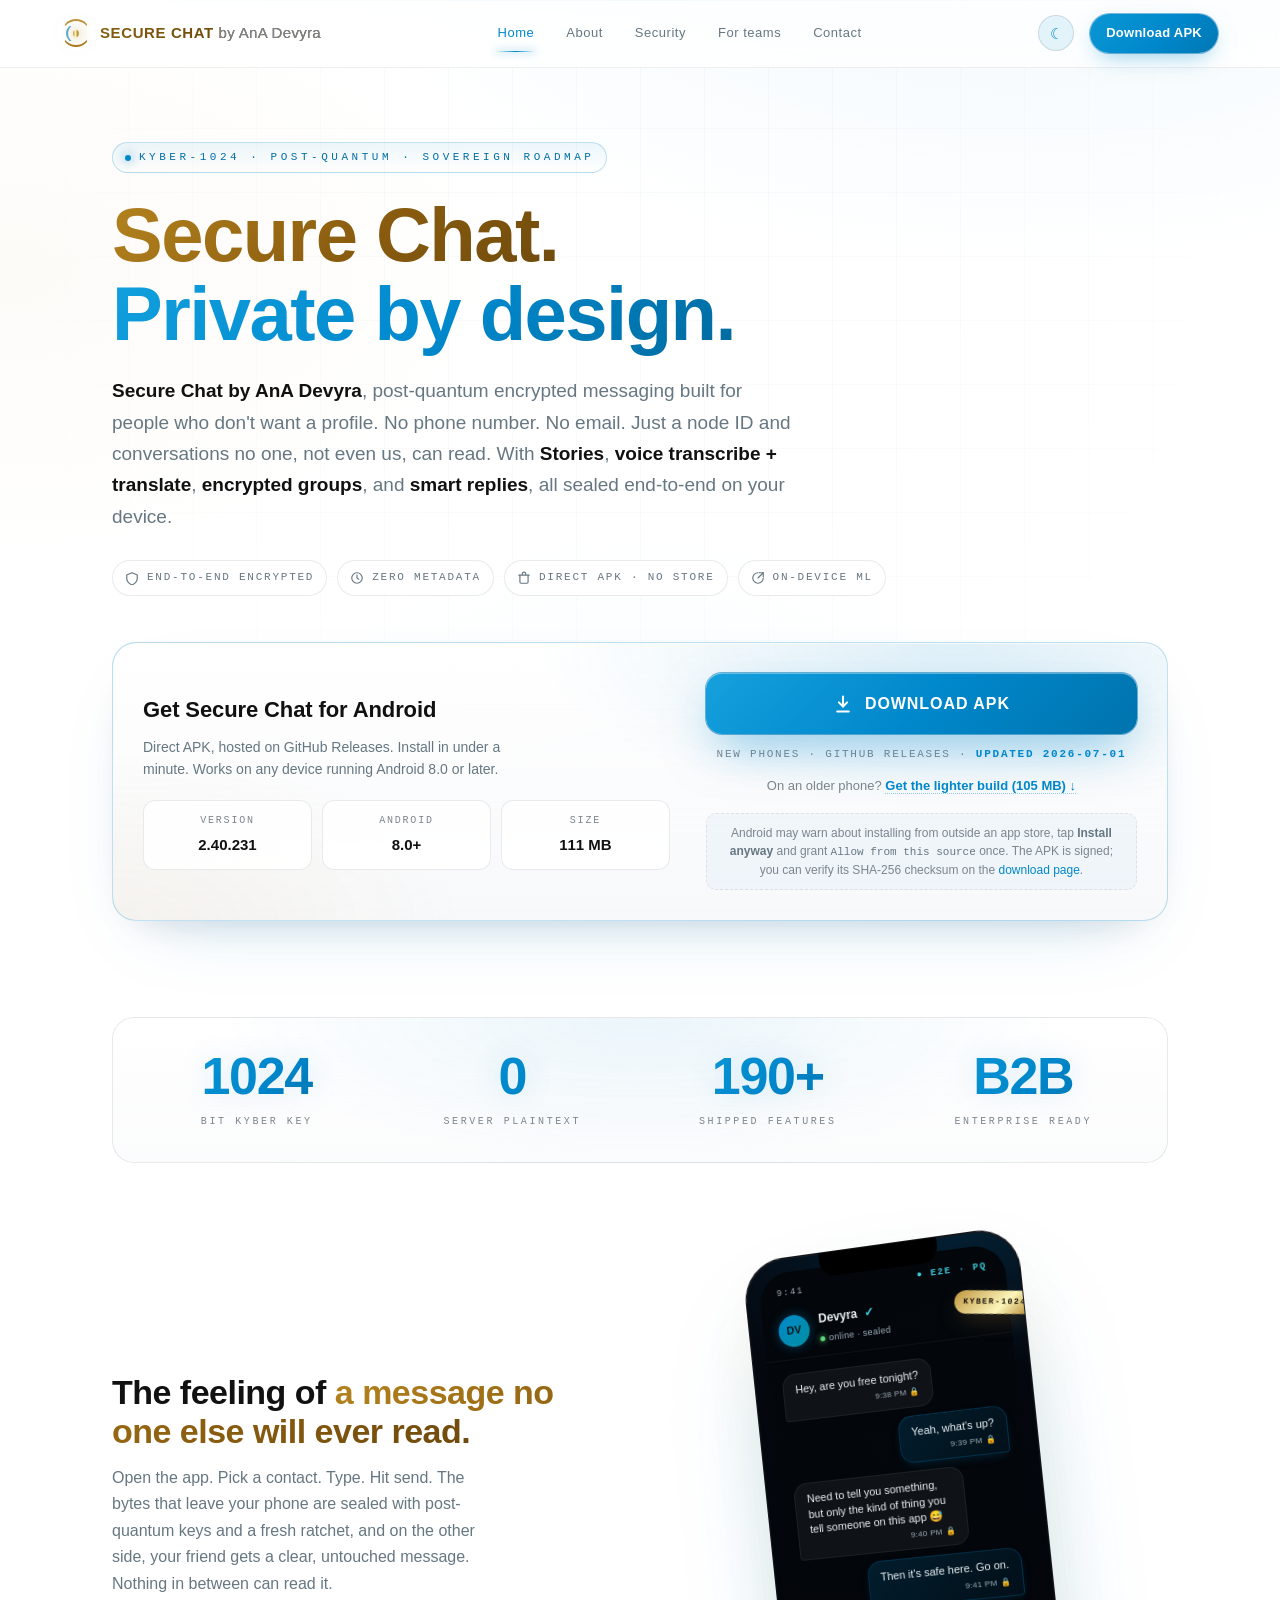
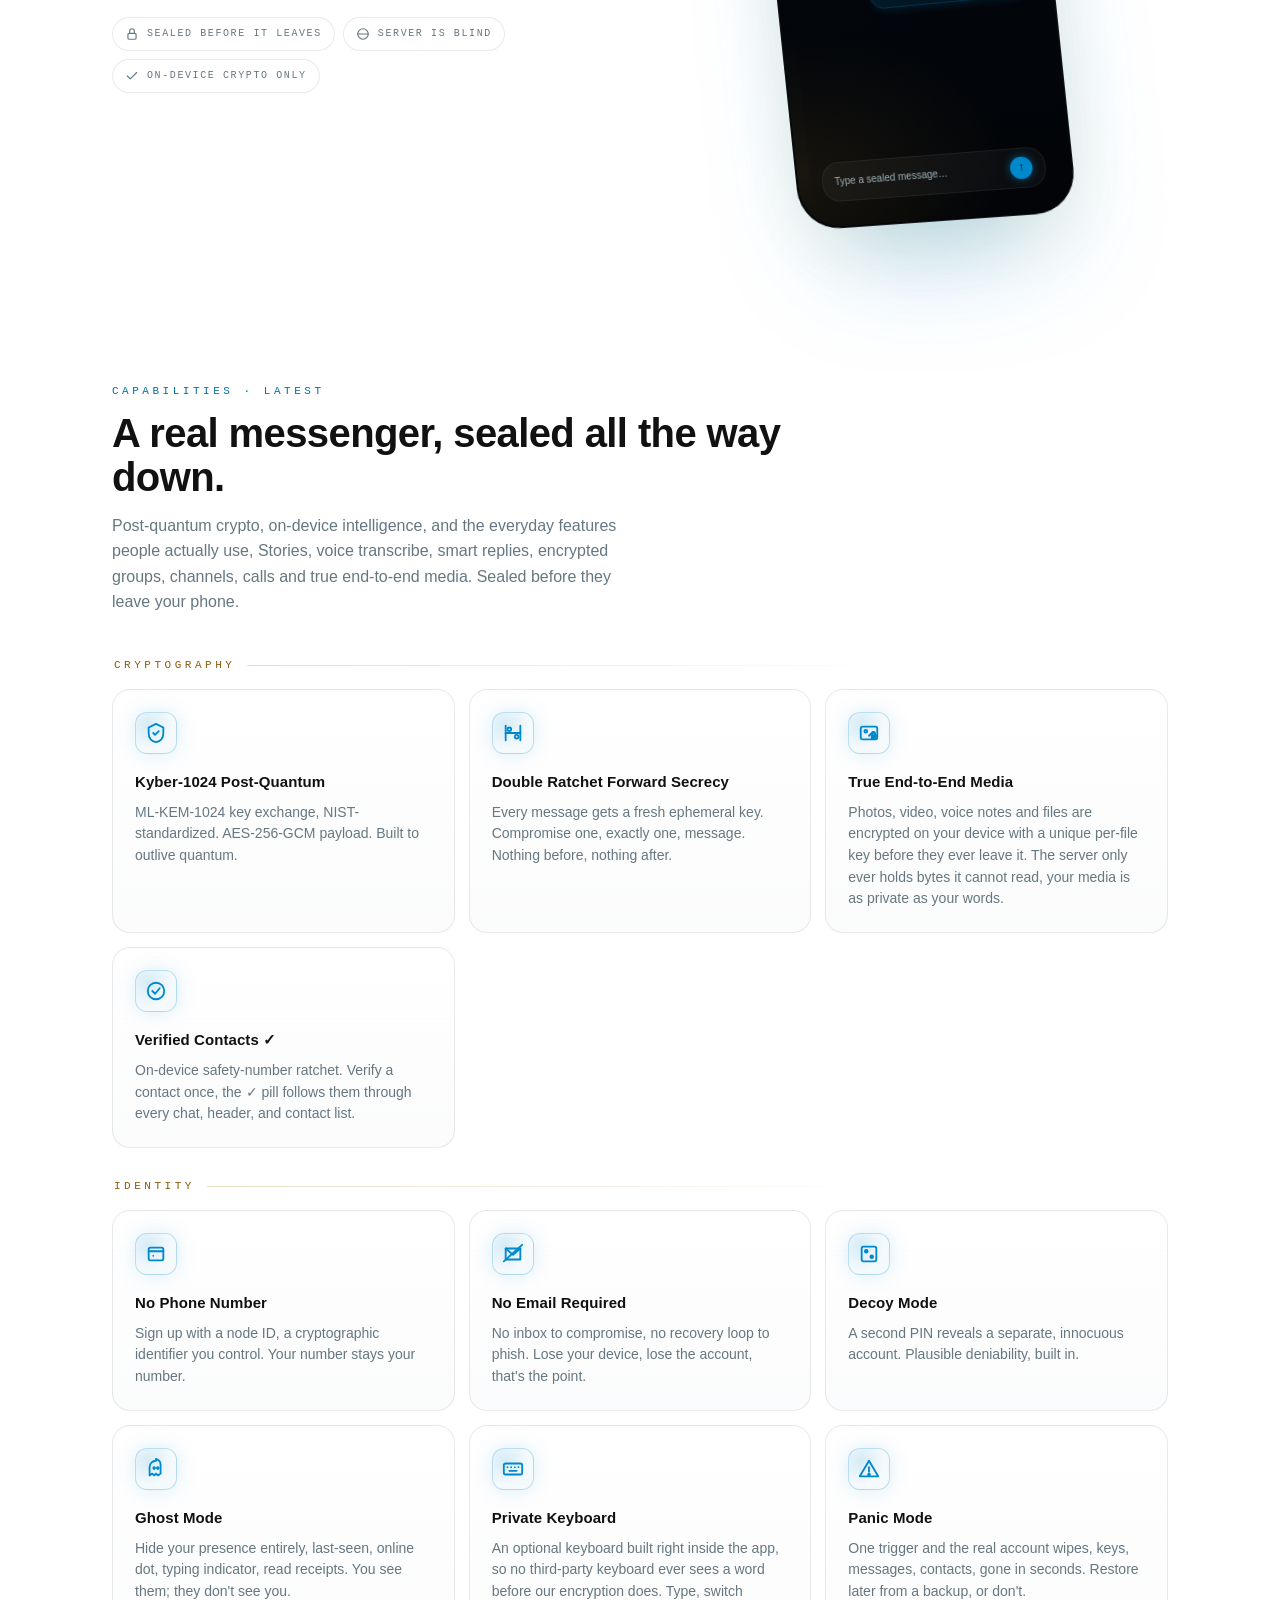
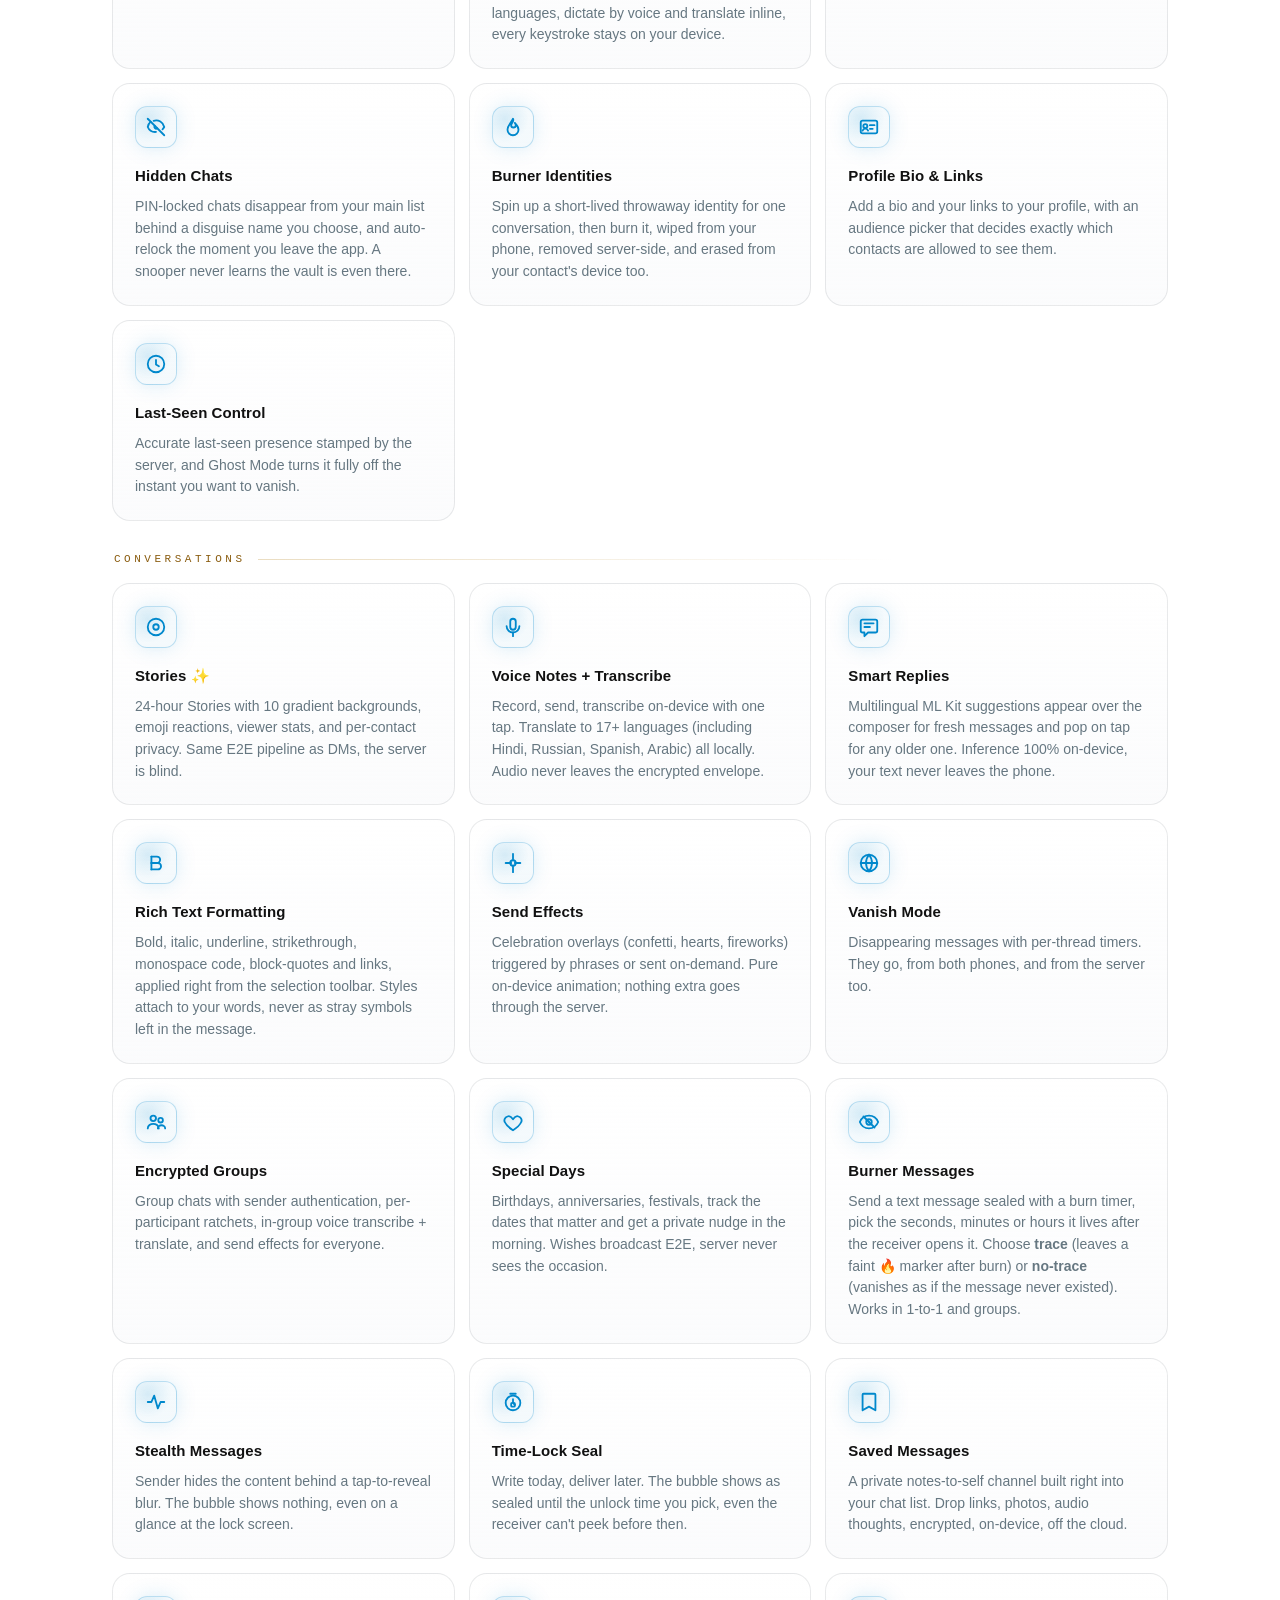
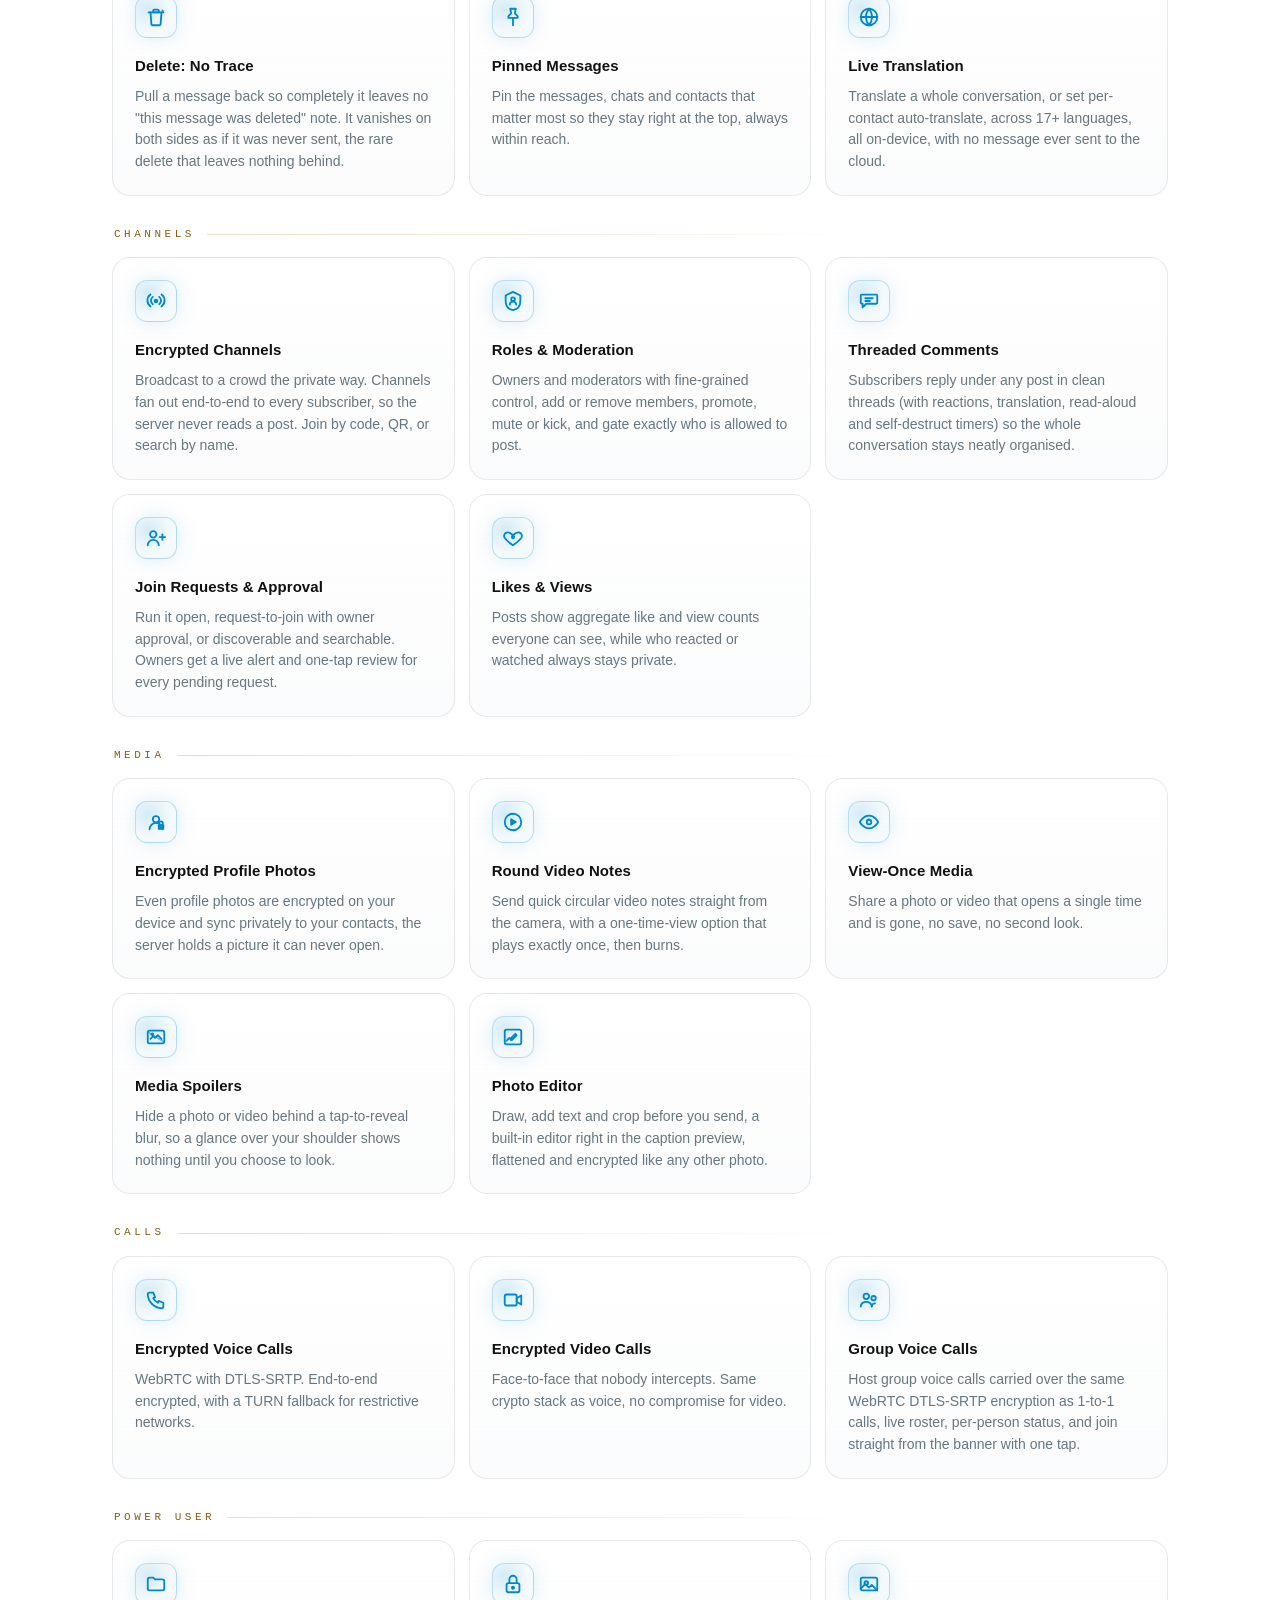
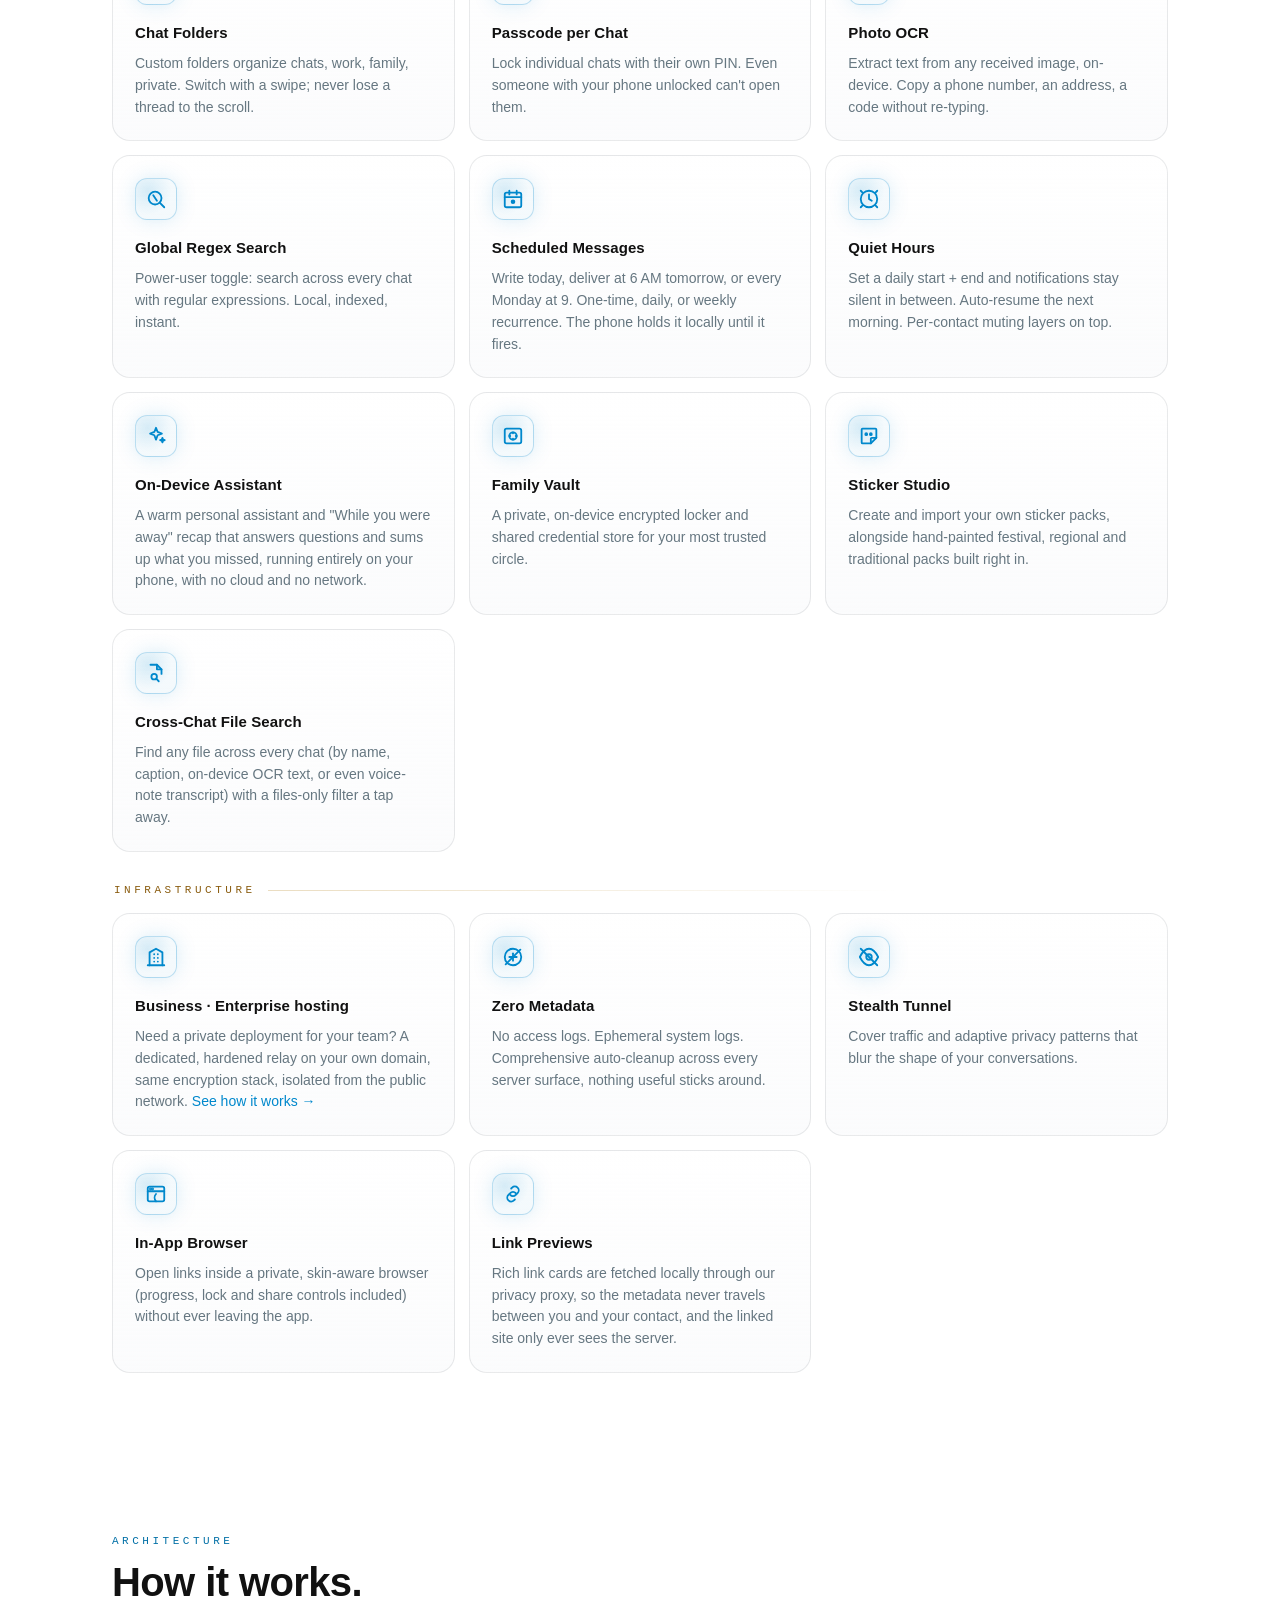
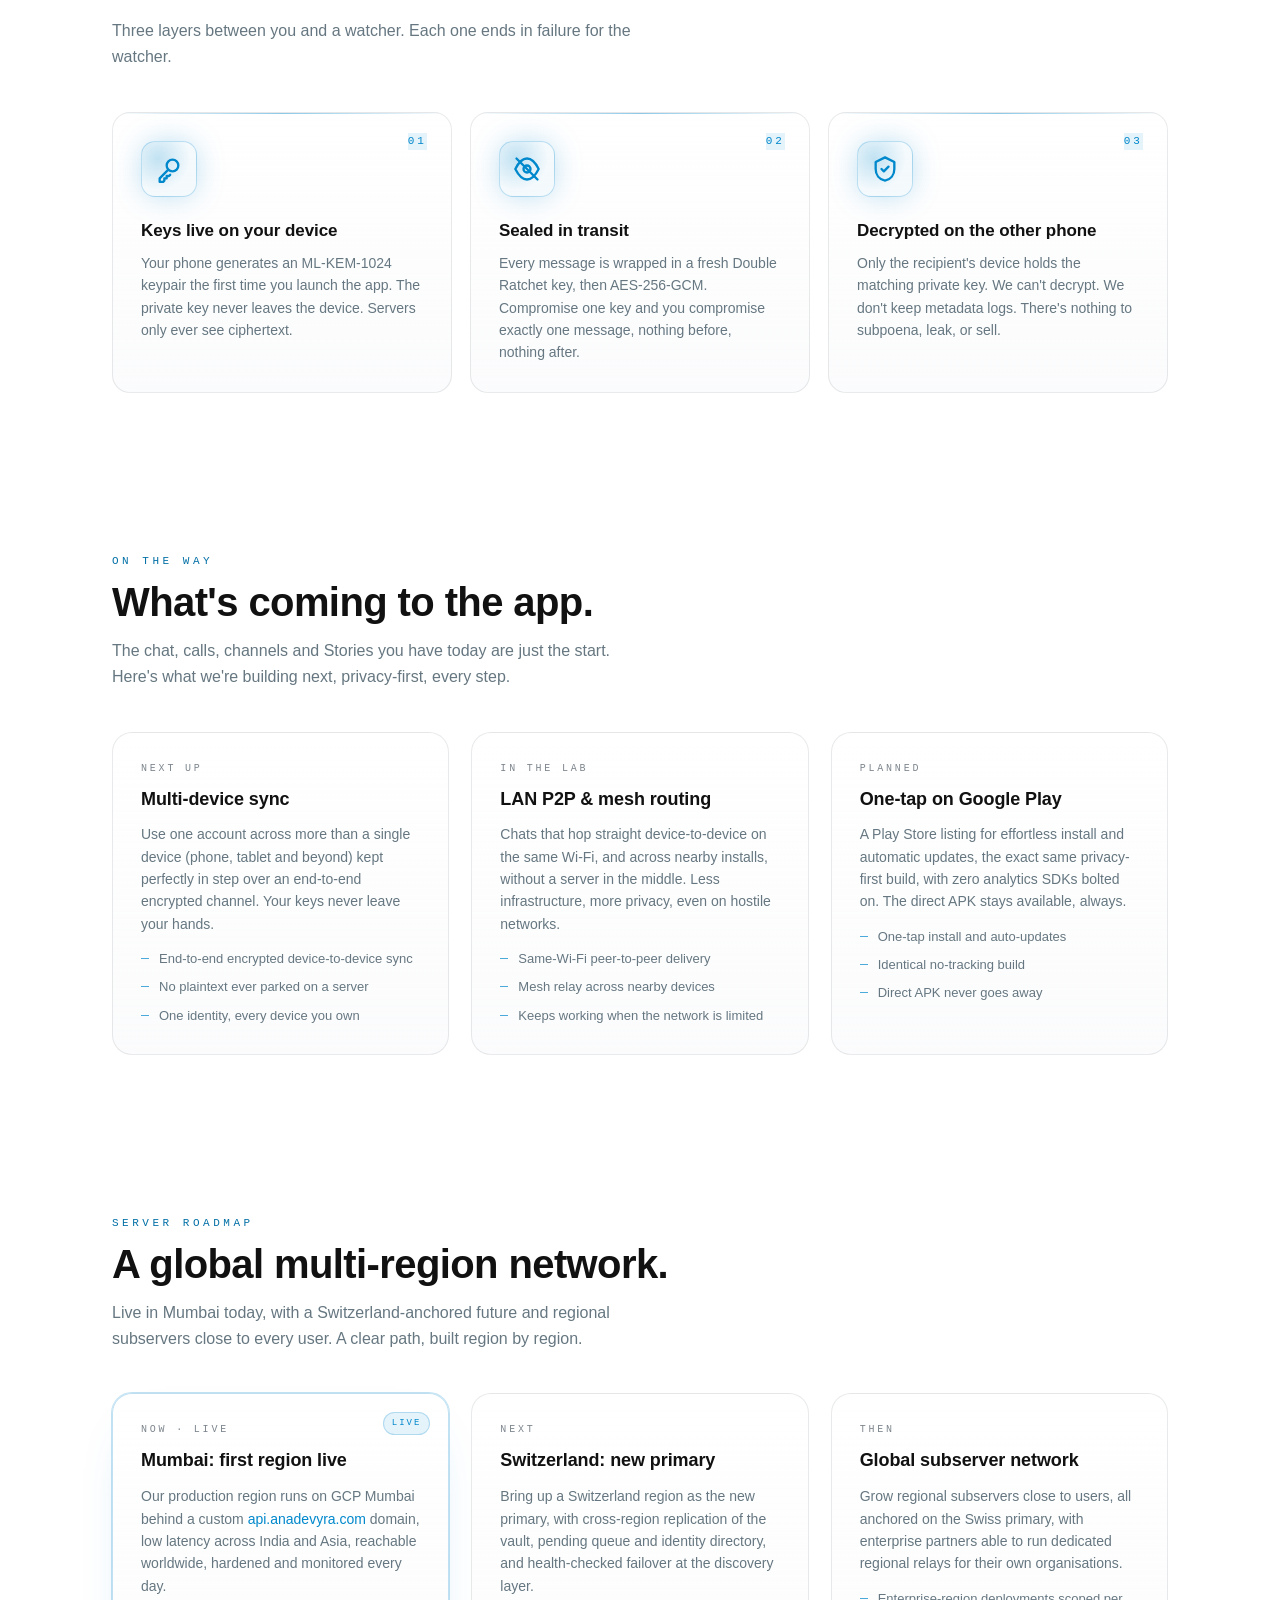
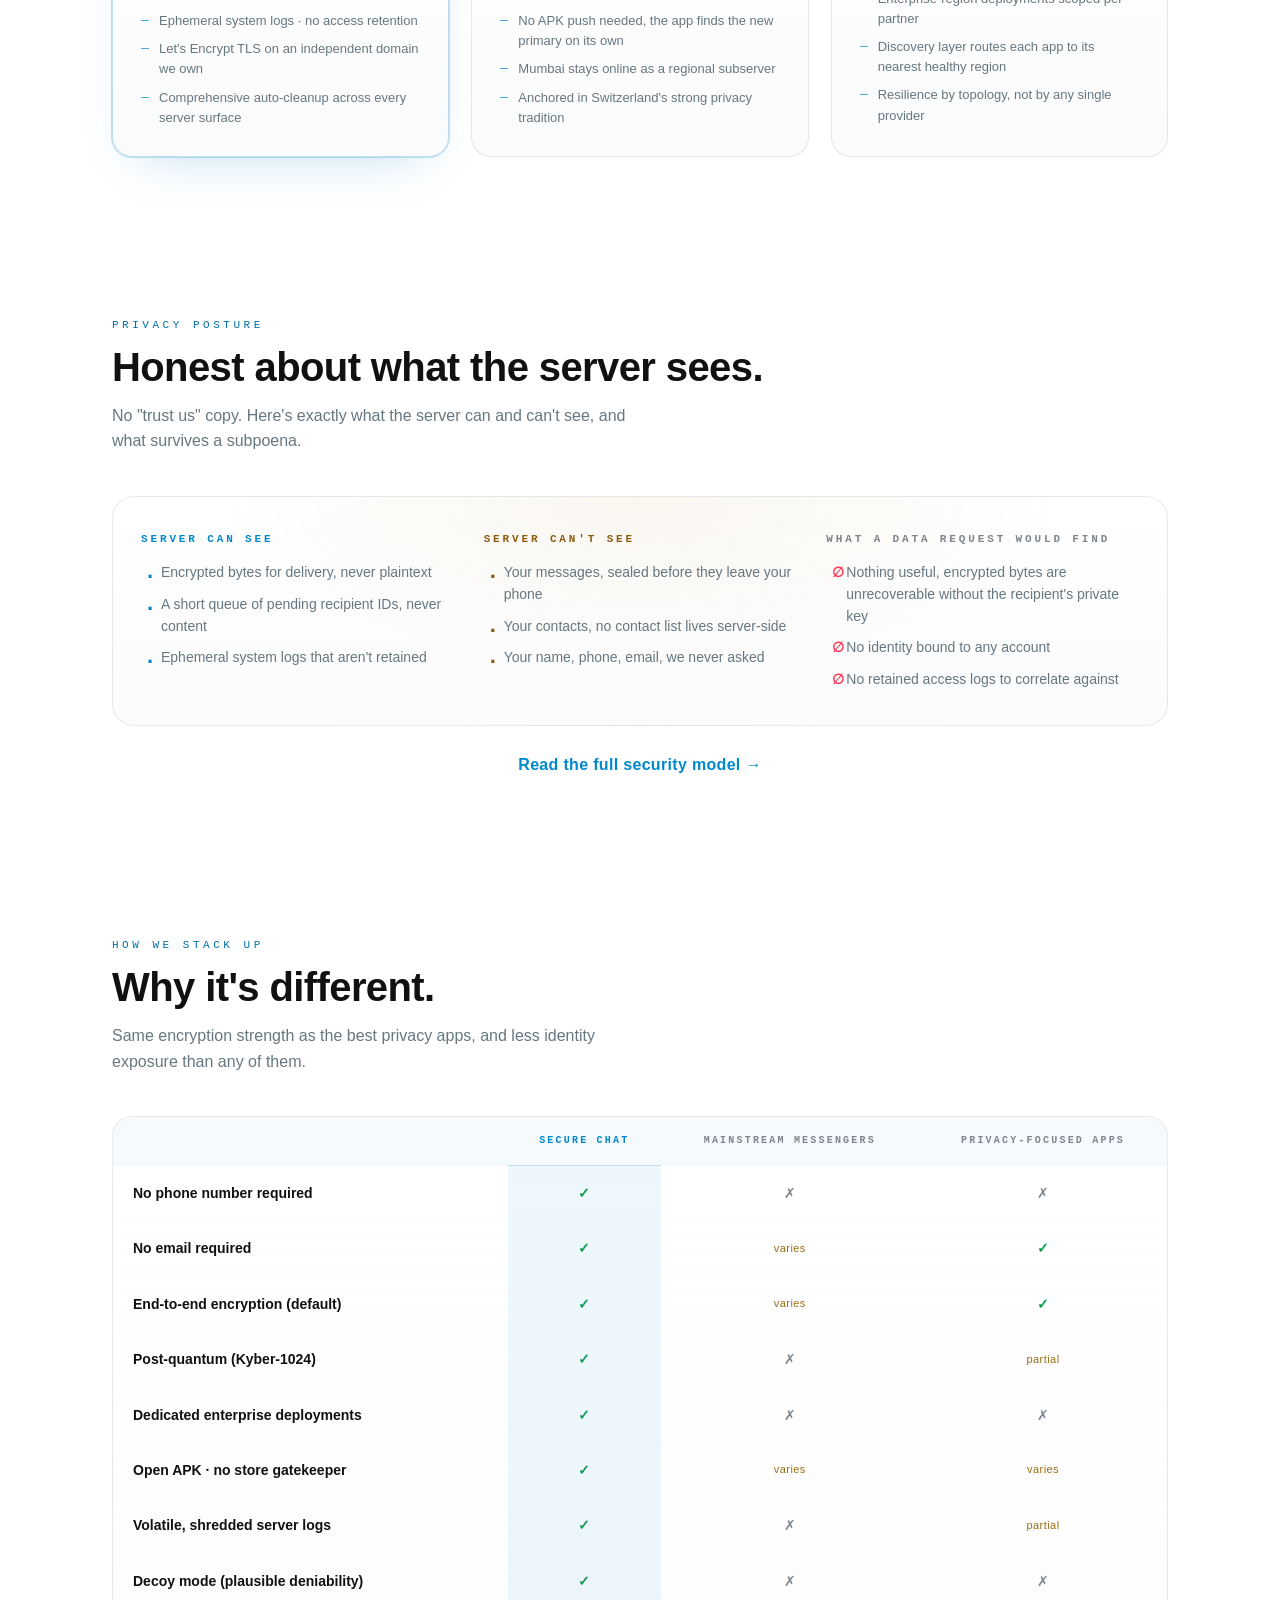
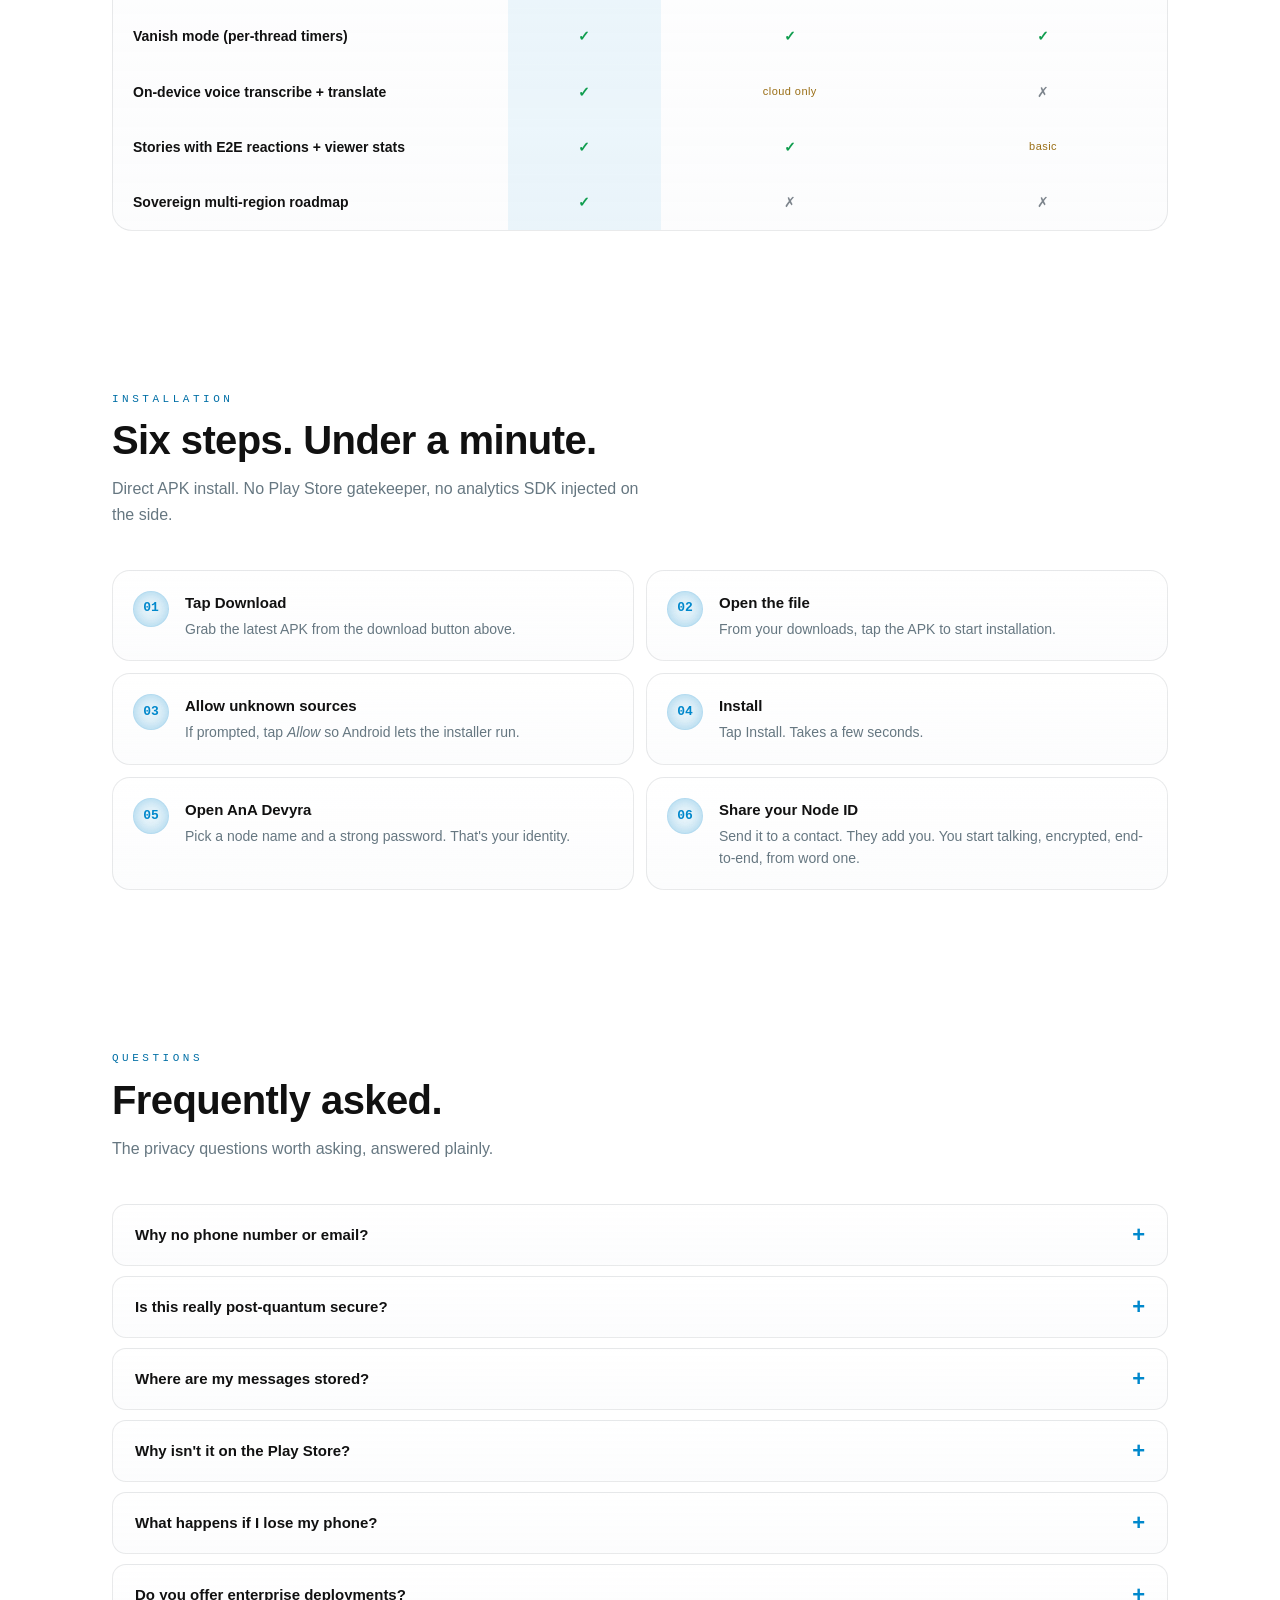
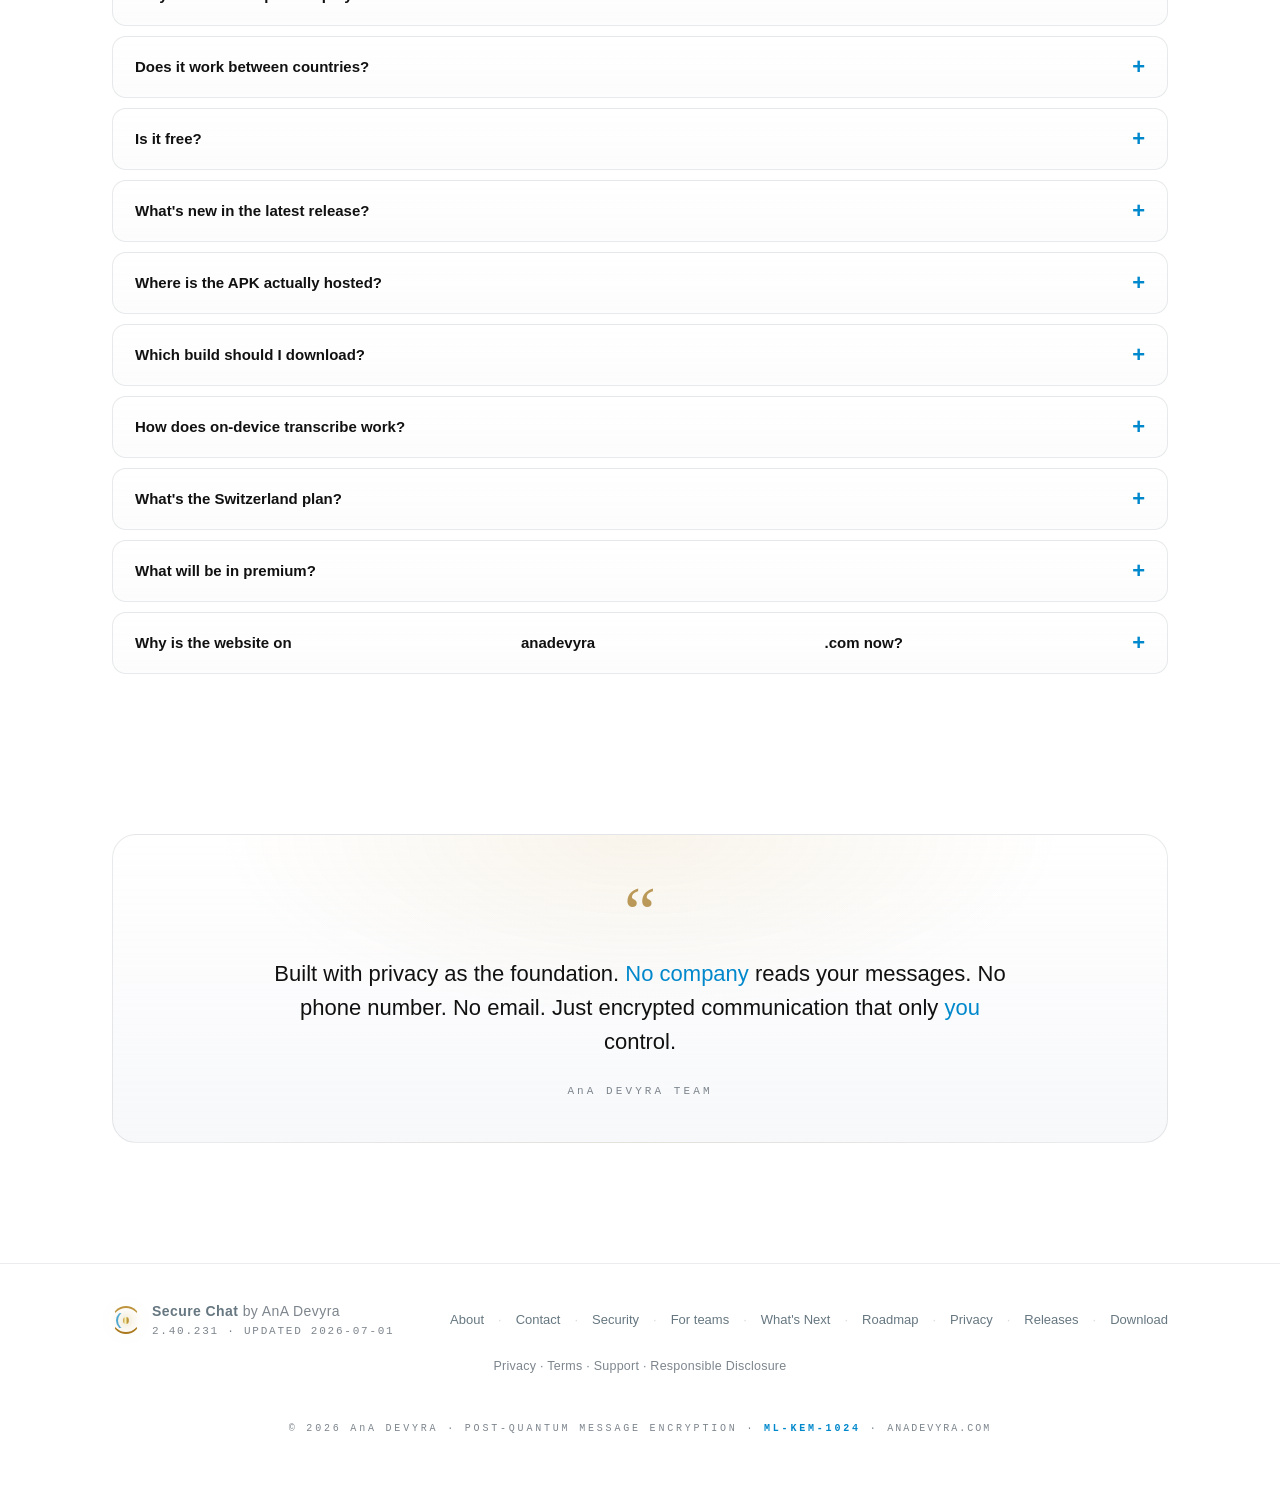
<file: index.html>
<!doctype html>
<html lang="en">
<head>
<meta charset="utf-8">
<meta name="viewport" content="width=device-width,initial-scale=1,viewport-fit=cover">
<meta name="theme-color" content="#FFFFFF">
<meta http-equiv="cache-control" content="no-cache, must-revalidate">
<meta http-equiv="pragma" content="no-cache">
<script>(()=>{try{var t=localStorage.getItem('theme');var dark=(t==='cyber');if(!dark)document.documentElement.setAttribute('data-theme','clarity');var m=document.querySelector('meta[name=theme-color]');if(m)m.setAttribute('content',dark?'#010204':'#FFFFFF');}catch(e){}})();</script>
<meta name="description" content="Secure Chat by AnA Devyra, post-quantum encrypted messaging. Encrypted groups, channels, calls, Stories, voice transcribe, smart replies, and true end-to-end media. No phone, no email. Dedicated enterprise deployments on request.">
<meta property="og:title" content="Secure Chat by AnA Devyra: Post-Quantum Encrypted Messaging">
<meta property="og:description" content="Post-quantum encrypted messaging (ML-KEM-1024). Encrypted groups, channels, Stories, voice transcribe, end-to-end media, and WebRTC-secured calls. No phone. No email. Sovereign Swiss roadmap.">
<meta property="og:type" content="website">
<meta property="og:url" content="https://anadevyra.com">
<meta property="og:image" content="https://anadevyra.com/og-image.png">
<meta property="og:image:width" content="1200">
<meta property="og:image:height" content="630">
<meta property="og:image:alt" content="Secure Chat by AnA Devyra: Post-Quantum Encrypted Messaging">
<meta name="twitter:card" content="summary_large_image">
<meta name="twitter:title" content="Secure Chat by AnA Devyra">
<meta name="twitter:description" content="Post-quantum encrypted messaging. No phone. No email. Just privacy.">
<meta name="twitter:image" content="https://anadevyra.com/og-image.png">
<link rel="canonical" href="https://anadevyra.com/">
<title>Secure Chat by AnA Devyra: Post-Quantum Encrypted Messaging</title>
<link rel="icon" type="image/svg+xml" href="data:image/svg+xml;utf8,<svg xmlns='http://www.w3.org/2000/svg' viewBox='0 0 64 64'><circle cx='32' cy='32' r='28' fill='%23010204'/><path d='M32 6 a26 26 0 0 1 0 52' fill='none' stroke='%23BF953F' stroke-width='4' stroke-linecap='round'/><path d='M32 58 a26 26 0 0 1 0 -52' fill='none' stroke='%23AA771C' stroke-width='4' stroke-linecap='round' opacity='.7'/><path d='M14 32 a18 18 0 0 1 18 -18' fill='none' stroke='%2300f2ff' stroke-width='3' stroke-linecap='round'/><path d='M50 32 a14 14 0 0 1 -14 14' fill='none' stroke='white' stroke-width='2.5' stroke-linecap='round'/><circle cx='32' cy='32' r='7' fill='%23FCF6BA'/><circle cx='32' cy='32' r='7' fill='url(%23gold-grad)'/><defs><radialGradient id='gold-grad' cx='40%25' cy='40%25'><stop offset='0' stop-color='%23FCF6BA'/><stop offset='1' stop-color='%23AA771C'/></radialGradient></defs></svg>">
<link rel="stylesheet" href="/assets/style.css?v=240179d">
</head>
<body>

<div class="bg-layer"></div>
<div class="grid-layer"></div>
<div class="scan-line"></div>

<!-- ─── shared animated aura-ring brand logo symbol ─── -->
<svg width="0" height="0" style="position:absolute" aria-hidden="true">
  <defs>
    <linearGradient id="gC" x1="0" y1="0" x2="0" y2="1">
      <stop offset="0" stop-color="#a8fbff"/>
      <stop offset="1" stop-color="#0290a0"/>
    </linearGradient>
    <linearGradient id="gG" x1="0" y1="0" x2="0" y2="1">
      <stop offset="0" stop-color="#FCF6BA"/>
      <stop offset="1" stop-color="#AA771C"/>
    </linearGradient>
    <radialGradient id="gGlow" cx="50%" cy="50%" r="50%">
      <stop offset="0" stop-color="#00f2ff" stop-opacity=".35"/>
      <stop offset="1" stop-color="#00f2ff" stop-opacity="0"/>
    </radialGradient>
  </defs>
  <symbol id="aura-logo" viewBox="0 0 200 200">
    <!-- central radial glow -->
    <circle cx="100" cy="100" r="80" fill="url(#gGlow)"/>
    <!-- aura rings (animated pulse, staggered) -->
    <circle class="aura-ring"     cx="100" cy="100" r="90" fill="none" stroke="#00f2ff" stroke-width="1" opacity=".35"/>
    <circle class="aura-ring aura-r2" cx="100" cy="100" r="78" fill="none" stroke="#00f2ff" stroke-width="1.2" opacity=".5"/>
    <circle class="aura-ring aura-r3" cx="100" cy="100" r="66" fill="none" stroke="#BF953F" stroke-width="1.2" opacity=".55"/>
    <circle class="aura-ring aura-r4" cx="100" cy="100" r="56" fill="none" stroke="#a8fbff" stroke-width="1.4" opacity=".7"/>
    <!-- HUD tick marks (slowly rotating) -->
    <g class="aura-ticks" stroke="#00f2ff" stroke-width="1.4" stroke-linecap="round">
      <line x1="100" y1="6"  x2="100" y2="14"/>
      <line x1="100" y1="186" x2="100" y2="194"/>
      <line x1="6"   y1="100" x2="14"  y2="100"/>
      <line x1="186" y1="100" x2="194" y2="100"/>
      <line x1="32"  y1="32"  x2="38"  y2="38" opacity=".7"/>
      <line x1="168" y1="32"  x2="162" y2="38" opacity=".7"/>
      <line x1="32"  y1="168" x2="38"  y2="162" opacity=".7"/>
      <line x1="168" y1="168" x2="162" y2="162" opacity=".7"/>
    </g>
    <!-- lock body -->
    <rect x="62" y="95" width="76" height="60" rx="8" fill="url(#gC)" stroke="#a8fbff" stroke-width="1.5"/>
    <!-- lock body highlight -->
    <rect x="65" y="98" width="70" height="6" rx="3" fill="#a8fbff" opacity=".5"/>
    <!-- shackle (gold U) -->
    <path d="M75 95 V80 a25 25 0 0 1 50 0 V95"
          fill="none" stroke="url(#gG)" stroke-width="7" stroke-linecap="round"/>
    <path d="M75 95 V80 a25 25 0 0 1 50 0 V95"
          fill="none" stroke="#FCF6BA" stroke-width="1.5" stroke-linecap="round" opacity=".7"/>
    <!-- keyhole -->
    <circle cx="100" cy="120" r="4.5" fill="#020a12"/>
    <rect x="98" y="122" width="4" height="10" rx="2" fill="#020a12"/>
    <circle class="aura-spark" cx="100" cy="120" r="2" fill="#FCF6BA"/>
  </symbol>
</svg>

<!-- ─── NAV ─── -->
<nav class="nav">
  <div class="nav-inner">
    <a href="/" class="brand">
      <div class="brand-lock aura-orb" aria-hidden="true"><div class="ring r1"></div><div class="ring r2"></div><div class="ring r3"></div><div class="core"></div></div>
      <span class="brand-name">SECURE CHAT <span class="brand-sub">by <span class="bn">AnA</span> Devyra</span></span>
    </a>
    <div class="nav-links">
      <a href="/" class="nav-link active">Home</a>
      <a href="/about/" class="nav-link">About</a>
      <a href="/security/" class="nav-link">Security</a>
      <a href="/business/" class="nav-link">For teams</a>
      <a href="/contact/" class="nav-link">Contact</a>
    </div>
    <button id="theme-toggle" class="theme-toggle" aria-label="Toggle theme" title="Toggle theme">☀</button>
    <a href="/download/" id="nav-cta" class="nav-cta">Download APK</a>
  </div>
</nav>

<!-- ─── HERO ─── -->
<header class="hero">
  <div class="wrap">
    <span class="eyebrow"><span class="dot"></span>Kyber-1024 · Post-Quantum · Sovereign Roadmap</span>
    <h1 class="h1">
      <span class="h1-gold">Secure Chat.</span><br>
      <span class="h1-cyan">Private by design.</span>
    </h1>
    <p class="lede">
      <strong>Secure Chat by <span class="bn">AnA</span> Devyra</strong>, post-quantum encrypted
      messaging built for people who don't want a profile. No phone number. No email. Just a node
      ID and conversations no one, not even us, can read. With <strong>Stories</strong>,
      <strong>voice transcribe + translate</strong>, <strong>encrypted groups</strong>, and
      <strong>smart replies</strong>, all sealed end-to-end on your device.
    </p>

    <div class="meta-row">
      <span class="chip">
        <svg viewBox="0 0 24 24" fill="none" stroke="currentColor" stroke-width="2" stroke-linecap="round" stroke-linejoin="round"><path d="M12 3l9 4v6c0 5-3.5 8.5-9 11C6.5 21.5 3 18 3 13V7l9-4z"/></svg>
        End-to-end encrypted
      </span>
      <span class="chip">
        <svg viewBox="0 0 24 24" fill="none" stroke="currentColor" stroke-width="2" stroke-linecap="round" stroke-linejoin="round"><circle cx="12" cy="12" r="9"/><path d="M12 7v5l3 2"/></svg>
        Zero metadata
      </span>
      <span class="chip">
        <svg viewBox="0 0 24 24" fill="none" stroke="currentColor" stroke-width="2" stroke-linecap="round" stroke-linejoin="round"><path d="M3 7h18M5 7v12a2 2 0 0 0 2 2h10a2 2 0 0 0 2-2V7M9 7V5a3 3 0 0 1 6 0v2"/></svg>
        Direct APK · no store
      </span>
      <span class="chip">
        <svg viewBox="0 0 24 24" fill="none" stroke="currentColor" stroke-width="2" stroke-linecap="round" stroke-linejoin="round"><path d="M21 12a9 9 0 1 1-9-9"/><path d="M21 3l-9 9"/><path d="M14 3h7v7"/></svg>
        On-device ML
      </span>
    </div>

    <!-- ─── DOWNLOAD CARD ─── -->
    <div class="download" id="download">
      <div class="download-grid">
        <div>
          <div class="dl-title">Get Secure Chat for Android</div>
          <p class="dl-sub">
            Direct APK, hosted on GitHub Releases. Install in under a minute. Works on any device
            running Android 8.0 or later.
          </p>
          <div class="dl-stats">
            <div class="stat"><div class="stat-k">Version</div><div class="stat-v" id="stat-version">2.40.231</div></div>
            <div class="stat"><div class="stat-k">Android</div><div class="stat-v" id="stat-android">8.0+</div></div>
            <div class="stat"><div class="stat-k">Size</div><div class="stat-v" id="stat-size">111 MB</div></div>
          </div>
        </div>
        <div class="dl-cta-wrap">
          <a class="dl-cta" id="dl-cta" href="https://github.com/anadevyra/anadevyra.github.io/releases/latest/download/aura-arm64-v8a-release.apk" rel="noopener">
            <svg viewBox="0 0 24 24" fill="none" stroke="currentColor" stroke-width="2.4" stroke-linecap="round" stroke-linejoin="round" aria-hidden="true"><path d="M12 3v12"/><path d="M7 10l5 5 5-5"/><path d="M5 21h14"/></svg>
            Download APK
          </a>
          <div class="dl-meta">New phones · GitHub Releases · <b id="dl-updated">Updated 2026-06-30</b></div>
          <div class="dl-alt">On an older phone? <a id="dl-alt-link" href="https://github.com/anadevyra/anadevyra.github.io/releases/latest/download/aura-armeabi-v7a-release.apk" rel="noopener">Get the lighter build (<span id="dl-alt-size">105</span> MB) ↓</a></div>
          <div class="dl-note">Android may warn about installing from outside an app store, tap <b>Install anyway</b> and grant <em>Allow from this source</em> once. The APK is signed; you can verify its SHA-256 checksum on the <a href="/download/" style="color:var(--cyan);text-decoration:none">download page</a>.</div>
        </div>
      </div>
    </div>
  </div>
</header>

<!-- ─── STATS BAND ─── -->
<section class="stats-section">
  <div class="wrap">
    <div class="stats-band reveal">
      <div class="stat-big">
        <div class="stat-big-v">1024</div>
        <div class="stat-big-k">Bit Kyber Key</div>
      </div>
      <div class="stat-big">
        <div class="stat-big-v">0</div>
        <div class="stat-big-k">Server Plaintext</div>
      </div>
      <div class="stat-big">
        <div class="stat-big-v">190+</div>
        <div class="stat-big-k">Shipped Features</div>
      </div>
      <div class="stat-big">
        <div class="stat-big-v gold">B2B</div>
        <div class="stat-big-k">Enterprise Ready</div>
      </div>
    </div>
  </div>
</section>

<!-- ─── PHONE MOCKUP ─── -->
<section class="mockup-section">
  <div class="wrap">
    <div class="mockup-grid">
      <div class="mockup-copy reveal">
        <h3>The feeling of <span class="glow">a message no one else will ever read.</span></h3>
        <p>Open the app. Pick a contact. Type. Hit send. The bytes that leave your phone are
          sealed with post-quantum keys and a fresh ratchet, and on the other side, your friend
          gets a clear, untouched message. Nothing in between can read it.</p>
        <div class="mockup-chips">
          <span class="chip">
            <svg viewBox="0 0 24 24" fill="none" stroke="currentColor" stroke-width="2" stroke-linecap="round" stroke-linejoin="round"><rect x="5" y="11" width="14" height="10" rx="2"/><path d="M8 11V7a4 4 0 0 1 8 0v4"/></svg>
            Sealed before it leaves
          </span>
          <span class="chip">
            <svg viewBox="0 0 24 24" fill="none" stroke="currentColor" stroke-width="2" stroke-linecap="round" stroke-linejoin="round"><circle cx="12" cy="12" r="9"/><path d="M3 12h18"/></svg>
            Server is blind
          </span>
          <span class="chip">
            <svg viewBox="0 0 24 24" fill="none" stroke="currentColor" stroke-width="2" stroke-linecap="round" stroke-linejoin="round"><polyline points="20 6 9 17 4 12"/></svg>
            On-device crypto only
          </span>
        </div>
      </div>
      <div class="phone-wrap reveal">
        <div class="phone" aria-hidden="true">
          <div class="seal-pq">KYBER-1024</div>
          <div class="phone-screen">
            <div class="phone-statusbar">
              <span>9:41</span>
              <span><b>● E2E · PQ</b></span>
            </div>
            <div class="phone-header">
              <div class="phone-avatar">DV</div>
              <div class="phone-meta">
                <div class="phone-name">Devyra <span class="vcheck">✓</span></div>
                <div class="phone-status"><span class="dot"></span>online · sealed</div>
              </div>
            </div>
            <div class="phone-feed">
              <div class="bubble in">Hey, are you free tonight?<span class="time">9:38 PM<span class="lock">🔒</span></span></div>
              <div class="bubble out">Yeah, what's up?<span class="time">9:39 PM<span class="lock">🔒</span></span></div>
              <div class="bubble in">Need to tell you something, but only the kind of thing you tell someone on this app 😅<span class="time">9:40 PM<span class="lock">🔒</span></span></div>
              <div class="bubble out">Then it's safe here. Go on.<span class="time">9:41 PM<span class="lock">🔒</span></span></div>
            </div>
            <div class="phone-composer">
              <div class="phone-composer-text">Type a sealed message…</div>
              <div class="phone-composer-send">↑</div>
            </div>
          </div>
        </div>
      </div>
    </div>
  </div>
</section>

<!-- ─── FEATURES ─── -->
<section id="features">
  <div class="wrap">
    <div class="section-head reveal">
      <div class="section-eyebrow">Capabilities · Latest</div>
      <h2 class="section-title">A real messenger, sealed all the way down.</h2>
      <p class="section-sub">Post-quantum crypto, on-device intelligence, and the everyday features
        people actually use, Stories, voice transcribe, smart replies, encrypted groups, channels,
        calls and true end-to-end media. Sealed before they leave your phone.</p>
    </div>

    <div class="cluster-label reveal">Cryptography</div>
    <div class="features">
      <div class="feat reveal">
        <div class="feat-icon"><svg viewBox="0 0 24 24" fill="none" stroke="currentColor" stroke-width="2" stroke-linecap="round" stroke-linejoin="round"><path d="M12 2l8 4v6c0 5-3 9-8 10-5-1-8-5-8-10V6l8-4z"/><path d="M9 12l2 2 4-4"/></svg></div>
        <div class="feat-title">Kyber-1024 Post-Quantum</div>
        <div class="feat-desc">ML-KEM-1024 key exchange, NIST-standardized. AES-256-GCM payload. Built to outlive quantum.</div>
      </div>
      <div class="feat reveal">
        <div class="feat-icon"><svg viewBox="0 0 24 24" fill="none" stroke="currentColor" stroke-width="2" stroke-linecap="round" stroke-linejoin="round"><path d="M4 4v16"/><path d="M20 4v16"/><path d="M4 12h16"/><circle cx="8" cy="8" r="2"/><circle cx="16" cy="16" r="2"/></svg></div>
        <div class="feat-title">Double Ratchet Forward Secrecy</div>
        <div class="feat-desc">Every message gets a fresh ephemeral key. Compromise one, exactly one, message. Nothing before, nothing after.</div>
      </div>
      <div class="feat reveal">
        <div class="feat-icon"><svg viewBox="0 0 24 24" fill="none" stroke="currentColor" stroke-width="2" stroke-linecap="round" stroke-linejoin="round"><rect x="3" y="5" width="18" height="14" rx="2"/><circle cx="8.5" cy="10" r="1.5"/><path d="M21 16l-5-5-4 4"/><rect x="14" y="13.5" width="6" height="5" rx="1" fill="currentColor" stroke="none"/><path d="M15.4 13.5v-1a1.6 1.6 0 0 1 3.2 0v1"/></svg></div>
        <div class="feat-title">True End-to-End Media</div>
        <div class="feat-desc">Photos, video, voice notes and files are encrypted on your device with a unique per-file key before they ever leave it. The server only ever holds bytes it cannot read, your media is as private as your words.</div>
      </div>
      <div class="feat reveal">
        <div class="feat-icon"><svg viewBox="0 0 24 24" fill="none" stroke="currentColor" stroke-width="2" stroke-linecap="round" stroke-linejoin="round"><circle cx="12" cy="12" r="9"/><path d="M8 12l3 3 5-6"/></svg></div>
        <div class="feat-title">Verified Contacts ✓</div>
        <div class="feat-desc">On-device safety-number ratchet. Verify a contact once, the ✓ pill follows them through every chat, header, and contact list.</div>
      </div>
    </div>

    <div class="cluster-label reveal">Identity</div>
    <div class="features">
      <div class="feat reveal">
        <div class="feat-icon"><svg viewBox="0 0 24 24" fill="none" stroke="currentColor" stroke-width="2" stroke-linecap="round" stroke-linejoin="round"><rect x="4" y="5" width="16" height="14" rx="2"/><line x1="4" y1="9" x2="20" y2="9"/><line x1="9" y1="14" x2="9" y2="14"/></svg></div>
        <div class="feat-title">No Phone Number</div>
        <div class="feat-desc">Sign up with a node ID, a cryptographic identifier you control. Your number stays your number.</div>
      </div>
      <div class="feat reveal">
        <div class="feat-icon"><svg viewBox="0 0 24 24" fill="none" stroke="currentColor" stroke-width="2" stroke-linecap="round" stroke-linejoin="round"><path d="M4 6h16v12H4z"/><path d="M4 6l8 7 8-7"/><line x1="2" y1="20" x2="22" y2="2"/></svg></div>
        <div class="feat-title">No Email Required</div>
        <div class="feat-desc">No inbox to compromise, no recovery loop to phish. Lose your device, lose the account, that's the point.</div>
      </div>
      <div class="feat reveal">
        <div class="feat-icon"><svg viewBox="0 0 24 24" fill="none" stroke="currentColor" stroke-width="2" stroke-linecap="round" stroke-linejoin="round"><rect x="4" y="4" width="16" height="16" rx="2"/><circle cx="9" cy="9" r="1.5" fill="currentColor"/><circle cx="15" cy="15" r="1.5" fill="currentColor"/></svg></div>
        <div class="feat-title">Decoy Mode</div>
        <div class="feat-desc">A second PIN reveals a separate, innocuous account. Plausible deniability, built in.</div>
      </div>
      <div class="feat reveal">
        <div class="feat-icon"><svg viewBox="0 0 24 24" fill="none" stroke="currentColor" stroke-width="2" stroke-linecap="round" stroke-linejoin="round"><path d="M12 3a7 7 0 0 0-7 7v9l3-2 2 2 2-2 2 2 3-2v-9a7 7 0 0 0-5-7z"/><circle cx="10" cy="11" r="1" fill="currentColor"/><circle cx="14" cy="11" r="1" fill="currentColor"/></svg></div>
        <div class="feat-title">Ghost Mode</div>
        <div class="feat-desc">Hide your presence entirely, last-seen, online dot, typing indicator, read receipts. You see them; they don't see you.</div>
      </div>
      <div class="feat reveal">
        <div class="feat-icon"><svg viewBox="0 0 24 24" fill="none" stroke="currentColor" stroke-width="2" stroke-linecap="round" stroke-linejoin="round"><rect x="2" y="6" width="20" height="12" rx="2"/><line x1="6" y1="10" x2="6" y2="10"/><line x1="10" y1="10" x2="10" y2="10"/><line x1="14" y1="10" x2="14" y2="10"/><line x1="18" y1="10" x2="18" y2="10"/><line x1="8" y1="14" x2="16" y2="14"/></svg></div>
        <div class="feat-title">Private Keyboard</div>
        <div class="feat-desc">An optional keyboard built right inside the app, so no third-party keyboard ever sees a word before our encryption does. Type, switch languages, dictate by voice and translate inline, every keystroke stays on your device.</div>
      </div>
      <div class="feat reveal">
        <div class="feat-icon"><svg viewBox="0 0 24 24" fill="none" stroke="currentColor" stroke-width="2" stroke-linecap="round" stroke-linejoin="round"><path d="M12 3l10 17H2L12 3z"/><line x1="12" y1="10" x2="12" y2="15"/><circle cx="12" cy="18" r="1" fill="currentColor"/></svg></div>
        <div class="feat-title">Panic Mode</div>
        <div class="feat-desc">One trigger and the real account wipes, keys, messages, contacts, gone in seconds. Restore later from a backup, or don't.</div>
      </div>
      <div class="feat reveal">
        <div class="feat-icon"><svg viewBox="0 0 24 24" fill="none" stroke="currentColor" stroke-width="2" stroke-linecap="round" stroke-linejoin="round"><path d="M3 3l18 18"/><path d="M10.6 10.6a2 2 0 0 0 2.8 2.8"/><path d="M9.4 5.2A9 9 0 0 1 21 12a10 10 0 0 1-1.9 2.5"/><path d="M6.2 6.2A10 10 0 0 0 3 12a9 9 0 0 0 9 5.4"/></svg></div>
        <div class="feat-title">Hidden Chats</div>
        <div class="feat-desc">PIN-locked chats disappear from your main list behind a disguise name you choose, and auto-relock the moment you leave the app. A snooper never learns the vault is even there.</div>
      </div>
      <div class="feat reveal">
        <div class="feat-icon"><svg viewBox="0 0 24 24" fill="none" stroke="currentColor" stroke-width="2" stroke-linecap="round" stroke-linejoin="round"><path d="M12 3c1.5 3-2 4.5-2 7a2.5 2.5 0 0 0 5 0c0-1-.4-1.8-1-2.4C16.5 10 18 12.3 18 15a6 6 0 0 1-12 0c0-4.5 3.5-6.5 6-12z"/></svg></div>
        <div class="feat-title">Burner Identities</div>
        <div class="feat-desc">Spin up a short-lived throwaway identity for one conversation, then burn it, wiped from your phone, removed server-side, and erased from your contact's device too.</div>
      </div>
      <div class="feat reveal">
        <div class="feat-icon"><svg viewBox="0 0 24 24" fill="none" stroke="currentColor" stroke-width="2" stroke-linecap="round" stroke-linejoin="round"><rect x="3" y="5" width="18" height="14" rx="2"/><circle cx="8" cy="11" r="2.2"/><path d="M13 10h5"/><path d="M13 14h3"/><path d="M5 16c.6-1.6 1.8-2.2 3-2.2s2.4.6 3 2.2"/></svg></div>
        <div class="feat-title">Profile Bio &amp; Links</div>
        <div class="feat-desc">Add a bio and your links to your profile, with an audience picker that decides exactly which contacts are allowed to see them.</div>
      </div>
      <div class="feat reveal">
        <div class="feat-icon"><svg viewBox="0 0 24 24" fill="none" stroke="currentColor" stroke-width="2" stroke-linecap="round" stroke-linejoin="round"><circle cx="12" cy="12" r="9"/><path d="M12 7.5v5l3.2 2"/></svg></div>
        <div class="feat-title">Last-Seen Control</div>
        <div class="feat-desc">Accurate last-seen presence stamped by the server, and Ghost Mode turns it fully off the instant you want to vanish.</div>
      </div>
    </div>

    <div class="cluster-label reveal">Conversations</div>
    <div class="features">
      <div class="feat reveal">
        <div class="feat-icon"><svg viewBox="0 0 24 24" fill="none" stroke="currentColor" stroke-width="2" stroke-linecap="round" stroke-linejoin="round"><circle cx="12" cy="12" r="9"/><circle cx="12" cy="12" r="3"/></svg></div>
        <div class="feat-title">Stories ✨</div>
        <div class="feat-desc">24-hour Stories with 10 gradient backgrounds, emoji reactions, viewer stats, and per-contact privacy. Same E2E pipeline as DMs, the server is blind.</div>
      </div>
      <div class="feat reveal">
        <div class="feat-icon"><svg viewBox="0 0 24 24" fill="none" stroke="currentColor" stroke-width="2" stroke-linecap="round" stroke-linejoin="round"><rect x="9" y="3" width="6" height="12" rx="3"/><path d="M5 11a7 7 0 0 0 14 0"/><line x1="12" y1="18" x2="12" y2="22"/></svg></div>
        <div class="feat-title">Voice Notes + Transcribe</div>
        <div class="feat-desc">Record, send, transcribe on-device with one tap. Translate to 17+ languages (including Hindi, Russian, Spanish, Arabic) all locally. Audio never leaves the encrypted envelope.</div>
      </div>
      <div class="feat reveal">
        <div class="feat-icon"><svg viewBox="0 0 24 24" fill="none" stroke="currentColor" stroke-width="2" stroke-linecap="round" stroke-linejoin="round"><path d="M7 8h10"/><path d="M7 12h6"/><path d="M5 4h14a2 2 0 0 1 2 2v10a2 2 0 0 1-2 2h-8l-4 4v-4H5a2 2 0 0 1-2-2V6a2 2 0 0 1 2-2z"/></svg></div>
        <div class="feat-title">Smart Replies</div>
        <div class="feat-desc">Multilingual ML Kit suggestions appear over the composer for fresh messages and pop on tap for any older one. Inference 100% on-device, your text never leaves the phone.</div>
      </div>
      <div class="feat reveal">
        <div class="feat-icon"><svg viewBox="0 0 24 24" fill="none" stroke="currentColor" stroke-width="2" stroke-linecap="round" stroke-linejoin="round"><path d="M7 5v14"/><path d="M7 5h6a3.5 3.5 0 0 1 0 7H7"/><path d="M7 12h7a3.5 3.5 0 0 1 0 7H7"/></svg></div>
        <div class="feat-title">Rich Text Formatting</div>
        <div class="feat-desc">Bold, italic, underline, strikethrough, monospace code, block-quotes and links, applied right from the selection toolbar. Styles attach to your words, never as stray symbols left in the message.</div>
      </div>
      <div class="feat reveal">
        <div class="feat-icon"><svg viewBox="0 0 24 24" fill="none" stroke="currentColor" stroke-width="2" stroke-linecap="round" stroke-linejoin="round"><path d="M12 2v6"/><path d="M12 16v6"/><path d="M4 12h6"/><path d="M14 12h6"/><circle cx="12" cy="12" r="3"/></svg></div>
        <div class="feat-title">Send Effects</div>
        <div class="feat-desc">Celebration overlays (confetti, hearts, fireworks) triggered by phrases or sent on-demand. Pure on-device animation; nothing extra goes through the server.</div>
      </div>
      <div class="feat reveal">
        <div class="feat-icon"><svg viewBox="0 0 24 24" fill="none" stroke="currentColor" stroke-width="2" stroke-linecap="round" stroke-linejoin="round"><circle cx="12" cy="12" r="9"/><path d="M3 12h18"/><path d="M12 3a14 14 0 0 1 0 18"/><path d="M12 3a14 14 0 0 0 0 18"/></svg></div>
        <div class="feat-title">Vanish Mode</div>
        <div class="feat-desc">Disappearing messages with per-thread timers. They go, from both phones, and from the server too.</div>
      </div>
      <div class="feat reveal">
        <div class="feat-icon"><svg viewBox="0 0 24 24" fill="none" stroke="currentColor" stroke-width="2" stroke-linecap="round" stroke-linejoin="round"><circle cx="9" cy="8" r="3"/><circle cx="17" cy="10" r="2.5"/><path d="M3 19c0-3 3-5 6-5s6 2 6 5"/><path d="M14 19c0-2 2-3.5 4-3.5s4 1.5 4 3.5"/></svg></div>
        <div class="feat-title">Encrypted Groups</div>
        <div class="feat-desc">Group chats with sender authentication, per-participant ratchets, in-group voice transcribe + translate, and send effects for everyone.</div>
      </div>
      <div class="feat reveal">
        <div class="feat-icon"><svg viewBox="0 0 24 24" fill="none" stroke="currentColor" stroke-width="2" stroke-linecap="round" stroke-linejoin="round"><path d="M12 21s-7-4.5-9-9c-1-2 0-5 3-6 2-1 4 0 6 3 2-3 4-4 6-3 3 1 4 4 3 6-2 4.5-9 9-9 9z"/></svg></div>
        <div class="feat-title">Special Days</div>
        <div class="feat-desc">Birthdays, anniversaries, festivals, track the dates that matter and get a private nudge in the morning. Wishes broadcast E2E, server never sees the occasion.</div>
      </div>
      <div class="feat reveal">
        <div class="feat-icon"><svg viewBox="0 0 24 24" fill="none" stroke="currentColor" stroke-width="2" stroke-linecap="round" stroke-linejoin="round"><path d="M2 12c2-5 6-7 10-7s8 2 10 7c-2 5-6 7-10 7s-8-2-10-7z"/><circle cx="12" cy="12" r="3"/><line x1="12" y1="12" x2="12" y2="12.01"/><line x1="6" y1="6" x2="18" y2="18"/></svg></div>
        <div class="feat-title">Burner Messages</div>
        <div class="feat-desc">Send a text message sealed with a burn timer, pick the seconds, minutes or hours it lives after the receiver opens it. Choose <strong>trace</strong> (leaves a faint 🔥 marker after burn) or <strong>no-trace</strong> (vanishes as if the message never existed). Works in 1-to-1 and groups.</div>
      </div>
      <div class="feat reveal">
        <div class="feat-icon"><svg viewBox="0 0 24 24" fill="none" stroke="currentColor" stroke-width="2" stroke-linecap="round" stroke-linejoin="round"><path d="M3 12h4l3-7 4 14 3-7h4"/></svg></div>
        <div class="feat-title">Stealth Messages</div>
        <div class="feat-desc">Sender hides the content behind a tap-to-reveal blur. The bubble shows nothing, even on a glance at the lock screen.</div>
      </div>
      <div class="feat reveal">
        <div class="feat-icon"><svg viewBox="0 0 24 24" fill="none" stroke="currentColor" stroke-width="2" stroke-linecap="round" stroke-linejoin="round"><circle cx="12" cy="13" r="8"/><path d="M12 9v4l2 2"/><path d="M9 3h6"/><rect x="10" y="13" width="4" height="4" rx="1"/></svg></div>
        <div class="feat-title">Time-Lock Seal</div>
        <div class="feat-desc">Write today, deliver later. The bubble shows as sealed until the unlock time you pick, even the receiver can't peek before then.</div>
      </div>
      <div class="feat reveal">
        <div class="feat-icon"><svg viewBox="0 0 24 24" fill="none" stroke="currentColor" stroke-width="2" stroke-linecap="round" stroke-linejoin="round"><path d="M6 3h12a1 1 0 0 1 1 1v17l-7-4-7 4V4a1 1 0 0 1 1-1z"/></svg></div>
        <div class="feat-title">Saved Messages</div>
        <div class="feat-desc">A private notes-to-self channel built right into your chat list. Drop links, photos, audio thoughts, encrypted, on-device, off the cloud.</div>
      </div>
      <div class="feat reveal">
        <div class="feat-icon"><svg viewBox="0 0 24 24" fill="none" stroke="currentColor" stroke-width="2" stroke-linecap="round" stroke-linejoin="round"><path d="M4 7h16"/><path d="M10 4h4a1 1 0 0 1 1 1v2H9V5a1 1 0 0 1 1-1z"/><path d="M6 7l1 13a1 1 0 0 0 1 1h8a1 1 0 0 0 1-1l1-13"/><path d="M19.4 3.2l.6 1.6 1.6.6-1.6.6-.6 1.6-.6-1.6-1.6-.6 1.6-.6z" fill="currentColor" stroke="none"/></svg></div>
        <div class="feat-title">Delete: No Trace</div>
        <div class="feat-desc">Pull a message back so completely it leaves no "this message was deleted" note. It vanishes on both sides as if it was never sent, the rare delete that leaves nothing behind.</div>
      </div>
      <div class="feat reveal">
        <div class="feat-icon"><svg viewBox="0 0 24 24" fill="none" stroke="currentColor" stroke-width="2" stroke-linecap="round" stroke-linejoin="round"><path d="M9 3h6l-1 5 3 3v2H7v-2l3-3-1-5z"/><path d="M12 13v8"/></svg></div>
        <div class="feat-title">Pinned Messages</div>
        <div class="feat-desc">Pin the messages, chats and contacts that matter most so they stay right at the top, always within reach.</div>
      </div>
      <div class="feat reveal">
        <div class="feat-icon"><svg viewBox="0 0 24 24" fill="none" stroke="currentColor" stroke-width="2" stroke-linecap="round" stroke-linejoin="round"><circle cx="12" cy="12" r="9"/><path d="M3 12h18"/><path d="M12 3a14 14 0 0 1 0 18"/><path d="M12 3a14 14 0 0 0 0 18"/></svg></div>
        <div class="feat-title">Live Translation</div>
        <div class="feat-desc">Translate a whole conversation, or set per-contact auto-translate, across 17+ languages, all on-device, with no message ever sent to the cloud.</div>
      </div>
    </div>

    <div class="cluster-label reveal">Channels</div>
    <div class="features">
      <div class="feat reveal">
        <div class="feat-icon"><svg viewBox="0 0 24 24" fill="none" stroke="currentColor" stroke-width="2" stroke-linecap="round" stroke-linejoin="round"><path d="M12 11v2"/><path d="M8.5 7.5a5 5 0 0 0 0 8"/><path d="M15.5 7.5a5 5 0 0 1 0 8"/><path d="M6 5a8 8 0 0 0 0 13"/><path d="M18 5a8 8 0 0 1 0 13"/><circle cx="12" cy="12" r="1.5" fill="currentColor"/></svg></div>
        <div class="feat-title">Encrypted Channels</div>
        <div class="feat-desc">Broadcast to a crowd the private way. Channels fan out end-to-end to every subscriber, so the server never reads a post. Join by code, QR, or search by name.</div>
      </div>
      <div class="feat reveal">
        <div class="feat-icon"><svg viewBox="0 0 24 24" fill="none" stroke="currentColor" stroke-width="2" stroke-linecap="round" stroke-linejoin="round"><path d="M12 2l8 4v6c0 5-3 9-8 10-5-1-8-5-8-10V6l8-4z"/><circle cx="12" cy="10" r="2"/><path d="M8.5 16a3.5 3.5 0 0 1 7 0"/></svg></div>
        <div class="feat-title">Roles &amp; Moderation</div>
        <div class="feat-desc">Owners and moderators with fine-grained control, add or remove members, promote, mute or kick, and gate exactly who is allowed to post.</div>
      </div>
      <div class="feat reveal">
        <div class="feat-icon"><svg viewBox="0 0 24 24" fill="none" stroke="currentColor" stroke-width="2" stroke-linecap="round" stroke-linejoin="round"><path d="M4 5h16a1 1 0 0 1 1 1v8a1 1 0 0 1-1 1H9l-4 4v-4H4a1 1 0 0 1-1-1V6a1 1 0 0 1 1-1z"/><path d="M8 9h8"/><path d="M8 12h5"/></svg></div>
        <div class="feat-title">Threaded Comments</div>
        <div class="feat-desc">Subscribers reply under any post in clean threads (with reactions, translation, read-aloud and self-destruct timers) so the whole conversation stays neatly organised.</div>
      </div>
      <div class="feat reveal">
        <div class="feat-icon"><svg viewBox="0 0 24 24" fill="none" stroke="currentColor" stroke-width="2" stroke-linecap="round" stroke-linejoin="round"><circle cx="9" cy="8" r="3.5"/><path d="M3 20c0-3.3 2.7-6 6-6s6 2.7 6 6"/><path d="M16 11h6"/><path d="M19 8v6"/></svg></div>
        <div class="feat-title">Join Requests &amp; Approval</div>
        <div class="feat-desc">Run it open, request-to-join with owner approval, or discoverable and searchable. Owners get a live alert and one-tap review for every pending request.</div>
      </div>
      <div class="feat reveal">
        <div class="feat-icon"><svg viewBox="0 0 24 24" fill="none" stroke="currentColor" stroke-width="2" stroke-linecap="round" stroke-linejoin="round"><path d="M12 20s-6-4-9-8c-1.5-2.2-.5-5.3 2.3-6C7 5.4 9 6 12 9c3-3 5-3.6 6.7-3 2.8.7 3.8 3.8 2.3 6-3 4-9 8-9 8z"/><circle cx="12" cy="11" r="1.3" fill="currentColor"/></svg></div>
        <div class="feat-title">Likes &amp; Views</div>
        <div class="feat-desc">Posts show aggregate like and view counts everyone can see, while who reacted or watched always stays private.</div>
      </div>
    </div>

    <div class="cluster-label reveal">Media</div>
    <div class="features">
      <div class="feat reveal">
        <div class="feat-icon"><svg viewBox="0 0 24 24" fill="none" stroke="currentColor" stroke-width="2" stroke-linecap="round" stroke-linejoin="round"><circle cx="12" cy="9" r="3.5"/><path d="M5 20c0-3.9 3.1-7 7-7s7 3.1 7 7"/><rect x="14" y="14.5" width="7" height="6" rx="1" fill="currentColor" stroke="none"/><path d="M15.6 14.5v-1.2a1.9 1.9 0 0 1 3.8 0v1.2"/></svg></div>
        <div class="feat-title">Encrypted Profile Photos</div>
        <div class="feat-desc">Even profile photos are encrypted on your device and sync privately to your contacts, the server holds a picture it can never open.</div>
      </div>
      <div class="feat reveal">
        <div class="feat-icon"><svg viewBox="0 0 24 24" fill="none" stroke="currentColor" stroke-width="2" stroke-linecap="round" stroke-linejoin="round"><circle cx="12" cy="12" r="9"/><path d="M10 9l5 3-5 3z" fill="currentColor"/></svg></div>
        <div class="feat-title">Round Video Notes</div>
        <div class="feat-desc">Send quick circular video notes straight from the camera, with a one-time-view option that plays exactly once, then burns.</div>
      </div>
      <div class="feat reveal">
        <div class="feat-icon"><svg viewBox="0 0 24 24" fill="none" stroke="currentColor" stroke-width="2" stroke-linecap="round" stroke-linejoin="round"><path d="M2 12s3.5-7 10-7 10 7 10 7-3.5 7-10 7S2 12 2 12z"/><circle cx="12" cy="12" r="2.5"/><path d="M12 9.5v0" stroke-width="2.5"/></svg></div>
        <div class="feat-title">View-Once Media</div>
        <div class="feat-desc">Share a photo or video that opens a single time and is gone, no save, no second look.</div>
      </div>
      <div class="feat reveal">
        <div class="feat-icon"><svg viewBox="0 0 24 24" fill="none" stroke="currentColor" stroke-width="2" stroke-linecap="round" stroke-linejoin="round"><rect x="3" y="5" width="18" height="14" rx="2"/><path d="M6 14l3-3 2 2 3-3 4 4"/><circle cx="8" cy="9" r="1" fill="currentColor"/><path d="M4 7l16 10" opacity="0.5"/></svg></div>
        <div class="feat-title">Media Spoilers</div>
        <div class="feat-desc">Hide a photo or video behind a tap-to-reveal blur, so a glance over your shoulder shows nothing until you choose to look.</div>
      </div>
      <div class="feat reveal">
        <div class="feat-icon"><svg viewBox="0 0 24 24" fill="none" stroke="currentColor" stroke-width="2" stroke-linecap="round" stroke-linejoin="round"><rect x="3" y="4" width="18" height="16" rx="2"/><path d="M14.5 8.5l1.5 1.5-5 5H9.5v-1.5z"/><path d="M5 16l3-3 2 2"/></svg></div>
        <div class="feat-title">Photo Editor</div>
        <div class="feat-desc">Draw, add text and crop before you send, a built-in editor right in the caption preview, flattened and encrypted like any other photo.</div>
      </div>
    </div>

    <div class="cluster-label reveal">Calls</div>
    <div class="features">
      <div class="feat reveal">
        <div class="feat-icon"><svg viewBox="0 0 24 24" fill="none" stroke="currentColor" stroke-width="2" stroke-linecap="round" stroke-linejoin="round"><path d="M5 4h4l2 5-2 1a11 11 0 0 0 5 5l1-2 5 2v4a2 2 0 0 1-2 2A16 16 0 0 1 3 6a2 2 0 0 1 2-2z"/></svg></div>
        <div class="feat-title">Encrypted Voice Calls</div>
        <div class="feat-desc">WebRTC with DTLS-SRTP. End-to-end encrypted, with a TURN fallback for restrictive networks.</div>
      </div>
      <div class="feat reveal">
        <div class="feat-icon"><svg viewBox="0 0 24 24" fill="none" stroke="currentColor" stroke-width="2" stroke-linecap="round" stroke-linejoin="round"><rect x="3" y="6" width="13" height="12" rx="2"/><path d="M16 10l5-3v10l-5-3z"/></svg></div>
        <div class="feat-title">Encrypted Video Calls</div>
        <div class="feat-desc">Face-to-face that nobody intercepts. Same crypto stack as voice, no compromise for video.</div>
      </div>
      <div class="feat reveal">
        <div class="feat-icon"><svg viewBox="0 0 24 24" fill="none" stroke="currentColor" stroke-width="2" stroke-linecap="round" stroke-linejoin="round"><circle cx="9" cy="8" r="3"/><circle cx="17" cy="10" r="2.4"/><path d="M3 19c0-3 3-5 6-5s6 2 6 5"/><path d="M15 19c0-2 1.8-3.4 3.6-3.4"/></svg></div>
        <div class="feat-title">Group Voice Calls</div>
        <div class="feat-desc">Host group voice calls carried over the same WebRTC DTLS-SRTP encryption as 1-to-1 calls, live roster, per-person status, and join straight from the banner with one tap.</div>
      </div>
    </div>

    <div class="cluster-label reveal">Power user</div>
    <div class="features">
      <div class="feat reveal">
        <div class="feat-icon"><svg viewBox="0 0 24 24" fill="none" stroke="currentColor" stroke-width="2" stroke-linecap="round" stroke-linejoin="round"><path d="M3 7a2 2 0 0 1 2-2h4l2 2h8a2 2 0 0 1 2 2v8a2 2 0 0 1-2 2H5a2 2 0 0 1-2-2z"/></svg></div>
        <div class="feat-title">Chat Folders</div>
        <div class="feat-desc">Custom folders organize chats, work, family, private. Switch with a swipe; never lose a thread to the scroll.</div>
      </div>
      <div class="feat reveal">
        <div class="feat-icon"><svg viewBox="0 0 24 24" fill="none" stroke="currentColor" stroke-width="2" stroke-linecap="round" stroke-linejoin="round"><rect x="5" y="11" width="14" height="10" rx="2"/><path d="M8 11V7a4 4 0 0 1 8 0v4"/><circle cx="12" cy="16" r="1.2" fill="currentColor"/></svg></div>
        <div class="feat-title">Passcode per Chat</div>
        <div class="feat-desc">Lock individual chats with their own PIN. Even someone with your phone unlocked can't open them.</div>
      </div>
      <div class="feat reveal">
        <div class="feat-icon"><svg viewBox="0 0 24 24" fill="none" stroke="currentColor" stroke-width="2" stroke-linecap="round" stroke-linejoin="round"><rect x="3" y="5" width="18" height="14" rx="2"/><circle cx="9" cy="11" r="2"/><path d="M3 17l5-5 4 4 3-3 6 6"/></svg></div>
        <div class="feat-title">Photo OCR</div>
        <div class="feat-desc">Extract text from any received image, on-device. Copy a phone number, an address, a code without re-typing.</div>
      </div>
      <div class="feat reveal">
        <div class="feat-icon"><svg viewBox="0 0 24 24" fill="none" stroke="currentColor" stroke-width="2" stroke-linecap="round" stroke-linejoin="round"><circle cx="11" cy="11" r="7"/><path d="M21 21l-5-5"/><path d="M9 8l4 6"/></svg></div>
        <div class="feat-title">Global Regex Search</div>
        <div class="feat-desc">Power-user toggle: search across every chat with regular expressions. Local, indexed, instant.</div>
      </div>
      <div class="feat reveal">
        <div class="feat-icon"><svg viewBox="0 0 24 24" fill="none" stroke="currentColor" stroke-width="2" stroke-linecap="round" stroke-linejoin="round"><rect x="3" y="5" width="18" height="16" rx="2"/><line x1="3" y1="10" x2="21" y2="10"/><line x1="8" y1="3" x2="8" y2="7"/><line x1="16" y1="3" x2="16" y2="7"/><circle cx="12" cy="15" r="1.5" fill="currentColor"/></svg></div>
        <div class="feat-title">Scheduled Messages</div>
        <div class="feat-desc">Write today, deliver at 6 AM tomorrow, or every Monday at 9. One-time, daily, or weekly recurrence. The phone holds it locally until it fires.</div>
      </div>
      <div class="feat reveal">
        <div class="feat-icon"><svg viewBox="0 0 24 24" fill="none" stroke="currentColor" stroke-width="2" stroke-linecap="round" stroke-linejoin="round"><circle cx="12" cy="12" r="9"/><path d="M12 7v5l3 2"/><path d="M19 5l2-2M5 5L3 3M19 19l2 2M5 19l-2 2"/></svg></div>
        <div class="feat-title">Quiet Hours</div>
        <div class="feat-desc">Set a daily start + end and notifications stay silent in between. Auto-resume the next morning. Per-contact muting layers on top.</div>
      </div>
      <div class="feat reveal">
        <div class="feat-icon"><svg viewBox="0 0 24 24" fill="none" stroke="currentColor" stroke-width="2" stroke-linecap="round" stroke-linejoin="round"><path d="M12 3l1.8 4.6L18.4 9.4 13.8 11.2 12 16l-1.8-4.8L5.6 9.4l4.6-1.8z"/><path d="M19 14l.7 1.8 1.8.7-1.8.7-.7 1.8-.7-1.8-1.8-.7 1.8-.7z"/></svg></div>
        <div class="feat-title">On-Device Assistant</div>
        <div class="feat-desc">A warm personal assistant and "While you were away" recap that answers questions and sums up what you missed, running entirely on your phone, with no cloud and no network.</div>
      </div>
      <div class="feat reveal">
        <div class="feat-icon"><svg viewBox="0 0 24 24" fill="none" stroke="currentColor" stroke-width="2" stroke-linecap="round" stroke-linejoin="round"><rect x="3" y="4" width="18" height="16" rx="2"/><circle cx="12" cy="12" r="4"/><path d="M12 8v1M12 15v1M8 12h1M15 12h1"/></svg></div>
        <div class="feat-title">Family Vault</div>
        <div class="feat-desc">A private, on-device encrypted locker and shared credential store for your most trusted circle.</div>
      </div>
      <div class="feat reveal">
        <div class="feat-icon"><svg viewBox="0 0 24 24" fill="none" stroke="currentColor" stroke-width="2" stroke-linecap="round" stroke-linejoin="round"><path d="M4 5a1 1 0 0 1 1-1h14a1 1 0 0 1 1 1v9l-6 6H5a1 1 0 0 1-1-1z"/><path d="M14 20v-5a1 1 0 0 1 1-1h5"/><circle cx="9" cy="10" r="1" fill="currentColor"/><circle cx="14" cy="10" r="1" fill="currentColor"/></svg></div>
        <div class="feat-title">Sticker Studio</div>
        <div class="feat-desc">Create and import your own sticker packs, alongside hand-painted festival, regional and traditional packs built right in.</div>
      </div>
      <div class="feat reveal">
        <div class="feat-icon"><svg viewBox="0 0 24 24" fill="none" stroke="currentColor" stroke-width="2" stroke-linecap="round" stroke-linejoin="round"><path d="M6 3h7l5 5v5"/><path d="M13 3v5h5"/><circle cx="10" cy="16" r="3"/><path d="M12.2 18.2L15 21"/></svg></div>
        <div class="feat-title">Cross-Chat File Search</div>
        <div class="feat-desc">Find any file across every chat (by name, caption, on-device OCR text, or even voice-note transcript) with a files-only filter a tap away.</div>
      </div>
    </div>

    <div class="cluster-label reveal">Infrastructure</div>
    <div class="features">
      <div class="feat reveal">
        <div class="feat-icon"><svg viewBox="0 0 24 24" fill="none" stroke="currentColor" stroke-width="2" stroke-linecap="round" stroke-linejoin="round"><path d="M3 21h18"/><path d="M5 21V7l7-4 7 4v14"/><path d="M10 9h.01M14 9h.01M10 13h.01M14 13h.01M10 17h.01M14 17h.01"/></svg></div>
        <div class="feat-title">Business · Enterprise hosting</div>
        <div class="feat-desc">Need a private deployment for your team? A dedicated, hardened relay on your own domain, same encryption stack, isolated from the public network. <a href="/business/" style="color:var(--cyan);text-decoration:none">See how it works →</a></div>
      </div>
      <div class="feat reveal">
        <div class="feat-icon"><svg viewBox="0 0 24 24" fill="none" stroke="currentColor" stroke-width="2" stroke-linecap="round" stroke-linejoin="round"><circle cx="12" cy="12" r="9"/><path d="M8 12h8"/><path d="M12 8v8"/><line x1="4" y1="20" x2="20" y2="4"/></svg></div>
        <div class="feat-title">Zero Metadata</div>
        <div class="feat-desc">No access logs. Ephemeral system logs. Comprehensive auto-cleanup across every server surface, nothing useful sticks around.</div>
      </div>
      <div class="feat reveal">
        <div class="feat-icon"><svg viewBox="0 0 24 24" fill="none" stroke="currentColor" stroke-width="2" stroke-linecap="round" stroke-linejoin="round"><path d="M2 12c3-6 7-9 10-9s7 3 10 9c-3 6-7 9-10 9s-7-3-10-9z"/><circle cx="12" cy="12" r="3"/><line x1="3" y1="3" x2="21" y2="21"/></svg></div>
        <div class="feat-title">Stealth Tunnel</div>
        <div class="feat-desc">Cover traffic and adaptive privacy patterns that blur the shape of your conversations.</div>
      </div>
      <div class="feat reveal">
        <div class="feat-icon"><svg viewBox="0 0 24 24" fill="none" stroke="currentColor" stroke-width="2" stroke-linecap="round" stroke-linejoin="round"><rect x="3" y="4" width="18" height="16" rx="2"/><path d="M3 9h18"/><circle cx="6" cy="6.5" r="0.6" fill="currentColor"/><circle cx="8.2" cy="6.5" r="0.6" fill="currentColor"/><path d="M12 12a6 6 0 0 0 0 8"/></svg></div>
        <div class="feat-title">In-App Browser</div>
        <div class="feat-desc">Open links inside a private, skin-aware browser (progress, lock and share controls included) without ever leaving the app.</div>
      </div>
      <div class="feat reveal">
        <div class="feat-icon"><svg viewBox="0 0 24 24" fill="none" stroke="currentColor" stroke-width="2" stroke-linecap="round" stroke-linejoin="round"><path d="M9 13a4 4 0 0 0 6 0l2-2a4 4 0 0 0-6-6l-1 1"/><path d="M15 11a4 4 0 0 0-6 0l-2 2a4 4 0 0 0 6 6l1-1"/></svg></div>
        <div class="feat-title">Link Previews</div>
        <div class="feat-desc">Rich link cards are fetched locally through our privacy proxy, so the metadata never travels between you and your contact, and the linked site only ever sees the server.</div>
      </div>
    </div>
  </div>
</section>

<!-- ─── HOW IT WORKS ─── -->
<section id="how">
  <div class="wrap">
    <div class="section-head reveal">
      <div class="section-eyebrow">Architecture</div>
      <h2 class="section-title">How it works.</h2>
      <p class="section-sub">Three layers between you and a watcher. Each one ends in failure for the watcher.</p>
    </div>
    <div class="how-grid">
      <div class="how-card reveal">
        <div class="how-num">01</div>
        <div class="how-icon">
          <svg viewBox="0 0 24 24" fill="none" stroke="currentColor" stroke-width="2" stroke-linecap="round" stroke-linejoin="round"><circle cx="15" cy="9" r="5"/><path d="M11 13l-7 7v3h3l1-1v-2h2v-2h2l1-1"/></svg>
        </div>
        <div class="how-title">Keys live on your device</div>
        <div class="how-desc">Your phone generates an ML-KEM-1024 keypair the first time you launch the app. The private key never leaves the device. Servers only ever see ciphertext.</div>
      </div>
      <div class="how-card reveal">
        <div class="how-num">02</div>
        <div class="how-icon">
          <svg viewBox="0 0 24 24" fill="none" stroke="currentColor" stroke-width="2" stroke-linecap="round" stroke-linejoin="round"><path d="M2 12c3-6 7-9 10-9s7 3 10 9c-3 6-7 9-10 9s-7-3-10-9z"/><circle cx="12" cy="12" r="3"/><line x1="3" y1="3" x2="21" y2="21"/></svg>
        </div>
        <div class="how-title">Sealed in transit</div>
        <div class="how-desc">Every message is wrapped in a fresh Double Ratchet key, then AES-256-GCM. Compromise one key and you compromise exactly one message, nothing before, nothing after.</div>
      </div>
      <div class="how-card reveal">
        <div class="how-num">03</div>
        <div class="how-icon">
          <svg viewBox="0 0 24 24" fill="none" stroke="currentColor" stroke-width="2" stroke-linecap="round" stroke-linejoin="round"><path d="M12 2l8 4v6c0 5-3 9-8 10-5-1-8-5-8-10V6l8-4z"/><path d="M9 12l2 2 4-4"/></svg>
        </div>
        <div class="how-title">Decrypted on the other phone</div>
        <div class="how-desc">Only the recipient's device holds the matching private key. We can't decrypt. We don't keep metadata logs. There's nothing to subpoena, leak, or sell.</div>
      </div>
    </div>
  </div>
</section>

<!-- ─── APP ROADMAP ─── -->
<section id="app-roadmap">
  <div class="wrap">
    <div class="section-head reveal">
      <div class="section-eyebrow">On the way</div>
      <h2 class="section-title">What's coming to the app.</h2>
      <p class="section-sub">The chat, calls, channels and Stories you have today are just the start. Here's what we're building next, privacy-first, every step.</p>
    </div>
    <div class="roadmap-grid">
      <div class="road-card reveal">
        <div class="road-when">Next up</div>
        <div class="road-title">Multi-device sync</div>
        <div class="road-desc">Use one account across more than a single device (phone, tablet and beyond) kept perfectly in step over an end-to-end encrypted channel. Your keys never leave your hands.</div>
        <ul class="road-list">
          <li>End-to-end encrypted device-to-device sync</li>
          <li>No plaintext ever parked on a server</li>
          <li>One identity, every device you own</li>
        </ul>
      </div>
      <div class="road-card reveal">
        <div class="road-when">In the lab</div>
        <div class="road-title">LAN P2P &amp; mesh routing</div>
        <div class="road-desc">Chats that hop straight device-to-device on the same Wi-Fi, and across nearby installs, without a server in the middle. Less infrastructure, more privacy, even on hostile networks.</div>
        <ul class="road-list">
          <li>Same-Wi-Fi peer-to-peer delivery</li>
          <li>Mesh relay across nearby devices</li>
          <li>Keeps working when the network is limited</li>
        </ul>
      </div>
      <div class="road-card reveal">
        <div class="road-when">Planned</div>
        <div class="road-title">One-tap on Google Play</div>
        <div class="road-desc">A Play Store listing for effortless install and automatic updates, the exact same privacy-first build, with zero analytics SDKs bolted on. The direct APK stays available, always.</div>
        <ul class="road-list">
          <li>One-tap install and auto-updates</li>
          <li>Identical no-tracking build</li>
          <li>Direct APK never goes away</li>
        </ul>
      </div>
    </div>
  </div>
</section>

<!-- ─── ROADMAP ─── -->
<section id="roadmap">
  <div class="wrap">
    <div class="section-head reveal">
      <div class="section-eyebrow">Server roadmap</div>
      <h2 class="section-title">A global multi-region network.</h2>
      <p class="section-sub">Live in Mumbai today, with a Switzerland-anchored future and regional subservers close to every user. A clear path, built region by region.</p>
    </div>
    <div class="roadmap-grid">
      <div class="road-card now reveal">
        <div class="road-when">Now · live</div>
        <div class="road-title">Mumbai: first region live</div>
        <div class="road-desc">Our production region runs on GCP Mumbai behind a custom <span style="color:var(--cyan)">api.anadevyra.com</span> domain, low latency across India and Asia, reachable worldwide, hardened and monitored every day.</div>
        <ul class="road-list">
          <li>Ephemeral system logs · no access retention</li>
          <li>Let's Encrypt TLS on an independent domain we own</li>
          <li>Comprehensive auto-cleanup across every server surface</li>
        </ul>
      </div>
      <div class="road-card reveal">
        <div class="road-when">Next</div>
        <div class="road-title">Switzerland: new primary</div>
        <div class="road-desc">Bring up a Switzerland region as the new primary, with cross-region replication of the vault, pending queue and identity directory, and health-checked failover at the discovery layer.</div>
        <ul class="road-list">
          <li>No APK push needed, the app finds the new primary on its own</li>
          <li>Mumbai stays online as a regional subserver</li>
          <li>Anchored in Switzerland's strong privacy tradition</li>
        </ul>
      </div>
      <div class="road-card reveal">
        <div class="road-when">Then</div>
        <div class="road-title">Global subserver network</div>
        <div class="road-desc">Grow regional subservers close to users, all anchored on the Swiss primary, with enterprise partners able to run dedicated regional relays for their own organisations.</div>
        <ul class="road-list">
          <li>Enterprise-region deployments scoped per partner</li>
          <li>Discovery layer routes each app to its nearest healthy region</li>
          <li>Resilience by topology, not by any single provider</li>
        </ul>
      </div>
    </div>
  </div>
</section>

<!-- ─── PRIVACY POSTURE ─── -->
<section id="posture">
  <div class="wrap">
    <div class="section-head reveal">
      <div class="section-eyebrow">Privacy posture</div>
      <h2 class="section-title">Honest about what the server sees.</h2>
      <p class="section-sub">No "trust us" copy. Here's exactly what the server can and can't see, and what survives a subpoena.</p>
    </div>
    <div class="posture reveal">
      <div class="posture-grid">
        <div class="posture-col">
          <h4><b>Server can see</b></h4>
          <ul>
            <li>Encrypted bytes for delivery, never plaintext</li>
            <li>A short queue of pending recipient IDs, never content</li>
            <li>Ephemeral system logs that aren't retained</li>
          </ul>
        </div>
        <div class="posture-col no">
          <h4><b class="gold">Server can't see</b></h4>
          <ul>
            <li>Your messages, sealed before they leave your phone</li>
            <li>Your contacts, no contact list lives server-side</li>
            <li>Your name, phone, email, we never asked</li>
          </ul>
        </div>
        <div class="posture-col zero">
          <h4>What a data request would find</h4>
          <ul>
            <li>Nothing useful, encrypted bytes are unrecoverable without the recipient's private key</li>
            <li>No identity bound to any account</li>
            <li>No retained access logs to correlate against</li>
          </ul>
        </div>
      </div>
    </div>
    <p style="text-align:center;margin-top:26px" class="reveal">
      <a href="/security/" style="color:var(--cyan);font-weight:600;text-decoration:none;letter-spacing:.02em">Read the full security model →</a>
    </p>
  </div>
</section>

<!-- ─── COMPARISON ─── -->
<section id="compare">
  <div class="wrap">
    <div class="section-head reveal">
      <div class="section-eyebrow">how we stack up</div>
      <h2 class="section-title">Why it's different.</h2>
      <p class="section-sub">Same encryption strength as the best privacy apps, and less identity exposure than any of them.</p>
    </div>
    <div class="compare-wrap reveal">
      <div class="compare-scroll">
        <table class="compare-table">
          <thead>
            <tr>
              <th></th>
              <th class="us-h">Secure Chat</th>
              <th>Mainstream messengers</th>
              <th>Privacy-focused apps</th>
            </tr>
          </thead>
          <tbody>
            <tr><td>No phone number required</td><td class="us yes">✓</td><td class="no">✗</td><td class="no">✗</td></tr>
            <tr><td>No email required</td><td class="us yes">✓</td><td class="partial">varies</td><td class="yes">✓</td></tr>
            <tr><td>End-to-end encryption (default)</td><td class="us yes">✓</td><td class="partial">varies</td><td class="yes">✓</td></tr>
            <tr><td>Post-quantum (Kyber-1024)</td><td class="us yes">✓</td><td class="no">✗</td><td class="partial">partial</td></tr>
            <tr><td>Dedicated enterprise deployments</td><td class="us yes">✓</td><td class="no">✗</td><td class="no">✗</td></tr>
            <tr><td>Open APK · no store gatekeeper</td><td class="us yes">✓</td><td class="partial">varies</td><td class="partial">varies</td></tr>
            <tr><td>Volatile, shredded server logs</td><td class="us yes">✓</td><td class="no">✗</td><td class="partial">partial</td></tr>
            <tr><td>Decoy mode (plausible deniability)</td><td class="us yes">✓</td><td class="no">✗</td><td class="no">✗</td></tr>
            <tr><td>Vanish mode (per-thread timers)</td><td class="us yes">✓</td><td class="yes">✓</td><td class="yes">✓</td></tr>
            <tr><td>On-device voice transcribe + translate</td><td class="us yes">✓</td><td class="partial">cloud only</td><td class="no">✗</td></tr>
            <tr><td>Stories with E2E reactions + viewer stats</td><td class="us yes">✓</td><td class="yes">✓</td><td class="partial">basic</td></tr>
            <tr><td>Sovereign multi-region roadmap</td><td class="us yes">✓</td><td class="no">✗</td><td class="no">✗</td></tr>
          </tbody>
        </table>
      </div>
    </div>
  </div>
</section>

<!-- ─── INSTALL STEPS ─── -->
<section id="install">
  <div class="wrap">
    <div class="section-head reveal">
      <div class="section-eyebrow">Installation</div>
      <h2 class="section-title">Six steps. Under a minute.</h2>
      <p class="section-sub">Direct APK install. No Play Store gatekeeper, no analytics SDK injected on the side.</p>
    </div>

    <div class="steps">
      <div class="step reveal"><div class="step-n">01</div><div class="step-body"><strong>Tap Download</strong><p>Grab the latest APK from the download button above.</p></div></div>
      <div class="step reveal"><div class="step-n">02</div><div class="step-body"><strong>Open the file</strong><p>From your downloads, tap the APK to start installation.</p></div></div>
      <div class="step reveal"><div class="step-n">03</div><div class="step-body"><strong>Allow unknown sources</strong><p>If prompted, tap <em>Allow</em> so Android lets the installer run.</p></div></div>
      <div class="step reveal"><div class="step-n">04</div><div class="step-body"><strong>Install</strong><p>Tap Install. Takes a few seconds.</p></div></div>
      <div class="step reveal"><div class="step-n">05</div><div class="step-body"><strong>Open AnA Devyra</strong><p>Pick a node name and a strong password. That's your identity.</p></div></div>
      <div class="step reveal"><div class="step-n">06</div><div class="step-body"><strong>Share your Node ID</strong><p>Send it to a contact. They add you. You start talking, encrypted, end-to-end, from word one.</p></div></div>
    </div>
  </div>
</section>

<!-- ─── FAQ ─── -->
<section id="faq">
  <div class="wrap">
    <div class="section-head reveal">
      <div class="section-eyebrow">Questions</div>
      <h2 class="section-title">Frequently asked.</h2>
      <p class="section-sub">The privacy questions worth asking, answered plainly.</p>
    </div>
    <div class="faq-list">
      <details class="faq-item reveal">
        <summary class="faq-q">Why no phone number or email?</summary>
        <div class="faq-a">A phone number or email is the easiest way to bind a real-world identity to a chat history. We skip it entirely. Your account is a cryptographic <strong>node ID</strong> you control, and rotate if you ever need to.</div>
      </details>
      <details class="faq-item reveal">
        <summary class="faq-q">Is this really post-quantum secure?</summary>
        <div class="faq-a">Yes. We use <strong>ML-KEM-1024</strong> (Kyber-1024), the NIST-standardized post-quantum KEM, for key exchange. Combined with a Double Ratchet and AES-256-GCM, conversations stay private even against a future cryptographically-relevant quantum computer.</div>
      </details>
      <details class="faq-item reveal">
        <summary class="faq-q">Where are my messages stored?</summary>
        <div class="faq-a">On your phone. The server briefly relays ciphertext for online delivery and queues encrypted bytes for offline recipients, <strong>never plaintext, never indexed</strong>. Server logs are volatile and shredded.</div>
      </details>
      <details class="faq-item reveal">
        <summary class="faq-q">Why isn't it on the Play Store?</summary>
        <div class="faq-a">Stores add gatekeepers, identity binding to a Google account, and analytics injection requirements. A direct APK keeps the install pure, source you trust, signature you can verify, no profile attached.</div>
      </details>
      <details class="faq-item reveal">
        <summary class="faq-q">What happens if I lose my phone?</summary>
        <div class="faq-a">Your account effectively dies with it, which is the point. No recovery loop means no recovery vector for an attacker. Use the in-app <strong>session export</strong> to back up encrypted state to storage you control.</div>
      </details>
      <details class="faq-item reveal">
        <summary class="faq-q">Do you offer enterprise deployments?</summary>
        <div class="faq-a">Yes, for teams, businesses, and organisations that need a dedicated relay under their own control. We deploy a hardened instance pointed at your domain, with the same E2E crypto stack and your operations team holding the keys. The full picture, honest limits included, is on the <a href="/business/" style="color:var(--cyan)">for-teams page</a>.</div>
      </details>
      <details class="faq-item reveal">
        <summary class="faq-q">Does it work between countries?</summary>
        <div class="faq-a">Yes. The default server lives in Mumbai with TURN relays for restrictive networks. Messages cross borders just like web traffic, and they stay encrypted the whole way.</div>
      </details>
      <details class="faq-item reveal">
        <summary class="faq-q">Is it free?</summary>
        <div class="faq-a">Encrypted chat, voice, video, and groups: free forever. A premium tier is coming with optional LAN P2P, mesh routing, and multi-device sync, features that offload work from servers rather than add cost.</div>
      </details>
      <details class="faq-item reveal">
        <summary class="faq-q">What's new in the latest release?</summary>
        <div class="faq-a">A lot. <strong>Stories</strong> with 10 gradient backgrounds, reactions, viewer stats and 24h auto-vanish. <strong>Voice notes + on-device transcribe + translate</strong> to 17+ languages, works inside groups too. <strong>Smart Replies</strong> via on-device ML Kit, multilingual, on tap. <strong>Send effects</strong> for celebration moments. <strong>Verified contact pills</strong>. <strong>Chat folders</strong>, <strong>multi-select</strong>, <strong>passcode-per-chat</strong>, <strong>photo OCR</strong>, and a <strong>sovereign domain</strong>. That's why you're on <span style="color:var(--cyan)">anadevyra.com</span> reading this.</div>
      </details>
      <details class="faq-item reveal">
        <summary class="faq-q">Where is the APK actually hosted?</summary>
        <div class="faq-a"><strong>GitHub Releases.</strong> Free, fast, immutable per release tag, with a published SHA you can verify. The site's download button just resolves to <code style="font-family:var(--mono);font-size:12px;color:var(--cyan)">github.com/anadevyra/anadevyra.github.io/releases</code>. We don't use Google Drive anymore, it added warnings and friction for nothing.</div>
      </details>
      <details class="faq-item reveal">
        <summary class="faq-q">Which build should I download?</summary>
        <div class="faq-a">The main <strong>Download</strong> button gives you the build for <strong>newer phones</strong> (64-bit, virtually every phone from the last several years). If you're on an <strong>older phone</strong>, use the <em>lighter build</em> link under the button, it's a smaller, 32-bit version for legacy devices. Both are the same app, same version; pick the lighter one only if the main build won't install.</div>
      </details>
      <details class="faq-item reveal">
        <summary class="faq-q">How does on-device transcribe work?</summary>
        <div class="faq-a">Your phone uses <strong>Google ML Kit speech recognition</strong> with the model running locally. Voice notes stay inside their AES-256-GCM envelope until transcribe is invoked; the transcript is produced on-device and never sent anywhere. Translation uses ML Kit's offline language packs the same way. The server never sees audio or text, just sealed bytes for delivery.</div>
      </details>
      <details class="faq-item reveal">
        <summary class="faq-q">What's the Switzerland plan?</summary>
        <div class="faq-a">Next: bring up a <strong>Switzerland region</strong> as the new primary with cross-region replication. Auto-failover at the discovery layer means every installed app migrates without an APK push. After that: extend with regional subservers close to users worldwide, anchored on the Swiss primary, with strong privacy framework alignment. Enterprise partners can host dedicated regional relays for their organisations.</div>
      </details>
      <details class="faq-item reveal">
        <summary class="faq-q">What will be in premium?</summary>
        <div class="faq-a">The plan: optional <strong>LAN P2P routing</strong> (chats hop device-to-device on the same WiFi without touching a server), <strong>mesh routing</strong> across nearby installs, and <strong>multi-device sync</strong> over an end-to-end encrypted channel. Features that <em>offload work</em>, not gatekeepers in front of basics.</div>
      </details>
      <details class="faq-item reveal">
        <summary class="faq-q">Why is the website on <span class="bn">anadevyra</span>.com now?</summary>
        <div class="faq-a">Sovereign DNS. <strong>anadevyra.com</strong> is owned outright with a 12-month term we renew ourselves, no platform can take it from us. The chat backend lives at <code style="font-family:var(--mono);font-size:12px;color:var(--cyan)">api.anadevyra.com</code> on the same domain, so brand and infrastructure stay aligned across the roadmap.</div>
      </details>
    </div>
  </div>
</section>

<!-- ─── ABOUT ─── -->
<section id="about">
  <div class="wrap">
    <div class="about-card reveal">
      <div class="quote-mark">“</div>
      <p class="about-body">
        Built with privacy as the foundation. <em>No company</em> reads your messages.
        No phone number. No email. Just encrypted communication that only <em>you</em> control.
      </p>
      <div class="about-sig"><span class="bn">AnA</span> Devyra Team</div>
    </div>
  </div>
</section>

<!-- ─── FOOTER ─── -->
<footer>
  <div class="wrap">
    <div class="foot-inner">
      <div class="foot-l">
        <div class="brand-lock aura-orb" aria-hidden="true"><div class="ring r1"></div><div class="ring r2"></div><div class="ring r3"></div><div class="core"></div></div>
        <div>
          <div class="foot-name">Secure Chat <span style="color:var(--text-faint);font-weight:400;">by <span class="bn">AnA</span> Devyra</span></div>
          <div class="foot-meta">2.40.231 · Updated 2026-07-01</div>
        </div>
      </div>
      <div class="foot-r">
        <a href="/about/">About</a>
        <span style="opacity:.3">·</span>
        <a href="/contact/">Contact</a>
        <span style="opacity:.3">·</span>
        <a href="/security/">Security</a>
        <span style="opacity:.3">·</span>
        <a href="/business/">For teams</a>
        <span style="opacity:.3">·</span>
        <a href="#app-roadmap">What's Next</a>
        <span style="opacity:.3">·</span>
        <a href="#roadmap">Roadmap</a>
        <span style="opacity:.3">·</span>
        <a href="#posture">Privacy</a>
        <span style="opacity:.3">·</span>
        <a href="https://github.com/anadevyra/anadevyra.github.io/releases" rel="noopener">Releases</a>
        <span style="opacity:.3">·</span>
        <a href="#download">Download</a>
      </div>
    </div>
    <div class="foot-legal" style="text-align:center;margin-top:16px;font-size:12.5px;color:var(--text-faint);letter-spacing:.02em">
      <a href="/privacy/" style="color:inherit;text-decoration:none">Privacy</a> · <a href="/terms/" style="color:inherit;text-decoration:none">Terms</a> · <a href="/support/" style="color:inherit;text-decoration:none">Support</a> · <a href="/responsible-disclosure/" style="color:inherit;text-decoration:none">Responsible Disclosure</a>
    </div>
    <div class="seal">© 2026 <span class="bn">AnA</span> Devyra · Post-quantum message encryption · <b>ML-KEM-1024</b> · <a href="https://anadevyra.com" style="color:inherit;text-decoration:none;letter-spacing:.2em">anadevyra.com</a></div>
  </div>
</footer>

<button id="to-top" class="to-top" aria-label="Back to top">↑</button>

<script>
  // release metadata, fetched on every load so any edit to release.json
  // (or visitor opens the page after a Drive "Manage versions" upload) is reflected immediately.
  // Cache-busted with timestamp so GH Pages CDN never serves stale.
  fetch('release.json?t='+Date.now(),{cache:'no-store'})
    .then(r=>r.ok?r.json():null)
    .then(d=>{
      if(!d) return;
      const $=id=>document.getElementById(id);
      if(d.version)      $('stat-version').textContent = d.version;
      if(d.android_min)  $('stat-android').textContent = d.android_min;
      if(d.size_mb)      $('stat-size').textContent = d.size_mb + ' MB';
      const primary = (d.arm64 && d.arm64.url) || d.download_url;
      if(primary){
        $('dl-cta').href = primary;
      }
      if(d.arm64 && d.arm64.size_mb) $('stat-size').textContent = d.arm64.size_mb + ' MB';
      if(d.v7a){
        const alt = $('dl-alt-link'); if(alt && d.v7a.url) alt.href = d.v7a.url;
        const as = $('dl-alt-size'); if(as && d.v7a.size_mb) as.textContent = d.v7a.size_mb;
      }
      if(d.updated){
        $('dl-updated').textContent = 'Updated ' + d.updated;
        const fm = document.querySelector('.foot-meta');
        if(fm) fm.textContent = (d.version || '2.40.231') + ' · Updated ' + d.updated;
      }
    })
    .catch(()=>{});

  // scroll-reveal, eager trigger (200px below viewport) so elements fade in
  // before they enter the visible area, not after
  const io=new IntersectionObserver((ents)=>{
    ents.forEach(e=>{if(e.isIntersecting){e.target.classList.add('on');io.unobserve(e.target);}});
  },{threshold:0,rootMargin:"0px 0px 200px 0px"});
  document.querySelectorAll('.reveal').forEach(el=>io.observe(el));

  // gentle parallax on hero grid (rAF-throttled, no jank)
  let ticking=false;
  const grid=document.querySelector('.grid-layer');
  const tt=document.getElementById('to-top');
  window.addEventListener('scroll',()=>{
    if(ticking) return;
    ticking=true;
    requestAnimationFrame(()=>{
      const y=Math.min(window.scrollY,800);
      if(grid) grid.style.transform=`translate3d(0,${-y*0.08}px,0)`;
      if(tt) tt.classList.toggle('on',window.scrollY>400);
      ticking=false;
    });
  },{passive:true});
  if(tt) tt.addEventListener('click',()=>window.scrollTo({top:0,behavior:'smooth'}));

  // theme toggle
  const themeBtn=document.getElementById('theme-toggle');
  function syncThemeIcon(){
    const isClarity=document.documentElement.getAttribute('data-theme')==='clarity';
    if(themeBtn) themeBtn.textContent=isClarity?'☾':'☀';
  }
  syncThemeIcon();
  if(themeBtn) themeBtn.addEventListener('click',()=>{
    const root=document.documentElement;
    const next=root.getAttribute('data-theme')==='clarity'?'cyber':'clarity';
    if(next==='clarity') root.setAttribute('data-theme','clarity');
    else root.removeAttribute('data-theme');
    try{localStorage.setItem('theme',next);}catch(e){}
    const m=document.querySelector('meta[name=theme-color]');
    if(m) m.setAttribute('content',next==='clarity'?'#FFFFFF':'#010204');
    syncThemeIcon();
  });
</script>
</body>
</html>
</file>
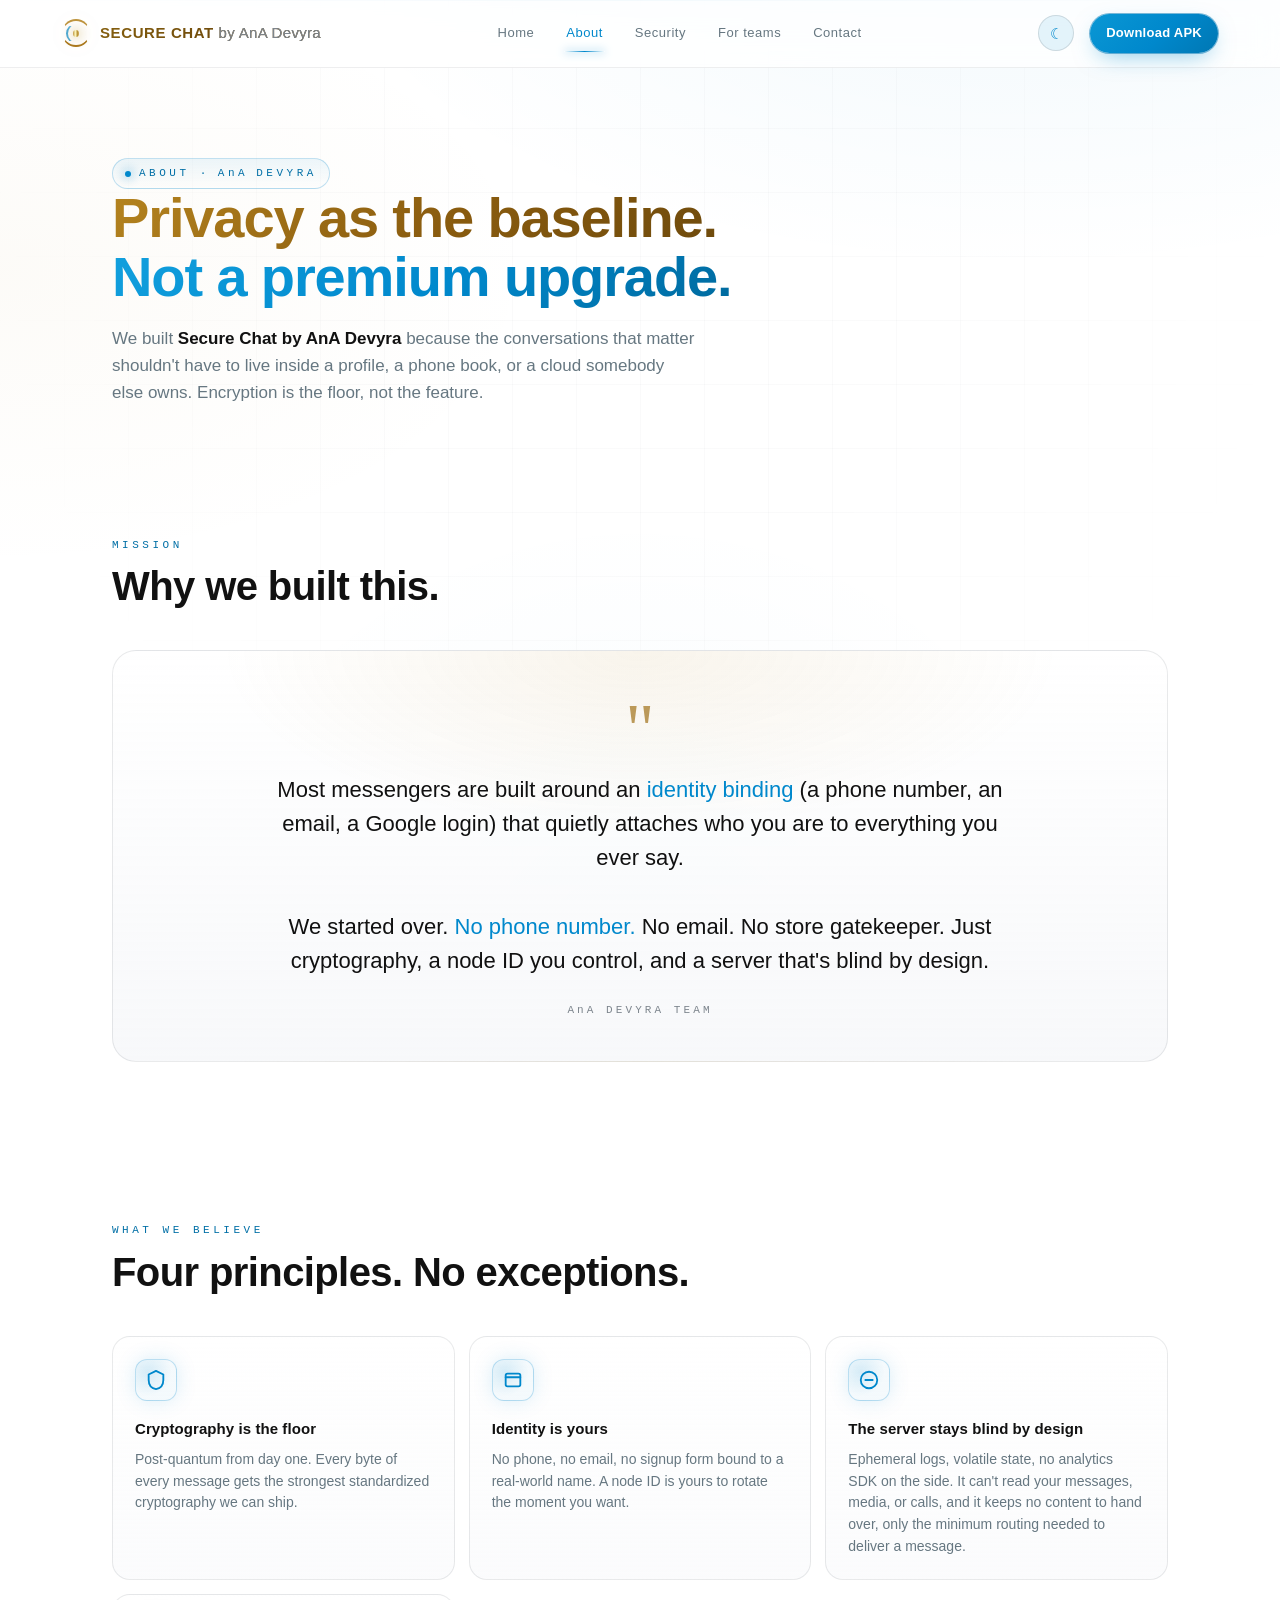
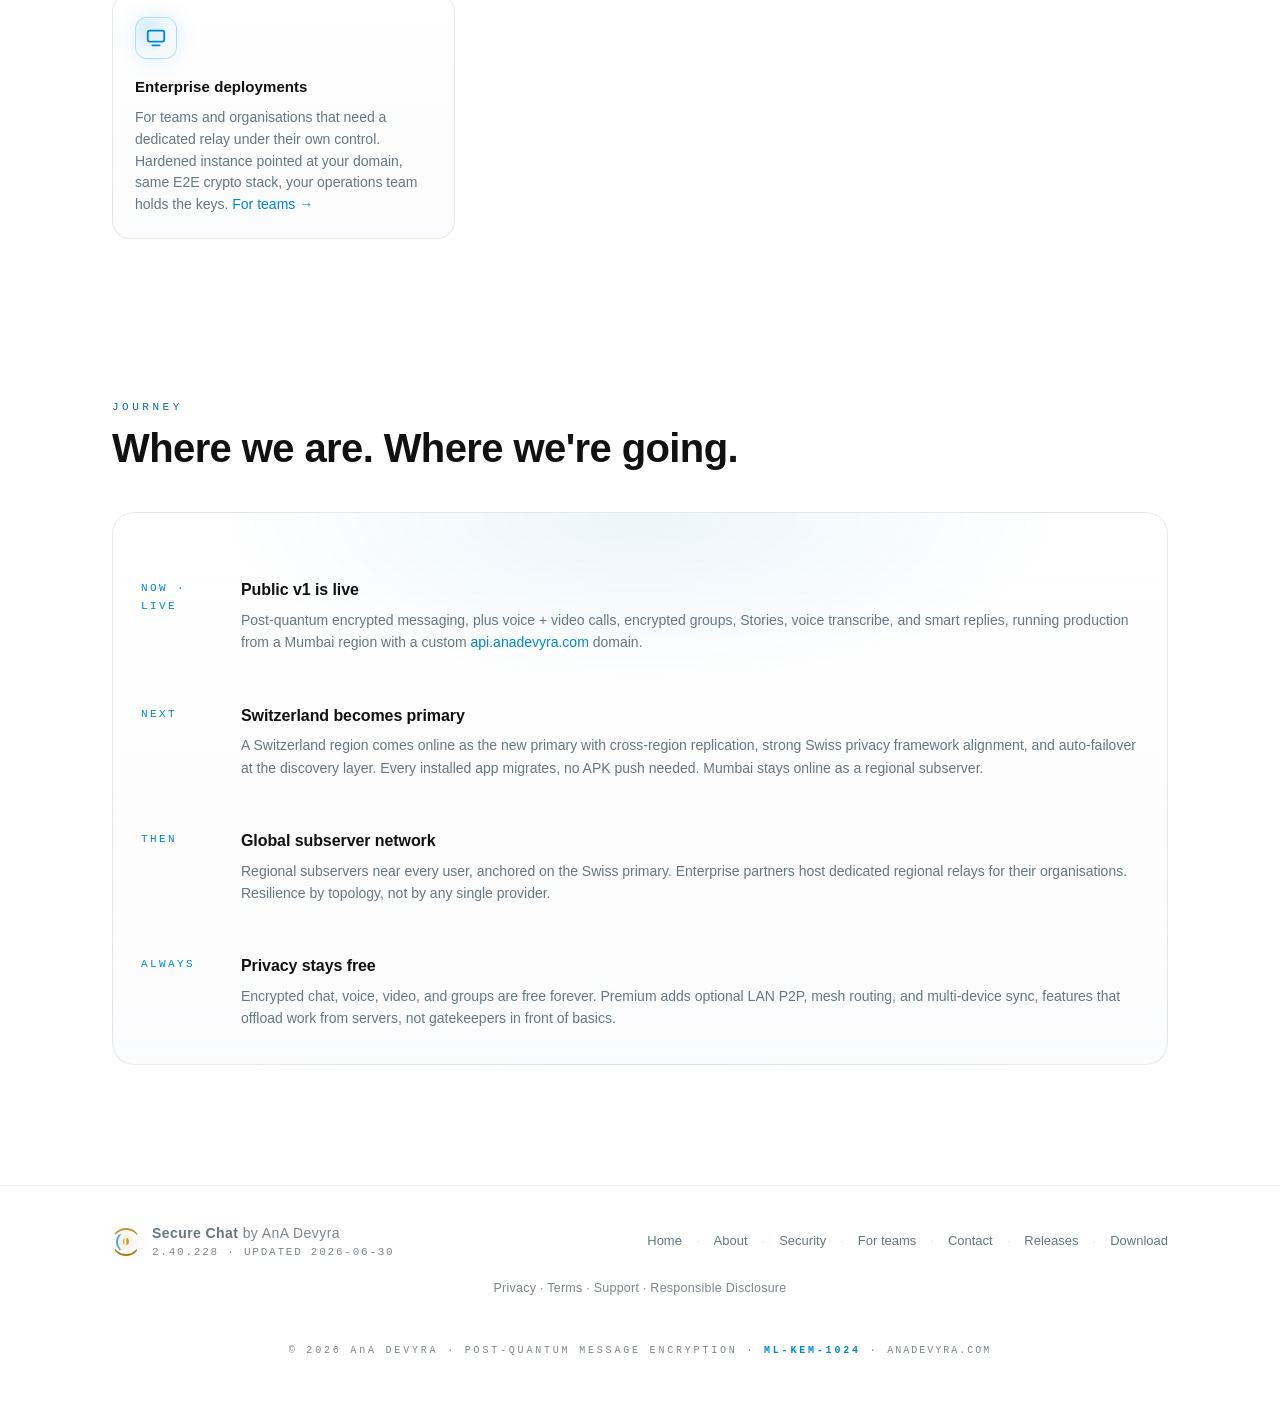
<file: about/index.html>
<!doctype html>
<html lang="en">
<head>
<meta charset="utf-8">
<meta name="viewport" content="width=device-width,initial-scale=1,viewport-fit=cover">
<meta name="theme-color" content="#FFFFFF">
<meta http-equiv="cache-control" content="no-cache, must-revalidate">
<script>(()=>{try{var t=localStorage.getItem('theme');var dark=(t==='cyber');if(!dark)document.documentElement.setAttribute('data-theme','clarity');var m=document.querySelector('meta[name=theme-color]');if(m)m.setAttribute('content',dark?'#010204':'#FFFFFF');}catch(e){}})();</script>
<meta name="description" content="About Secure Chat by AnA Devyra, why we built it, what we believe, where we're going.">
<meta property="og:title" content="About | Secure Chat by AnA Devyra">
<meta property="og:description" content="Privacy as the baseline, not a premium upgrade. Built by AnA Devyra, India.">
<meta property="og:type" content="website">
<meta property="og:url" content="https://anadevyra.com/about/">
<meta property="og:image" content="https://anadevyra.com/og-image.png">
<meta name="twitter:card" content="summary_large_image">
<meta name="twitter:title" content="About | Secure Chat by AnA Devyra">
<meta name="twitter:description" content="Privacy as the baseline. The story behind Secure Chat.">
<meta name="twitter:image" content="https://anadevyra.com/og-image.png">
<link rel="canonical" href="https://anadevyra.com/about/">
<title>About | Secure Chat by AnA Devyra</title>
<link rel="icon" type="image/svg+xml" href="data:image/svg+xml;utf8,<svg xmlns='http://www.w3.org/2000/svg' viewBox='0 0 64 64'><circle cx='32' cy='32' r='28' fill='%23010204'/><path d='M32 6 a26 26 0 0 1 0 52' fill='none' stroke='%23BF953F' stroke-width='4' stroke-linecap='round'/><path d='M32 58 a26 26 0 0 1 0 -52' fill='none' stroke='%23AA771C' stroke-width='4' stroke-linecap='round' opacity='.7'/><path d='M14 32 a18 18 0 0 1 18 -18' fill='none' stroke='%2300f2ff' stroke-width='3' stroke-linecap='round'/><path d='M50 32 a14 14 0 0 1 -14 14' fill='none' stroke='white' stroke-width='2.5' stroke-linecap='round'/><circle cx='32' cy='32' r='7' fill='%23FCF6BA'/></svg>">
<link rel="stylesheet" href="/assets/style.css">
</head>
<body>

<div class="bg-layer"></div>
<div class="grid-layer"></div>
<div class="scan-line"></div>

<!-- ─── NAV ─── -->
<nav class="nav">
  <div class="nav-inner">
    <a href="/" class="brand">
      <div class="brand-lock aura-orb" aria-hidden="true"><div class="ring r1"></div><div class="ring r2"></div><div class="ring r3"></div><div class="core"></div></div>
      <span class="brand-name">SECURE CHAT <span class="brand-sub">by <span class="bn">AnA</span> Devyra</span></span>
    </a>
    <div class="nav-links">
      <a href="/" class="nav-link">Home</a>
      <a href="/about/" class="nav-link active">About</a>
      <a href="/security/" class="nav-link">Security</a>
      <a href="/business/" class="nav-link">For teams</a>
      <a href="/contact/" class="nav-link">Contact</a>
    </div>
    <button id="theme-toggle" class="theme-toggle" aria-label="Toggle theme" title="Toggle theme">☀</button>
    <a href="/download/" id="nav-cta" class="nav-cta">Download APK</a>
  </div>
</nav>

<!-- ─── PAGE HERO ─── -->
<header class="page-hero">
  <div class="wrap">
    <span class="eyebrow"><span class="dot"></span>About · <span class="bn">AnA</span> Devyra</span>
    <h1>
      <span class="h1-gold">Privacy as the baseline.</span><br>
      <span class="h1-cyan">Not a premium upgrade.</span>
    </h1>
    <p class="lede">
      We built <strong>Secure Chat by <span class="bn">AnA</span> Devyra</strong> because the
      conversations that matter shouldn't have to live inside a profile, a phone book, or a
      cloud somebody else owns. Encryption is the floor, not the feature.
    </p>
  </div>
</header>

<!-- ─── MISSION ─── -->
<section>
  <div class="wrap">
    <div class="section-head reveal">
      <div class="section-eyebrow">Mission</div>
      <h2 class="section-title">Why we built this.</h2>
    </div>
    <div class="about-card reveal">
      <div class="quote-mark">"</div>
      <p class="about-body">
        Most messengers are built around an <em>identity binding</em> (a phone number, an
        email, a Google login) that quietly attaches who you are to everything you ever say.
        <br><br>
        We started over. <em>No phone number.</em> No email. No store gatekeeper. Just
        cryptography, a node ID you control, and a server that's blind by design.
      </p>
      <div class="about-sig"><span class="bn">AnA</span> Devyra Team</div>
    </div>
  </div>
</section>

<!-- ─── VALUES ─── -->
<section>
  <div class="wrap">
    <div class="section-head reveal">
      <div class="section-eyebrow">What we believe</div>
      <h2 class="section-title">Four principles. No exceptions.</h2>
    </div>
    <div class="features">
      <div class="feat reveal">
        <div class="feat-icon"><svg viewBox="0 0 24 24" fill="none" stroke="currentColor" stroke-width="2" stroke-linecap="round" stroke-linejoin="round"><path d="M12 2l8 4v6c0 5-3 9-8 10-5-1-8-5-8-10V6l8-4z"/></svg></div>
        <div class="feat-title">Cryptography is the floor</div>
        <div class="feat-desc">Post-quantum from day one. Every byte of every message gets the strongest standardized cryptography we can ship.</div>
      </div>
      <div class="feat reveal">
        <div class="feat-icon"><svg viewBox="0 0 24 24" fill="none" stroke="currentColor" stroke-width="2" stroke-linecap="round" stroke-linejoin="round"><rect x="4" y="5" width="16" height="14" rx="2"/><line x1="4" y1="9" x2="20" y2="9"/></svg></div>
        <div class="feat-title">Identity is yours</div>
        <div class="feat-desc">No phone, no email, no signup form bound to a real-world name. A node ID is yours to rotate the moment you want.</div>
      </div>
      <div class="feat reveal">
        <div class="feat-icon"><svg viewBox="0 0 24 24" fill="none" stroke="currentColor" stroke-width="2" stroke-linecap="round" stroke-linejoin="round"><circle cx="12" cy="12" r="9"/><path d="M8 12h8"/></svg></div>
        <div class="feat-title">The server stays blind by design</div>
        <div class="feat-desc">Ephemeral logs, volatile state, no analytics SDK on the side. It can't read your messages, media, or calls, and it keeps no content to hand over, only the minimum routing needed to deliver a message.</div>
      </div>
      <div class="feat reveal">
        <div class="feat-icon"><svg viewBox="0 0 24 24" fill="none" stroke="currentColor" stroke-width="2" stroke-linecap="round" stroke-linejoin="round"><rect x="3" y="4" width="18" height="12" rx="2"/><line x1="8" y1="20" x2="16" y2="20"/></svg></div>
        <div class="feat-title">Enterprise deployments</div>
        <div class="feat-desc">For teams and organisations that need a dedicated relay under their own control. Hardened instance pointed at your domain, same E2E crypto stack, your operations team holds the keys. <a href="/business/" style="color:var(--cyan);text-decoration:none">For teams →</a></div>
      </div>
    </div>
  </div>
</section>

<!-- ─── JOURNEY ─── -->
<section>
  <div class="wrap">
    <div class="section-head reveal">
      <div class="section-eyebrow">Journey</div>
      <h2 class="section-title">Where we are. Where we're going.</h2>
    </div>
    <div class="inner-card reveal">
      <div class="timeline">
        <div class="timeline-item">
          <div class="timeline-when">Now · live</div>
          <div class="timeline-body">
            <h4>Public v1 is live</h4>
            <p>Post-quantum encrypted messaging, plus voice + video calls, encrypted groups, Stories, voice transcribe, and smart replies, running production from a Mumbai region with a custom <span style="color:var(--cyan)">api.anadevyra.com</span> domain.</p>
          </div>
        </div>
        <div class="timeline-item">
          <div class="timeline-when">Next</div>
          <div class="timeline-body">
            <h4>Switzerland becomes primary</h4>
            <p>A Switzerland region comes online as the new primary with cross-region replication, strong Swiss privacy framework alignment, and auto-failover at the discovery layer. Every installed app migrates, no APK push needed. Mumbai stays online as a regional subserver.</p>
          </div>
        </div>
        <div class="timeline-item">
          <div class="timeline-when">Then</div>
          <div class="timeline-body">
            <h4>Global subserver network</h4>
            <p>Regional subservers near every user, anchored on the Swiss primary. Enterprise partners host dedicated regional relays for their organisations. Resilience by topology, not by any single provider.</p>
          </div>
        </div>
        <div class="timeline-item">
          <div class="timeline-when">Always</div>
          <div class="timeline-body">
            <h4>Privacy stays free</h4>
            <p>Encrypted chat, voice, video, and groups are free forever. Premium adds optional LAN P2P, mesh routing, and multi-device sync, features that offload work from servers, not gatekeepers in front of basics.</p>
          </div>
        </div>
      </div>
    </div>
  </div>
</section>

<!-- ─── FOOTER ─── -->
<footer>
  <div class="wrap">
    <div class="foot-inner">
      <div class="foot-l">
        <div class="brand-lock aura-orb" aria-hidden="true"><div class="ring r1"></div><div class="ring r2"></div><div class="ring r3"></div><div class="core"></div></div>
        <div>
          <div class="foot-name">Secure Chat <span style="color:var(--text-faint);font-weight:400;">by <span class="bn">AnA</span> Devyra</span></div>
          <div class="foot-meta">2.40.228 · Updated 2026-06-30</div>
        </div>
      </div>
      <div class="foot-r">
        <a href="/">Home</a>
        <span style="opacity:.3">·</span>
        <a href="/about/">About</a>
        <span style="opacity:.3">·</span>
        <a href="/security/">Security</a>
        <span style="opacity:.3">·</span>
        <a href="/business/">For teams</a>
        <span style="opacity:.3">·</span>
        <a href="/contact/">Contact</a>
        <span style="opacity:.3">·</span>
        <a href="https://github.com/anadevyra/anadevyra.github.io/releases" rel="noopener">Releases</a>
        <span style="opacity:.3">·</span>
        <a href="/#download">Download</a>
      </div>
    </div>
    <div class="foot-legal" style="text-align:center;margin-top:16px;font-size:12.5px;color:var(--text-faint);letter-spacing:.02em">
      <a href="/privacy/" style="color:inherit;text-decoration:none">Privacy</a> · <a href="/terms/" style="color:inherit;text-decoration:none">Terms</a> · <a href="/support/" style="color:inherit;text-decoration:none">Support</a> · <a href="/responsible-disclosure/" style="color:inherit;text-decoration:none">Responsible Disclosure</a>
    </div>
    <div class="seal">© 2026 <span class="bn">AnA</span> Devyra · Post-quantum message encryption · <b>ML-KEM-1024</b> · <a href="https://anadevyra.com" style="color:inherit;text-decoration:none;letter-spacing:.2em">anadevyra.com</a></div>
  </div>
</footer>

<button id="to-top" class="to-top" aria-label="Back to top">↑</button>

<script>
  const io=new IntersectionObserver((ents)=>{
    ents.forEach(e=>{if(e.isIntersecting){e.target.classList.add('on');io.unobserve(e.target);}});
  },{threshold:0,rootMargin:"0px 0px 200px 0px"});
  document.querySelectorAll('.reveal').forEach(el=>io.observe(el));
  const tt=document.getElementById('to-top');
  window.addEventListener('scroll',()=>{if(tt) tt.classList.toggle('on',window.scrollY>400)},{passive:true});
  if(tt) tt.addEventListener('click',()=>window.scrollTo({top:0,behavior:'smooth'}));

  const themeBtn=document.getElementById('theme-toggle');
  function syncThemeIcon(){
    const isClarity=document.documentElement.getAttribute('data-theme')==='clarity';
    if(themeBtn) themeBtn.textContent=isClarity?'☾':'☀';
  }
  syncThemeIcon();
  if(themeBtn) themeBtn.addEventListener('click',()=>{
    const root=document.documentElement;
    const next=root.getAttribute('data-theme')==='clarity'?'cyber':'clarity';
    if(next==='clarity') root.setAttribute('data-theme','clarity');
    else root.removeAttribute('data-theme');
    try{localStorage.setItem('theme',next);}catch(e){}var mtc=document.querySelector('meta[name=theme-color]');if(mtc)mtc.setAttribute('content',next==='clarity'?'#FFFFFF':'#010204');
    syncThemeIcon();
  });
</script>
</body>
</html>
</file>
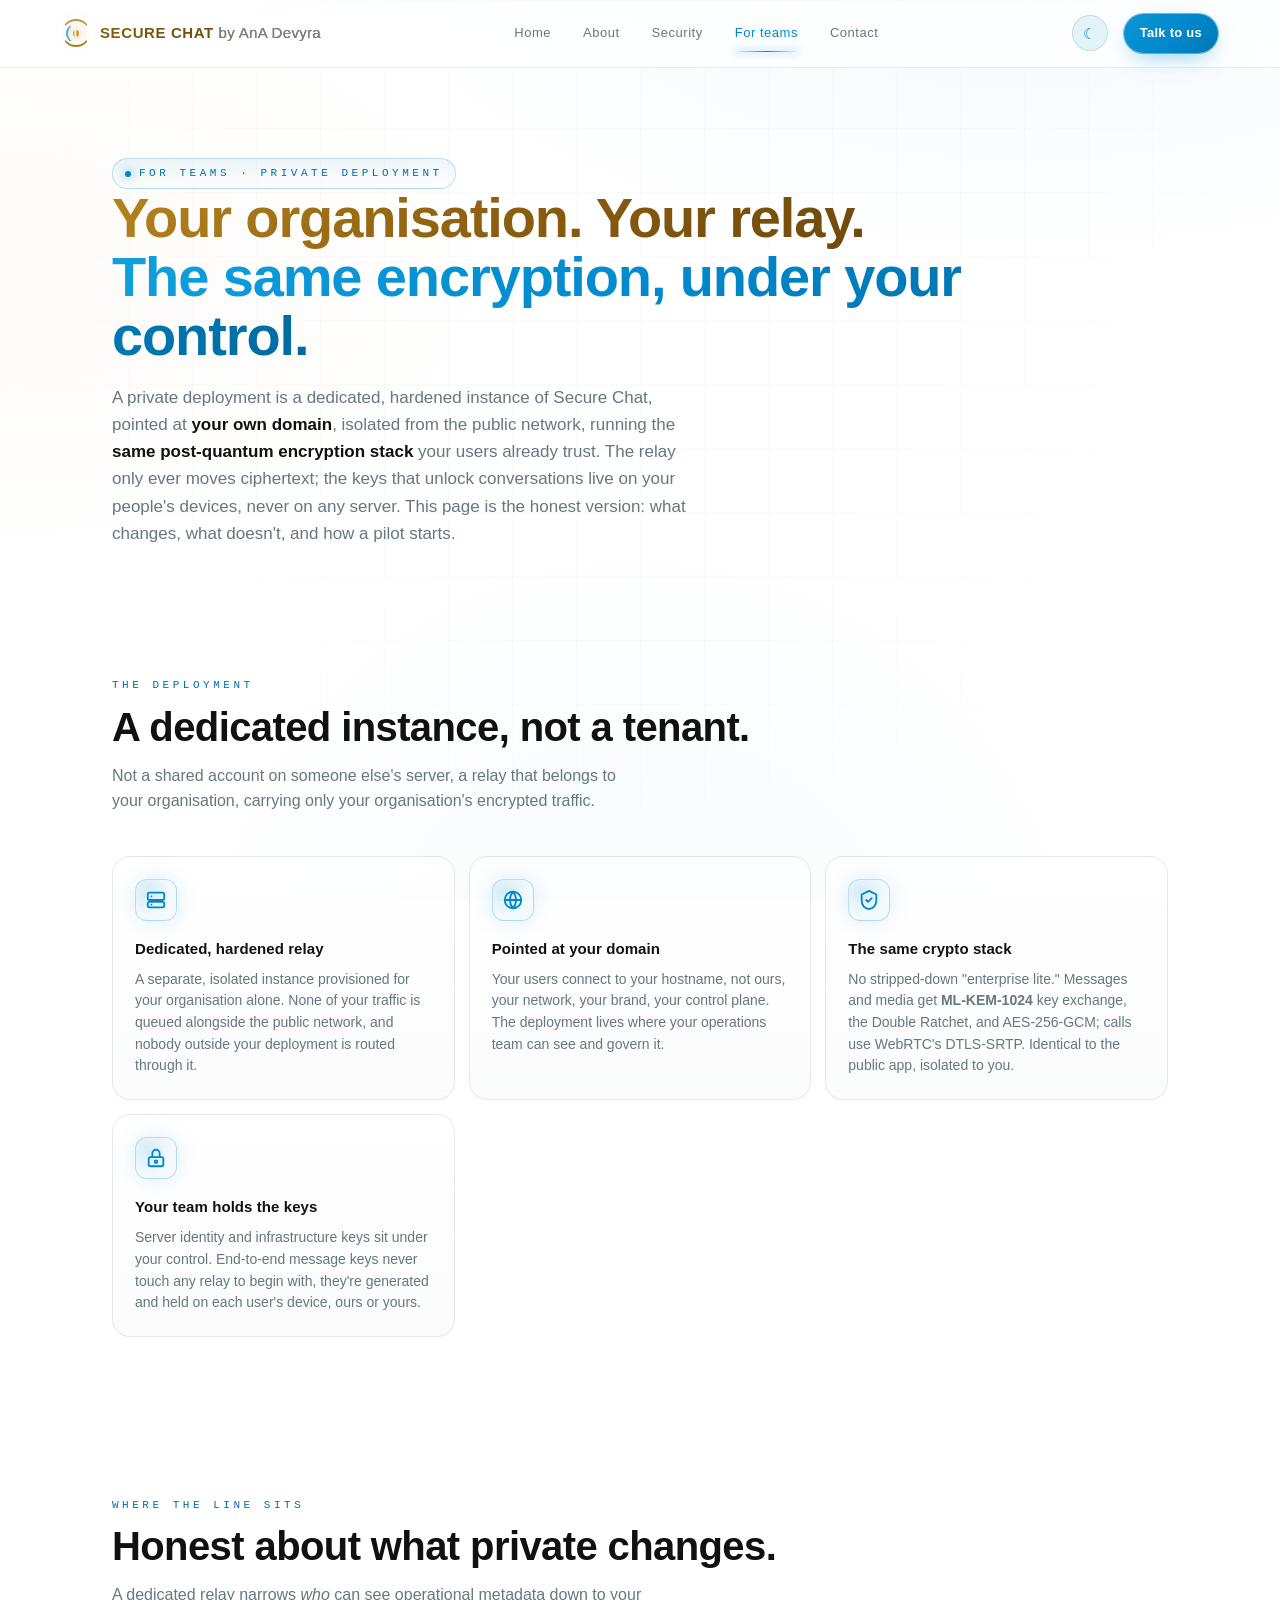
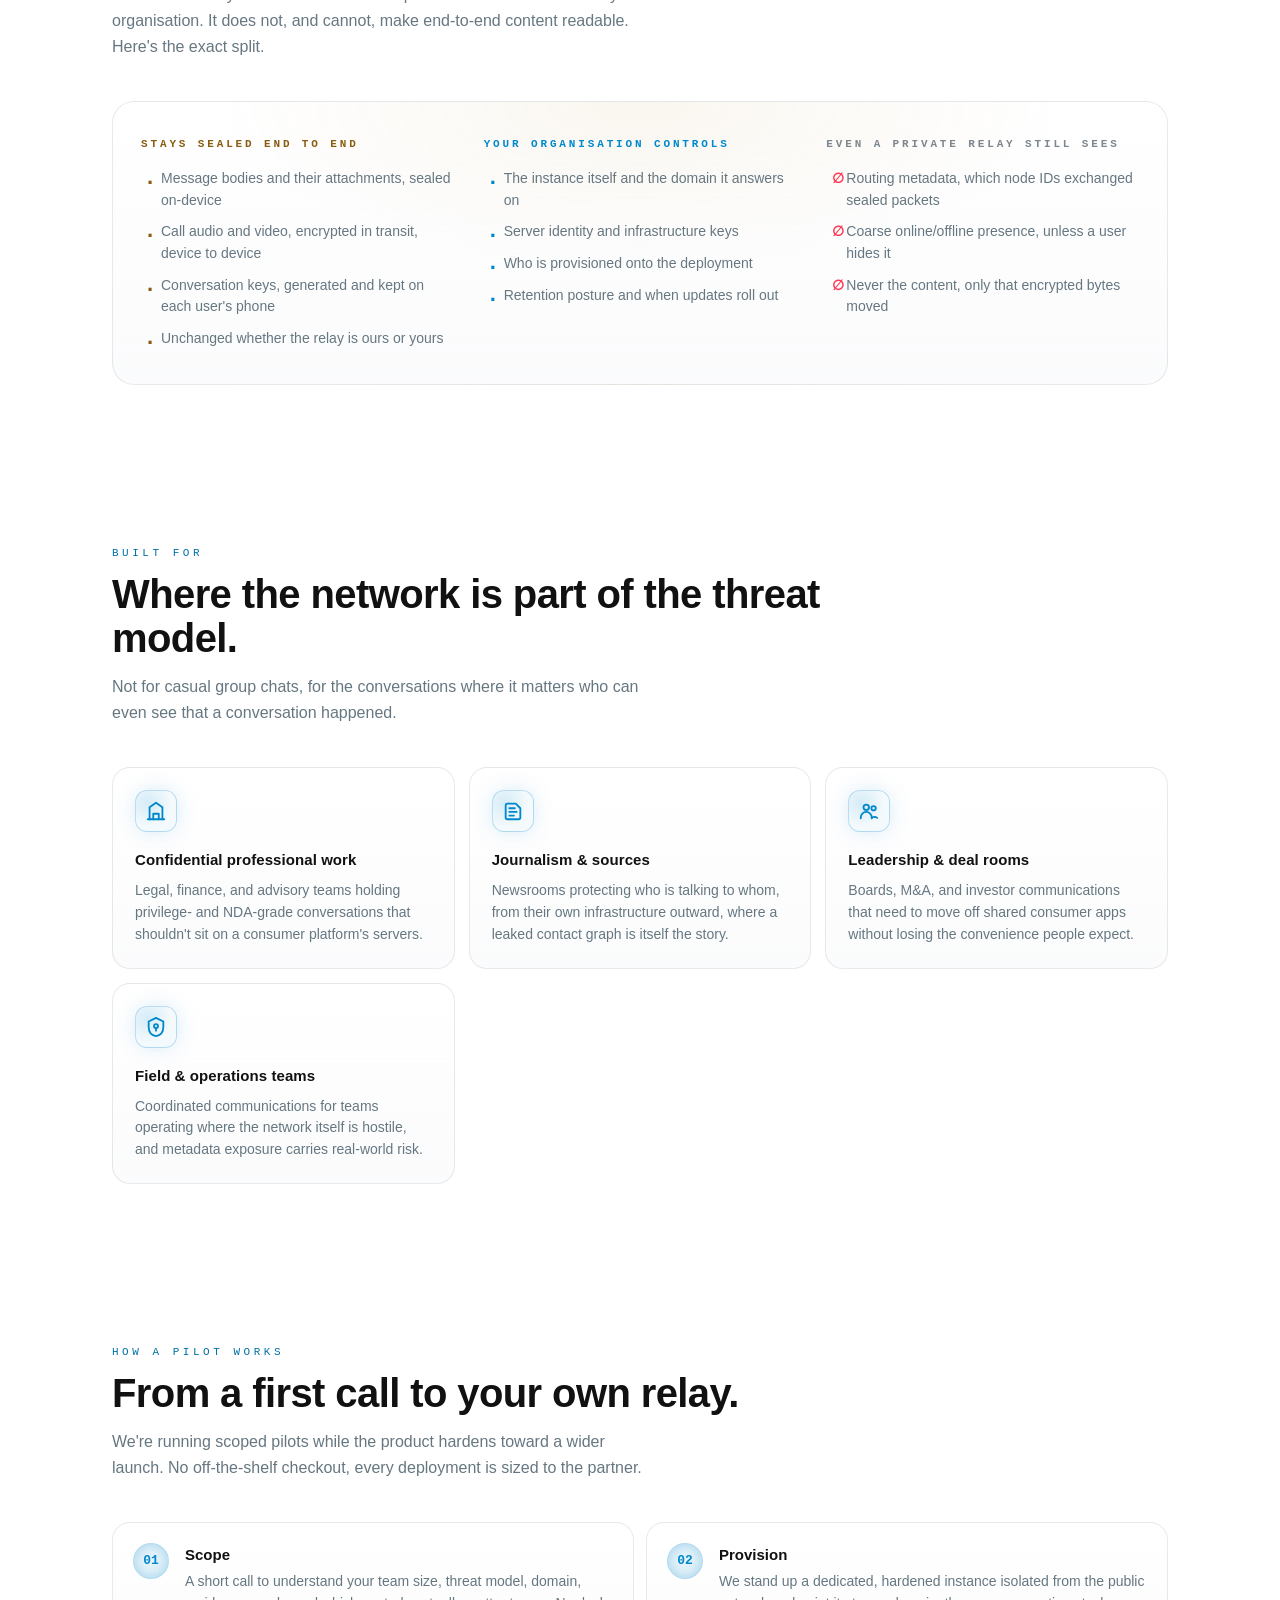
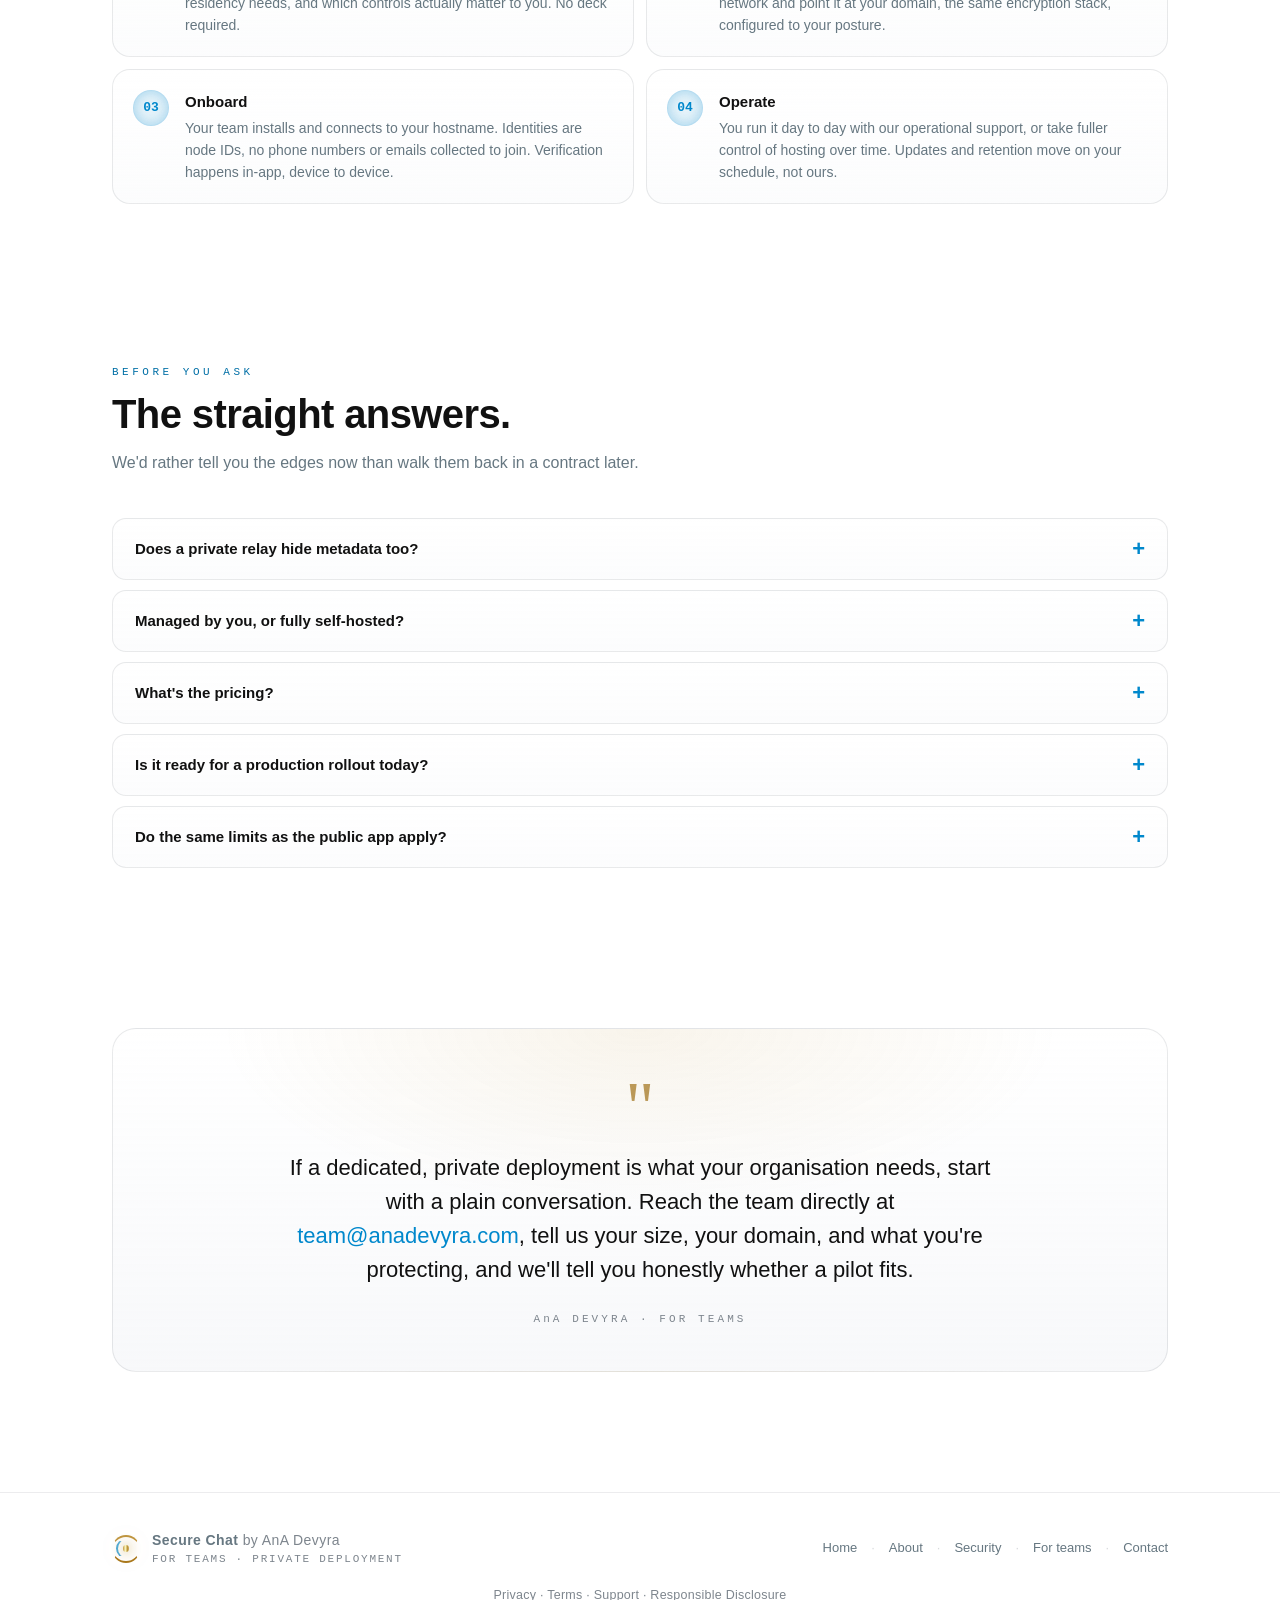
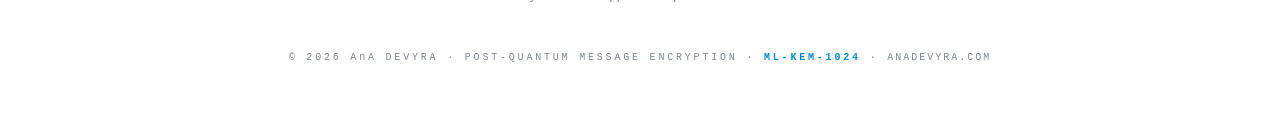
<file: business/index.html>
<!doctype html>
<html lang="en">
<head>
<meta charset="utf-8">
<meta name="viewport" content="width=device-width,initial-scale=1,viewport-fit=cover">
<meta name="theme-color" content="#FFFFFF">
<meta http-equiv="cache-control" content="no-cache, must-revalidate">
<script>(()=>{try{var t=localStorage.getItem('theme');var dark=(t==='cyber');if(!dark)document.documentElement.setAttribute('data-theme','clarity');var m=document.querySelector('meta[name=theme-color]');if(m)m.setAttribute('content',dark?'#010204':'#FFFFFF');}catch(e){}})();</script>
<meta name="description" content="A private deployment of Secure Chat by AnA Devyra for your organisation, a dedicated, hardened relay pointed at your own domain, the same post-quantum encryption stack, isolated from the public network, with your team in control.">
<meta property="og:title" content="For teams | Secure Chat by AnA Devyra">
<meta property="og:description" content="A dedicated, hardened relay under your control. Same post-quantum encryption stack, your domain, your keys, isolated from the public network. Pilots open now.">
<meta property="og:type" content="website">
<meta property="og:url" content="https://anadevyra.com/business/">
<meta property="og:image" content="https://anadevyra.com/og-image.png">
<meta name="twitter:card" content="summary_large_image">
<meta name="twitter:title" content="For teams | Secure Chat by AnA Devyra">
<meta name="twitter:description" content="Private, dedicated deployments for organisations, same encryption, under your control.">
<meta name="twitter:image" content="https://anadevyra.com/og-image.png">
<link rel="canonical" href="https://anadevyra.com/business/">
<title>For teams | Secure Chat by AnA Devyra</title>
<link rel="icon" type="image/svg+xml" href="data:image/svg+xml;utf8,<svg xmlns='http://www.w3.org/2000/svg' viewBox='0 0 64 64'><circle cx='32' cy='32' r='28' fill='%23010204'/><path d='M32 6 a26 26 0 0 1 0 52' fill='none' stroke='%23BF953F' stroke-width='4' stroke-linecap='round'/><path d='M32 58 a26 26 0 0 1 0 -52' fill='none' stroke='%23AA771C' stroke-width='4' stroke-linecap='round' opacity='.7'/><path d='M14 32 a18 18 0 0 1 18 -18' fill='none' stroke='%2300f2ff' stroke-width='3' stroke-linecap='round'/><path d='M50 32 a14 14 0 0 1 -14 14' fill='none' stroke='white' stroke-width='2.5' stroke-linecap='round'/><circle cx='32' cy='32' r='7' fill='%23FCF6BA'/></svg>">
<link rel="stylesheet" href="/assets/style.css">
</head>
<body>

<div class="bg-layer"></div>
<div class="grid-layer"></div>
<div class="scan-line"></div>

<!-- ─── NAV ─── -->
<nav class="nav">
  <div class="nav-inner">
    <a href="/" class="brand">
      <div class="brand-lock aura-orb" aria-hidden="true"><div class="ring r1"></div><div class="ring r2"></div><div class="ring r3"></div><div class="core"></div></div>
      <span class="brand-name">SECURE CHAT <span class="brand-sub">by <span class="bn">AnA</span> Devyra</span></span>
    </a>
    <div class="nav-links">
      <a href="/" class="nav-link">Home</a>
      <a href="/about/" class="nav-link">About</a>
      <a href="/security/" class="nav-link">Security</a>
      <a href="/business/" class="nav-link active">For teams</a>
      <a href="/contact/" class="nav-link">Contact</a>
    </div>
    <button id="theme-toggle" class="theme-toggle" aria-label="Toggle theme" title="Toggle theme">☀</button>
    <a href="mailto:team@anadevyra.com" id="nav-cta" class="nav-cta" rel="noopener">Talk to us</a>
  </div>
</nav>

<!-- ─── PAGE HERO ─── -->
<header class="page-hero">
  <div class="wrap">
    <span class="eyebrow"><span class="dot"></span>For teams · Private deployment</span>
    <h1>
      <span class="h1-gold">Your organisation. Your relay.</span><br>
      <span class="h1-cyan">The same encryption, under your control.</span>
    </h1>
    <p class="lede">
      A private deployment is a dedicated, hardened instance of Secure Chat, pointed at
      <strong>your own domain</strong>, isolated from the public network, running the
      <strong>same post-quantum encryption stack</strong> your users already trust. The relay only
      ever moves ciphertext; the keys that unlock conversations live on your people's devices, never
      on any server. This page is the honest version: what changes, what doesn't, and how a pilot starts.
    </p>
  </div>
</header>

<!-- ─── WHAT IT IS ─── -->
<section id="model">
  <div class="wrap">
    <div class="section-head reveal">
      <div class="section-eyebrow">The deployment</div>
      <h2 class="section-title">A dedicated instance, not a tenant.</h2>
      <p class="section-sub">Not a shared account on someone else's server, a relay that belongs to your organisation, carrying only your organisation's encrypted traffic.</p>
    </div>
    <div class="features">
      <div class="feat reveal">
        <div class="feat-icon"><svg viewBox="0 0 24 24" fill="none" stroke="currentColor" stroke-width="2" stroke-linecap="round" stroke-linejoin="round"><rect x="3" y="4" width="18" height="8" rx="2"/><rect x="3" y="14" width="18" height="6" rx="2"/><path d="M7 8h.01M7 17h.01"/></svg></div>
        <div class="feat-title">Dedicated, hardened relay</div>
        <div class="feat-desc">A separate, isolated instance provisioned for your organisation alone. None of your traffic is queued alongside the public network, and nobody outside your deployment is routed through it.</div>
      </div>
      <div class="feat reveal">
        <div class="feat-icon"><svg viewBox="0 0 24 24" fill="none" stroke="currentColor" stroke-width="2" stroke-linecap="round" stroke-linejoin="round"><circle cx="12" cy="12" r="9"/><path d="M3 12h18"/><path d="M12 3a14 14 0 0 1 0 18 14 14 0 0 1 0-18z"/></svg></div>
        <div class="feat-title">Pointed at your domain</div>
        <div class="feat-desc">Your users connect to your hostname, not ours, your network, your brand, your control plane. The deployment lives where your operations team can see and govern it.</div>
      </div>
      <div class="feat reveal">
        <div class="feat-icon"><svg viewBox="0 0 24 24" fill="none" stroke="currentColor" stroke-width="2" stroke-linecap="round" stroke-linejoin="round"><path d="M12 2l8 4v6c0 5-3 9-8 10-5-1-8-5-8-10V6l8-4z"/><path d="M9 12l2 2 4-4"/></svg></div>
        <div class="feat-title">The same crypto stack</div>
        <div class="feat-desc">No stripped-down "enterprise lite." Messages and media get <strong>ML-KEM-1024</strong> key exchange, the Double Ratchet, and AES-256-GCM; calls use WebRTC's DTLS-SRTP. Identical to the public app, isolated to you.</div>
      </div>
      <div class="feat reveal">
        <div class="feat-icon"><svg viewBox="0 0 24 24" fill="none" stroke="currentColor" stroke-width="2" stroke-linecap="round" stroke-linejoin="round"><rect x="4" y="11" width="16" height="10" rx="2"/><path d="M8 11V7a4 4 0 0 1 8 0v4"/><circle cx="12" cy="16" r="1.4"/></svg></div>
        <div class="feat-title">Your team holds the keys</div>
        <div class="feat-desc">Server identity and infrastructure keys sit under your control. End-to-end message keys never touch any relay to begin with, they're generated and held on each user's device, ours or yours.</div>
      </div>
    </div>
  </div>
</section>

<!-- ─── CONTROL / POSTURE ─── -->
<section id="control">
  <div class="wrap">
    <div class="section-head reveal">
      <div class="section-eyebrow">Where the line sits</div>
      <h2 class="section-title">Honest about what private changes.</h2>
      <p class="section-sub">A dedicated relay narrows <em>who</em> can see operational metadata down to your organisation. It does not, and cannot, make end-to-end content readable. Here's the exact split.</p>
    </div>
    <div class="posture reveal">
      <div class="posture-grid">
        <div class="posture-col no">
          <h4><b class="gold">Stays sealed end to end</b></h4>
          <ul>
            <li>Message bodies and their attachments, sealed on-device</li>
            <li>Call audio and video, encrypted in transit, device to device</li>
            <li>Conversation keys, generated and kept on each user's phone</li>
            <li>Unchanged whether the relay is ours or yours</li>
          </ul>
        </div>
        <div class="posture-col">
          <h4><b>Your organisation controls</b></h4>
          <ul>
            <li>The instance itself and the domain it answers on</li>
            <li>Server identity and infrastructure keys</li>
            <li>Who is provisioned onto the deployment</li>
            <li>Retention posture and when updates roll out</li>
          </ul>
        </div>
        <div class="posture-col zero">
          <h4>Even a private relay still sees</h4>
          <ul>
            <li>Routing metadata, which node IDs exchanged sealed packets</li>
            <li>Coarse online/offline presence, unless a user hides it</li>
            <li>Never the content, only that encrypted bytes moved</li>
          </ul>
        </div>
      </div>
    </div>
  </div>
</section>

<!-- ─── BUILT FOR ─── -->
<section id="fit">
  <div class="wrap">
    <div class="section-head reveal">
      <div class="section-eyebrow">Built for</div>
      <h2 class="section-title">Where the network is part of the threat model.</h2>
      <p class="section-sub">Not for casual group chats, for the conversations where it matters who can even see that a conversation happened.</p>
    </div>
    <div class="features">
      <div class="feat reveal">
        <div class="feat-icon"><svg viewBox="0 0 24 24" fill="none" stroke="currentColor" stroke-width="2" stroke-linecap="round" stroke-linejoin="round"><path d="M3 21h18"/><path d="M5 21V8l7-5 7 5v13"/><path d="M9 21v-6h6v6"/></svg></div>
        <div class="feat-title">Confidential professional work</div>
        <div class="feat-desc">Legal, finance, and advisory teams holding privilege- and NDA-grade conversations that shouldn't sit on a consumer platform's servers.</div>
      </div>
      <div class="feat reveal">
        <div class="feat-icon"><svg viewBox="0 0 24 24" fill="none" stroke="currentColor" stroke-width="2" stroke-linecap="round" stroke-linejoin="round"><path d="M4 19V6a2 2 0 0 1 2-2h9l5 5v10a2 2 0 0 1-2 2H6a2 2 0 0 1-2-2z"/><path d="M8 9h6M8 13h8M8 17h5"/></svg></div>
        <div class="feat-title">Journalism &amp; sources</div>
        <div class="feat-desc">Newsrooms protecting who is talking to whom, from their own infrastructure outward, where a leaked contact graph is itself the story.</div>
      </div>
      <div class="feat reveal">
        <div class="feat-icon"><svg viewBox="0 0 24 24" fill="none" stroke="currentColor" stroke-width="2" stroke-linecap="round" stroke-linejoin="round"><circle cx="9" cy="8" r="3"/><circle cx="17" cy="9" r="2.4"/><path d="M3 20v-1a6 6 0 0 1 12 0v1"/><path d="M15 20v-.5a5 5 0 0 1 6 0"/></svg></div>
        <div class="feat-title">Leadership &amp; deal rooms</div>
        <div class="feat-desc">Boards, M&amp;A, and investor communications that need to move off shared consumer apps without losing the convenience people expect.</div>
      </div>
      <div class="feat reveal">
        <div class="feat-icon"><svg viewBox="0 0 24 24" fill="none" stroke="currentColor" stroke-width="2" stroke-linecap="round" stroke-linejoin="round"><path d="M12 2l8 4v6c0 5-3 9-8 10-5-1-8-5-8-10V6l8-4z"/><circle cx="12" cy="11" r="2.2"/><path d="M12 13v3"/></svg></div>
        <div class="feat-title">Field &amp; operations teams</div>
        <div class="feat-desc">Coordinated communications for teams operating where the network itself is hostile, and metadata exposure carries real-world risk.</div>
      </div>
    </div>
  </div>
</section>

<!-- ─── HOW A PILOT WORKS ─── -->
<section id="pilot">
  <div class="wrap">
    <div class="section-head reveal">
      <div class="section-eyebrow">How a pilot works</div>
      <h2 class="section-title">From a first call to your own relay.</h2>
      <p class="section-sub">We're running scoped pilots while the product hardens toward a wider launch. No off-the-shelf checkout, every deployment is sized to the partner.</p>
    </div>
    <div class="steps">
      <div class="step reveal">
        <div class="step-n">01</div>
        <div class="step-body">
          <strong>Scope</strong>
          <p>A short call to understand your team size, threat model, domain, residency needs, and which controls actually matter to you. No deck required.</p>
        </div>
      </div>
      <div class="step reveal">
        <div class="step-n">02</div>
        <div class="step-body">
          <strong>Provision</strong>
          <p>We stand up a dedicated, hardened instance isolated from the public network and point it at your domain, the same encryption stack, configured to your posture.</p>
        </div>
      </div>
      <div class="step reveal">
        <div class="step-n">03</div>
        <div class="step-body">
          <strong>Onboard</strong>
          <p>Your team installs and connects to your hostname. Identities are node IDs, no phone numbers or emails collected to join. Verification happens in-app, device to device.</p>
        </div>
      </div>
      <div class="step reveal">
        <div class="step-n">04</div>
        <div class="step-body">
          <strong>Operate</strong>
          <p>You run it day to day with our operational support, or take fuller control of hosting over time. Updates and retention move on your schedule, not ours.</p>
        </div>
      </div>
    </div>
  </div>
</section>

<!-- ─── HONEST LIMITS ─── -->
<section id="limits">
  <div class="wrap">
    <div class="section-head reveal">
      <div class="section-eyebrow">Before you ask</div>
      <h2 class="section-title">The straight answers.</h2>
      <p class="section-sub">We'd rather tell you the edges now than walk them back in a contract later.</p>
    </div>
    <div class="faq-list">
      <details class="faq-item reveal">
        <summary class="faq-q">Does a private relay hide metadata too?</summary>
        <div class="faq-a">It changes <strong>who</strong> sees operational metadata, not whether it exists. Any relay that delivers a message must know which node ID to route it to. A dedicated deployment keeps that routing visibility inside your organisation instead of on a shared service, but content stays sealed end to end either way. Sender-anonymising delivery is on the roadmap, not shipped. The full, honest security model is on the <a href="/security/" style="color:var(--cyan);text-decoration:none">security page</a>.</div>
      </details>
      <details class="faq-item reveal">
        <summary class="faq-q">Managed by you, or fully self-hosted?</summary>
        <div class="faq-a">Both are on the table, and both run the identical encryption stack. We can operate a dedicated instance for you with ongoing support, or work toward your operations team hosting a dedicated relay for your organisation directly. We scope which model fits during the first call.</div>
      </details>
      <details class="faq-item reveal">
        <summary class="faq-q">What's the pricing?</summary>
        <div class="faq-a">There's no public price sheet yet, deployments are scoped per partner during the current beta. Tell us your size and needs and we'll be straight with you about what a pilot involves. No surprise lock-in, no consumer-grade ToS dropped on an enterprise.</div>
      </details>
      <details class="faq-item reveal">
        <summary class="faq-q">Is it ready for a production rollout today?</summary>
        <div class="faq-a">Secure Chat is in active security hardening ahead of a wider launch, and pilots run with that understood. We won't promise an SLA we can't yet stand behind. If you need a battle-tested platform this quarter, we'll say so; if you want to shape one early, that's exactly who pilots are for.</div>
      </details>
      <details class="faq-item reveal">
        <summary class="faq-q">Do the same limits as the public app apply?</summary>
        <div class="faq-a">Yes. Public broadcast channels are still public by design, signed voice notes verify the device rather than a courtroom, and losing a device still means there's no server-side recovery loop. A dedicated relay isolates your traffic, it doesn't rewrite the cryptography's honest edges, which are listed in full on the <a href="/security/" style="color:var(--cyan);text-decoration:none">security page</a>.</div>
      </details>
    </div>
  </div>
</section>

<!-- ─── CTA ─── -->
<section id="talk">
  <div class="wrap">
    <div class="about-card reveal">
      <div class="quote-mark">"</div>
      <p class="about-body">
        If a dedicated, private deployment is what your organisation needs, start with a plain
        conversation. Reach the team directly at
        <a href="mailto:team@anadevyra.com" style="color:var(--cyan);text-decoration:none">team@anadevyra.com</a>, 
        tell us your size, your domain, and what you're protecting, and we'll tell you honestly
        whether a pilot fits.
      </p>
      <div class="about-sig"><span class="bn">AnA</span> Devyra · For teams</div>
    </div>
  </div>
</section>

<!-- ─── FOOTER ─── -->
<footer>
  <div class="wrap">
    <div class="foot-inner">
      <div class="foot-l">
        <div class="brand-lock aura-orb" aria-hidden="true"><div class="ring r1"></div><div class="ring r2"></div><div class="ring r3"></div><div class="core"></div></div>
        <div>
          <div class="foot-name">Secure Chat <span style="color:var(--text-faint);font-weight:400;">by <span class="bn">AnA</span> Devyra</span></div>
          <div class="foot-meta">For teams · Private deployment</div>
        </div>
      </div>
      <div class="foot-r">
        <a href="/">Home</a>
        <span style="opacity:.3">·</span>
        <a href="/about/">About</a>
        <span style="opacity:.3">·</span>
        <a href="/security/">Security</a>
        <span style="opacity:.3">·</span>
        <a href="/business/">For teams</a>
        <span style="opacity:.3">·</span>
        <a href="/contact/">Contact</a>
      </div>
    </div>
    <div class="foot-legal" style="text-align:center;margin-top:16px;font-size:12.5px;color:var(--text-faint);letter-spacing:.02em">
      <a href="/privacy/" style="color:inherit;text-decoration:none">Privacy</a> · <a href="/terms/" style="color:inherit;text-decoration:none">Terms</a> · <a href="/support/" style="color:inherit;text-decoration:none">Support</a> · <a href="/responsible-disclosure/" style="color:inherit;text-decoration:none">Responsible Disclosure</a>
    </div>
    <div class="seal">© 2026 <span class="bn">AnA</span> Devyra · Post-quantum message encryption · <b>ML-KEM-1024</b> · <a href="https://anadevyra.com" style="color:inherit;text-decoration:none;letter-spacing:.2em">anadevyra.com</a></div>
  </div>
</footer>

<button id="to-top" class="to-top" aria-label="Back to top">↑</button>

<script>
  const io=new IntersectionObserver((ents)=>{
    ents.forEach(e=>{if(e.isIntersecting){e.target.classList.add('on');io.unobserve(e.target);}});
  },{threshold:0,rootMargin:"0px 0px 200px 0px"});
  document.querySelectorAll('.reveal').forEach(el=>io.observe(el));
  const tt=document.getElementById('to-top');
  window.addEventListener('scroll',()=>{if(tt) tt.classList.toggle('on',window.scrollY>400)},{passive:true});
  if(tt) tt.addEventListener('click',()=>window.scrollTo({top:0,behavior:'smooth'}));

  const themeBtn=document.getElementById('theme-toggle');
  function syncThemeIcon(){
    const isClarity=document.documentElement.getAttribute('data-theme')==='clarity';
    if(themeBtn) themeBtn.textContent=isClarity?'☾':'☀';
  }
  syncThemeIcon();
  if(themeBtn) themeBtn.addEventListener('click',()=>{
    const root=document.documentElement;
    const next=root.getAttribute('data-theme')==='clarity'?'cyber':'clarity';
    if(next==='clarity') root.setAttribute('data-theme','clarity');
    else root.removeAttribute('data-theme');
    try{localStorage.setItem('theme',next);}catch(e){}var mtc=document.querySelector('meta[name=theme-color]');if(mtc)mtc.setAttribute('content',next==='clarity'?'#FFFFFF':'#010204');
    syncThemeIcon();
  });
</script>
</body>
</html>
</file>
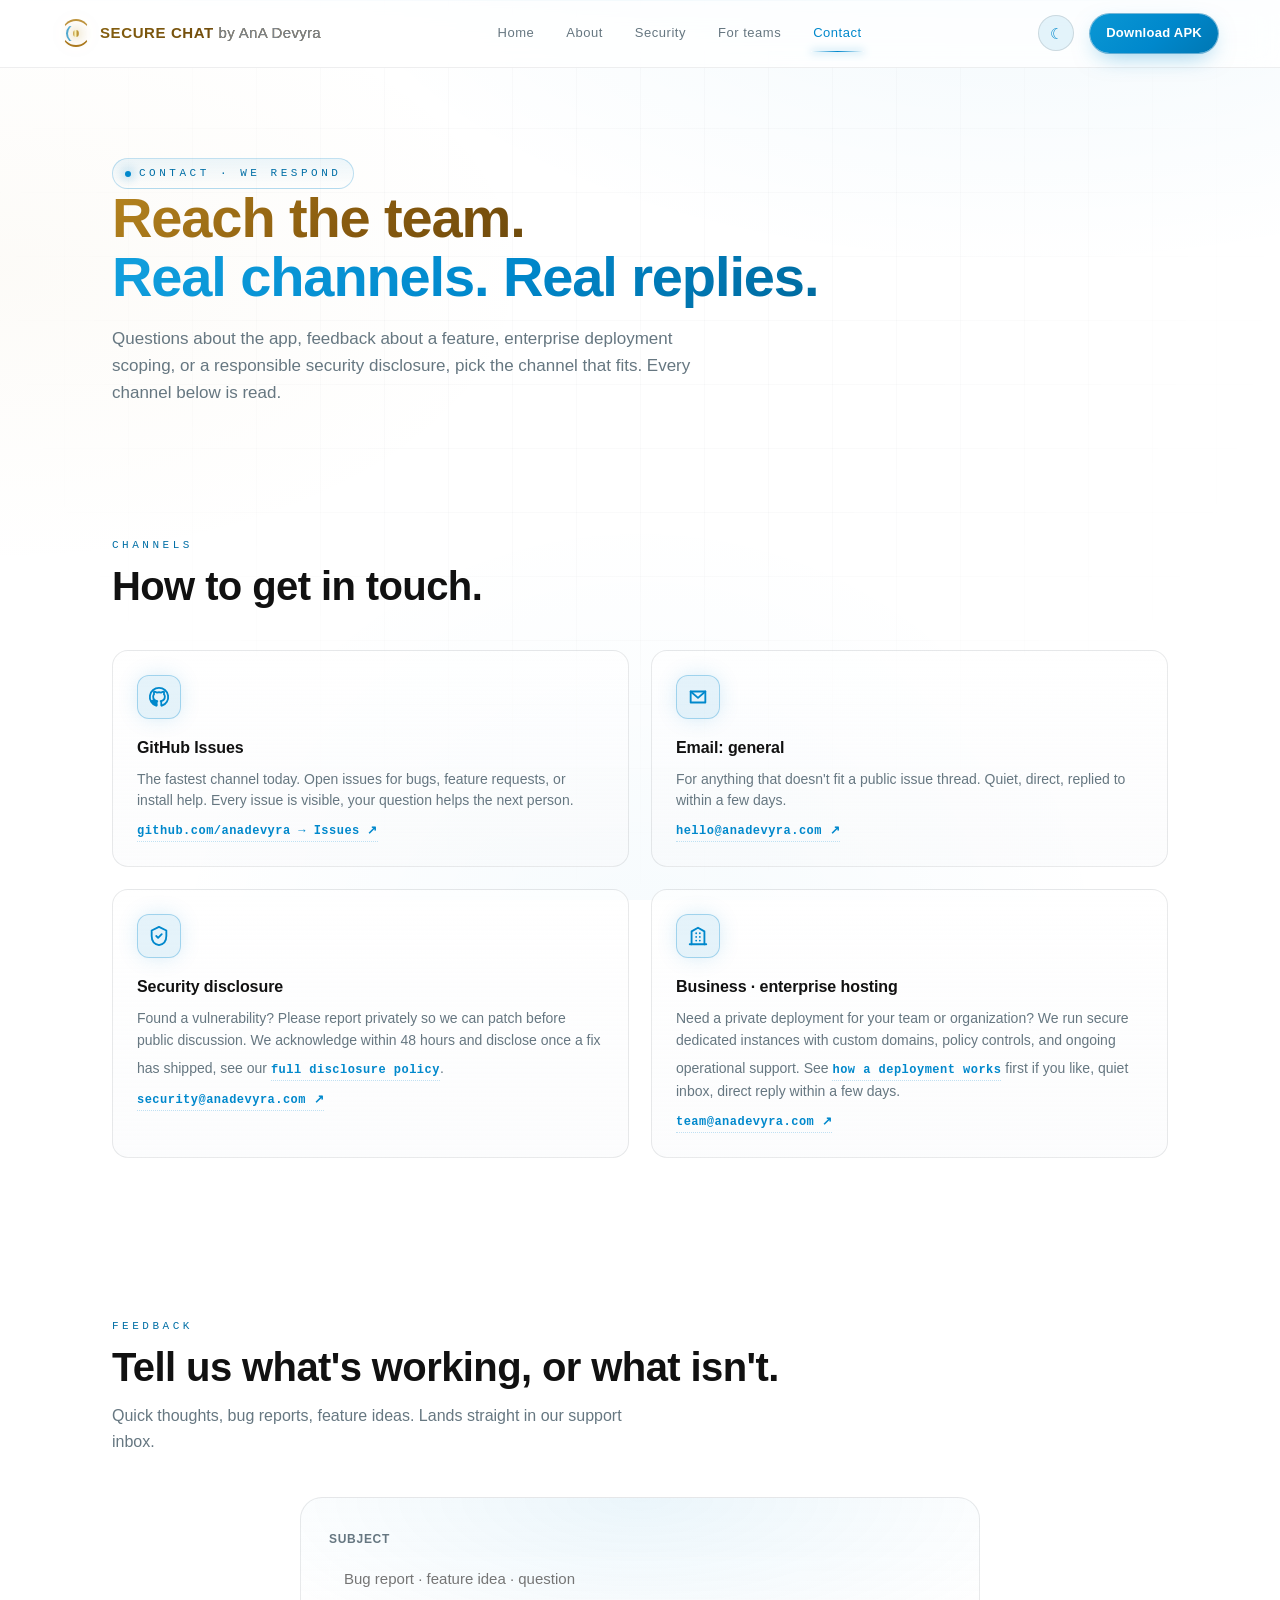
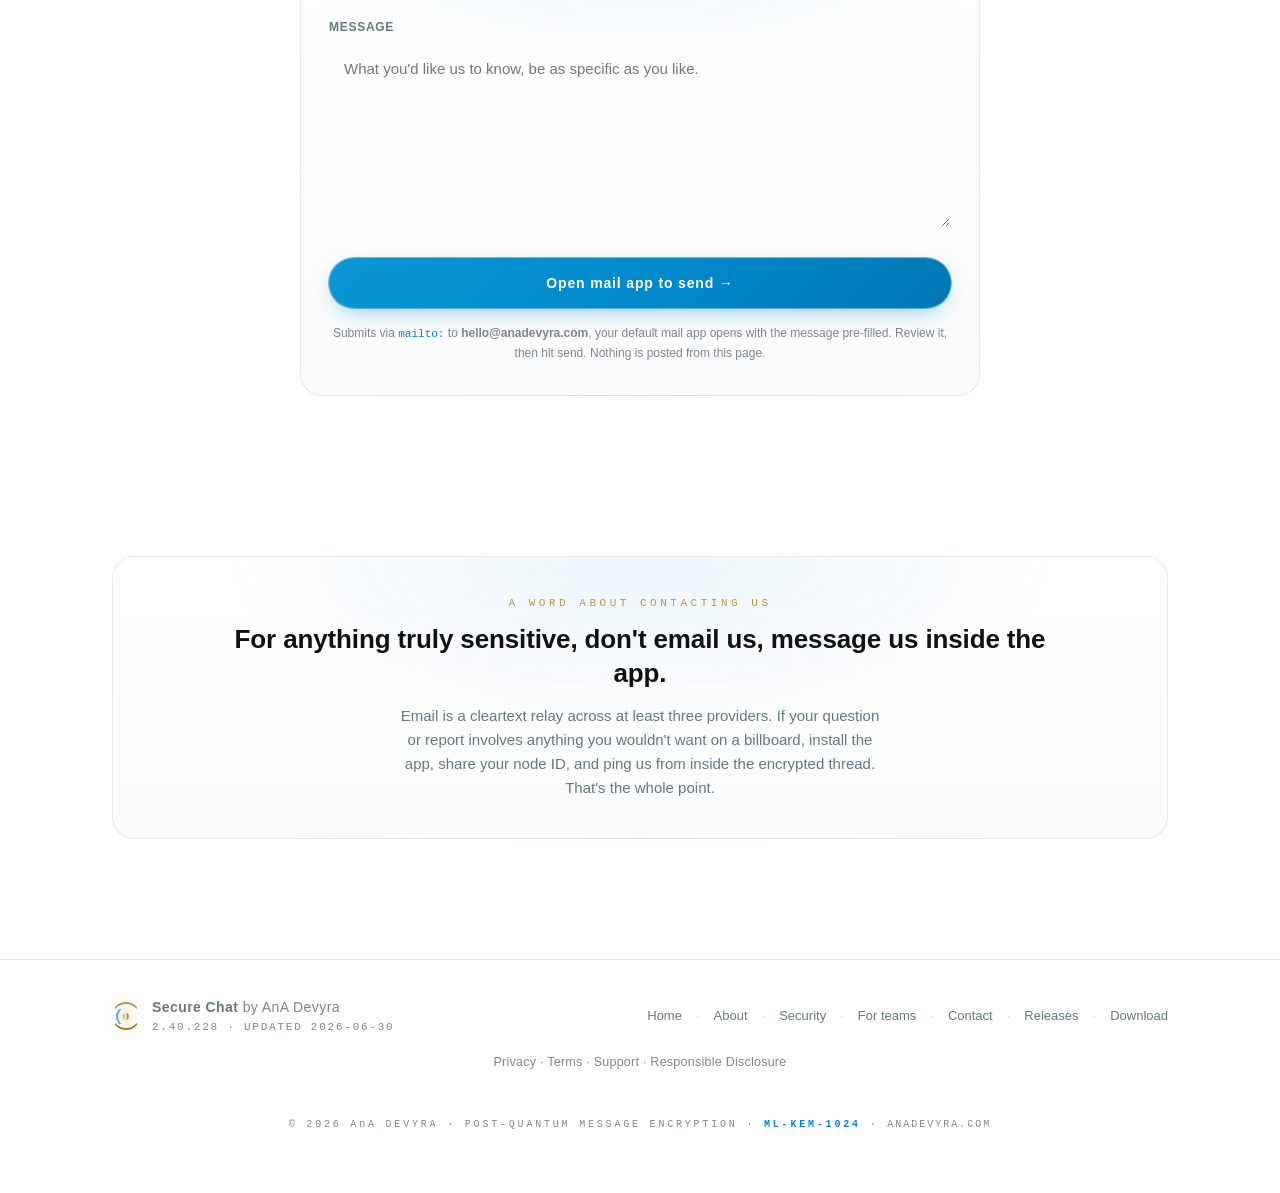
<file: contact/index.html>
<!doctype html>
<html lang="en">
<head>
<meta charset="utf-8">
<meta name="viewport" content="width=device-width,initial-scale=1,viewport-fit=cover">
<meta name="theme-color" content="#FFFFFF">
<meta http-equiv="cache-control" content="no-cache, must-revalidate">
<script>(()=>{try{var t=localStorage.getItem('theme');var dark=(t==='cyber');if(!dark)document.documentElement.setAttribute('data-theme','clarity');var m=document.querySelector('meta[name=theme-color]');if(m)m.setAttribute('content',dark?'#010204':'#FFFFFF');}catch(e){}})();</script>
<meta name="description" content="Contact Secure Chat by AnA Devyra, questions, feedback, security disclosures, enterprise deployment inquiries.">
<meta property="og:title" content="Contact | Secure Chat by AnA Devyra">
<meta property="og:description" content="Reach the team. Open channels for questions, feedback, and security disclosures.">
<meta property="og:type" content="website">
<meta property="og:url" content="https://anadevyra.com/contact/">
<meta property="og:image" content="https://anadevyra.com/og-image.png">
<meta name="twitter:card" content="summary_large_image">
<meta name="twitter:title" content="Contact | Secure Chat by AnA Devyra">
<meta name="twitter:description" content="Reach the team for questions, feedback, and disclosures.">
<meta name="twitter:image" content="https://anadevyra.com/og-image.png">
<link rel="canonical" href="https://anadevyra.com/contact/">
<title>Contact | Secure Chat by AnA Devyra</title>
<link rel="icon" type="image/svg+xml" href="data:image/svg+xml;utf8,<svg xmlns='http://www.w3.org/2000/svg' viewBox='0 0 64 64'><circle cx='32' cy='32' r='28' fill='%23010204'/><path d='M32 6 a26 26 0 0 1 0 52' fill='none' stroke='%23BF953F' stroke-width='4' stroke-linecap='round'/><path d='M32 58 a26 26 0 0 1 0 -52' fill='none' stroke='%23AA771C' stroke-width='4' stroke-linecap='round' opacity='.7'/><path d='M14 32 a18 18 0 0 1 18 -18' fill='none' stroke='%2300f2ff' stroke-width='3' stroke-linecap='round'/><path d='M50 32 a14 14 0 0 1 -14 14' fill='none' stroke='white' stroke-width='2.5' stroke-linecap='round'/><circle cx='32' cy='32' r='7' fill='%23FCF6BA'/></svg>">
<link rel="stylesheet" href="/assets/style.css">
</head>
<body>

<div class="bg-layer"></div>
<div class="grid-layer"></div>
<div class="scan-line"></div>

<!-- ─── NAV ─── -->
<nav class="nav">
  <div class="nav-inner">
    <a href="/" class="brand">
      <div class="brand-lock aura-orb" aria-hidden="true"><div class="ring r1"></div><div class="ring r2"></div><div class="ring r3"></div><div class="core"></div></div>
      <span class="brand-name">SECURE CHAT <span class="brand-sub">by <span class="bn">AnA</span> Devyra</span></span>
    </a>
    <div class="nav-links">
      <a href="/" class="nav-link">Home</a>
      <a href="/about/" class="nav-link">About</a>
      <a href="/security/" class="nav-link">Security</a>
      <a href="/business/" class="nav-link">For teams</a>
      <a href="/contact/" class="nav-link active">Contact</a>
    </div>
    <button id="theme-toggle" class="theme-toggle" aria-label="Toggle theme" title="Toggle theme">☀</button>
    <a href="/download/" id="nav-cta" class="nav-cta">Download APK</a>
  </div>
</nav>

<!-- ─── PAGE HERO ─── -->
<header class="page-hero">
  <div class="wrap">
    <span class="eyebrow"><span class="dot"></span>Contact · We respond</span>
    <h1>
      <span class="h1-gold">Reach the team.</span><br>
      <span class="h1-cyan">Real channels. Real replies.</span>
    </h1>
    <p class="lede">
      Questions about the app, feedback about a feature, enterprise deployment scoping, or a
      responsible security disclosure, pick the channel that fits. Every channel below is read.
    </p>
  </div>
</header>

<!-- ─── CHANNELS ─── -->
<section>
  <div class="wrap">
    <div class="section-head reveal">
      <div class="section-eyebrow">Channels</div>
      <h2 class="section-title">How to get in touch.</h2>
    </div>
    <div class="inner-grid">
      <div class="channel reveal">
        <div class="channel-icon"><svg viewBox="0 0 24 24" fill="none" stroke="currentColor" stroke-width="2" stroke-linecap="round" stroke-linejoin="round"><path d="M12 2a10 10 0 0 0-3.16 19.49c.5.09.68-.22.68-.48v-1.7c-2.78.61-3.37-1.34-3.37-1.34-.45-1.16-1.11-1.47-1.11-1.47-.91-.62.07-.61.07-.61 1 .07 1.53 1.04 1.53 1.04.89 1.53 2.34 1.09 2.91.83.09-.65.35-1.09.63-1.34-2.22-.25-4.56-1.11-4.56-4.94 0-1.09.39-1.98 1.03-2.68-.1-.26-.45-1.27.1-2.64 0 0 .84-.27 2.75 1.02a9.56 9.56 0 0 1 5 0c1.91-1.29 2.75-1.02 2.75-1.02.55 1.37.2 2.38.1 2.64.64.7 1.03 1.59 1.03 2.68 0 3.84-2.34 4.69-4.57 4.94.36.31.68.92.68 1.85v2.74c0 .27.18.58.69.48A10 10 0 0 0 12 2z"/></svg></div>
        <h3>GitHub Issues</h3>
        <p>The fastest channel today. Open issues for bugs, feature requests, or install help.
          Every issue is visible, your question helps the next person.</p>
        <a href="https://github.com/anadevyra/anadevyra.github.io/issues" rel="noopener">github.com/anadevyra → Issues ↗</a>
      </div>

      <div class="channel reveal">
        <div class="channel-icon"><svg viewBox="0 0 24 24" fill="none" stroke="currentColor" stroke-width="2" stroke-linecap="round" stroke-linejoin="round"><path d="M4 6h16v12H4z"/><path d="M4 6l8 7 8-7"/></svg></div>
        <h3>Email: general</h3>
        <p>For anything that doesn't fit a public issue thread. Quiet, direct, replied to within
          a few days.</p>
        <a href="mailto:hello@anadevyra.com">hello@anadevyra.com ↗</a>
      </div>

      <div class="channel reveal">
        <div class="channel-icon"><svg viewBox="0 0 24 24" fill="none" stroke="currentColor" stroke-width="2" stroke-linecap="round" stroke-linejoin="round"><path d="M12 2l8 4v6c0 5-3 9-8 10-5-1-8-5-8-10V6l8-4z"/><path d="M9 12l2 2 4-4"/></svg></div>
        <h3>Security disclosure</h3>
        <p>Found a vulnerability? Please report privately so we can patch before public discussion.
          We acknowledge within 48 hours and disclose once a fix has shipped, see our
          <a href="/responsible-disclosure/" style="color:var(--cyan);text-decoration:none">full disclosure policy</a>.</p>
        <a href="mailto:security@anadevyra.com">security@anadevyra.com ↗</a>
      </div>

      <div class="channel reveal">
        <div class="channel-icon"><svg viewBox="0 0 24 24" fill="none" stroke="currentColor" stroke-width="2" stroke-linecap="round" stroke-linejoin="round"><path d="M3 21h18"/><path d="M5 21V7l7-4 7 4v14"/><path d="M10 9h.01M14 9h.01M10 13h.01M14 13h.01M10 17h.01M14 17h.01"/></svg></div>
        <h3>Business · enterprise hosting</h3>
        <p>Need a private deployment for your team or organization? We run secure dedicated
          instances with custom domains, policy controls, and ongoing operational support.
          See <a href="/business/">how a deployment works</a> first if you like, quiet inbox, direct reply within a few days.</p>
        <a href="mailto:team@anadevyra.com">team@anadevyra.com ↗</a>
      </div>
    </div>
  </div>
</section>

<!-- ─── FEEDBACK FORM ─── -->
<section id="feedback">
  <div class="wrap">
    <div class="section-head reveal">
      <div class="section-eyebrow">Feedback</div>
      <h2 class="section-title">Tell us what's working, or what isn't.</h2>
      <p class="section-sub">Quick thoughts, bug reports, feature ideas. Lands straight in our support inbox.</p>
    </div>
    <div class="inner-card reveal" style="max-width:680px;margin-inline:auto;padding:32px 28px;">
      <form id="feedback-form" onsubmit="return submitFeedback(event)">
        <label for="fb-subject" style="display:block;font-size:12px;letter-spacing:.06em;color:var(--text-dim);margin-bottom:8px;text-transform:uppercase;font-weight:600">Subject</label>
        <input id="fb-subject" type="text" required maxlength="120" autocomplete="off" placeholder="Bug report · feature idea · question"
          style="width:100%;padding:12px 14px;background:rgba(255,255,255,0.04);border:1px solid rgba(255,255,255,0.14);border-radius:10px;color:var(--text);font-size:15px;font-family:inherit;margin-bottom:18px;outline:none;box-sizing:border-box">

        <label for="fb-message" style="display:block;font-size:12px;letter-spacing:.06em;color:var(--text-dim);margin-bottom:8px;text-transform:uppercase;font-weight:600">Message</label>
        <textarea id="fb-message" required maxlength="4000" rows="7" placeholder="What you'd like us to know, be as specific as you like."
          style="width:100%;padding:12px 14px;background:rgba(255,255,255,0.04);border:1px solid rgba(255,255,255,0.14);border-radius:10px;color:var(--text);font-size:15px;font-family:inherit;resize:vertical;margin-bottom:22px;outline:none;box-sizing:border-box;line-height:1.5"></textarea>

        <button type="submit" class="nav-cta" style="width:100%;padding:14px;font-size:14px;letter-spacing:.06em;border:none;cursor:pointer;text-align:center;display:block">Open mail app to send →</button>
        <p style="margin-top:16px;font-size:12px;color:var(--text-faint);text-align:center;line-height:1.6">
          Submits via <code style="font-family:var(--mono);color:var(--cyan);font-size:11px">mailto:</code> to <strong>hello@anadevyra.com</strong>, your default mail app opens with the message pre-filled. Review it, then hit send. Nothing is posted from this page.
        </p>
      </form>
    </div>
  </div>
</section>

<!-- ─── PRIVACY NOTE ─── -->
<section>
  <div class="wrap">
    <div class="inner-card reveal" style="text-align:center;padding:38px 28px;">
      <div class="section-eyebrow" style="color:var(--gold-1)">A word about contacting us</div>
      <h3 style="margin-top:10px;font-size:clamp(20px,2.6vw,26px);font-weight:700;letter-spacing:-.005em;line-height:1.3;max-width:60ch;margin-inline:auto">
        For anything truly sensitive, don't email us, message us inside the app.
      </h3>
      <p style="margin-top:14px;color:var(--text-dim);font-size:15px;line-height:1.6;max-width:58ch;margin-inline:auto">
        Email is a cleartext relay across at least three providers. If your question or report
        involves anything you wouldn't want on a billboard, install the app, share your node ID,
        and ping us from inside the encrypted thread. That's the whole point.
      </p>
    </div>
  </div>
</section>

<!-- ─── FOOTER ─── -->
<footer>
  <div class="wrap">
    <div class="foot-inner">
      <div class="foot-l">
        <div class="brand-lock aura-orb" aria-hidden="true"><div class="ring r1"></div><div class="ring r2"></div><div class="ring r3"></div><div class="core"></div></div>
        <div>
          <div class="foot-name">Secure Chat <span style="color:var(--text-faint);font-weight:400;">by <span class="bn">AnA</span> Devyra</span></div>
          <div class="foot-meta">2.40.228 · Updated 2026-06-30</div>
        </div>
      </div>
      <div class="foot-r">
        <a href="/">Home</a>
        <span style="opacity:.3">·</span>
        <a href="/about/">About</a>
        <span style="opacity:.3">·</span>
        <a href="/security/">Security</a>
        <span style="opacity:.3">·</span>
        <a href="/business/">For teams</a>
        <span style="opacity:.3">·</span>
        <a href="/contact/">Contact</a>
        <span style="opacity:.3">·</span>
        <a href="https://github.com/anadevyra/anadevyra.github.io/releases" rel="noopener">Releases</a>
        <span style="opacity:.3">·</span>
        <a href="/#download">Download</a>
      </div>
    </div>
    <div class="foot-legal" style="text-align:center;margin-top:16px;font-size:12.5px;color:var(--text-faint);letter-spacing:.02em">
      <a href="/privacy/" style="color:inherit;text-decoration:none">Privacy</a> · <a href="/terms/" style="color:inherit;text-decoration:none">Terms</a> · <a href="/support/" style="color:inherit;text-decoration:none">Support</a> · <a href="/responsible-disclosure/" style="color:inherit;text-decoration:none">Responsible Disclosure</a>
    </div>
    <div class="seal">© 2026 <span class="bn">AnA</span> Devyra · Post-quantum message encryption · <b>ML-KEM-1024</b> · <a href="https://anadevyra.com" style="color:inherit;text-decoration:none;letter-spacing:.2em">anadevyra.com</a></div>
  </div>
</footer>

<button id="to-top" class="to-top" aria-label="Back to top">↑</button>

<script>
  const io=new IntersectionObserver((ents)=>{
    ents.forEach(e=>{if(e.isIntersecting){e.target.classList.add('on');io.unobserve(e.target);}});
  },{threshold:0,rootMargin:"0px 0px 200px 0px"});
  document.querySelectorAll('.reveal').forEach(el=>io.observe(el));

  window.submitFeedback = function(ev){
    ev.preventDefault();
    var subj = (document.getElementById('fb-subject').value || '').trim();
    var msg  = (document.getElementById('fb-message').value || '').trim();
    if(!subj || !msg) return false;
    var body = msg + '\n\nSent from https://anadevyra.com/contact/';
    var href = 'mailto:hello@anadevyra.com?subject=' + encodeURIComponent('[Feedback] ' + subj) + '&body=' + encodeURIComponent(body);
    window.location.href = href;
    return false;
  };
  const tt=document.getElementById('to-top');
  window.addEventListener('scroll',()=>{if(tt) tt.classList.toggle('on',window.scrollY>400)},{passive:true});
  if(tt) tt.addEventListener('click',()=>window.scrollTo({top:0,behavior:'smooth'}));

  const themeBtn=document.getElementById('theme-toggle');
  function syncThemeIcon(){
    const isClarity=document.documentElement.getAttribute('data-theme')==='clarity';
    if(themeBtn) themeBtn.textContent=isClarity?'☾':'☀';
  }
  syncThemeIcon();
  if(themeBtn) themeBtn.addEventListener('click',()=>{
    const root=document.documentElement;
    const next=root.getAttribute('data-theme')==='clarity'?'cyber':'clarity';
    if(next==='clarity') root.setAttribute('data-theme','clarity');
    else root.removeAttribute('data-theme');
    try{localStorage.setItem('theme',next);}catch(e){}var mtc=document.querySelector('meta[name=theme-color]');if(mtc)mtc.setAttribute('content',next==='clarity'?'#FFFFFF':'#010204');
    syncThemeIcon();
  });
</script>
</body>
</html>
</file>
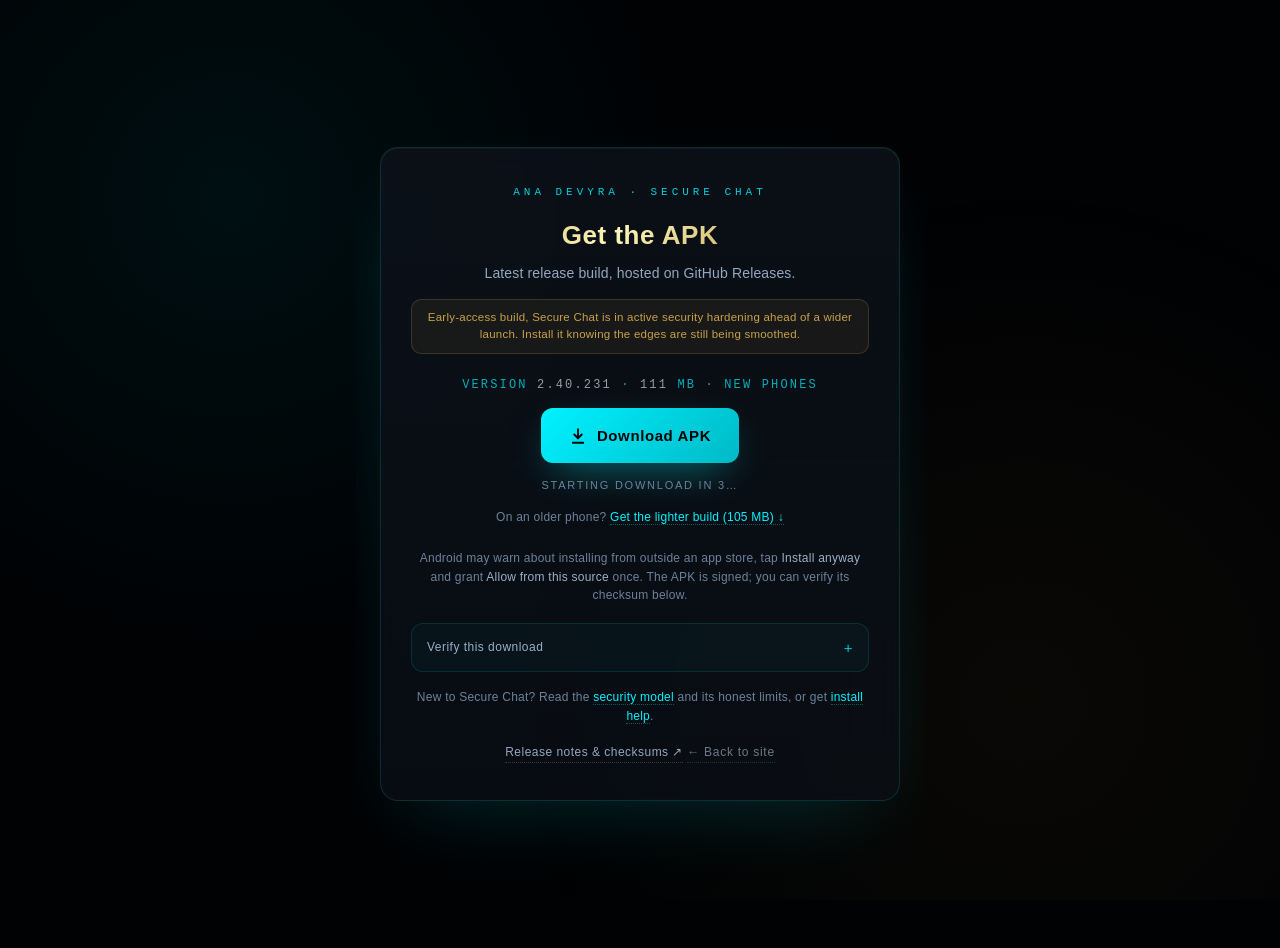
<file: download/index.html>
<!doctype html>
<html lang="en">
<head>
<meta charset="utf-8">
<meta name="viewport" content="width=device-width,initial-scale=1,viewport-fit=cover">
<title>Download · Secure Chat by AnA Devyra</title>
<meta name="description" content="Download the latest Secure Chat APK.">
<meta name="robots" content="noindex">
<link rel="icon" type="image/png" href="/og-image.png">
<style>
  *,*:before,*:after{box-sizing:border-box}
  html,body{margin:0;padding:0;background:#010204;color:#e6f1ff;
    font-family:-apple-system,BlinkMacSystemFont,"Segoe UI",Roboto,Oxygen,Ubuntu,Cantarell,sans-serif;
    min-height:100vh;display:flex;flex-direction:column;align-items:center;justify-content:center;
    overflow-x:hidden;line-height:1.55;padding:24px}
  body:before{content:"";position:fixed;inset:0;background:
    radial-gradient(circle at 18% 22%, rgba(0,242,255,.06) 0, transparent 38%),
    radial-gradient(circle at 80% 78%, rgba(191,149,63,.05) 0, transparent 42%);
    pointer-events:none;z-index:0}
  .card{position:relative;z-index:1;max-width:520px;width:100%;
    background:linear-gradient(180deg,rgba(12,18,26,.85),rgba(12,18,26,.65));
    border:1px solid rgba(0,242,255,.14);border-radius:18px;padding:36px 30px;
    backdrop-filter:blur(12px);-webkit-backdrop-filter:blur(12px);
    box-shadow:0 30px 80px -30px rgba(0,242,255,.18),inset 0 1px 0 rgba(255,255,255,.04);
    text-align:center}
  .brand{font-family:"SFMono-Regular",Menlo,Consolas,"Liberation Mono",monospace;
    font-size:11px;letter-spacing:.36em;color:#00f2ff;text-transform:uppercase;
    margin-bottom:14px;opacity:.85}
  h1{margin:0 0 8px;font-size:26px;font-weight:600;letter-spacing:.02em;
    background:linear-gradient(135deg,#BF953F 0%,#FCF6BA 45%,#AA771C 100%);
    -webkit-background-clip:text;-webkit-text-fill-color:transparent;background-clip:text}
  .sub{margin:0 0 28px;font-size:14px;color:#94a8c0;letter-spacing:.01em}
  .ver{font-family:"SFMono-Regular",Menlo,Consolas,monospace;font-size:12px;
    letter-spacing:.18em;color:#00f2ff;text-transform:uppercase;margin-bottom:6px;opacity:.7}
  .ver span{color:#e6f1ff;opacity:.9}
  .btn{display:inline-flex;align-items:center;justify-content:center;gap:10px;
    margin-top:8px;padding:16px 28px;border-radius:12px;
    background:linear-gradient(135deg,#00f2ff 0%,#00b9c7 100%);
    color:#010204;font-weight:600;font-size:15px;letter-spacing:.04em;
    text-decoration:none;border:0;cursor:pointer;
    box-shadow:0 14px 40px -14px rgba(0,242,255,.55);transition:transform .12s ease,box-shadow .2s ease}
  .btn:hover{transform:translateY(-1px);box-shadow:0 18px 48px -14px rgba(0,242,255,.7)}
  .btn:active{transform:translateY(0)}
  .btn svg{width:18px;height:18px}
  .hint{margin-top:22px;font-size:12px;color:#6c829c;letter-spacing:.02em}
  .hint em{color:#9ab0c8;font-style:normal}
  .back{display:inline-block;margin-top:18px;font-size:12px;
    color:#94a8c0;text-decoration:none;letter-spacing:.06em;opacity:.7;
    border-bottom:1px dotted rgba(148,168,192,.3)}
  .back:hover{opacity:1;color:#00f2ff}
  .countdown{display:block;margin-top:14px;font-size:11px;color:#6c829c;
    letter-spacing:.16em;text-transform:uppercase;min-height:14px}
  .altdl{margin-top:14px;font-size:12px;color:#6c829c;letter-spacing:.02em}
  .altdl a{color:#00f2ff;text-decoration:none;border-bottom:1px dotted rgba(0,242,255,.35)}
  .altdl a:hover{border-bottom-color:#00f2ff}
  .notice{margin:-14px 0 22px;font-size:11.5px;line-height:1.5;color:#c9a14a;
    letter-spacing:.02em;background:rgba(191,149,63,.08);border:1px solid rgba(191,149,63,.22);
    border-radius:10px;padding:9px 13px}
  .verify{margin-top:18px;text-align:left;border:1px solid rgba(0,242,255,.12);
    border-radius:12px;background:rgba(0,242,255,.03);overflow:hidden}
  .verify>summary{list-style:none;cursor:pointer;padding:12px 15px;font-size:12px;
    letter-spacing:.04em;color:#9ab0c8;display:flex;align-items:center;justify-content:space-between}
  .verify>summary::-webkit-details-marker{display:none}
  .verify>summary::after{content:"+";color:#00f2ff;font-size:15px;opacity:.8}
  .verify[open]>summary::after{content:"–"}
  .verify>summary:hover{color:#e6f1ff}
  .vbody{padding:2px 15px 16px;font-size:11.5px;color:#7e93ab;line-height:1.6}
  .hashrow{margin:10px 0}
  .hl{display:block;font-size:10px;letter-spacing:.14em;text-transform:uppercase;
    color:#6c829c;margin-bottom:4px}
  .vbody code,.vhow code{font-family:"SFMono-Regular",Menlo,Consolas,monospace;
    font-size:10.5px;color:#bfe9ee;word-break:break-all}
  .hashrow code{display:block;background:rgba(0,0,0,.35);border:1px solid rgba(0,242,255,.1);
    border-radius:7px;padding:8px 10px;color:#bfe9ee}
  .vhow{margin-top:14px;color:#6c829c}
  .vhow code{color:#9ab0c8}
  .rel{display:inline-block;margin-top:16px;font-size:12px;color:#94a8c0;
    text-decoration:none;letter-spacing:.04em;border-bottom:1px dotted rgba(148,168,192,.3)}
  .rel:hover{color:#00f2ff;border-bottom-color:#00f2ff}
</style>
</head>
<body>
  <div class="card">
    <div class="brand">AnA Devyra · Secure Chat</div>
    <h1>Get the APK</h1>
    <p class="sub">Latest release build, hosted on GitHub Releases.</p>
    <div class="notice">Early-access build, Secure Chat is in active security hardening ahead of a wider launch. Install it knowing the edges are still being smoothed.</div>
    <div class="ver">VERSION <span id="ver">2.40.231</span> · <span id="size">111</span> MB · NEW PHONES</div>
    <a class="btn" id="dl" href="https://github.com/anadevyra/anadevyra.github.io/releases/latest/download/aura-arm64-v8a-release.apk" rel="noopener">
      <svg viewBox="0 0 24 24" fill="none" stroke="currentColor" stroke-width="2.4" stroke-linecap="round" stroke-linejoin="round" aria-hidden="true"><path d="M12 3v12"/><path d="M7 10l5 5 5-5"/><path d="M5 21h14"/></svg>
      Download APK
    </a>
    <div class="countdown" id="cd">Starting download…</div>
    <div class="altdl">On an older phone? <a id="altlink" href="https://github.com/anadevyra/anadevyra.github.io/releases/latest/download/aura-armeabi-v7a-release.apk" rel="noopener">Get the lighter build (<span id="altsize">105</span> MB) ↓</a></div>
    <div class="hint">Android may warn about installing from outside an app store, tap <em>Install anyway</em> and grant <em>Allow from this source</em> once. The APK is signed; you can verify its checksum below.</div>

    <details class="verify">
      <summary>Verify this download</summary>
      <div class="vbody">
        After downloading, confirm the file's SHA-256 fingerprint matches the value here. If it doesn't match exactly, delete it and download again, don't install it.
        <div class="hashrow">
          <span class="hl">New phones · arm64-v8a</span>
          <code id="sha-arm64">loading…</code>
        </div>
        <div class="hashrow">
          <span class="hl">Older phones · armeabi-v7a</span>
          <code id="sha-v7a">loading…</code>
        </div>
        <p class="vhow">On a computer: <code>certutil -hashfile aura-arm64-v8a-release.apk SHA256</code> (Windows) or <code>sha256sum</code> (Mac/Linux). On a phone, any file-checksum app works.</p>
      </div>
    </details>

    <div class="hint" style="margin-top:16px">New to Secure Chat? Read the <a style="color:#00f2ff;text-decoration:none;border-bottom:1px dotted rgba(0,242,255,.35)" href="/security/">security model</a> and its honest limits, or get <a style="color:#00f2ff;text-decoration:none;border-bottom:1px dotted rgba(0,242,255,.35)" href="/support/">install help</a>.</div>
    <a class="rel" id="rel" href="https://github.com/anadevyra/anadevyra.github.io/releases/latest" rel="noopener">Release notes &amp; checksums ↗</a>
    <a class="back" href="/">← Back to site</a>
  </div>
<script>
  // Pull the latest release info from release.json so this page stays in sync
  // with the home page (no duplicate URL hardcoded as the source of truth).
  fetch('/release.json?t='+Date.now(),{cache:'no-store'})
    .then(r=>r.ok?r.json():null)
    .then(d=>{
      if(!d) return;
      if(d.version)      document.getElementById('ver').textContent = d.version;
      const primary = (d.arm64 && d.arm64.url) || d.download_url;
      const primarySize = (d.arm64 && d.arm64.size_mb) || d.size_mb;
      if(primarySize)    document.getElementById('size').textContent = primarySize;
      if(primary)        document.getElementById('dl').href = primary;
      if(d.v7a){
        const al = document.getElementById('altlink'); if(al && d.v7a.url) al.href = d.v7a.url;
        const az = document.getElementById('altsize'); if(az && d.v7a.size_mb) az.textContent = d.v7a.size_mb;
      }
      const sa = document.getElementById('sha-arm64');
      if(sa) sa.textContent = (d.arm64 && d.arm64.sha256) ? d.arm64.sha256 : 'see release notes';
      const sv = document.getElementById('sha-v7a');
      if(sv) sv.textContent = (d.v7a && d.v7a.sha256) ? d.v7a.sha256 : 'see release notes';
      const rl = document.getElementById('rel');
      if(rl && d.release_notes_url) rl.href = d.release_notes_url;
    })
    .catch(()=>{
      const sa = document.getElementById('sha-arm64'); if(sa) sa.textContent = 'see release notes';
      const sv = document.getElementById('sha-v7a'); if(sv) sv.textContent = 'see release notes';
    });

  // Auto-trigger download after a brief delay so the user sees what's happening,
  // but never blocks them from tapping the button manually first.
  let n = 3;
  const cd = document.getElementById('cd');
  const tick = () => {
    if(n <= 0){
      cd.textContent = 'Opening download…';
      const btn = document.getElementById('dl');
      // Use location.href so the browser handles the navigation in-tab.
      window.location.href = btn.href;
      return;
    }
    cd.textContent = 'Starting download in ' + n + '…';
    n--;
    setTimeout(tick, 1000);
  };
  setTimeout(tick, 600);
</script>
</body>
</html>
</file>
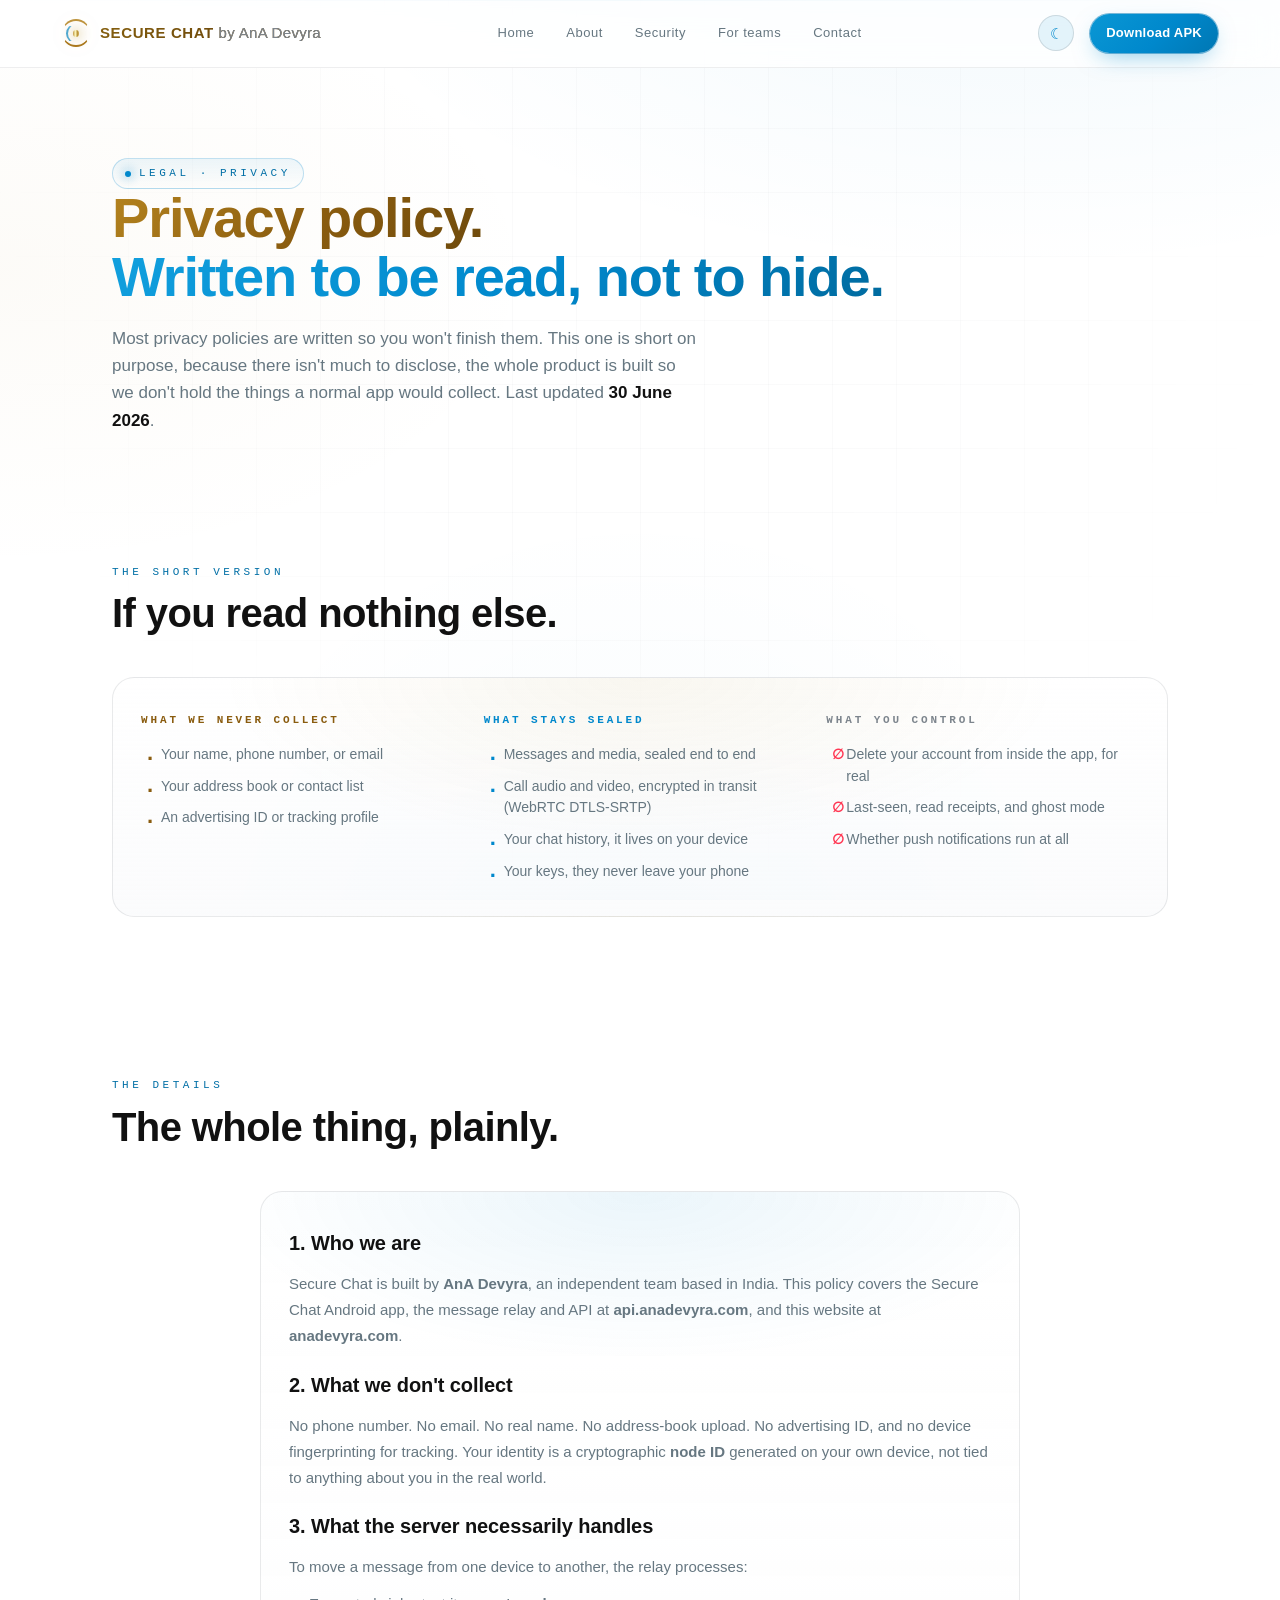
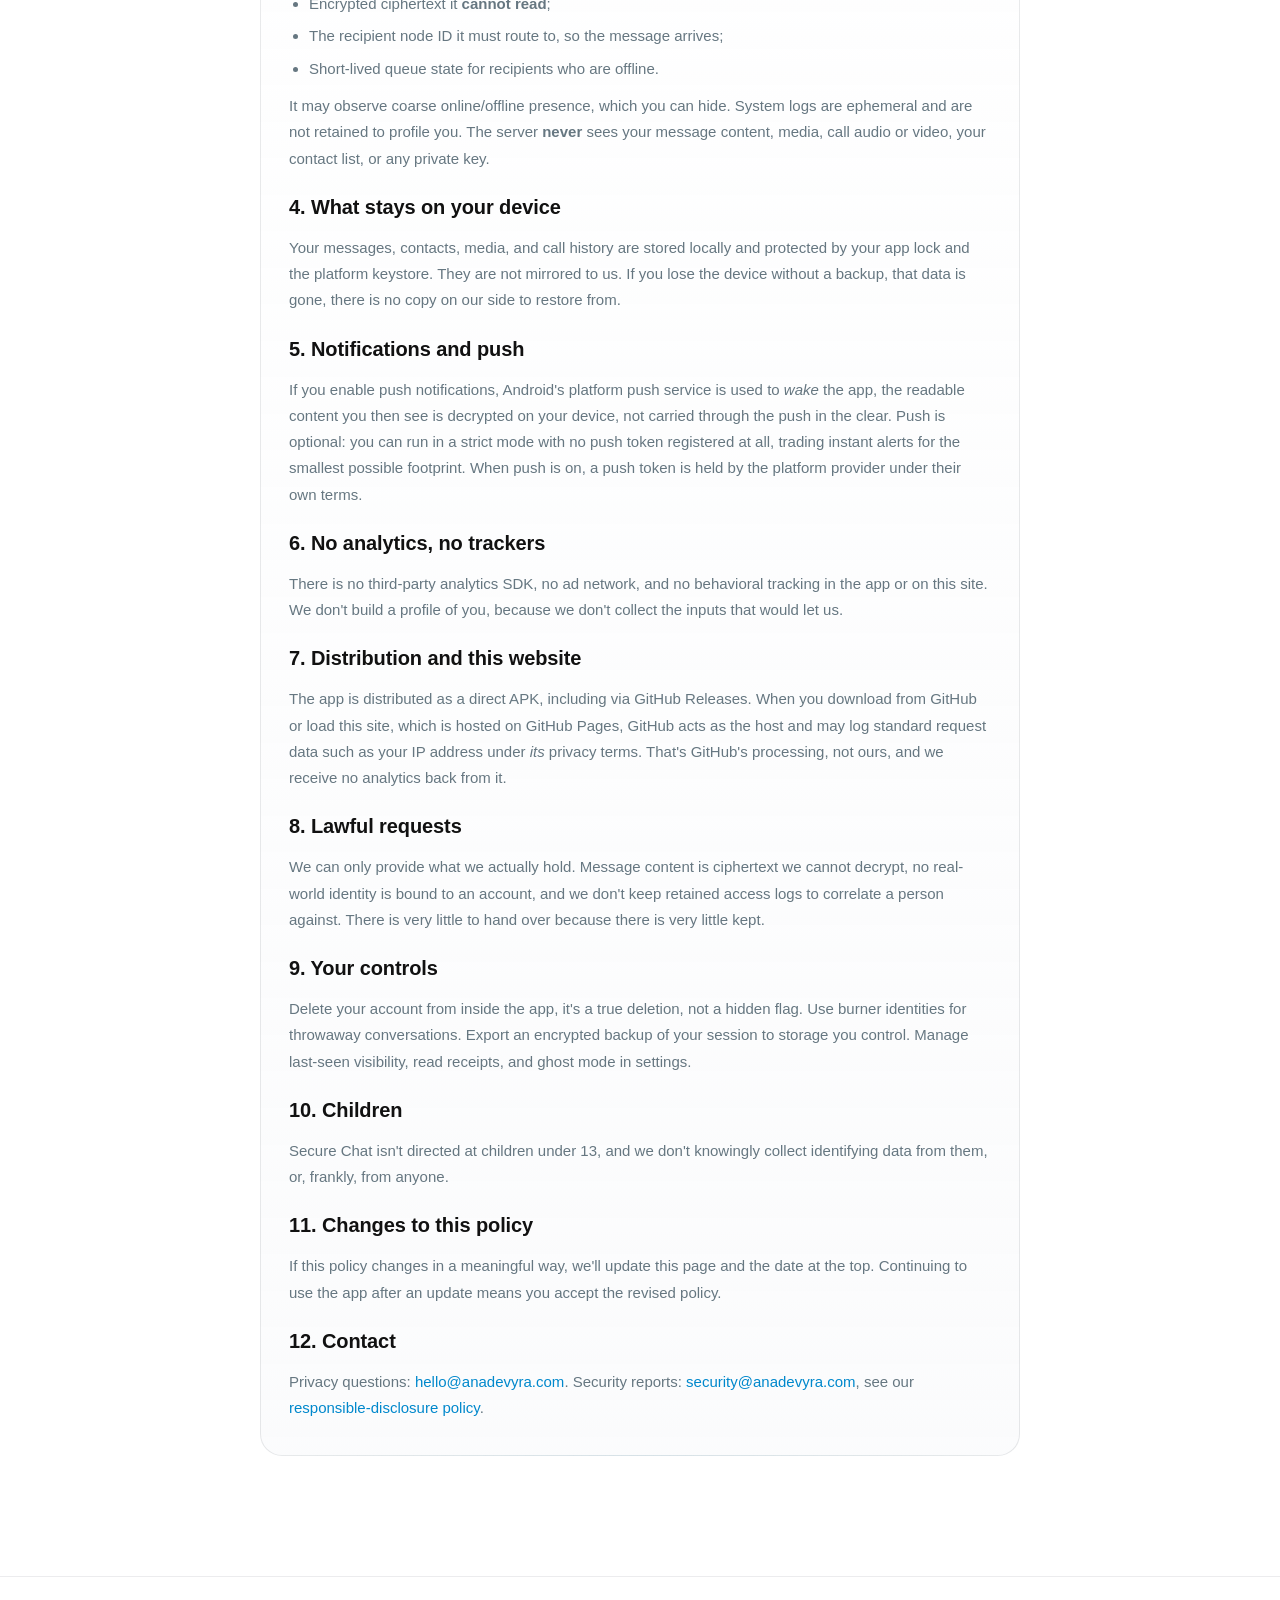
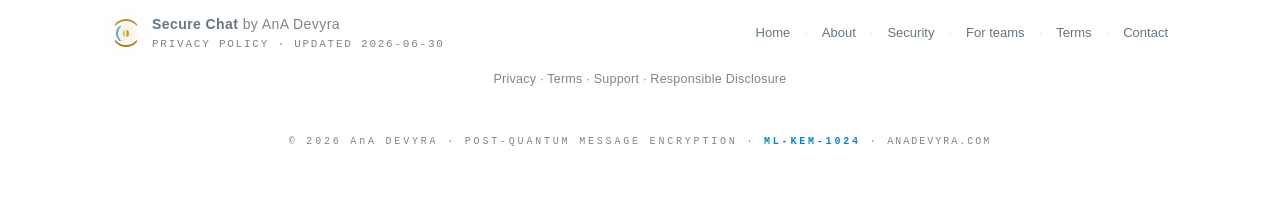
<file: privacy/index.html>
<!doctype html>
<html lang="en">
<head>
<meta charset="utf-8">
<meta name="viewport" content="width=device-width,initial-scale=1,viewport-fit=cover">
<meta name="theme-color" content="#FFFFFF">
<meta http-equiv="cache-control" content="no-cache, must-revalidate">
<script>(()=>{try{var t=localStorage.getItem('theme');var dark=(t==='cyber');if(!dark)document.documentElement.setAttribute('data-theme','clarity');var m=document.querySelector('meta[name=theme-color]');if(m)m.setAttribute('content',dark?'#010204':'#FFFFFF');}catch(e){}})();</script>
<meta name="description" content="The Secure Chat by AnA Devyra privacy policy, written to be read. No phone, no email, no trackers. What the server handles, what stays on your device, and the controls you hold.">
<meta property="og:title" content="Privacy Policy | Secure Chat by AnA Devyra">
<meta property="og:description" content="No name, no phone, no email, no trackers. A plain-English account of exactly what we do and don't touch.">
<meta property="og:type" content="website">
<meta property="og:url" content="https://anadevyra.com/privacy/">
<meta property="og:image" content="https://anadevyra.com/og-image.png">
<meta name="twitter:card" content="summary_large_image">
<meta name="twitter:title" content="Privacy Policy | Secure Chat by AnA Devyra">
<meta name="twitter:description" content="Written to be read. No phone, no email, no trackers.">
<meta name="twitter:image" content="https://anadevyra.com/og-image.png">
<link rel="canonical" href="https://anadevyra.com/privacy/">
<title>Privacy Policy | Secure Chat by AnA Devyra</title>
<link rel="icon" type="image/svg+xml" href="data:image/svg+xml;utf8,<svg xmlns='http://www.w3.org/2000/svg' viewBox='0 0 64 64'><circle cx='32' cy='32' r='28' fill='%23010204'/><path d='M32 6 a26 26 0 0 1 0 52' fill='none' stroke='%23BF953F' stroke-width='4' stroke-linecap='round'/><path d='M32 58 a26 26 0 0 1 0 -52' fill='none' stroke='%23AA771C' stroke-width='4' stroke-linecap='round' opacity='.7'/><path d='M14 32 a18 18 0 0 1 18 -18' fill='none' stroke='%2300f2ff' stroke-width='3' stroke-linecap='round'/><path d='M50 32 a14 14 0 0 1 -14 14' fill='none' stroke='white' stroke-width='2.5' stroke-linecap='round'/><circle cx='32' cy='32' r='7' fill='%23FCF6BA'/></svg>">
<link rel="stylesheet" href="/assets/style.css">
</head>
<body>

<div class="bg-layer"></div>
<div class="grid-layer"></div>
<div class="scan-line"></div>

<!-- ─── NAV ─── -->
<nav class="nav">
  <div class="nav-inner">
    <a href="/" class="brand">
      <div class="brand-lock aura-orb" aria-hidden="true"><div class="ring r1"></div><div class="ring r2"></div><div class="ring r3"></div><div class="core"></div></div>
      <span class="brand-name">SECURE CHAT <span class="brand-sub">by <span class="bn">AnA</span> Devyra</span></span>
    </a>
    <div class="nav-links">
      <a href="/" class="nav-link">Home</a>
      <a href="/about/" class="nav-link">About</a>
      <a href="/security/" class="nav-link">Security</a>
      <a href="/business/" class="nav-link">For teams</a>
      <a href="/contact/" class="nav-link">Contact</a>
    </div>
    <button id="theme-toggle" class="theme-toggle" aria-label="Toggle theme" title="Toggle theme">☀</button>
    <a href="/download/" id="nav-cta" class="nav-cta">Download APK</a>
  </div>
</nav>

<!-- ─── PAGE HERO ─── -->
<header class="page-hero">
  <div class="wrap">
    <span class="eyebrow"><span class="dot"></span>Legal · Privacy</span>
    <h1>
      <span class="h1-gold">Privacy policy.</span><br>
      <span class="h1-cyan">Written to be read, not to hide.</span>
    </h1>
    <p class="lede">
      Most privacy policies are written so you won't finish them. This one is short on purpose,
      because there isn't much to disclose, the whole product is built so we don't hold the things
      a normal app would collect. Last updated <strong>30 June 2026</strong>.
    </p>
  </div>
</header>

<!-- ─── SHORT VERSION ─── -->
<section id="tldr">
  <div class="wrap">
    <div class="section-head reveal">
      <div class="section-eyebrow">The short version</div>
      <h2 class="section-title">If you read nothing else.</h2>
    </div>
    <div class="posture reveal">
      <div class="posture-grid">
        <div class="posture-col no">
          <h4><b class="gold">What we never collect</b></h4>
          <ul>
            <li>Your name, phone number, or email</li>
            <li>Your address book or contact list</li>
            <li>An advertising ID or tracking profile</li>
          </ul>
        </div>
        <div class="posture-col">
          <h4><b>What stays sealed</b></h4>
          <ul>
            <li>Messages and media, sealed end to end</li>
            <li>Call audio and video, encrypted in transit (WebRTC DTLS-SRTP)</li>
            <li>Your chat history, it lives on your device</li>
            <li>Your keys, they never leave your phone</li>
          </ul>
        </div>
        <div class="posture-col zero">
          <h4>What you control</h4>
          <ul>
            <li>Delete your account from inside the app, for real</li>
            <li>Last-seen, read receipts, and ghost mode</li>
            <li>Whether push notifications run at all</li>
          </ul>
        </div>
      </div>
    </div>
  </div>
</section>

<!-- ─── FULL POLICY ─── -->
<section id="policy">
  <div class="wrap">
    <div class="section-head reveal">
      <div class="section-eyebrow">The details</div>
      <h2 class="section-title">The whole thing, plainly.</h2>
    </div>
    <div class="inner-card reveal" style="max-width:760px;margin-inline:auto;text-align:left">
      <div style="color:var(--text-dim);font-size:15px;line-height:1.75">

        <h3 style="font-size:clamp(17px,2.3vw,20px);font-weight:700;color:var(--text);margin:0 0 10px;letter-spacing:-.005em">1. Who we are</h3>
        <p style="margin:0 0 18px">Secure Chat is built by <strong>AnA Devyra</strong>, an independent team based in India. This policy covers the Secure Chat Android app, the message relay and API at <strong>api.anadevyra.com</strong>, and this website at <strong>anadevyra.com</strong>.</p>

        <h3 style="font-size:clamp(17px,2.3vw,20px);font-weight:700;color:var(--text);margin:0 0 10px;letter-spacing:-.005em">2. What we don't collect</h3>
        <p style="margin:0 0 18px">No phone number. No email. No real name. No address-book upload. No advertising ID, and no device fingerprinting for tracking. Your identity is a cryptographic <strong>node ID</strong> generated on your own device, not tied to anything about you in the real world.</p>

        <h3 style="font-size:clamp(17px,2.3vw,20px);font-weight:700;color:var(--text);margin:0 0 10px;letter-spacing:-.005em">3. What the server necessarily handles</h3>
        <p style="margin:0 0 10px">To move a message from one device to another, the relay processes:</p>
        <ul style="margin:0 0 12px;padding-left:20px;line-height:1.7">
          <li style="margin-bottom:7px">Encrypted ciphertext it <strong>cannot read</strong>;</li>
          <li style="margin-bottom:7px">The recipient node ID it must route to, so the message arrives;</li>
          <li style="margin-bottom:7px">Short-lived queue state for recipients who are offline.</li>
        </ul>
        <p style="margin:0 0 18px">It may observe coarse online/offline presence, which you can hide. System logs are ephemeral and are not retained to profile you. The server <strong>never</strong> sees your message content, media, call audio or video, your contact list, or any private key.</p>

        <h3 style="font-size:clamp(17px,2.3vw,20px);font-weight:700;color:var(--text);margin:0 0 10px;letter-spacing:-.005em">4. What stays on your device</h3>
        <p style="margin:0 0 18px">Your messages, contacts, media, and call history are stored locally and protected by your app lock and the platform keystore. They are not mirrored to us. If you lose the device without a backup, that data is gone, there is no copy on our side to restore from.</p>

        <h3 style="font-size:clamp(17px,2.3vw,20px);font-weight:700;color:var(--text);margin:0 0 10px;letter-spacing:-.005em">5. Notifications and push</h3>
        <p style="margin:0 0 18px">If you enable push notifications, Android's platform push service is used to <em>wake</em> the app, the readable content you then see is decrypted on your device, not carried through the push in the clear. Push is optional: you can run in a strict mode with no push token registered at all, trading instant alerts for the smallest possible footprint. When push is on, a push token is held by the platform provider under their own terms.</p>

        <h3 style="font-size:clamp(17px,2.3vw,20px);font-weight:700;color:var(--text);margin:0 0 10px;letter-spacing:-.005em">6. No analytics, no trackers</h3>
        <p style="margin:0 0 18px">There is no third-party analytics SDK, no ad network, and no behavioral tracking in the app or on this site. We don't build a profile of you, because we don't collect the inputs that would let us.</p>

        <h3 style="font-size:clamp(17px,2.3vw,20px);font-weight:700;color:var(--text);margin:0 0 10px;letter-spacing:-.005em">7. Distribution and this website</h3>
        <p style="margin:0 0 18px">The app is distributed as a direct APK, including via GitHub Releases. When you download from GitHub or load this site, which is hosted on GitHub Pages, GitHub acts as the host and may log standard request data such as your IP address under <em>its</em> privacy terms. That's GitHub's processing, not ours, and we receive no analytics back from it.</p>

        <h3 style="font-size:clamp(17px,2.3vw,20px);font-weight:700;color:var(--text);margin:0 0 10px;letter-spacing:-.005em">8. Lawful requests</h3>
        <p style="margin:0 0 18px">We can only provide what we actually hold. Message content is ciphertext we cannot decrypt, no real-world identity is bound to an account, and we don't keep retained access logs to correlate a person against. There is very little to hand over because there is very little kept.</p>

        <h3 style="font-size:clamp(17px,2.3vw,20px);font-weight:700;color:var(--text);margin:0 0 10px;letter-spacing:-.005em">9. Your controls</h3>
        <p style="margin:0 0 18px">Delete your account from inside the app, it's a true deletion, not a hidden flag. Use burner identities for throwaway conversations. Export an encrypted backup of your session to storage you control. Manage last-seen visibility, read receipts, and ghost mode in settings.</p>

        <h3 style="font-size:clamp(17px,2.3vw,20px);font-weight:700;color:var(--text);margin:0 0 10px;letter-spacing:-.005em">10. Children</h3>
        <p style="margin:0 0 18px">Secure Chat isn't directed at children under 13, and we don't knowingly collect identifying data from them, or, frankly, from anyone.</p>

        <h3 style="font-size:clamp(17px,2.3vw,20px);font-weight:700;color:var(--text);margin:0 0 10px;letter-spacing:-.005em">11. Changes to this policy</h3>
        <p style="margin:0 0 18px">If this policy changes in a meaningful way, we'll update this page and the date at the top. Continuing to use the app after an update means you accept the revised policy.</p>

        <h3 style="font-size:clamp(17px,2.3vw,20px);font-weight:700;color:var(--text);margin:0 0 10px;letter-spacing:-.005em">12. Contact</h3>
        <p style="margin:0">Privacy questions: <a href="mailto:hello@anadevyra.com" style="color:var(--cyan);text-decoration:none">hello@anadevyra.com</a>. Security reports: <a href="mailto:security@anadevyra.com" style="color:var(--cyan);text-decoration:none">security@anadevyra.com</a>, see our <a href="/responsible-disclosure/" style="color:var(--cyan);text-decoration:none">responsible-disclosure policy</a>.</p>

      </div>
    </div>
  </div>
</section>

<!-- ─── FOOTER ─── -->
<footer>
  <div class="wrap">
    <div class="foot-inner">
      <div class="foot-l">
        <div class="brand-lock aura-orb" aria-hidden="true"><div class="ring r1"></div><div class="ring r2"></div><div class="ring r3"></div><div class="core"></div></div>
        <div>
          <div class="foot-name">Secure Chat <span style="color:var(--text-faint);font-weight:400;">by <span class="bn">AnA</span> Devyra</span></div>
          <div class="foot-meta">Privacy policy · Updated 2026-06-30</div>
        </div>
      </div>
      <div class="foot-r">
        <a href="/">Home</a>
        <span style="opacity:.3">·</span>
        <a href="/about/">About</a>
        <span style="opacity:.3">·</span>
        <a href="/security/">Security</a>
        <span style="opacity:.3">·</span>
        <a href="/business/">For teams</a>
        <span style="opacity:.3">·</span>
        <a href="/terms/">Terms</a>
        <span style="opacity:.3">·</span>
        <a href="/contact/">Contact</a>
      </div>
    </div>
    <div class="foot-legal" style="text-align:center;margin-top:16px;font-size:12.5px;color:var(--text-faint);letter-spacing:.02em">
      <a href="/privacy/" style="color:inherit;text-decoration:none">Privacy</a> · <a href="/terms/" style="color:inherit;text-decoration:none">Terms</a> · <a href="/support/" style="color:inherit;text-decoration:none">Support</a> · <a href="/responsible-disclosure/" style="color:inherit;text-decoration:none">Responsible Disclosure</a>
    </div>
    <div class="seal">© 2026 <span class="bn">AnA</span> Devyra · Post-quantum message encryption · <b>ML-KEM-1024</b> · <a href="https://anadevyra.com" style="color:inherit;text-decoration:none;letter-spacing:.2em">anadevyra.com</a></div>
  </div>
</footer>

<button id="to-top" class="to-top" aria-label="Back to top">↑</button>

<script>
  const io=new IntersectionObserver((ents)=>{
    ents.forEach(e=>{if(e.isIntersecting){e.target.classList.add('on');io.unobserve(e.target);}});
  },{threshold:0,rootMargin:"0px 0px 200px 0px"});
  document.querySelectorAll('.reveal').forEach(el=>io.observe(el));
  const tt=document.getElementById('to-top');
  window.addEventListener('scroll',()=>{if(tt) tt.classList.toggle('on',window.scrollY>400)},{passive:true});
  if(tt) tt.addEventListener('click',()=>window.scrollTo({top:0,behavior:'smooth'}));

  const themeBtn=document.getElementById('theme-toggle');
  function syncThemeIcon(){
    const isClarity=document.documentElement.getAttribute('data-theme')==='clarity';
    if(themeBtn) themeBtn.textContent=isClarity?'☾':'☀';
  }
  syncThemeIcon();
  if(themeBtn) themeBtn.addEventListener('click',()=>{
    const root=document.documentElement;
    const next=root.getAttribute('data-theme')==='clarity'?'cyber':'clarity';
    if(next==='clarity') root.setAttribute('data-theme','clarity');
    else root.removeAttribute('data-theme');
    try{localStorage.setItem('theme',next);}catch(e){}var mtc=document.querySelector('meta[name=theme-color]');if(mtc)mtc.setAttribute('content',next==='clarity'?'#FFFFFF':'#010204');
    syncThemeIcon();
  });
</script>
</body>
</html>
</file>
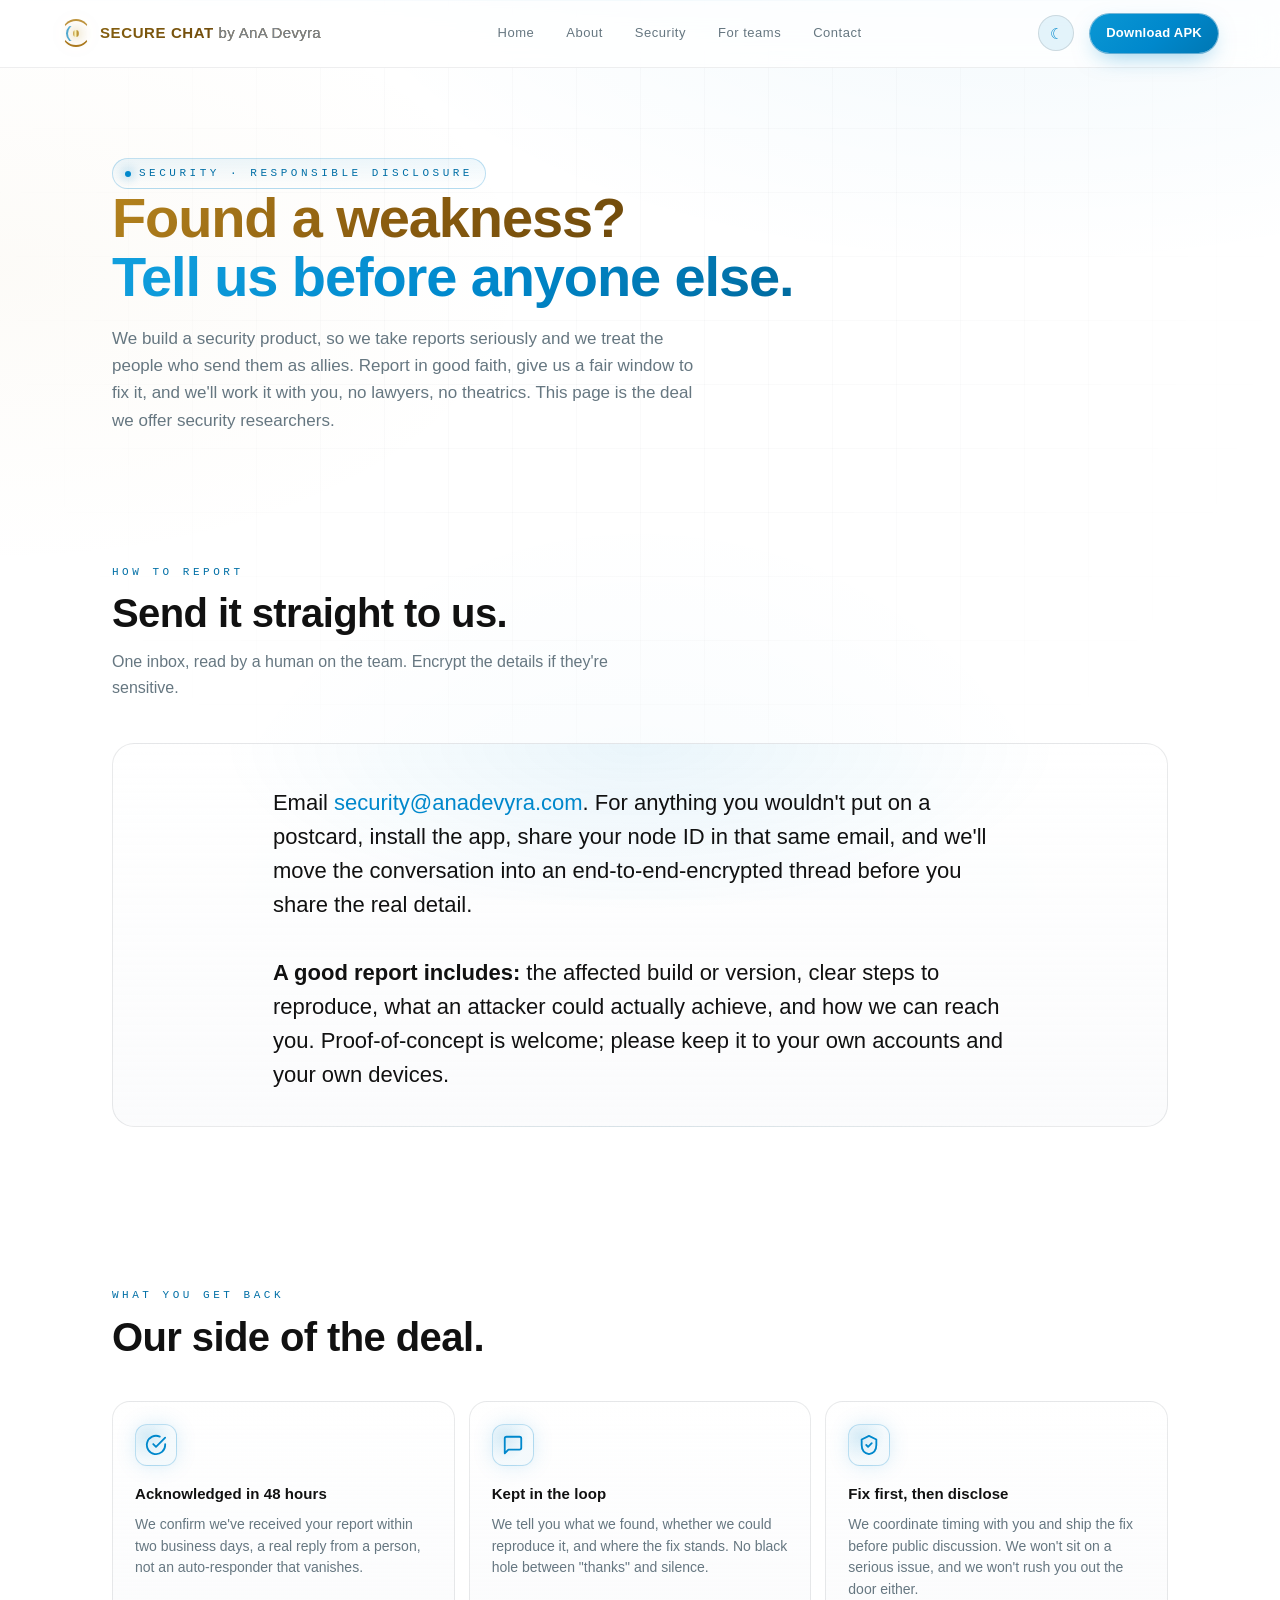
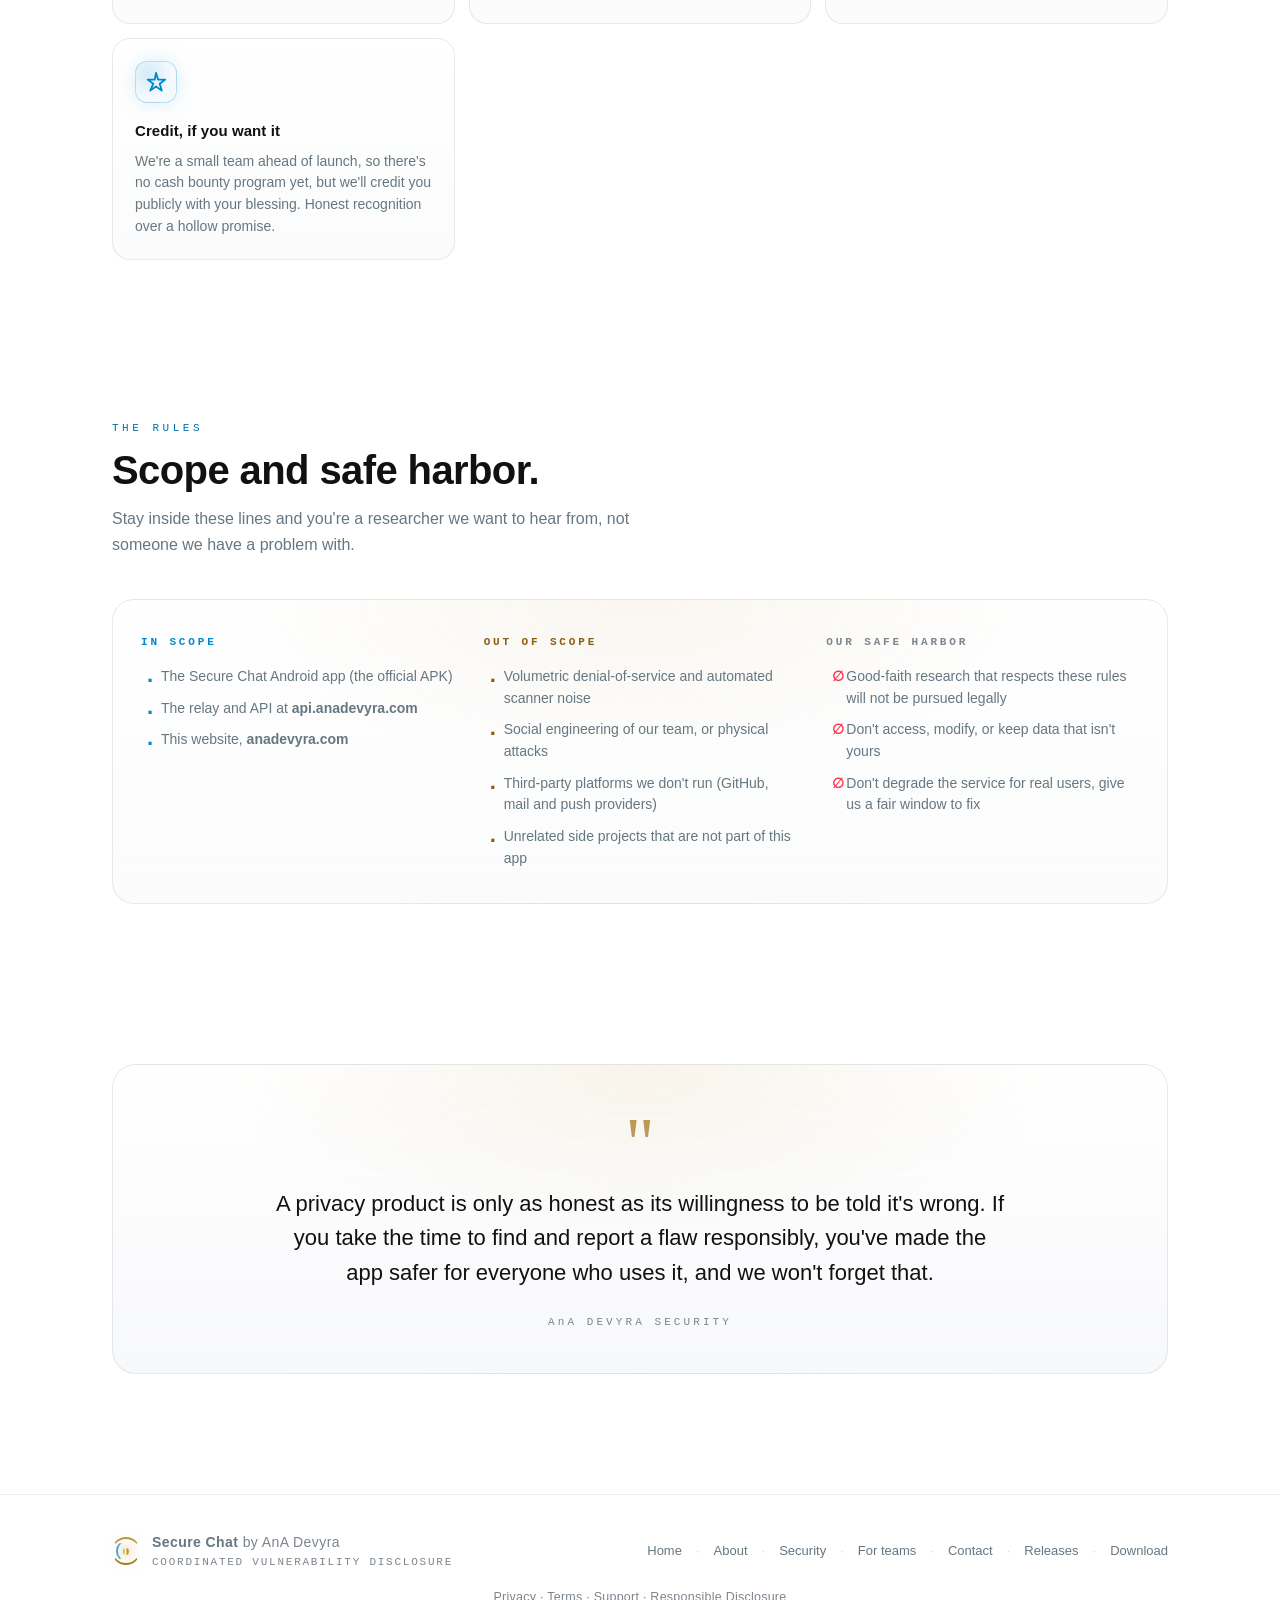
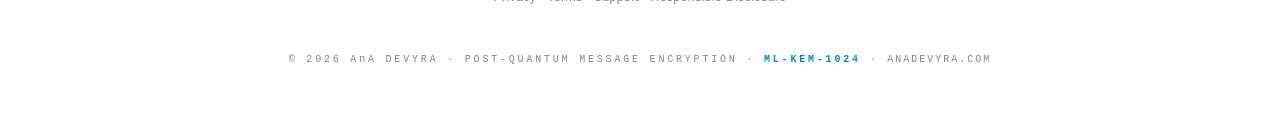
<file: responsible-disclosure/index.html>
<!doctype html>
<html lang="en">
<head>
<meta charset="utf-8">
<meta name="viewport" content="width=device-width,initial-scale=1,viewport-fit=cover">
<meta name="theme-color" content="#FFFFFF">
<meta http-equiv="cache-control" content="no-cache, must-revalidate">
<script>(()=>{try{var t=localStorage.getItem('theme');var dark=(t==='cyber');if(!dark)document.documentElement.setAttribute('data-theme','clarity');var m=document.querySelector('meta[name=theme-color]');if(m)m.setAttribute('content',dark?'#010204':'#FFFFFF');}catch(e){}})();</script>
<meta name="description" content="Report a security vulnerability in Secure Chat by AnA Devyra. Coordinated disclosure policy, scope, safe harbor for good-faith research, and how we respond.">
<meta property="og:title" content="Responsible Disclosure | Secure Chat by AnA Devyra">
<meta property="og:description" content="Found a weakness? Report it in good faith. Here's our scope, our safe-harbor commitment, and how we work a report with you.">
<meta property="og:type" content="website">
<meta property="og:url" content="https://anadevyra.com/responsible-disclosure/">
<meta property="og:image" content="https://anadevyra.com/og-image.png">
<meta name="twitter:card" content="summary_large_image">
<meta name="twitter:title" content="Responsible Disclosure | Secure Chat by AnA Devyra">
<meta name="twitter:description" content="Coordinated vulnerability disclosure. Scope, safe harbor, and how we respond.">
<meta name="twitter:image" content="https://anadevyra.com/og-image.png">
<link rel="canonical" href="https://anadevyra.com/responsible-disclosure/">
<title>Responsible Disclosure | Secure Chat by AnA Devyra</title>
<link rel="icon" type="image/svg+xml" href="data:image/svg+xml;utf8,<svg xmlns='http://www.w3.org/2000/svg' viewBox='0 0 64 64'><circle cx='32' cy='32' r='28' fill='%23010204'/><path d='M32 6 a26 26 0 0 1 0 52' fill='none' stroke='%23BF953F' stroke-width='4' stroke-linecap='round'/><path d='M32 58 a26 26 0 0 1 0 -52' fill='none' stroke='%23AA771C' stroke-width='4' stroke-linecap='round' opacity='.7'/><path d='M14 32 a18 18 0 0 1 18 -18' fill='none' stroke='%2300f2ff' stroke-width='3' stroke-linecap='round'/><path d='M50 32 a14 14 0 0 1 -14 14' fill='none' stroke='white' stroke-width='2.5' stroke-linecap='round'/><circle cx='32' cy='32' r='7' fill='%23FCF6BA'/></svg>">
<link rel="stylesheet" href="/assets/style.css">
</head>
<body>

<div class="bg-layer"></div>
<div class="grid-layer"></div>
<div class="scan-line"></div>

<!-- ─── NAV ─── -->
<nav class="nav">
  <div class="nav-inner">
    <a href="/" class="brand">
      <div class="brand-lock aura-orb" aria-hidden="true"><div class="ring r1"></div><div class="ring r2"></div><div class="ring r3"></div><div class="core"></div></div>
      <span class="brand-name">SECURE CHAT <span class="brand-sub">by <span class="bn">AnA</span> Devyra</span></span>
    </a>
    <div class="nav-links">
      <a href="/" class="nav-link">Home</a>
      <a href="/about/" class="nav-link">About</a>
      <a href="/security/" class="nav-link">Security</a>
      <a href="/business/" class="nav-link">For teams</a>
      <a href="/contact/" class="nav-link">Contact</a>
    </div>
    <button id="theme-toggle" class="theme-toggle" aria-label="Toggle theme" title="Toggle theme">☀</button>
    <a href="/download/" id="nav-cta" class="nav-cta">Download APK</a>
  </div>
</nav>

<!-- ─── PAGE HERO ─── -->
<header class="page-hero">
  <div class="wrap">
    <span class="eyebrow"><span class="dot"></span>Security · Responsible disclosure</span>
    <h1>
      <span class="h1-gold">Found a weakness?</span><br>
      <span class="h1-cyan">Tell us before anyone else.</span>
    </h1>
    <p class="lede">
      We build a security product, so we take reports seriously and we treat the people who send
      them as allies. Report in good faith, give us a fair window to fix it, and we'll work it
      with you, no lawyers, no theatrics. This page is the deal we offer security researchers.
    </p>
  </div>
</header>

<!-- ─── HOW TO REPORT ─── -->
<section id="report">
  <div class="wrap">
    <div class="section-head reveal">
      <div class="section-eyebrow">How to report</div>
      <h2 class="section-title">Send it straight to us.</h2>
      <p class="section-sub">One inbox, read by a human on the team. Encrypt the details if they're sensitive.</p>
    </div>
    <div class="inner-card reveal">
      <p class="about-body">
        Email <a href="mailto:security@anadevyra.com" style="color:var(--cyan);text-decoration:none">security@anadevyra.com</a>.
        For anything you wouldn't put on a postcard, install the app, share your node ID in that
        same email, and we'll move the conversation into an end-to-end-encrypted thread before you
        share the real detail.
        <br><br>
        <strong>A good report includes:</strong> the affected build or version, clear steps to
        reproduce, what an attacker could actually achieve, and how we can reach you. Proof-of-concept
        is welcome; please keep it to your own accounts and your own devices.
      </p>
    </div>
  </div>
</section>

<!-- ─── OUR COMMITMENT ─── -->
<section id="commitment">
  <div class="wrap">
    <div class="section-head reveal">
      <div class="section-eyebrow">What you get back</div>
      <h2 class="section-title">Our side of the deal.</h2>
    </div>
    <div class="features">
      <div class="feat reveal">
        <div class="feat-icon"><svg viewBox="0 0 24 24" fill="none" stroke="currentColor" stroke-width="2" stroke-linecap="round" stroke-linejoin="round"><path d="M22 11.08V12a10 10 0 1 1-5.93-9.14"/><path d="M22 4L12 14.01l-3-3"/></svg></div>
        <div class="feat-title">Acknowledged in 48 hours</div>
        <div class="feat-desc">We confirm we've received your report within two business days, a real reply from a person, not an auto-responder that vanishes.</div>
      </div>
      <div class="feat reveal">
        <div class="feat-icon"><svg viewBox="0 0 24 24" fill="none" stroke="currentColor" stroke-width="2" stroke-linecap="round" stroke-linejoin="round"><path d="M21 15a2 2 0 0 1-2 2H7l-4 4V5a2 2 0 0 1 2-2h14a2 2 0 0 1 2 2z"/></svg></div>
        <div class="feat-title">Kept in the loop</div>
        <div class="feat-desc">We tell you what we found, whether we could reproduce it, and where the fix stands. No black hole between "thanks" and silence.</div>
      </div>
      <div class="feat reveal">
        <div class="feat-icon"><svg viewBox="0 0 24 24" fill="none" stroke="currentColor" stroke-width="2" stroke-linecap="round" stroke-linejoin="round"><path d="M12 2l8 4v6c0 5-3 9-8 10-5-1-8-5-8-10V6l8-4z"/><path d="M9 12l2 2 4-4"/></svg></div>
        <div class="feat-title">Fix first, then disclose</div>
        <div class="feat-desc">We coordinate timing with you and ship the fix before public discussion. We won't sit on a serious issue, and we won't rush you out the door either.</div>
      </div>
      <div class="feat reveal">
        <div class="feat-icon"><svg viewBox="0 0 24 24" fill="none" stroke="currentColor" stroke-width="2" stroke-linecap="round" stroke-linejoin="round"><path d="M12 2l2.4 7.4H22l-6 4.6 2.3 7.4-6.3-4.6-6.3 4.6L9 14 3 9.4h7.6z"/></svg></div>
        <div class="feat-title">Credit, if you want it</div>
        <div class="feat-desc">We're a small team ahead of launch, so there's no cash bounty program yet, but we'll credit you publicly with your blessing. Honest recognition over a hollow promise.</div>
      </div>
    </div>
  </div>
</section>

<!-- ─── SCOPE / SAFE HARBOR ─── -->
<section id="scope">
  <div class="wrap">
    <div class="section-head reveal">
      <div class="section-eyebrow">The rules</div>
      <h2 class="section-title">Scope and safe harbor.</h2>
      <p class="section-sub">Stay inside these lines and you're a researcher we want to hear from, not someone we have a problem with.</p>
    </div>
    <div class="posture reveal">
      <div class="posture-grid">
        <div class="posture-col">
          <h4><b>In scope</b></h4>
          <ul>
            <li>The Secure Chat Android app (the official APK)</li>
            <li>The relay and API at <strong>api.anadevyra.com</strong></li>
            <li>This website, <strong>anadevyra.com</strong></li>
          </ul>
        </div>
        <div class="posture-col no">
          <h4><b class="gold">Out of scope</b></h4>
          <ul>
            <li>Volumetric denial-of-service and automated scanner noise</li>
            <li>Social engineering of our team, or physical attacks</li>
            <li>Third-party platforms we don't run (GitHub, mail and push providers)</li>
            <li>Unrelated side projects that are not part of this app</li>
          </ul>
        </div>
        <div class="posture-col zero">
          <h4>Our safe harbor</h4>
          <ul>
            <li>Good-faith research that respects these rules will not be pursued legally</li>
            <li>Don't access, modify, or keep data that isn't yours</li>
            <li>Don't degrade the service for real users, give us a fair window to fix</li>
          </ul>
        </div>
      </div>
    </div>
  </div>
</section>

<!-- ─── CLOSING NOTE ─── -->
<section id="thanks">
  <div class="wrap">
    <div class="about-card reveal">
      <div class="quote-mark">"</div>
      <p class="about-body">
        A privacy product is only as honest as its willingness to be told it's wrong. If you take
        the time to find and report a flaw responsibly, you've made the app safer for everyone who
        uses it, and we won't forget that.
      </p>
      <div class="about-sig"><span class="bn">AnA</span> Devyra Security</div>
    </div>
  </div>
</section>

<!-- ─── FOOTER ─── -->
<footer>
  <div class="wrap">
    <div class="foot-inner">
      <div class="foot-l">
        <div class="brand-lock aura-orb" aria-hidden="true"><div class="ring r1"></div><div class="ring r2"></div><div class="ring r3"></div><div class="core"></div></div>
        <div>
          <div class="foot-name">Secure Chat <span style="color:var(--text-faint);font-weight:400;">by <span class="bn">AnA</span> Devyra</span></div>
          <div class="foot-meta">Coordinated vulnerability disclosure</div>
        </div>
      </div>
      <div class="foot-r">
        <a href="/">Home</a>
        <span style="opacity:.3">·</span>
        <a href="/about/">About</a>
        <span style="opacity:.3">·</span>
        <a href="/security/">Security</a>
        <span style="opacity:.3">·</span>
        <a href="/business/">For teams</a>
        <span style="opacity:.3">·</span>
        <a href="/contact/">Contact</a>
        <span style="opacity:.3">·</span>
        <a href="https://github.com/anadevyra/anadevyra.github.io/releases" rel="noopener">Releases</a>
        <span style="opacity:.3">·</span>
        <a href="/#download">Download</a>
      </div>
    </div>
    <div class="foot-legal" style="text-align:center;margin-top:16px;font-size:12.5px;color:var(--text-faint);letter-spacing:.02em">
      <a href="/privacy/" style="color:inherit;text-decoration:none">Privacy</a> · <a href="/terms/" style="color:inherit;text-decoration:none">Terms</a> · <a href="/support/" style="color:inherit;text-decoration:none">Support</a> · <a href="/responsible-disclosure/" style="color:inherit;text-decoration:none">Responsible Disclosure</a>
    </div>
    <div class="seal">© 2026 <span class="bn">AnA</span> Devyra · Post-quantum message encryption · <b>ML-KEM-1024</b> · <a href="https://anadevyra.com" style="color:inherit;text-decoration:none;letter-spacing:.2em">anadevyra.com</a></div>
  </div>
</footer>

<button id="to-top" class="to-top" aria-label="Back to top">↑</button>

<script>
  const io=new IntersectionObserver((ents)=>{
    ents.forEach(e=>{if(e.isIntersecting){e.target.classList.add('on');io.unobserve(e.target);}});
  },{threshold:0,rootMargin:"0px 0px 200px 0px"});
  document.querySelectorAll('.reveal').forEach(el=>io.observe(el));
  const tt=document.getElementById('to-top');
  window.addEventListener('scroll',()=>{if(tt) tt.classList.toggle('on',window.scrollY>400)},{passive:true});
  if(tt) tt.addEventListener('click',()=>window.scrollTo({top:0,behavior:'smooth'}));

  const themeBtn=document.getElementById('theme-toggle');
  function syncThemeIcon(){
    const isClarity=document.documentElement.getAttribute('data-theme')==='clarity';
    if(themeBtn) themeBtn.textContent=isClarity?'☾':'☀';
  }
  syncThemeIcon();
  if(themeBtn) themeBtn.addEventListener('click',()=>{
    const root=document.documentElement;
    const next=root.getAttribute('data-theme')==='clarity'?'cyber':'clarity';
    if(next==='clarity') root.setAttribute('data-theme','clarity');
    else root.removeAttribute('data-theme');
    try{localStorage.setItem('theme',next);}catch(e){}var mtc=document.querySelector('meta[name=theme-color]');if(mtc)mtc.setAttribute('content',next==='clarity'?'#FFFFFF':'#010204');
    syncThemeIcon();
  });
</script>
</body>
</html>
</file>
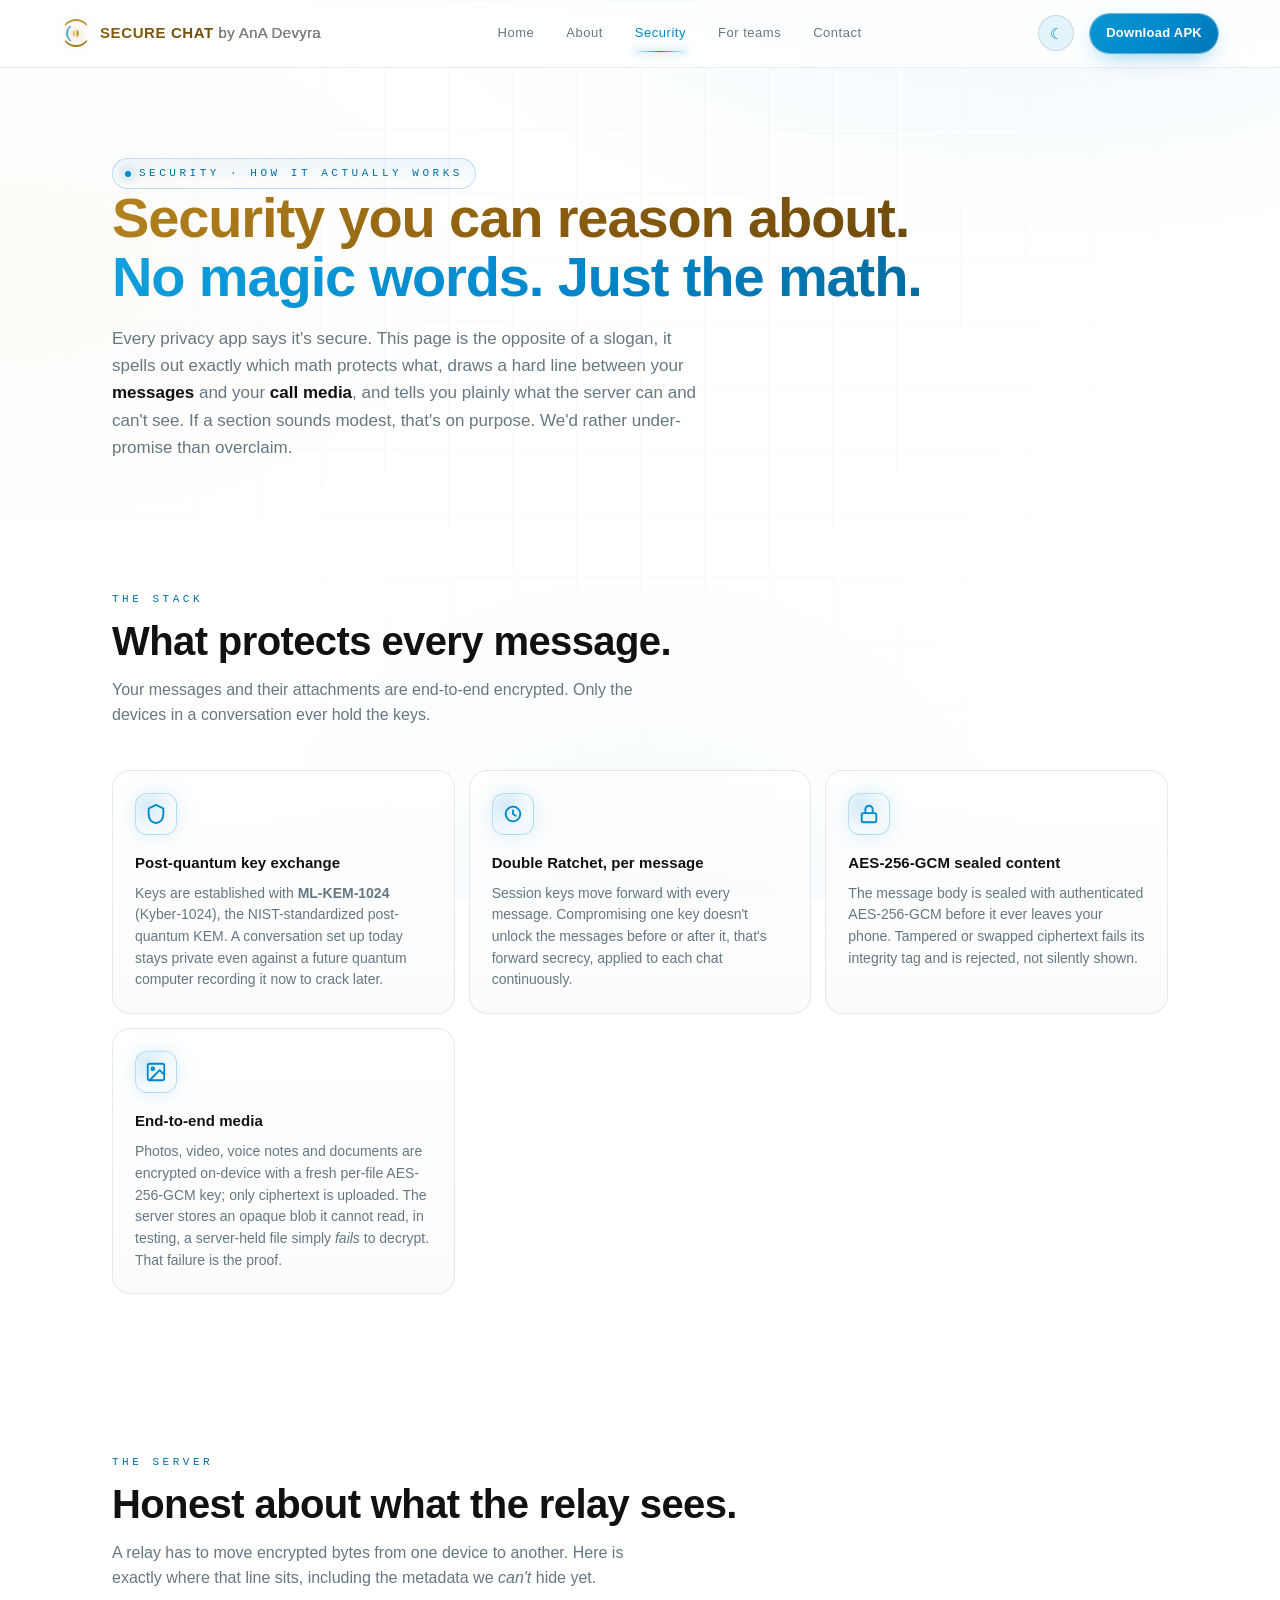
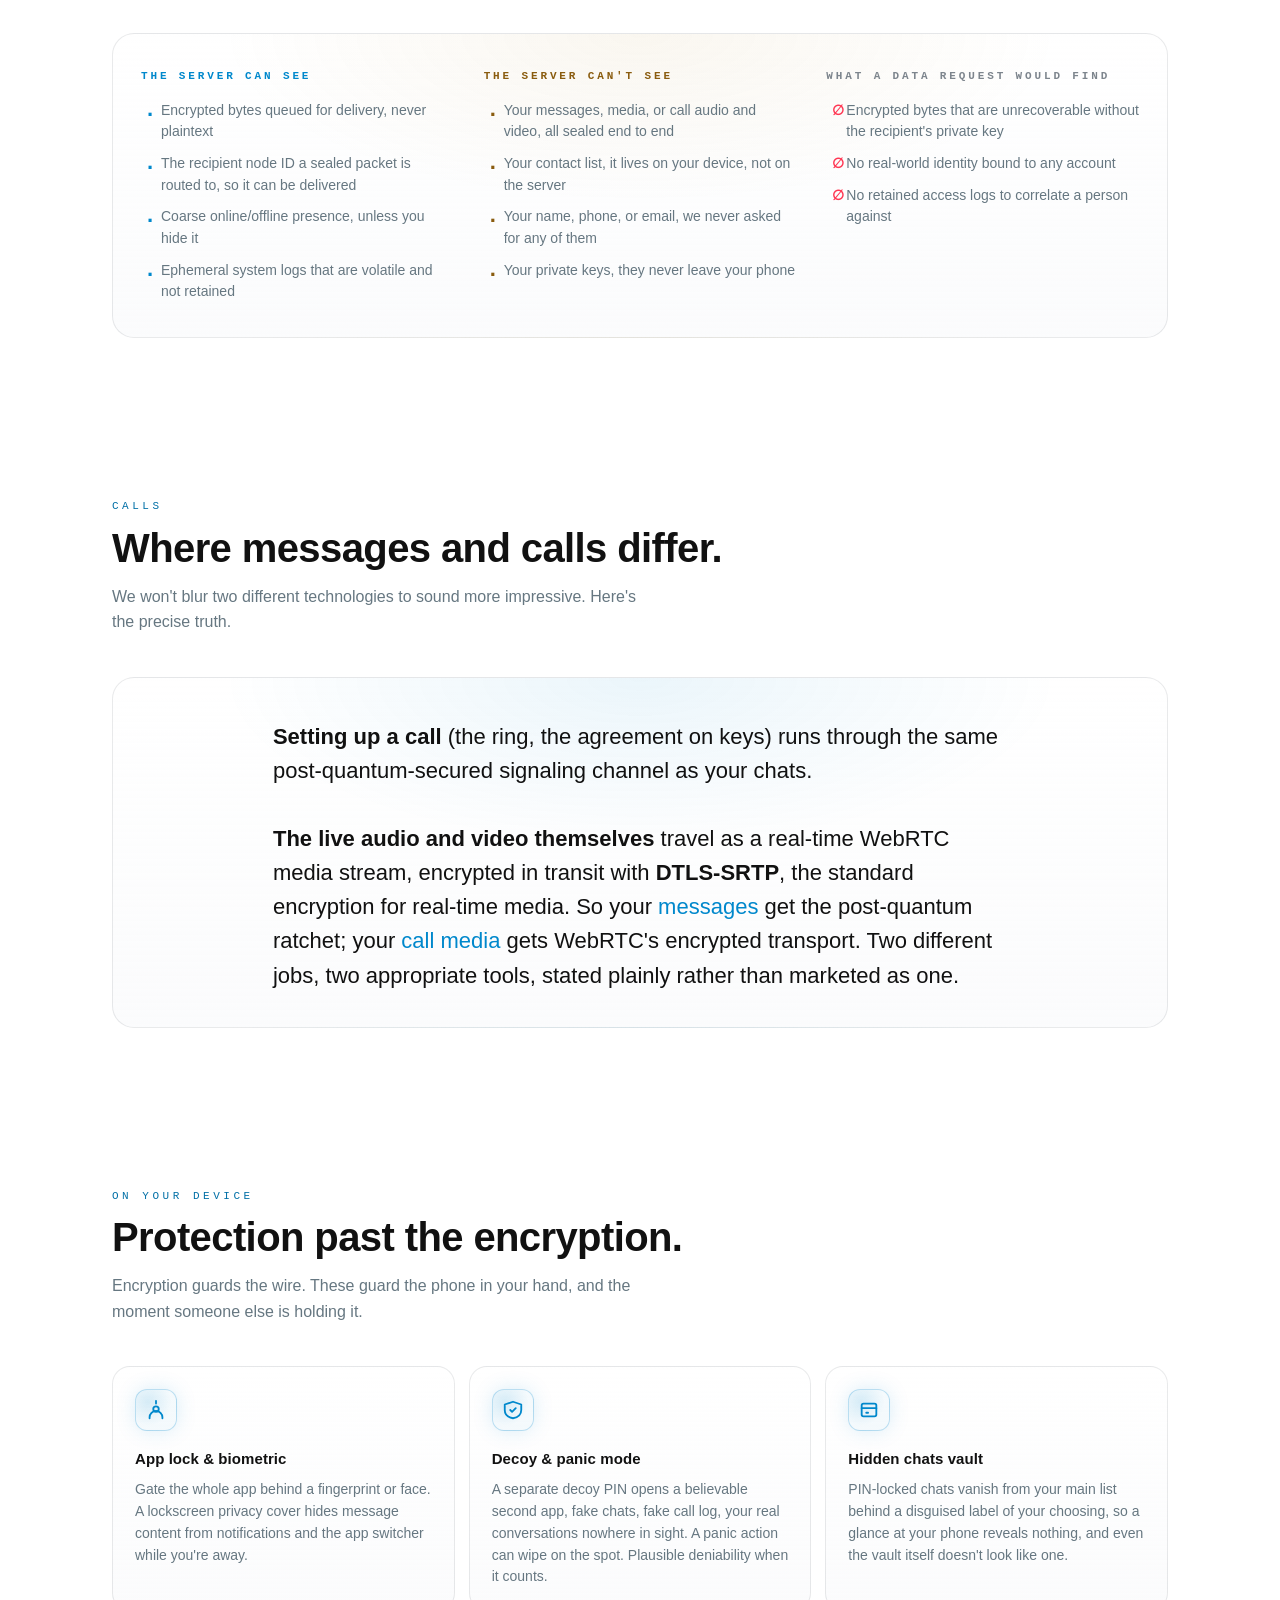
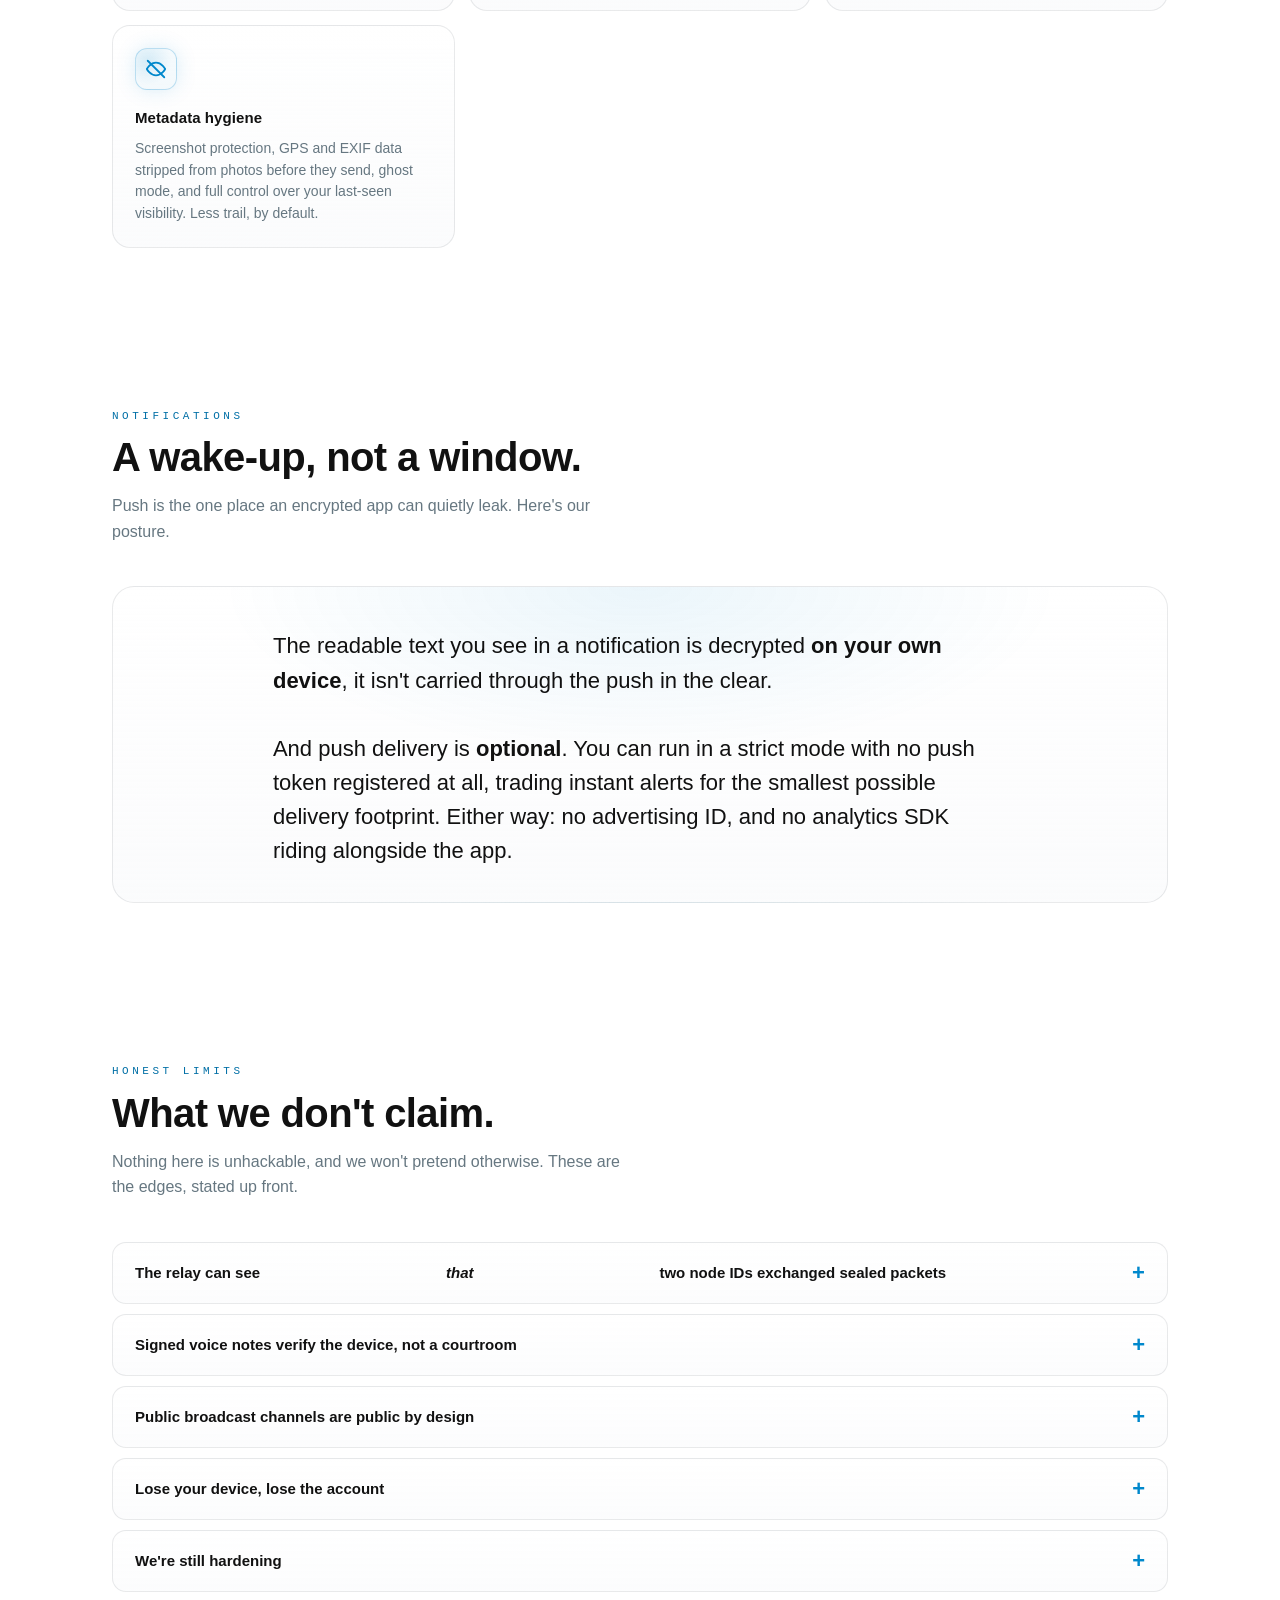
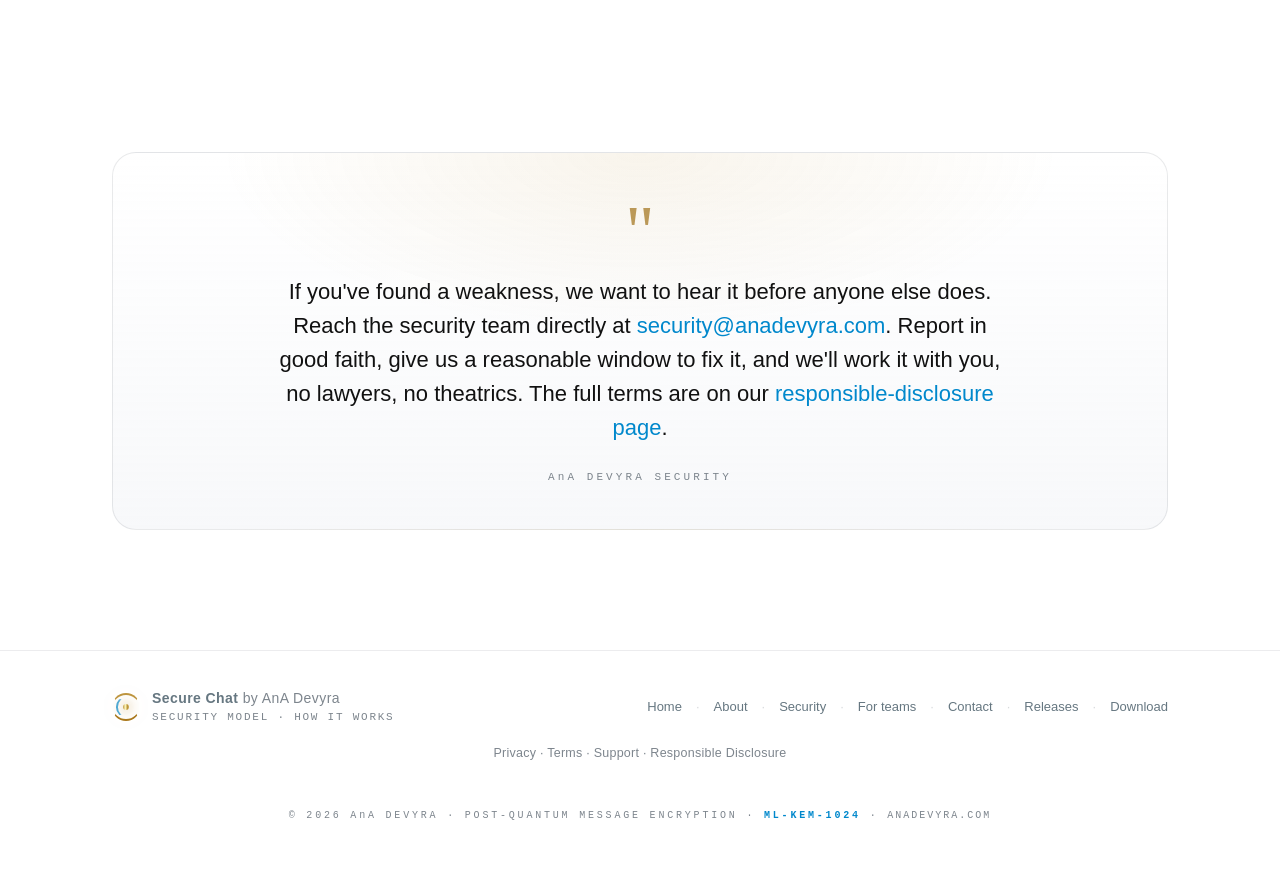
<file: security/index.html>
<!doctype html>
<html lang="en">
<head>
<meta charset="utf-8">
<meta name="viewport" content="width=device-width,initial-scale=1,viewport-fit=cover">
<meta name="theme-color" content="#FFFFFF">
<meta http-equiv="cache-control" content="no-cache, must-revalidate">
<script>(()=>{try{var t=localStorage.getItem('theme');var dark=(t==='cyber');if(!dark)document.documentElement.setAttribute('data-theme','clarity');var m=document.querySelector('meta[name=theme-color]');if(m)m.setAttribute('content',dark?'#010204':'#FFFFFF');}catch(e){}})();</script>
<meta name="description" content="How Secure Chat by AnA Devyra protects you: post-quantum encrypted messaging (ML-KEM-1024), Double Ratchet, AES-256-GCM, end-to-end media, WebRTC-secured calls, decoy mode, and an honest account of what the server can and can't see.">
<meta property="og:title" content="Security | Secure Chat by AnA Devyra">
<meta property="og:description" content="No magic words, just the math. Post-quantum encrypted messaging, WebRTC-secured calls, on-device protections, and an honest look at what a data request would actually find.">
<meta property="og:type" content="website">
<meta property="og:url" content="https://anadevyra.com/security/">
<meta property="og:image" content="https://anadevyra.com/og-image.png">
<meta name="twitter:card" content="summary_large_image">
<meta name="twitter:title" content="Security | Secure Chat by AnA Devyra">
<meta name="twitter:description" content="How the encryption actually works, and what we're honest about.">
<meta name="twitter:image" content="https://anadevyra.com/og-image.png">
<link rel="canonical" href="https://anadevyra.com/security/">
<title>Security | Secure Chat by AnA Devyra</title>
<link rel="icon" type="image/svg+xml" href="data:image/svg+xml;utf8,<svg xmlns='http://www.w3.org/2000/svg' viewBox='0 0 64 64'><circle cx='32' cy='32' r='28' fill='%23010204'/><path d='M32 6 a26 26 0 0 1 0 52' fill='none' stroke='%23BF953F' stroke-width='4' stroke-linecap='round'/><path d='M32 58 a26 26 0 0 1 0 -52' fill='none' stroke='%23AA771C' stroke-width='4' stroke-linecap='round' opacity='.7'/><path d='M14 32 a18 18 0 0 1 18 -18' fill='none' stroke='%2300f2ff' stroke-width='3' stroke-linecap='round'/><path d='M50 32 a14 14 0 0 1 -14 14' fill='none' stroke='white' stroke-width='2.5' stroke-linecap='round'/><circle cx='32' cy='32' r='7' fill='%23FCF6BA'/></svg>">
<link rel="stylesheet" href="/assets/style.css">
</head>
<body>

<div class="bg-layer"></div>
<div class="grid-layer"></div>
<div class="scan-line"></div>

<!-- ─── NAV ─── -->
<nav class="nav">
  <div class="nav-inner">
    <a href="/" class="brand">
      <div class="brand-lock aura-orb" aria-hidden="true"><div class="ring r1"></div><div class="ring r2"></div><div class="ring r3"></div><div class="core"></div></div>
      <span class="brand-name">SECURE CHAT <span class="brand-sub">by <span class="bn">AnA</span> Devyra</span></span>
    </a>
    <div class="nav-links">
      <a href="/" class="nav-link">Home</a>
      <a href="/about/" class="nav-link">About</a>
      <a href="/security/" class="nav-link active">Security</a>
      <a href="/business/" class="nav-link">For teams</a>
      <a href="/contact/" class="nav-link">Contact</a>
    </div>
    <button id="theme-toggle" class="theme-toggle" aria-label="Toggle theme" title="Toggle theme">☀</button>
    <a href="/download/" id="nav-cta" class="nav-cta">Download APK</a>
  </div>
</nav>

<!-- ─── PAGE HERO ─── -->
<header class="page-hero">
  <div class="wrap">
    <span class="eyebrow"><span class="dot"></span>Security · How it actually works</span>
    <h1>
      <span class="h1-gold">Security you can reason about.</span><br>
      <span class="h1-cyan">No magic words. Just the math.</span>
    </h1>
    <p class="lede">
      Every privacy app says it's secure. This page is the opposite of a slogan, it spells out
      exactly which math protects what, draws a hard line between your <strong>messages</strong> and
      your <strong>call media</strong>, and tells you plainly what the server can and can't see.
      If a section sounds modest, that's on purpose. We'd rather under-promise than overclaim.
    </p>
  </div>
</header>

<!-- ─── ENCRYPTION STACK ─── -->
<section id="encryption">
  <div class="wrap">
    <div class="section-head reveal">
      <div class="section-eyebrow">The stack</div>
      <h2 class="section-title">What protects every message.</h2>
      <p class="section-sub">Your messages and their attachments are end-to-end encrypted. Only the devices in a conversation ever hold the keys.</p>
    </div>
    <div class="features">
      <div class="feat reveal">
        <div class="feat-icon"><svg viewBox="0 0 24 24" fill="none" stroke="currentColor" stroke-width="2" stroke-linecap="round" stroke-linejoin="round"><path d="M12 2l8 4v6c0 5-3 9-8 10-5-1-8-5-8-10V6l8-4z"/></svg></div>
        <div class="feat-title">Post-quantum key exchange</div>
        <div class="feat-desc">Keys are established with <strong>ML-KEM-1024</strong> (Kyber-1024), the NIST-standardized post-quantum KEM. A conversation set up today stays private even against a future quantum computer recording it now to crack later.</div>
      </div>
      <div class="feat reveal">
        <div class="feat-icon"><svg viewBox="0 0 24 24" fill="none" stroke="currentColor" stroke-width="2" stroke-linecap="round" stroke-linejoin="round"><path d="M4 12a8 8 0 0 1 8-8 8 8 0 0 1 8 8"/><path d="M20 12a8 8 0 0 1-8 8 8 8 0 0 1-8-8"/><path d="M12 8v4l3 2"/></svg></div>
        <div class="feat-title">Double Ratchet, per message</div>
        <div class="feat-desc">Session keys move forward with every message. Compromising one key doesn't unlock the messages before or after it, that's forward secrecy, applied to each chat continuously.</div>
      </div>
      <div class="feat reveal">
        <div class="feat-icon"><svg viewBox="0 0 24 24" fill="none" stroke="currentColor" stroke-width="2" stroke-linecap="round" stroke-linejoin="round"><rect x="4" y="11" width="16" height="10" rx="2"/><path d="M8 11V7a4 4 0 0 1 8 0v4"/></svg></div>
        <div class="feat-title">AES-256-GCM sealed content</div>
        <div class="feat-desc">The message body is sealed with authenticated AES-256-GCM before it ever leaves your phone. Tampered or swapped ciphertext fails its integrity tag and is rejected, not silently shown.</div>
      </div>
      <div class="feat reveal">
        <div class="feat-icon"><svg viewBox="0 0 24 24" fill="none" stroke="currentColor" stroke-width="2" stroke-linecap="round" stroke-linejoin="round"><path d="M21 15l-5-5L5 21"/><rect x="3" y="3" width="18" height="18" rx="2"/><circle cx="8.5" cy="8.5" r="1.5"/></svg></div>
        <div class="feat-title">End-to-end media</div>
        <div class="feat-desc">Photos, video, voice notes and documents are encrypted on-device with a fresh per-file AES-256-GCM key; only ciphertext is uploaded. The server stores an opaque blob it cannot read, in testing, a server-held file simply <em>fails</em> to decrypt. That failure is the proof.</div>
      </div>
    </div>
  </div>
</section>

<!-- ─── SERVER POSTURE ─── -->
<section id="server">
  <div class="wrap">
    <div class="section-head reveal">
      <div class="section-eyebrow">The server</div>
      <h2 class="section-title">Honest about what the relay sees.</h2>
      <p class="section-sub">A relay has to move encrypted bytes from one device to another. Here is exactly where that line sits, including the metadata we <em>can't</em> hide yet.</p>
    </div>
    <div class="posture reveal">
      <div class="posture-grid">
        <div class="posture-col">
          <h4><b>The server can see</b></h4>
          <ul>
            <li>Encrypted bytes queued for delivery, never plaintext</li>
            <li>The recipient node ID a sealed packet is routed to, so it can be delivered</li>
            <li>Coarse online/offline presence, unless you hide it</li>
            <li>Ephemeral system logs that are volatile and not retained</li>
          </ul>
        </div>
        <div class="posture-col no">
          <h4><b class="gold">The server can't see</b></h4>
          <ul>
            <li>Your messages, media, or call audio and video, all sealed end to end</li>
            <li>Your contact list, it lives on your device, not on the server</li>
            <li>Your name, phone, or email, we never asked for any of them</li>
            <li>Your private keys, they never leave your phone</li>
          </ul>
        </div>
        <div class="posture-col zero">
          <h4>What a data request would find</h4>
          <ul>
            <li>Encrypted bytes that are unrecoverable without the recipient's private key</li>
            <li>No real-world identity bound to any account</li>
            <li>No retained access logs to correlate a person against</li>
          </ul>
        </div>
      </div>
    </div>
  </div>
</section>

<!-- ─── CALLS / WEBRTC ─── -->
<section id="calls">
  <div class="wrap">
    <div class="section-head reveal">
      <div class="section-eyebrow">Calls</div>
      <h2 class="section-title">Where messages and calls differ.</h2>
      <p class="section-sub">We won't blur two different technologies to sound more impressive. Here's the precise truth.</p>
    </div>
    <div class="inner-card reveal">
      <p class="about-body">
        <strong>Setting up a call</strong> (the ring, the agreement on keys) runs through the same
        post-quantum-secured signaling channel as your chats.
        <br><br>
        <strong>The live audio and video themselves</strong> travel as a real-time WebRTC media
        stream, encrypted in transit with <strong>DTLS-SRTP</strong>, the standard encryption
        for real-time media. So your <em>messages</em> get the post-quantum ratchet;
        your <em>call media</em> gets WebRTC's encrypted transport. Two different jobs, two
        appropriate tools, stated plainly rather than marketed as one.
      </p>
    </div>
  </div>
</section>

<!-- ─── ON-DEVICE PROTECTIONS ─── -->
<section id="device">
  <div class="wrap">
    <div class="section-head reveal">
      <div class="section-eyebrow">On your device</div>
      <h2 class="section-title">Protection past the encryption.</h2>
      <p class="section-sub">Encryption guards the wire. These guard the phone in your hand, and the moment someone else is holding it.</p>
    </div>
    <div class="features">
      <div class="feat reveal">
        <div class="feat-icon"><svg viewBox="0 0 24 24" fill="none" stroke="currentColor" stroke-width="2" stroke-linecap="round" stroke-linejoin="round"><circle cx="12" cy="11" r="3"/><path d="M5 21v-1a7 7 0 0 1 14 0v1"/><path d="M12 2v3"/></svg></div>
        <div class="feat-title">App lock &amp; biometric</div>
        <div class="feat-desc">Gate the whole app behind a fingerprint or face. A lockscreen privacy cover hides message content from notifications and the app switcher while you're away.</div>
      </div>
      <div class="feat reveal">
        <div class="feat-icon"><svg viewBox="0 0 24 24" fill="none" stroke="currentColor" stroke-width="2" stroke-linecap="round" stroke-linejoin="round"><path d="M9 12l2 2 4-4"/><path d="M21 12c0 5-3.5 8-9 9-5.5-1-9-4-9-9V6l9-3 9 3z"/></svg></div>
        <div class="feat-title">Decoy &amp; panic mode</div>
        <div class="feat-desc">A separate decoy PIN opens a believable second app, fake chats, fake call log, your real conversations nowhere in sight. A panic action can wipe on the spot. Plausible deniability when it counts.</div>
      </div>
      <div class="feat reveal">
        <div class="feat-icon"><svg viewBox="0 0 24 24" fill="none" stroke="currentColor" stroke-width="2" stroke-linecap="round" stroke-linejoin="round"><rect x="4" y="5" width="16" height="14" rx="2"/><path d="M4 10h16"/><path d="M9 15h2"/></svg></div>
        <div class="feat-title">Hidden chats vault</div>
        <div class="feat-desc">PIN-locked chats vanish from your main list behind a disguised label of your choosing, so a glance at your phone reveals nothing, and even the vault itself doesn't look like one.</div>
      </div>
      <div class="feat reveal">
        <div class="feat-icon"><svg viewBox="0 0 24 24" fill="none" stroke="currentColor" stroke-width="2" stroke-linecap="round" stroke-linejoin="round"><path d="M2 12s3.5-7 10-7 10 7 10 7-3.5 7-10 7-10-7-10-7z"/><line x1="3" y1="3" x2="21" y2="21"/></svg></div>
        <div class="feat-title">Metadata hygiene</div>
        <div class="feat-desc">Screenshot protection, GPS and EXIF data stripped from photos before they send, ghost mode, and full control over your last-seen visibility. Less trail, by default.</div>
      </div>
    </div>
  </div>
</section>

<!-- ─── NOTIFICATIONS ─── -->
<section id="notifications">
  <div class="wrap">
    <div class="section-head reveal">
      <div class="section-eyebrow">Notifications</div>
      <h2 class="section-title">A wake-up, not a window.</h2>
      <p class="section-sub">Push is the one place an encrypted app can quietly leak. Here's our posture.</p>
    </div>
    <div class="inner-card reveal">
      <p class="about-body">
        The readable text you see in a notification is decrypted <strong>on your own device</strong>, 
        it isn't carried through the push in the clear.
        <br><br>
        And push delivery is <strong>optional</strong>. You can run in a strict mode with no push
        token registered at all, trading instant alerts for the smallest possible delivery footprint.
        Either way: no advertising ID, and no analytics SDK riding alongside the app.
      </p>
    </div>
  </div>
</section>

<!-- ─── HONEST LIMITS ─── -->
<section id="limits">
  <div class="wrap">
    <div class="section-head reveal">
      <div class="section-eyebrow">Honest limits</div>
      <h2 class="section-title">What we don't claim.</h2>
      <p class="section-sub">Nothing here is unhackable, and we won't pretend otherwise. These are the edges, stated up front.</p>
    </div>
    <div class="faq-list">
      <details class="faq-item reveal">
        <summary class="faq-q">The relay can see <em>that</em> two node IDs exchanged sealed packets</summary>
        <div class="faq-a">To deliver a message, the server must know which node ID it's queued for. It never learns <strong>what</strong> was said, only that two IDs traded encrypted bytes. Sender-anonymizing delivery ("sealed sender") is on the roadmap, not shipped. Treat routing metadata as visible; treat content as not.</div>
      </details>
      <details class="faq-item reveal">
        <summary class="faq-q">Signed voice notes verify the device, not a courtroom</summary>
        <div class="faq-a">A 1-to-1 voice note carries a cryptographic seal so your contact's app can confirm it really came from their device and wasn't swapped or AI-faked. Group signing and court-grade non-repudiation are future work, the current seal is receiver-side verification, not legal proof.</div>
      </details>
      <details class="faq-item reveal">
        <summary class="faq-q">Public broadcast channels are public by design</summary>
        <div class="faq-a">Anything posted to an open, broadcast-style channel is readable by anyone who can see that channel, there's no single recipient to seal it to. The end-to-end-encrypted part is your private 1-to-1 chats, groups, and private channels.</div>
      </details>
      <details class="faq-item reveal">
        <summary class="faq-q">Lose your device, lose the account</summary>
        <div class="faq-a">There's no server-side recovery loop, by design, because a recovery loop is also an attacker's way in. Use the in-app encrypted session export to keep a backup in storage you control. No magic reset, no password-reset email, no back door.</div>
      </details>
      <details class="faq-item reveal">
        <summary class="faq-q">We're still hardening</summary>
        <div class="faq-a">Secure Chat is in active security hardening ahead of a wider launch. We add protections continuously and would rather tell you where the edges are than paper over them. Found something? The disclosure line below is real and read by a human.</div>
      </details>
    </div>
  </div>
</section>

<!-- ─── DISCLOSURE / CTA ─── -->
<section id="disclosure">
  <div class="wrap">
    <div class="about-card reveal">
      <div class="quote-mark">"</div>
      <p class="about-body">
        If you've found a weakness, we want to hear it before anyone else does. Reach the security
        team directly at <a href="mailto:security@anadevyra.com" style="color:var(--cyan);text-decoration:none">security@anadevyra.com</a>.
        Report in good faith, give us a reasonable window to fix it, and we'll work it with you, 
        no lawyers, no theatrics. The full terms are on our
        <a href="/responsible-disclosure/" style="color:var(--cyan);text-decoration:none">responsible-disclosure page</a>.
      </p>
      <div class="about-sig"><span class="bn">AnA</span> Devyra Security</div>
    </div>
  </div>
</section>

<!-- ─── FOOTER ─── -->
<footer>
  <div class="wrap">
    <div class="foot-inner">
      <div class="foot-l">
        <div class="brand-lock aura-orb" aria-hidden="true"><div class="ring r1"></div><div class="ring r2"></div><div class="ring r3"></div><div class="core"></div></div>
        <div>
          <div class="foot-name">Secure Chat <span style="color:var(--text-faint);font-weight:400;">by <span class="bn">AnA</span> Devyra</span></div>
          <div class="foot-meta">Security model · How it works</div>
        </div>
      </div>
      <div class="foot-r">
        <a href="/">Home</a>
        <span style="opacity:.3">·</span>
        <a href="/about/">About</a>
        <span style="opacity:.3">·</span>
        <a href="/security/">Security</a>
        <span style="opacity:.3">·</span>
        <a href="/business/">For teams</a>
        <span style="opacity:.3">·</span>
        <a href="/contact/">Contact</a>
        <span style="opacity:.3">·</span>
        <a href="https://github.com/anadevyra/anadevyra.github.io/releases" rel="noopener">Releases</a>
        <span style="opacity:.3">·</span>
        <a href="/#download">Download</a>
      </div>
    </div>
    <div class="foot-legal" style="text-align:center;margin-top:16px;font-size:12.5px;color:var(--text-faint);letter-spacing:.02em">
      <a href="/privacy/" style="color:inherit;text-decoration:none">Privacy</a> · <a href="/terms/" style="color:inherit;text-decoration:none">Terms</a> · <a href="/support/" style="color:inherit;text-decoration:none">Support</a> · <a href="/responsible-disclosure/" style="color:inherit;text-decoration:none">Responsible Disclosure</a>
    </div>
    <div class="seal">© 2026 <span class="bn">AnA</span> Devyra · Post-quantum message encryption · <b>ML-KEM-1024</b> · <a href="https://anadevyra.com" style="color:inherit;text-decoration:none;letter-spacing:.2em">anadevyra.com</a></div>
  </div>
</footer>

<button id="to-top" class="to-top" aria-label="Back to top">↑</button>

<script>
  const io=new IntersectionObserver((ents)=>{
    ents.forEach(e=>{if(e.isIntersecting){e.target.classList.add('on');io.unobserve(e.target);}});
  },{threshold:0,rootMargin:"0px 0px 200px 0px"});
  document.querySelectorAll('.reveal').forEach(el=>io.observe(el));
  const tt=document.getElementById('to-top');
  window.addEventListener('scroll',()=>{if(tt) tt.classList.toggle('on',window.scrollY>400)},{passive:true});
  if(tt) tt.addEventListener('click',()=>window.scrollTo({top:0,behavior:'smooth'}));

  const themeBtn=document.getElementById('theme-toggle');
  function syncThemeIcon(){
    const isClarity=document.documentElement.getAttribute('data-theme')==='clarity';
    if(themeBtn) themeBtn.textContent=isClarity?'☾':'☀';
  }
  syncThemeIcon();
  if(themeBtn) themeBtn.addEventListener('click',()=>{
    const root=document.documentElement;
    const next=root.getAttribute('data-theme')==='clarity'?'cyber':'clarity';
    if(next==='clarity') root.setAttribute('data-theme','clarity');
    else root.removeAttribute('data-theme');
    try{localStorage.setItem('theme',next);}catch(e){}var mtc=document.querySelector('meta[name=theme-color]');if(mtc)mtc.setAttribute('content',next==='clarity'?'#FFFFFF':'#010204');
    syncThemeIcon();
  });
</script>
</body>
</html>
</file>
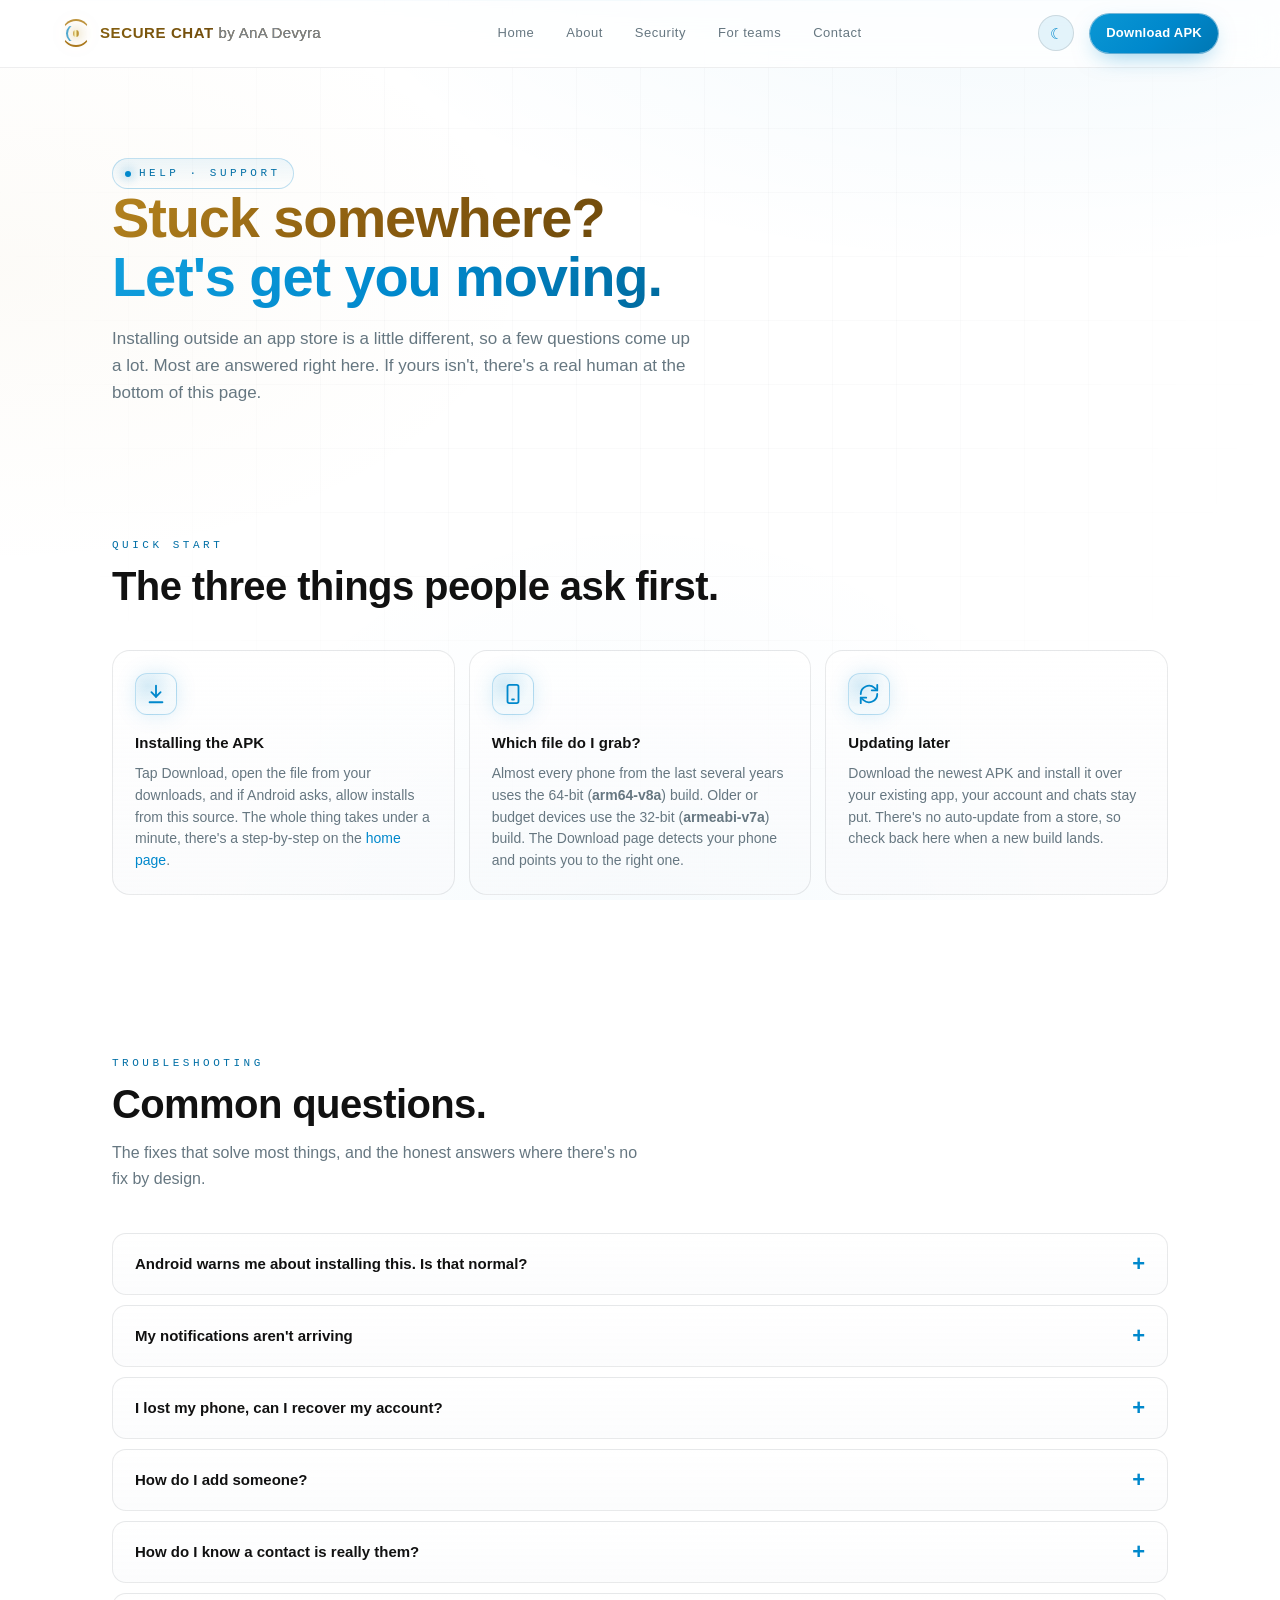
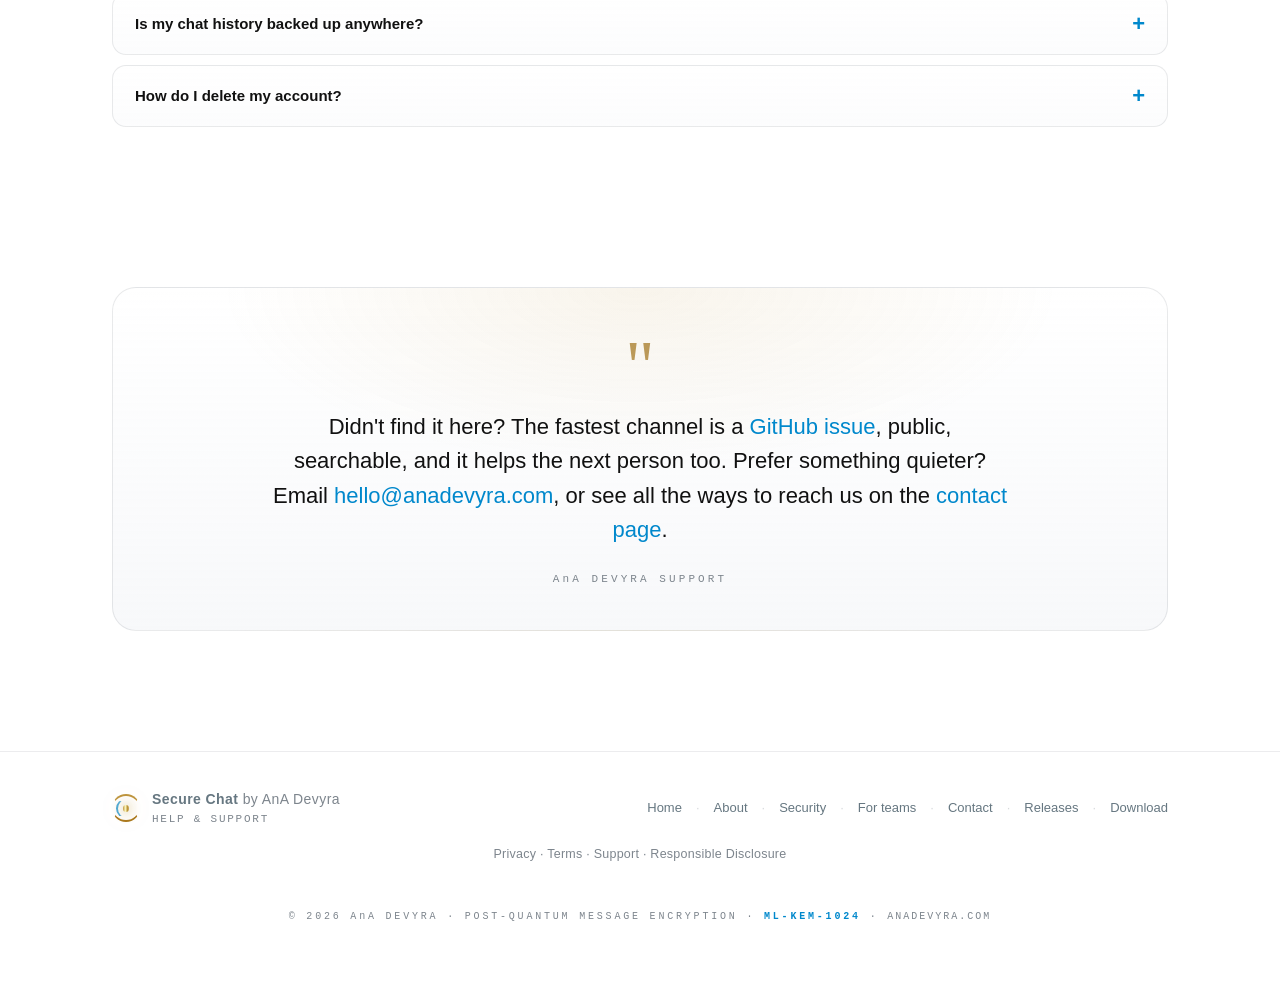
<file: support/index.html>
<!doctype html>
<html lang="en">
<head>
<meta charset="utf-8">
<meta name="viewport" content="width=device-width,initial-scale=1,viewport-fit=cover">
<meta name="theme-color" content="#FFFFFF">
<meta http-equiv="cache-control" content="no-cache, must-revalidate">
<script>(()=>{try{var t=localStorage.getItem('theme');var dark=(t==='cyber');if(!dark)document.documentElement.setAttribute('data-theme','clarity');var m=document.querySelector('meta[name=theme-color]');if(m)m.setAttribute('content',dark?'#010204':'#FFFFFF');}catch(e){}})();</script>
<meta name="description" content="Support for Secure Chat by AnA Devyra, install help, choosing the right APK, fixing notifications, backups, and how to reach a human when you're stuck.">
<meta property="og:title" content="Support | Secure Chat by AnA Devyra">
<meta property="og:description" content="Stuck? Install help, the right APK to grab, notification fixes, backups, and how to reach us.">
<meta property="og:type" content="website">
<meta property="og:url" content="https://anadevyra.com/support/">
<meta property="og:image" content="https://anadevyra.com/og-image.png">
<meta name="twitter:card" content="summary_large_image">
<meta name="twitter:title" content="Support | Secure Chat by AnA Devyra">
<meta name="twitter:description" content="Install help, fixes, and how to reach a human.">
<meta name="twitter:image" content="https://anadevyra.com/og-image.png">
<link rel="canonical" href="https://anadevyra.com/support/">
<title>Support | Secure Chat by AnA Devyra</title>
<link rel="icon" type="image/svg+xml" href="data:image/svg+xml;utf8,<svg xmlns='http://www.w3.org/2000/svg' viewBox='0 0 64 64'><circle cx='32' cy='32' r='28' fill='%23010204'/><path d='M32 6 a26 26 0 0 1 0 52' fill='none' stroke='%23BF953F' stroke-width='4' stroke-linecap='round'/><path d='M32 58 a26 26 0 0 1 0 -52' fill='none' stroke='%23AA771C' stroke-width='4' stroke-linecap='round' opacity='.7'/><path d='M14 32 a18 18 0 0 1 18 -18' fill='none' stroke='%2300f2ff' stroke-width='3' stroke-linecap='round'/><path d='M50 32 a14 14 0 0 1 -14 14' fill='none' stroke='white' stroke-width='2.5' stroke-linecap='round'/><circle cx='32' cy='32' r='7' fill='%23FCF6BA'/></svg>">
<link rel="stylesheet" href="/assets/style.css">
</head>
<body>

<div class="bg-layer"></div>
<div class="grid-layer"></div>
<div class="scan-line"></div>

<!-- ─── NAV ─── -->
<nav class="nav">
  <div class="nav-inner">
    <a href="/" class="brand">
      <div class="brand-lock aura-orb" aria-hidden="true"><div class="ring r1"></div><div class="ring r2"></div><div class="ring r3"></div><div class="core"></div></div>
      <span class="brand-name">SECURE CHAT <span class="brand-sub">by <span class="bn">AnA</span> Devyra</span></span>
    </a>
    <div class="nav-links">
      <a href="/" class="nav-link">Home</a>
      <a href="/about/" class="nav-link">About</a>
      <a href="/security/" class="nav-link">Security</a>
      <a href="/business/" class="nav-link">For teams</a>
      <a href="/contact/" class="nav-link">Contact</a>
    </div>
    <button id="theme-toggle" class="theme-toggle" aria-label="Toggle theme" title="Toggle theme">☀</button>
    <a href="/download/" id="nav-cta" class="nav-cta">Download APK</a>
  </div>
</nav>

<!-- ─── PAGE HERO ─── -->
<header class="page-hero">
  <div class="wrap">
    <span class="eyebrow"><span class="dot"></span>Help · Support</span>
    <h1>
      <span class="h1-gold">Stuck somewhere?</span><br>
      <span class="h1-cyan">Let's get you moving.</span>
    </h1>
    <p class="lede">
      Installing outside an app store is a little different, so a few questions come up a lot. Most
      are answered right here. If yours isn't, there's a real human at the bottom of this page.
    </p>
  </div>
</header>

<!-- ─── QUICK START ─── -->
<section id="start">
  <div class="wrap">
    <div class="section-head reveal">
      <div class="section-eyebrow">Quick start</div>
      <h2 class="section-title">The three things people ask first.</h2>
    </div>
    <div class="features">
      <div class="feat reveal">
        <div class="feat-icon"><svg viewBox="0 0 24 24" fill="none" stroke="currentColor" stroke-width="2" stroke-linecap="round" stroke-linejoin="round"><path d="M12 3v12"/><path d="M7 10l5 5 5-5"/><path d="M5 21h14"/></svg></div>
        <div class="feat-title">Installing the APK</div>
        <div class="feat-desc">Tap Download, open the file from your downloads, and if Android asks, allow installs from this source. The whole thing takes under a minute, there's a step-by-step on the <a href="/#install" style="color:var(--cyan);text-decoration:none">home page</a>.</div>
      </div>
      <div class="feat reveal">
        <div class="feat-icon"><svg viewBox="0 0 24 24" fill="none" stroke="currentColor" stroke-width="2" stroke-linecap="round" stroke-linejoin="round"><rect x="6" y="2" width="12" height="20" rx="2"/><line x1="11" y1="18" x2="13" y2="18"/></svg></div>
        <div class="feat-title">Which file do I grab?</div>
        <div class="feat-desc">Almost every phone from the last several years uses the 64-bit (<strong>arm64-v8a</strong>) build. Older or budget devices use the 32-bit (<strong>armeabi-v7a</strong>) build. The Download page detects your phone and points you to the right one.</div>
      </div>
      <div class="feat reveal">
        <div class="feat-icon"><svg viewBox="0 0 24 24" fill="none" stroke="currentColor" stroke-width="2" stroke-linecap="round" stroke-linejoin="round"><path d="M21 2v6h-6"/><path d="M3 12a9 9 0 0 1 15-6.7L21 8"/><path d="M3 22v-6h6"/><path d="M21 12a9 9 0 0 1-15 6.7L3 16"/></svg></div>
        <div class="feat-title">Updating later</div>
        <div class="feat-desc">Download the newest APK and install it over your existing app, your account and chats stay put. There's no auto-update from a store, so check back here when a new build lands.</div>
      </div>
    </div>
  </div>
</section>

<!-- ─── TROUBLESHOOTING ─── -->
<section id="faq">
  <div class="wrap">
    <div class="section-head reveal">
      <div class="section-eyebrow">Troubleshooting</div>
      <h2 class="section-title">Common questions.</h2>
      <p class="section-sub">The fixes that solve most things, and the honest answers where there's no fix by design.</p>
    </div>
    <div class="faq-list">
      <details class="faq-item reveal">
        <summary class="faq-q">Android warns me about installing this. Is that normal?</summary>
        <div class="faq-a">Yes. Android shows a caution for <em>any</em> app installed outside the Play Store, it's a generic warning, not a verdict on Secure Chat. You can verify the file's signature, and the install asks for nothing unusual. That direct-install path is exactly how we avoid store gatekeeping and identity binding.</div>
      </details>
      <details class="faq-item reveal">
        <summary class="faq-q">My notifications aren't arriving</summary>
        <div class="faq-a">Three things to check: (1) grant the app notification permission in Android settings; (2) turn <strong>off</strong> battery optimization for Secure Chat so the system doesn't sleep it; (3) if you chose a strict, no-push mode, notifications are intentionally off, re-enable push in the app's settings to get instant alerts back.</div>
      </details>
      <details class="faq-item reveal">
        <summary class="faq-q">I lost my phone, can I recover my account?</summary>
        <div class="faq-a">Only from a backup you made yourself. There's no server-side recovery loop, on purpose, a recovery loop would also be a way in for an attacker. If you exported an encrypted session backup, restore from that. If you didn't, the account effectively ends with the device. That's the cost of having no copy of your data on our side.</div>
      </details>
      <details class="faq-item reveal">
        <summary class="faq-q">How do I add someone?</summary>
        <div class="faq-a">Share your node ID with them (or scan a QR code in person), and they add it on their side. No phone numbers to exchange, no contact-list upload, just the ID you choose to give out.</div>
      </details>
      <details class="faq-item reveal">
        <summary class="faq-q">How do I know a contact is really them?</summary>
        <div class="faq-a">Mark a contact as verified once you've confirmed their identity, the verified pill is the real authenticity signal. A matching ID alone is a convenience; the verification step is what tells you the person on the other end is who you think.</div>
      </details>
      <details class="faq-item reveal">
        <summary class="faq-q">Is my chat history backed up anywhere?</summary>
        <div class="faq-a">Not on our servers, we keep no readable copy. Your history lives on your device. Use the in-app encrypted session export to keep a backup in storage you control, so a new phone can pick up where the old one left off.</div>
      </details>
      <details class="faq-item reveal">
        <summary class="faq-q">How do I delete my account?</summary>
        <div class="faq-a">From inside the app, it's a true deletion, not a hidden flag. Once done, there's nothing left on our side tied to that identity.</div>
      </details>
    </div>
  </div>
</section>

<!-- ─── STILL STUCK ─── -->
<section id="reach">
  <div class="wrap">
    <div class="about-card reveal">
      <div class="quote-mark">"</div>
      <p class="about-body">
        Didn't find it here? The fastest channel is a <a href="https://github.com/anadevyra/anadevyra.github.io/issues" rel="noopener" style="color:var(--cyan);text-decoration:none">GitHub issue</a>, 
        public, searchable, and it helps the next person too. Prefer something quieter? Email
        <a href="mailto:hello@anadevyra.com" style="color:var(--cyan);text-decoration:none">hello@anadevyra.com</a>,
        or see all the ways to reach us on the <a href="/contact/" style="color:var(--cyan);text-decoration:none">contact page</a>.
      </p>
      <div class="about-sig"><span class="bn">AnA</span> Devyra Support</div>
    </div>
  </div>
</section>

<!-- ─── FOOTER ─── -->
<footer>
  <div class="wrap">
    <div class="foot-inner">
      <div class="foot-l">
        <div class="brand-lock aura-orb" aria-hidden="true"><div class="ring r1"></div><div class="ring r2"></div><div class="ring r3"></div><div class="core"></div></div>
        <div>
          <div class="foot-name">Secure Chat <span style="color:var(--text-faint);font-weight:400;">by <span class="bn">AnA</span> Devyra</span></div>
          <div class="foot-meta">Help &amp; support</div>
        </div>
      </div>
      <div class="foot-r">
        <a href="/">Home</a>
        <span style="opacity:.3">·</span>
        <a href="/about/">About</a>
        <span style="opacity:.3">·</span>
        <a href="/security/">Security</a>
        <span style="opacity:.3">·</span>
        <a href="/business/">For teams</a>
        <span style="opacity:.3">·</span>
        <a href="/contact/">Contact</a>
        <span style="opacity:.3">·</span>
        <a href="https://github.com/anadevyra/anadevyra.github.io/releases" rel="noopener">Releases</a>
        <span style="opacity:.3">·</span>
        <a href="/#download">Download</a>
      </div>
    </div>
    <div class="foot-legal" style="text-align:center;margin-top:16px;font-size:12.5px;color:var(--text-faint);letter-spacing:.02em">
      <a href="/privacy/" style="color:inherit;text-decoration:none">Privacy</a> · <a href="/terms/" style="color:inherit;text-decoration:none">Terms</a> · <a href="/support/" style="color:inherit;text-decoration:none">Support</a> · <a href="/responsible-disclosure/" style="color:inherit;text-decoration:none">Responsible Disclosure</a>
    </div>
    <div class="seal">© 2026 <span class="bn">AnA</span> Devyra · Post-quantum message encryption · <b>ML-KEM-1024</b> · <a href="https://anadevyra.com" style="color:inherit;text-decoration:none;letter-spacing:.2em">anadevyra.com</a></div>
  </div>
</footer>

<button id="to-top" class="to-top" aria-label="Back to top">↑</button>

<script>
  const io=new IntersectionObserver((ents)=>{
    ents.forEach(e=>{if(e.isIntersecting){e.target.classList.add('on');io.unobserve(e.target);}});
  },{threshold:0,rootMargin:"0px 0px 200px 0px"});
  document.querySelectorAll('.reveal').forEach(el=>io.observe(el));
  const tt=document.getElementById('to-top');
  window.addEventListener('scroll',()=>{if(tt) tt.classList.toggle('on',window.scrollY>400)},{passive:true});
  if(tt) tt.addEventListener('click',()=>window.scrollTo({top:0,behavior:'smooth'}));

  const themeBtn=document.getElementById('theme-toggle');
  function syncThemeIcon(){
    const isClarity=document.documentElement.getAttribute('data-theme')==='clarity';
    if(themeBtn) themeBtn.textContent=isClarity?'☾':'☀';
  }
  syncThemeIcon();
  if(themeBtn) themeBtn.addEventListener('click',()=>{
    const root=document.documentElement;
    const next=root.getAttribute('data-theme')==='clarity'?'cyber':'clarity';
    if(next==='clarity') root.setAttribute('data-theme','clarity');
    else root.removeAttribute('data-theme');
    try{localStorage.setItem('theme',next);}catch(e){}var mtc=document.querySelector('meta[name=theme-color]');if(mtc)mtc.setAttribute('content',next==='clarity'?'#FFFFFF':'#010204');
    syncThemeIcon();
  });
</script>
</body>
</html>
</file>
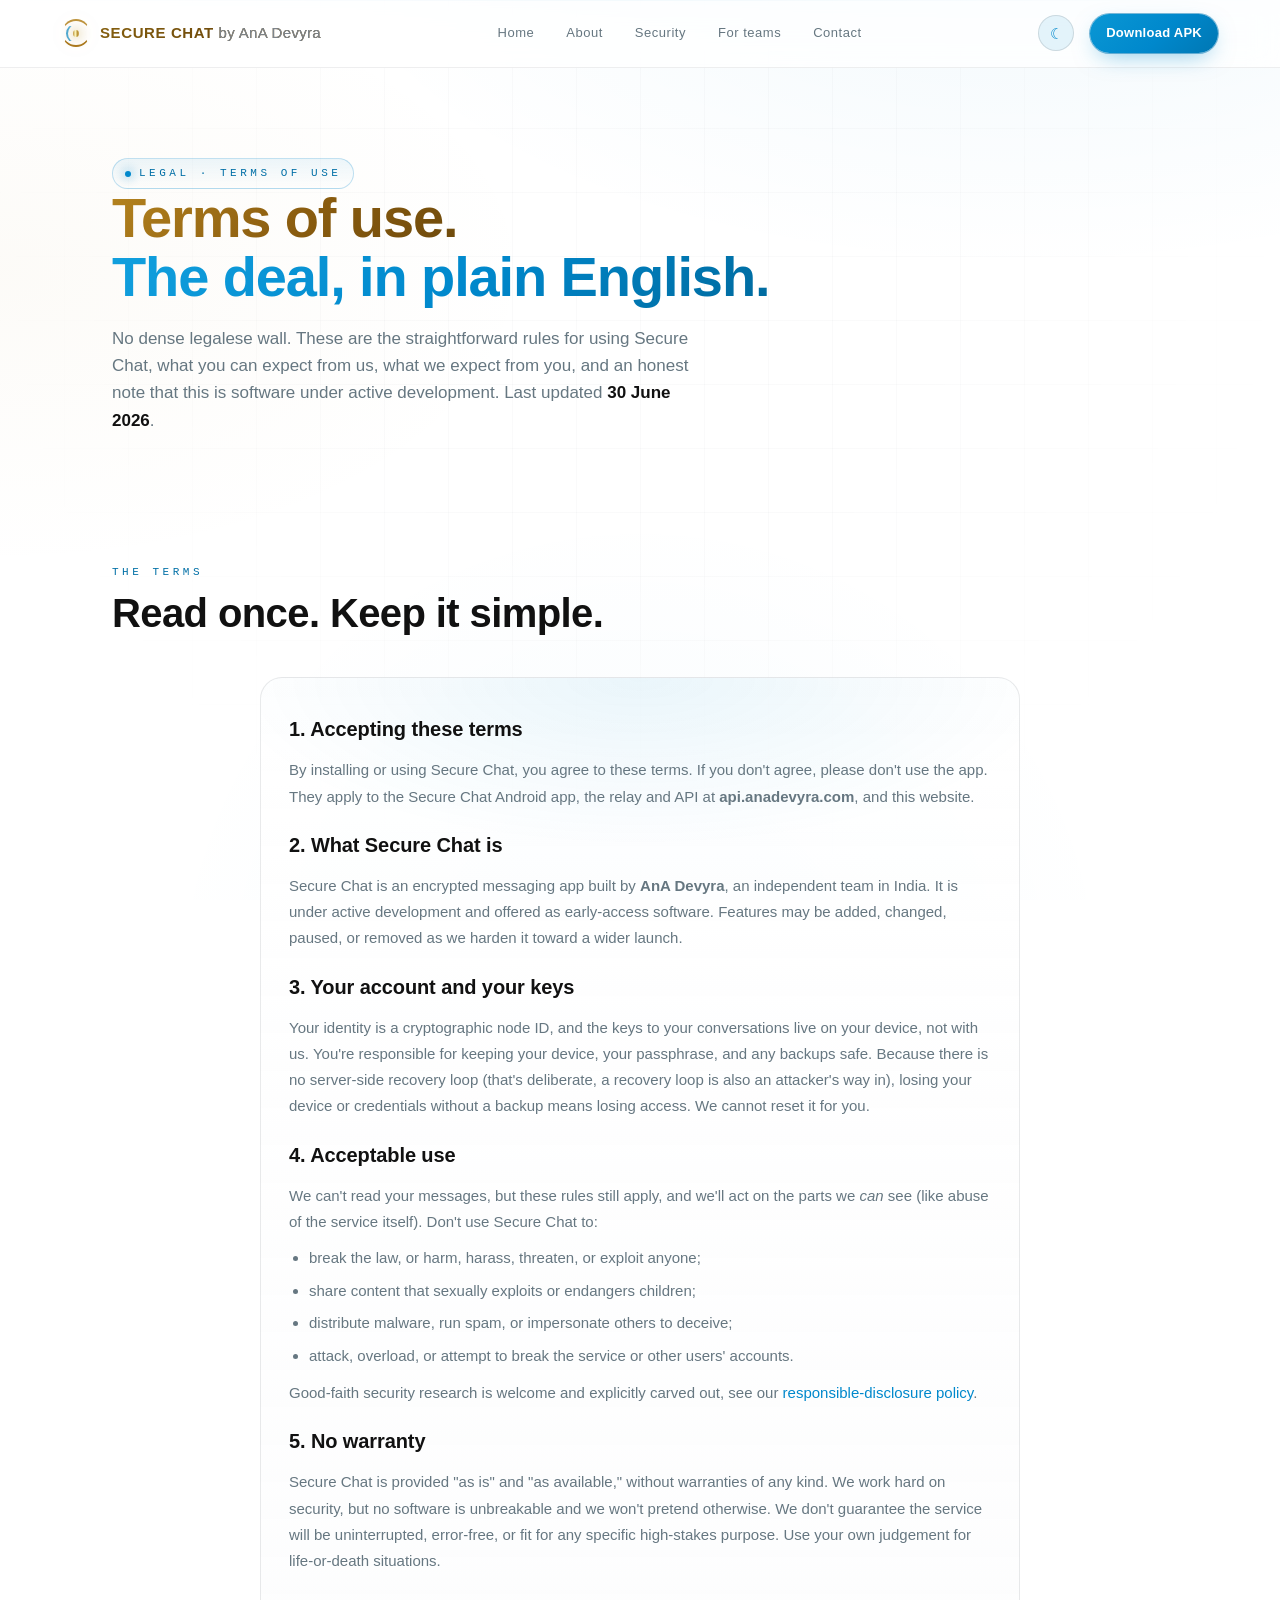
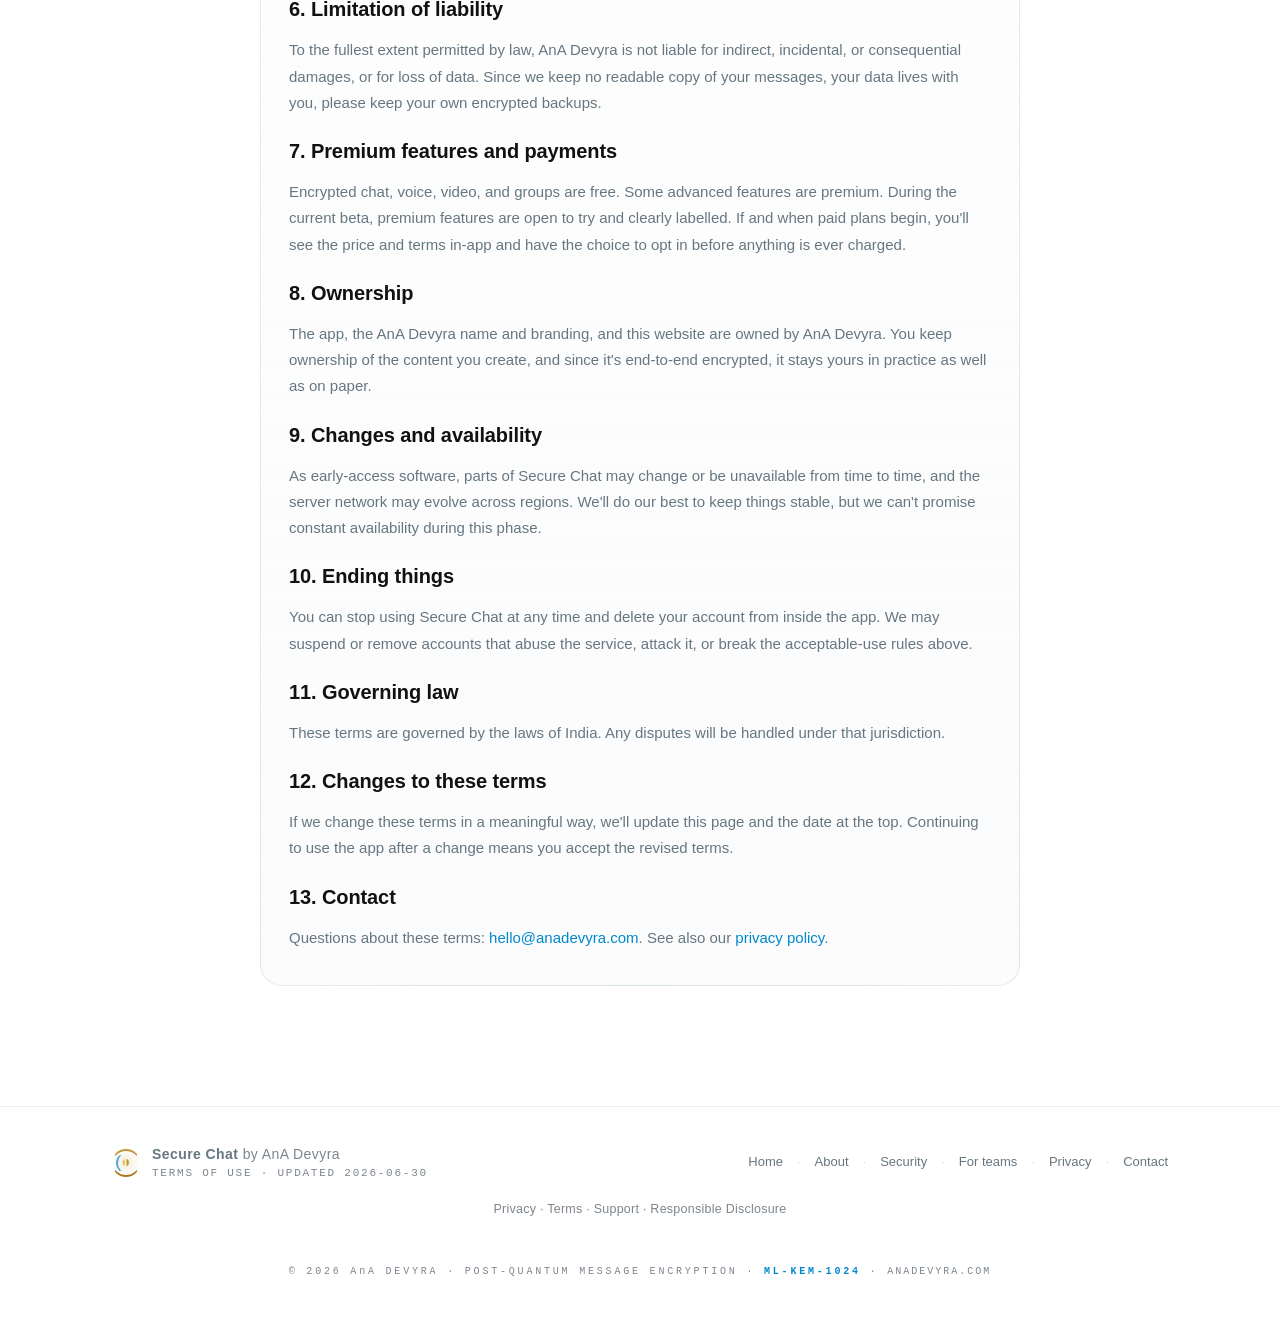
<file: terms/index.html>
<!doctype html>
<html lang="en">
<head>
<meta charset="utf-8">
<meta name="viewport" content="width=device-width,initial-scale=1,viewport-fit=cover">
<meta name="theme-color" content="#FFFFFF">
<meta http-equiv="cache-control" content="no-cache, must-revalidate">
<script>(()=>{try{var t=localStorage.getItem('theme');var dark=(t==='cyber');if(!dark)document.documentElement.setAttribute('data-theme','clarity');var m=document.querySelector('meta[name=theme-color]');if(m)m.setAttribute('content',dark?'#010204':'#FFFFFF');}catch(e){}})();</script>
<meta name="description" content="Terms of use for Secure Chat by AnA Devyra, plain-English rules for using the app: your account, acceptable use, early-access reality, and how things can change.">
<meta property="og:title" content="Terms of Use | Secure Chat by AnA Devyra">
<meta property="og:description" content="The deal for using Secure Chat, in plain English. Your account, acceptable use, and the honest limits of early-access software.">
<meta property="og:type" content="website">
<meta property="og:url" content="https://anadevyra.com/terms/">
<meta property="og:image" content="https://anadevyra.com/og-image.png">
<meta name="twitter:card" content="summary_large_image">
<meta name="twitter:title" content="Terms of Use | Secure Chat by AnA Devyra">
<meta name="twitter:description" content="The deal for using Secure Chat, in plain English.">
<meta name="twitter:image" content="https://anadevyra.com/og-image.png">
<link rel="canonical" href="https://anadevyra.com/terms/">
<title>Terms of Use | Secure Chat by AnA Devyra</title>
<link rel="icon" type="image/svg+xml" href="data:image/svg+xml;utf8,<svg xmlns='http://www.w3.org/2000/svg' viewBox='0 0 64 64'><circle cx='32' cy='32' r='28' fill='%23010204'/><path d='M32 6 a26 26 0 0 1 0 52' fill='none' stroke='%23BF953F' stroke-width='4' stroke-linecap='round'/><path d='M32 58 a26 26 0 0 1 0 -52' fill='none' stroke='%23AA771C' stroke-width='4' stroke-linecap='round' opacity='.7'/><path d='M14 32 a18 18 0 0 1 18 -18' fill='none' stroke='%2300f2ff' stroke-width='3' stroke-linecap='round'/><path d='M50 32 a14 14 0 0 1 -14 14' fill='none' stroke='white' stroke-width='2.5' stroke-linecap='round'/><circle cx='32' cy='32' r='7' fill='%23FCF6BA'/></svg>">
<link rel="stylesheet" href="/assets/style.css">
</head>
<body>

<div class="bg-layer"></div>
<div class="grid-layer"></div>
<div class="scan-line"></div>

<!-- ─── NAV ─── -->
<nav class="nav">
  <div class="nav-inner">
    <a href="/" class="brand">
      <div class="brand-lock aura-orb" aria-hidden="true"><div class="ring r1"></div><div class="ring r2"></div><div class="ring r3"></div><div class="core"></div></div>
      <span class="brand-name">SECURE CHAT <span class="brand-sub">by <span class="bn">AnA</span> Devyra</span></span>
    </a>
    <div class="nav-links">
      <a href="/" class="nav-link">Home</a>
      <a href="/about/" class="nav-link">About</a>
      <a href="/security/" class="nav-link">Security</a>
      <a href="/business/" class="nav-link">For teams</a>
      <a href="/contact/" class="nav-link">Contact</a>
    </div>
    <button id="theme-toggle" class="theme-toggle" aria-label="Toggle theme" title="Toggle theme">☀</button>
    <a href="/download/" id="nav-cta" class="nav-cta">Download APK</a>
  </div>
</nav>

<!-- ─── PAGE HERO ─── -->
<header class="page-hero">
  <div class="wrap">
    <span class="eyebrow"><span class="dot"></span>Legal · Terms of use</span>
    <h1>
      <span class="h1-gold">Terms of use.</span><br>
      <span class="h1-cyan">The deal, in plain English.</span>
    </h1>
    <p class="lede">
      No dense legalese wall. These are the straightforward rules for using Secure Chat, what you
      can expect from us, what we expect from you, and an honest note that this is software under
      active development. Last updated <strong>30 June 2026</strong>.
    </p>
  </div>
</header>

<!-- ─── TERMS BODY ─── -->
<section id="terms">
  <div class="wrap">
    <div class="section-head reveal">
      <div class="section-eyebrow">The terms</div>
      <h2 class="section-title">Read once. Keep it simple.</h2>
    </div>
    <div class="inner-card reveal" style="max-width:760px;margin-inline:auto;text-align:left">
      <div style="color:var(--text-dim);font-size:15px;line-height:1.75">

        <h3 style="font-size:clamp(17px,2.3vw,20px);font-weight:700;color:var(--text);margin:0 0 10px;letter-spacing:-.005em">1. Accepting these terms</h3>
        <p style="margin:0 0 18px">By installing or using Secure Chat, you agree to these terms. If you don't agree, please don't use the app. They apply to the Secure Chat Android app, the relay and API at <strong>api.anadevyra.com</strong>, and this website.</p>

        <h3 style="font-size:clamp(17px,2.3vw,20px);font-weight:700;color:var(--text);margin:0 0 10px;letter-spacing:-.005em">2. What Secure Chat is</h3>
        <p style="margin:0 0 18px">Secure Chat is an encrypted messaging app built by <strong>AnA Devyra</strong>, an independent team in India. It is under active development and offered as early-access software. Features may be added, changed, paused, or removed as we harden it toward a wider launch.</p>

        <h3 style="font-size:clamp(17px,2.3vw,20px);font-weight:700;color:var(--text);margin:0 0 10px;letter-spacing:-.005em">3. Your account and your keys</h3>
        <p style="margin:0 0 18px">Your identity is a cryptographic node ID, and the keys to your conversations live on your device, not with us. You're responsible for keeping your device, your passphrase, and any backups safe. Because there is no server-side recovery loop (that's deliberate, a recovery loop is also an attacker's way in), losing your device or credentials without a backup means losing access. We cannot reset it for you.</p>

        <h3 style="font-size:clamp(17px,2.3vw,20px);font-weight:700;color:var(--text);margin:0 0 10px;letter-spacing:-.005em">4. Acceptable use</h3>
        <p style="margin:0 0 10px">We can't read your messages, but these rules still apply, and we'll act on the parts we <em>can</em> see (like abuse of the service itself). Don't use Secure Chat to:</p>
        <ul style="margin:0 0 12px;padding-left:20px;line-height:1.7">
          <li style="margin-bottom:7px">break the law, or harm, harass, threaten, or exploit anyone;</li>
          <li style="margin-bottom:7px">share content that sexually exploits or endangers children;</li>
          <li style="margin-bottom:7px">distribute malware, run spam, or impersonate others to deceive;</li>
          <li style="margin-bottom:7px">attack, overload, or attempt to break the service or other users' accounts.</li>
        </ul>
        <p style="margin:0 0 18px">Good-faith security research is welcome and explicitly carved out, see our <a href="/responsible-disclosure/" style="color:var(--cyan);text-decoration:none">responsible-disclosure policy</a>.</p>

        <h3 style="font-size:clamp(17px,2.3vw,20px);font-weight:700;color:var(--text);margin:0 0 10px;letter-spacing:-.005em">5. No warranty</h3>
        <p style="margin:0 0 18px">Secure Chat is provided "as is" and "as available," without warranties of any kind. We work hard on security, but no software is unbreakable and we won't pretend otherwise. We don't guarantee the service will be uninterrupted, error-free, or fit for any specific high-stakes purpose. Use your own judgement for life-or-death situations.</p>

        <h3 style="font-size:clamp(17px,2.3vw,20px);font-weight:700;color:var(--text);margin:0 0 10px;letter-spacing:-.005em">6. Limitation of liability</h3>
        <p style="margin:0 0 18px">To the fullest extent permitted by law, AnA Devyra is not liable for indirect, incidental, or consequential damages, or for loss of data. Since we keep no readable copy of your messages, your data lives with you, please keep your own encrypted backups.</p>

        <h3 style="font-size:clamp(17px,2.3vw,20px);font-weight:700;color:var(--text);margin:0 0 10px;letter-spacing:-.005em">7. Premium features and payments</h3>
        <p style="margin:0 0 18px">Encrypted chat, voice, video, and groups are free. Some advanced features are premium. During the current beta, premium features are open to try and clearly labelled. If and when paid plans begin, you'll see the price and terms in-app and have the choice to opt in before anything is ever charged.</p>

        <h3 style="font-size:clamp(17px,2.3vw,20px);font-weight:700;color:var(--text);margin:0 0 10px;letter-spacing:-.005em">8. Ownership</h3>
        <p style="margin:0 0 18px">The app, the <span class="bn">AnA</span> Devyra name and branding, and this website are owned by AnA Devyra. You keep ownership of the content you create, and since it's end-to-end encrypted, it stays yours in practice as well as on paper.</p>

        <h3 style="font-size:clamp(17px,2.3vw,20px);font-weight:700;color:var(--text);margin:0 0 10px;letter-spacing:-.005em">9. Changes and availability</h3>
        <p style="margin:0 0 18px">As early-access software, parts of Secure Chat may change or be unavailable from time to time, and the server network may evolve across regions. We'll do our best to keep things stable, but we can't promise constant availability during this phase.</p>

        <h3 style="font-size:clamp(17px,2.3vw,20px);font-weight:700;color:var(--text);margin:0 0 10px;letter-spacing:-.005em">10. Ending things</h3>
        <p style="margin:0 0 18px">You can stop using Secure Chat at any time and delete your account from inside the app. We may suspend or remove accounts that abuse the service, attack it, or break the acceptable-use rules above.</p>

        <h3 style="font-size:clamp(17px,2.3vw,20px);font-weight:700;color:var(--text);margin:0 0 10px;letter-spacing:-.005em">11. Governing law</h3>
        <p style="margin:0 0 18px">These terms are governed by the laws of India. Any disputes will be handled under that jurisdiction.</p>

        <h3 style="font-size:clamp(17px,2.3vw,20px);font-weight:700;color:var(--text);margin:0 0 10px;letter-spacing:-.005em">12. Changes to these terms</h3>
        <p style="margin:0 0 18px">If we change these terms in a meaningful way, we'll update this page and the date at the top. Continuing to use the app after a change means you accept the revised terms.</p>

        <h3 style="font-size:clamp(17px,2.3vw,20px);font-weight:700;color:var(--text);margin:0 0 10px;letter-spacing:-.005em">13. Contact</h3>
        <p style="margin:0">Questions about these terms: <a href="mailto:hello@anadevyra.com" style="color:var(--cyan);text-decoration:none">hello@anadevyra.com</a>. See also our <a href="/privacy/" style="color:var(--cyan);text-decoration:none">privacy policy</a>.</p>

      </div>
    </div>
  </div>
</section>

<!-- ─── FOOTER ─── -->
<footer>
  <div class="wrap">
    <div class="foot-inner">
      <div class="foot-l">
        <div class="brand-lock aura-orb" aria-hidden="true"><div class="ring r1"></div><div class="ring r2"></div><div class="ring r3"></div><div class="core"></div></div>
        <div>
          <div class="foot-name">Secure Chat <span style="color:var(--text-faint);font-weight:400;">by <span class="bn">AnA</span> Devyra</span></div>
          <div class="foot-meta">Terms of use · Updated 2026-06-30</div>
        </div>
      </div>
      <div class="foot-r">
        <a href="/">Home</a>
        <span style="opacity:.3">·</span>
        <a href="/about/">About</a>
        <span style="opacity:.3">·</span>
        <a href="/security/">Security</a>
        <span style="opacity:.3">·</span>
        <a href="/business/">For teams</a>
        <span style="opacity:.3">·</span>
        <a href="/privacy/">Privacy</a>
        <span style="opacity:.3">·</span>
        <a href="/contact/">Contact</a>
      </div>
    </div>
    <div class="foot-legal" style="text-align:center;margin-top:16px;font-size:12.5px;color:var(--text-faint);letter-spacing:.02em">
      <a href="/privacy/" style="color:inherit;text-decoration:none">Privacy</a> · <a href="/terms/" style="color:inherit;text-decoration:none">Terms</a> · <a href="/support/" style="color:inherit;text-decoration:none">Support</a> · <a href="/responsible-disclosure/" style="color:inherit;text-decoration:none">Responsible Disclosure</a>
    </div>
    <div class="seal">© 2026 <span class="bn">AnA</span> Devyra · Post-quantum message encryption · <b>ML-KEM-1024</b> · <a href="https://anadevyra.com" style="color:inherit;text-decoration:none;letter-spacing:.2em">anadevyra.com</a></div>
  </div>
</footer>

<button id="to-top" class="to-top" aria-label="Back to top">↑</button>

<script>
  const io=new IntersectionObserver((ents)=>{
    ents.forEach(e=>{if(e.isIntersecting){e.target.classList.add('on');io.unobserve(e.target);}});
  },{threshold:0,rootMargin:"0px 0px 200px 0px"});
  document.querySelectorAll('.reveal').forEach(el=>io.observe(el));
  const tt=document.getElementById('to-top');
  window.addEventListener('scroll',()=>{if(tt) tt.classList.toggle('on',window.scrollY>400)},{passive:true});
  if(tt) tt.addEventListener('click',()=>window.scrollTo({top:0,behavior:'smooth'}));

  const themeBtn=document.getElementById('theme-toggle');
  function syncThemeIcon(){
    const isClarity=document.documentElement.getAttribute('data-theme')==='clarity';
    if(themeBtn) themeBtn.textContent=isClarity?'☾':'☀';
  }
  syncThemeIcon();
  if(themeBtn) themeBtn.addEventListener('click',()=>{
    const root=document.documentElement;
    const next=root.getAttribute('data-theme')==='clarity'?'cyber':'clarity';
    if(next==='clarity') root.setAttribute('data-theme','clarity');
    else root.removeAttribute('data-theme');
    try{localStorage.setItem('theme',next);}catch(e){}var mtc=document.querySelector('meta[name=theme-color]');if(mtc)mtc.setAttribute('content',next==='clarity'?'#FFFFFF':'#010204');
    syncThemeIcon();
  });
</script>
</body>
</html>
</file>
<file: assets/style.css>
/* ─── reset ─────────────────────────────────────── */
  *,*::before,*::after{box-sizing:border-box;margin:0;padding:0}
  html{scroll-behavior:smooth;-webkit-text-size-adjust:100%}
  body{
    font-family:-apple-system,BlinkMacSystemFont,"Segoe UI",Roboto,"Helvetica Neue",Arial,sans-serif;
    background:#010204;color:#e5f0f5;line-height:1.6;
    overflow-x:hidden;min-height:100vh;
    -webkit-font-smoothing:antialiased;text-rendering:optimizeLegibility;
  }
  img,svg{display:block;max-width:100%}
  a{color:inherit;text-decoration:none}
  button{font:inherit;cursor:pointer;border:0;background:transparent;color:inherit}

  /* ─── design tokens ─────────────────────────────── */
  :root{
    --bg:#010204;
    --bg-2:#05080d;
    --surface:rgba(var(--surf-a-rgb),.62);
    --surface-2:rgba(20,26,34,.72);
    --line:rgba(var(--accent-rgb),.14);
    --line-strong:rgba(var(--accent-rgb),.32);
    --text:#e5f0f5;
    --text-dim:#8a9aa3;
    --text-faint:#5b6770;
    --cyan:#00f2ff;
    --cyan-soft:rgba(var(--accent-rgb),.18);
    --accent-rgb:0,242,255;
    --surf-a-rgb:12,18,26;
    --surf-b-rgb:8,12,18;
    --gold-1:#BF953F;
    --gold-2:#FCF6BA;
    --gold-3:#AA771C;
    --danger:#ff3854;
    --mono:"SFMono-Regular",ui-monospace,"Cascadia Mono","JetBrains Mono",Consolas,"Liberation Mono",monospace;
    --radius:18px;
    --radius-s:10px;
    --shadow-glow:0 0 0 1px rgba(var(--accent-rgb),.18),0 18px 60px -20px rgba(var(--accent-rgb),.35);
    --shadow-card:0 1px 0 rgba(255,255,255,.04) inset,0 20px 50px -30px rgba(0,0,0,.9);
  }

  /* ─── background layer ──────────────────────────── */
  .bg-layer{
    position:fixed;inset:0;z-index:-2;pointer-events:none;
    background:
      radial-gradient(1200px 600px at 80% -10%,rgba(var(--accent-rgb),.10),transparent 60%),
      radial-gradient(900px 500px at 0% 30%,rgba(191,149,63,.07),transparent 60%),
      radial-gradient(800px 800px at 50% 110%,rgba(var(--accent-rgb),.06),transparent 60%),
      #010204;
  }
  .grid-layer{
    position:fixed;inset:0;z-index:-1;pointer-events:none;opacity:.45;
    background-image:
      linear-gradient(rgba(var(--accent-rgb),.06) 1px,transparent 1px),
      linear-gradient(90deg,rgba(var(--accent-rgb),.06) 1px,transparent 1px);
    background-size:64px 64px;
    mask-image:radial-gradient(ellipse at 50% 30%,#000 30%,transparent 75%);
    -webkit-mask-image:radial-gradient(ellipse at 50% 30%,#000 30%,transparent 75%);
  }
  .scan-line{
    position:fixed;left:0;right:0;height:1px;z-index:-1;pointer-events:none;
    background:linear-gradient(90deg,transparent,rgba(var(--accent-rgb),.55),transparent);
    box-shadow:0 0 18px rgba(var(--accent-rgb),.45);
    animation:scan 9s linear infinite;
  }
  @keyframes scan{
    0%{top:-2%}100%{top:102%}
  }

  /* ─── nav ───────────────────────────────────────── */
  .nav{
    position:sticky;top:0;z-index:50;
    backdrop-filter:saturate(160%) blur(14px);
    -webkit-backdrop-filter:saturate(160%) blur(14px);
    background:rgba(1,2,4,.55);
    border-bottom:1px solid rgba(255,255,255,.04);
  }
  .nav-inner{
    max-width:1200px;margin:0 auto;padding:14px 22px;
    display:flex;align-items:center;justify-content:space-between;gap:16px;
  }
  .brand{display:flex;align-items:center;gap:10px;font-weight:700;letter-spacing:.02em}
  .brand-lock{width:28px;height:28px;flex:0 0 auto}
  .brand-name{
    font-size:15px;
    background:linear-gradient(135deg,var(--gold-1),var(--gold-2) 45%,var(--gold-3) 70%,var(--gold-1));
    -webkit-background-clip:text;background-clip:text;color:transparent;
    letter-spacing:.04em;
  }
  .nav-cta{
    font-size:13px;font-weight:600;letter-spacing:.02em;
    padding:9px 16px;border-radius:999px;
    color:#01161b;background:var(--cyan);
    box-shadow:0 0 0 1px var(--cyan),0 8px 24px -8px rgba(var(--accent-rgb),.6);
    transition:transform .15s ease,box-shadow .2s ease;
  }
  .nav-cta:hover{transform:translateY(-1px);box-shadow:0 0 0 1px var(--cyan),0 12px 32px -8px rgba(var(--accent-rgb),.8)}

  /* ─── hero ──────────────────────────────────────── */
  .wrap{max-width:1100px;margin:0 auto;padding:0 22px}
  .hero{padding:74px 0 56px;position:relative}
  /* anchor offset so #download scroll doesn't land behind sticky nav */
  #download,#features,#how,#roadmap,#posture,#compare,#install,#faq,#about{scroll-margin-top:80px}
  .eyebrow{
    display:inline-flex;align-items:center;gap:8px;
    font-family:var(--mono);font-size:11px;letter-spacing:.32em;text-transform:uppercase;
    color:var(--cyan);opacity:.85;
    padding:6px 12px;border:1px solid var(--line-strong);border-radius:999px;
    background:linear-gradient(180deg,rgba(var(--accent-rgb),.07),rgba(var(--accent-rgb),0));
  }
  .eyebrow .dot{width:6px;height:6px;border-radius:50%;background:var(--cyan);box-shadow:0 0 12px var(--cyan);animation:pulse 1.6s ease-in-out infinite}
  @keyframes pulse{0%,100%{opacity:.6}50%{opacity:1}}

  .h1{
    margin-top:22px;font-size:clamp(40px,7vw,76px);line-height:1.04;letter-spacing:-.02em;font-weight:800;
  }
  .h1-gold{
    background:linear-gradient(135deg,var(--gold-1) 0%,var(--gold-2) 35%,var(--gold-3) 60%,var(--gold-1) 90%);
    -webkit-background-clip:text;background-clip:text;color:transparent;
  }
  .h1-cyan{
    background:linear-gradient(135deg,#a8fbff 0%,var(--cyan) 60%,#0290a0 100%);
    -webkit-background-clip:text;background-clip:text;color:transparent;
  }
  .lede{
    margin-top:22px;max-width:680px;
    font-size:clamp(16px,2.1vw,19px);color:var(--text-dim);line-height:1.65;
  }
  .lede strong{color:var(--text);font-weight:600}

  .meta-row{
    margin-top:28px;display:flex;flex-wrap:wrap;gap:10px;
  }
  .chip{
    display:inline-flex;align-items:center;gap:8px;
    font-family:var(--mono);font-size:11px;letter-spacing:.16em;text-transform:uppercase;
    color:var(--text-dim);padding:8px 12px;border-radius:999px;
    background:var(--surface);border:1px solid var(--line);
  }
  .chip svg{width:14px;height:14px;flex:0 0 auto}

  /* ─── download card ─────────────────────────────── */
  .download{
    margin-top:46px;
    padding:30px;border-radius:24px;
    background:
      radial-gradient(600px 240px at 80% 0%,rgba(var(--accent-rgb),.12),transparent 70%),
      radial-gradient(500px 240px at 0% 100%,rgba(191,149,63,.07),transparent 70%),
      linear-gradient(180deg,rgba(var(--surf-a-rgb),.78),rgba(var(--surf-b-rgb),.92));
    border:1px solid var(--line-strong);
    box-shadow:var(--shadow-card),0 30px 80px -40px rgba(var(--accent-rgb),.25);
    position:relative;overflow:hidden;
  }
  .download::before{
    content:"";position:absolute;inset:-1px;border-radius:24px;padding:1px;
    background:linear-gradient(135deg,rgba(var(--accent-rgb),.45),transparent 35%,transparent 65%,rgba(191,149,63,.35));
    -webkit-mask:linear-gradient(#000 0 0) content-box,linear-gradient(#000 0 0);
    -webkit-mask-composite:xor;mask-composite:exclude;
    pointer-events:none;
  }
  .download-grid{display:grid;grid-template-columns:1fr;gap:24px;align-items:center}
  @media(min-width:820px){.download-grid{grid-template-columns:1.1fr .9fr;gap:36px}}
  .dl-title{font-size:22px;font-weight:700;letter-spacing:-.005em}
  .dl-sub{margin-top:8px;color:var(--text-dim);font-size:14px;max-width:48ch}
  .dl-stats{
    margin-top:20px;display:grid;grid-template-columns:repeat(3,1fr);gap:10px;
  }
  .stat{
    padding:12px 10px;border-radius:12px;background:var(--surface);border:1px solid var(--line);
    text-align:center;
  }
  .stat-k{font-family:var(--mono);font-size:10px;letter-spacing:.18em;color:var(--text-faint);text-transform:uppercase}
  .stat-v{margin-top:4px;font-weight:700;font-size:15px;color:var(--text)}

  .dl-cta-wrap{display:flex;flex-direction:column;align-items:stretch;gap:12px}
  .dl-cta{
    position:relative;
    display:inline-flex;align-items:center;justify-content:center;gap:12px;
    padding:18px 22px;border-radius:16px;
    font-size:16px;font-weight:700;letter-spacing:.06em;
    color:#01161b;
    background:linear-gradient(135deg,#a8fbff,var(--cyan) 55%,#03b6c7);
    box-shadow:
      0 0 0 1px rgba(var(--accent-rgb),.6),
      0 18px 50px -10px rgba(var(--accent-rgb),.55),
      inset 0 1px 0 rgba(255,255,255,.55);
    transition:transform .15s ease,box-shadow .2s ease;
    overflow:hidden;
    text-transform:uppercase;
  }
  .dl-cta:hover{transform:translateY(-2px);box-shadow:0 0 0 1px rgba(var(--accent-rgb),.85),0 24px 60px -10px rgba(var(--accent-rgb),.7),inset 0 1px 0 rgba(255,255,255,.55)}
  .dl-cta:active{transform:translateY(0)}
  .dl-cta svg{width:20px;height:20px}
  .dl-cta::after{
    content:"";position:absolute;inset:0;border-radius:16px;
    background:linear-gradient(120deg,transparent 30%,rgba(255,255,255,.45) 50%,transparent 70%);
    transform:translateX(-120%);transition:transform .9s ease;
  }
  .dl-cta:hover::after{transform:translateX(120%)}

  .dl-meta{
    font-family:var(--mono);font-size:11px;letter-spacing:.16em;text-transform:uppercase;
    color:var(--text-faint);text-align:center;
  }
  .dl-meta b{color:var(--cyan);font-weight:600}
  .dl-alt{text-align:center;font-size:13px;line-height:1.5;color:var(--text-faint)}
  .dl-alt a{color:var(--cyan);font-weight:600;text-decoration:none;border-bottom:1px dotted rgba(var(--accent-rgb),.4)}
  .dl-alt a:hover{border-bottom-color:var(--cyan)}
  .dl-note{
    margin-top:6px;text-align:center;font-size:12px;line-height:1.5;color:var(--text-faint);
    padding:10px 12px;border-radius:10px;
    background:rgba(var(--accent-rgb),.04);border:1px dashed var(--line);
  }
  .dl-note b{color:var(--text-dim);font-weight:600}
  .dl-note em{color:var(--text-dim);font-style:normal;font-family:var(--mono);font-size:11px}

  /* ─── section frame ─────────────────────────────── */
  section{padding:80px 0;position:relative}
  .section-head{margin-bottom:42px;max-width:760px}
  .section-eyebrow{
    font-family:var(--mono);font-size:11px;letter-spacing:.32em;text-transform:uppercase;color:var(--cyan);opacity:.8;
  }
  .section-title{margin-top:10px;font-size:clamp(28px,4vw,40px);font-weight:800;letter-spacing:-.015em;line-height:1.1}
  .section-sub{margin-top:14px;color:var(--text-dim);font-size:16px;max-width:60ch}

  /* ─── features grid ─────────────────────────────── */
  .cluster-label{
    font-family:var(--mono);font-size:11px;letter-spacing:.32em;text-transform:uppercase;
    color:var(--gold-1);opacity:.82;
    margin:30px 0 14px;padding-left:2px;
    display:flex;align-items:center;gap:12px;
  }
  .cluster-label::after{
    content:"";flex:1;height:1px;
    background:linear-gradient(90deg,rgba(191,149,63,.32),transparent 70%);
  }
  .features:first-of-type + .cluster-label{margin-top:18px}
  .features{display:grid;grid-template-columns:1fr;gap:14px}
  @media(min-width:640px){.features{grid-template-columns:repeat(2,1fr)}}
  @media(min-width:980px){.features{grid-template-columns:repeat(3,1fr)}}

  /* ─── roadmap ───────────────────────────────── */
  .roadmap-grid{display:grid;grid-template-columns:1fr;gap:18px}
  @media(min-width:900px){.roadmap-grid{grid-template-columns:repeat(3,1fr);gap:22px}}
  .road-card{
    padding:28px;border-radius:20px;position:relative;overflow:hidden;
    background:linear-gradient(180deg,rgba(var(--surf-a-rgb),.72),rgba(var(--surf-b-rgb),.52));
    border:1px solid var(--line);
    transition:border-color .25s ease,transform .25s ease;
  }
  .road-card:hover{transform:translateY(-3px);border-color:var(--line-strong)}
  .road-card.now{border-color:var(--line-strong);box-shadow:0 0 0 1px var(--line-strong),0 22px 50px -28px rgba(var(--accent-rgb),.3)}
  .road-card.now::before{
    content:"LIVE";position:absolute;top:18px;right:18px;
    font-family:var(--mono);font-size:9px;letter-spacing:.22em;
    color:var(--cyan);padding:3px 8px;border-radius:999px;
    background:rgba(var(--accent-rgb),.10);border:1px solid var(--line-strong);
  }
  .road-when{
    font-family:var(--mono);font-size:10px;letter-spacing:.28em;
    text-transform:uppercase;color:var(--text-faint);
  }
  .road-title{margin-top:8px;font-size:18px;font-weight:700;letter-spacing:-.005em}
  .road-desc{margin-top:10px;color:var(--text-dim);font-size:14px;line-height:1.6}
  .road-list{margin-top:14px;display:flex;flex-direction:column;gap:8px}
  .road-list li{
    list-style:none;padding-left:18px;position:relative;
    font-size:13px;color:var(--text-dim);line-height:1.55;
  }
  .road-list li::before{
    content:"";position:absolute;left:0;top:9px;width:8px;height:1px;background:var(--cyan);opacity:.7;
  }

  /* ─── privacy posture ─────────────────────── */
  .posture{
    padding:34px 28px;border-radius:22px;
    background:
      radial-gradient(600px 240px at 50% 0%,rgba(191,149,63,.08),transparent 70%),
      linear-gradient(180deg,rgba(var(--surf-a-rgb),.72),rgba(var(--surf-b-rgb),.52));
    border:1px solid var(--line);
  }
  .posture-grid{display:grid;grid-template-columns:1fr;gap:22px}
  @media(min-width:820px){.posture-grid{grid-template-columns:repeat(3,1fr);gap:30px}}
  .posture-col h4{
    font-family:var(--mono);font-size:11px;letter-spacing:.26em;text-transform:uppercase;
    color:var(--text-faint);margin-bottom:14px;font-weight:600;
  }
  .posture-col h4 b{color:var(--cyan);font-weight:600}
  .posture-col h4 b.gold{color:var(--gold-1)}
  .posture-col ul{display:flex;flex-direction:column;gap:10px}
  .posture-col li{
    list-style:none;padding-left:20px;position:relative;
    font-size:14px;color:var(--text-dim);line-height:1.55;
  }
  .posture-col li::before{
    content:"·";position:absolute;left:6px;top:-2px;color:var(--cyan);font-size:22px;font-weight:700;
  }
  .posture-col.no li::before{color:var(--gold-1)}
  .posture-col.zero li::before{content:"∅";font-size:14px;top:0;color:var(--danger)}
  .feat{
    padding:22px;border-radius:var(--radius);
    background:linear-gradient(180deg,rgba(var(--surf-a-rgb),.7),rgba(var(--surf-b-rgb),.5));
    border:1px solid var(--line);
    transition:transform .25s ease,border-color .25s ease,box-shadow .3s ease;
    position:relative;overflow:hidden;
  }
  .feat:hover{transform:translateY(-4px);border-color:var(--line-strong);box-shadow:0 22px 50px -28px rgba(var(--accent-rgb),.3)}
  .feat-icon{
    width:42px;height:42px;border-radius:12px;
    display:grid;place-items:center;
    background:radial-gradient(circle at 30% 30%,rgba(var(--accent-rgb),.25),rgba(var(--accent-rgb),.05) 60%);
    border:1px solid var(--line-strong);
    color:var(--cyan);
    box-shadow:0 0 24px -6px rgba(var(--accent-rgb),.45);
  }
  .feat-icon svg{width:22px;height:22px}
  .feat-title{margin-top:16px;font-size:15px;font-weight:700;letter-spacing:.005em}
  .feat-desc{margin-top:8px;color:var(--text-dim);font-size:14px;line-height:1.55}

  /* ─── how to install ───────────────────────────── */
  .steps{display:grid;grid-template-columns:1fr;gap:12px}
  @media(min-width:760px){.steps{grid-template-columns:repeat(2,1fr)}}
  .step{
    display:flex;gap:16px;
    padding:20px;border-radius:var(--radius);
    background:linear-gradient(180deg,rgba(var(--surf-a-rgb),.6),rgba(var(--surf-b-rgb),.4));
    border:1px solid var(--line);
  }
  .step-n{
    flex:0 0 auto;width:36px;height:36px;border-radius:50%;
    display:grid;place-items:center;
    font-family:var(--mono);font-weight:700;font-size:13px;color:var(--cyan);
    background:rgba(var(--accent-rgb),.08);border:1px solid var(--line-strong);
    box-shadow:0 0 18px -4px rgba(var(--accent-rgb),.45) inset;
  }
  .step-body strong{display:block;font-weight:700;font-size:15px;margin-bottom:4px}
  .step-body p{color:var(--text-dim);font-size:14px;line-height:1.55}

  /* ─── about ─────────────────────────────────────── */
  .about-card{
    padding:42px 32px;border-radius:24px;
    background:
      radial-gradient(700px 300px at 50% 0%,rgba(191,149,63,.10),transparent 60%),
      linear-gradient(180deg,rgba(var(--surf-a-rgb),.78),rgba(var(--surf-b-rgb),.95));
    border:1px solid var(--line);position:relative;overflow:hidden;
    text-align:center;
  }
  .quote-mark{
    font-family:Georgia,serif;font-size:72px;line-height:1;
    background:linear-gradient(135deg,var(--gold-1),var(--gold-2));
    -webkit-background-clip:text;background-clip:text;color:transparent;
    opacity:.6;
  }
  .about-body{
    margin-top:8px;font-size:clamp(18px,2.4vw,22px);line-height:1.55;color:var(--text);font-weight:500;
    max-width:60ch;margin-inline:auto;
  }
  .about-body em{font-style:normal;color:var(--cyan)}
  .about-sig{
    margin-top:24px;font-family:var(--mono);letter-spacing:.28em;font-size:11px;text-transform:uppercase;color:var(--text-faint);
  }

  /* ─── footer ────────────────────────────────────── */
  footer{
    margin-top:40px;padding:36px 0 60px;
    border-top:1px solid rgba(255,255,255,.04);
    color:var(--text-faint);
  }
  .foot-inner{display:flex;flex-direction:column;gap:18px}
  @media(min-width:760px){.foot-inner{flex-direction:row;align-items:center;justify-content:space-between}}
  .foot-l{display:flex;align-items:center;gap:12px}
  .foot-l .brand-lock{width:28px;height:28px}
  .foot-name{font-weight:700;color:var(--text-dim);font-size:14px;letter-spacing:.03em}
  .foot-meta{font-family:var(--mono);font-size:11px;letter-spacing:.16em;text-transform:uppercase;color:var(--text-faint)}
  .foot-r{display:flex;flex-wrap:wrap;gap:14px;align-items:center;font-size:13px}
  .foot-r a{color:var(--text-dim);transition:color .15s}
  .foot-r a:hover{color:var(--cyan)}
  .seal{
    margin-top:24px;text-align:center;padding-top:20px;border-top:1px solid rgba(255,255,255,.03);
    font-family:var(--mono);font-size:10px;letter-spacing:.28em;text-transform:uppercase;color:var(--text-faint);
  }
  .seal b{color:var(--cyan);font-weight:600}

  /* ─── scroll-in animation (snappy, eager) ───────── */
  .reveal{opacity:0;transform:translateY(8px);transition:opacity .35s ease,transform .35s ease}
  .reveal.on{opacity:1;transform:none}

  /* ─── selection ─────────────────────────────────── */
  ::selection{background:rgba(var(--accent-rgb),.35);color:#fff}

  /* ─── preserve "AnA" casing inside uppercased elements ─── */
  .bn{text-transform:none}

  /* ─── orbital brand logo (triple-axis aura engine) ─── */
  .aura-orb{position:relative;flex:0 0 auto;display:inline-block;width:28px;height:28px}
  .aura-orb .ring{position:absolute;border-radius:50%;border:1.5px solid transparent;box-sizing:border-box}
  .aura-orb .r1{inset:0;border-top:2.5px solid #BF953F;border-bottom:2.5px solid #AA771C;animation:orb-spin 4s linear infinite}
  .aura-orb .r2{inset:15%;border-left:2px solid var(--cyan);opacity:.75;animation:orb-spin 8s linear infinite reverse}
  .aura-orb .r3{inset:30%;border-right:2px solid #fff;box-shadow:0 0 8px rgba(255,255,255,.3);animation:orb-spin 2s linear infinite}
  .aura-orb .core{
    position:absolute;inset:38%;border-radius:50%;
    background:linear-gradient(90deg,#BF953F,#FCF6BA,#B38728,#FBF5B7,#AA771C,#BF953F);
    background-size:200% auto;
    box-shadow:0 0 12px #BF953F, 0 0 24px rgba(191,149,63,.4);
    animation:orb-pulse 2s ease-in-out infinite, orb-flow 5s linear infinite;
  }
  @keyframes orb-spin{to{transform:rotate(360deg)}}
  @keyframes orb-pulse{0%,100%{transform:scale(1);filter:brightness(1.25)}50%{transform:scale(1.18);filter:brightness(1.7)}}
  @keyframes orb-flow{to{background-position:200% center}}
  /* hero centerpiece, larger orbital with extra orbital layers */
  .aura-orb.hero-orb{width:160px;height:160px;margin:0 auto 8px}
  .aura-orb.hero-orb .r1{border-width:4px}
  .aura-orb.hero-orb .r3{border-width:3px}
  @media(prefers-reduced-motion:reduce){
    .aura-orb .r1,.aura-orb .r2,.aura-orb .r3,.aura-orb .core{animation:none}
  }

  /* ─── stats band ────────────────────────────── */
  .stats-section{padding:40px 0 20px}
  .stats-band{
    display:grid;grid-template-columns:1fr 1fr;gap:14px;
    padding:32px 28px;border-radius:22px;
    background:
      radial-gradient(600px 200px at 50% 0%,rgba(var(--accent-rgb),.08),transparent 70%),
      linear-gradient(180deg,rgba(var(--surf-a-rgb),.65),rgba(var(--surf-b-rgb),.5));
    border:1px solid var(--line);
    position:relative;
  }
  @media(min-width:780px){.stats-band{grid-template-columns:repeat(4,1fr);gap:24px}}
  .stat-big{text-align:center;position:relative}
  @media(min-width:780px){.stat-big:not(:last-child)::after{content:"";position:absolute;right:-12px;top:20%;bottom:20%;width:1px;background:rgba(255,255,255,.06)}}
  .stat-big-v{
    font-size:clamp(34px,5vw,52px);font-weight:800;letter-spacing:-.025em;line-height:1;
    background:linear-gradient(135deg,#a8fbff 0%,var(--cyan) 50%,#0290a0 100%);
    -webkit-background-clip:text;background-clip:text;color:transparent;
    text-shadow:0 0 30px rgba(var(--accent-rgb),.2);
  }
  .stat-big-v.gold{
    background:linear-gradient(135deg,var(--gold-2) 0%,var(--gold-1) 60%,var(--gold-3) 100%);
    -webkit-background-clip:text;background-clip:text;
  }
  .stat-big-k{
    margin-top:12px;font-family:var(--mono);font-size:10px;letter-spacing:.26em;
    text-transform:uppercase;color:var(--text-faint);
  }

  /* ─── how it works ──────────────────────────── */
  .how-grid{display:grid;grid-template-columns:1fr;gap:16px}
  @media(min-width:820px){.how-grid{grid-template-columns:repeat(3,1fr);gap:18px}}
  .how-card{
    padding:28px;border-radius:18px;
    background:linear-gradient(180deg,rgba(var(--surf-a-rgb),.72),rgba(var(--surf-b-rgb),.52));
    border:1px solid var(--line);
    position:relative;overflow:hidden;
    transition:border-color .25s ease,transform .25s ease;
  }
  .how-card:hover{transform:translateY(-3px);border-color:var(--line-strong)}
  .how-card::before{
    content:"";position:absolute;top:0;left:0;right:0;height:1px;
    background:linear-gradient(90deg,transparent,var(--cyan),transparent);
    opacity:.45;
  }
  .how-num{
    position:absolute;top:20px;right:24px;
    font-family:var(--mono);font-size:11px;letter-spacing:.28em;color:var(--text-faint);
  }
  .how-icon{
    width:56px;height:56px;border-radius:14px;
    display:grid;place-items:center;
    background:radial-gradient(circle at 30% 30%,rgba(var(--accent-rgb),.24),rgba(var(--accent-rgb),.04) 60%);
    border:1px solid var(--line-strong);color:var(--cyan);
    box-shadow:0 0 32px -6px rgba(var(--accent-rgb),.4);
  }
  .how-icon svg{width:28px;height:28px}
  .how-title{margin-top:20px;font-size:17px;font-weight:700;letter-spacing:-.005em}
  .how-desc{margin-top:8px;color:var(--text-dim);font-size:14px;line-height:1.6}

  /* ─── compare table ────────────────────────── */
  .compare-wrap{
    border-radius:20px;border:1px solid var(--line);overflow:hidden;
    background:linear-gradient(180deg,rgba(var(--surf-a-rgb),.55),rgba(var(--surf-b-rgb),.4));
  }
  .compare-scroll{overflow-x:auto}
  .compare-table{width:100%;border-collapse:collapse;font-size:14px;min-width:560px}
  .compare-table th,.compare-table td{padding:16px 14px;text-align:center;border-bottom:1px solid rgba(255,255,255,.04)}
  .compare-table tr:last-child td{border-bottom:0}
  .compare-table th{
    font-family:var(--mono);font-size:10px;letter-spacing:.22em;text-transform:uppercase;
    color:var(--text-faint);background:rgba(var(--accent-rgb),.03);font-weight:600;
  }
  .compare-table th.us-h{
    color:var(--cyan);background:rgba(var(--accent-rgb),.10);
    border-bottom:1px solid var(--line-strong);
  }
  .compare-table td:first-child,.compare-table th:first-child{text-align:left;font-weight:600;color:var(--text);padding-left:20px}
  .compare-table .us{color:var(--cyan);font-weight:700;background:rgba(var(--accent-rgb),.06)}
  .compare-table .yes{color:#5cd97a;font-weight:700}
  .compare-table .no{color:var(--text-faint)}
  .compare-table .partial{color:#d1a85f;font-size:11px;letter-spacing:.04em}

  /* ─── faq ───────────────────────────────────── */
  .faq-list{display:flex;flex-direction:column;gap:10px}
  .faq-item{
    border:1px solid var(--line);border-radius:14px;overflow:hidden;
    background:linear-gradient(180deg,rgba(var(--surf-a-rgb),.6),rgba(var(--surf-b-rgb),.4));
    transition:border-color .2s,box-shadow .25s;
  }
  .faq-item[open]{border-color:var(--line-strong);box-shadow:0 12px 36px -20px rgba(var(--accent-rgb),.25)}
  .faq-q{
    padding:18px 22px;font-weight:600;font-size:15px;cursor:pointer;list-style:none;
    display:flex;align-items:center;justify-content:space-between;gap:16px;
  }
  .faq-q::-webkit-details-marker{display:none}
  .faq-q::after{
    content:"+";color:var(--cyan);font-size:22px;line-height:1;flex:0 0 auto;
    transition:transform .25s ease;
  }
  .faq-item[open] .faq-q::after{transform:rotate(45deg)}
  .faq-a{padding:0 22px 20px;color:var(--text-dim);font-size:14px;line-height:1.7}
  .faq-a strong{color:var(--text)}

  /* ─── reduced motion ───────────────────────────── */
  @media(prefers-reduced-motion:reduce){
    *,*::before,*::after{animation-duration:.001ms!important;animation-iteration-count:1!important;transition-duration:.001ms!important}
    .scan-line{display:none}
  }

  /* ─── multi-page nav links ───────────────────────── */
  .brand{text-decoration:none;cursor:pointer;transition:opacity .15s ease}
  .brand:hover{opacity:.85}
  .brand-sub{color:var(--text-faint);font-weight:500;letter-spacing:.02em}
  .nav-links{display:none;align-items:center;gap:28px;flex:1;justify-content:center}
  @media(min-width:760px){.nav-links{display:flex}}
  .nav-link{
    font-size:13px;font-weight:500;letter-spacing:.04em;
    color:var(--text-dim);position:relative;padding:6px 2px;
    transition:color .15s ease;
  }
  .nav-link:hover{color:var(--text)}
  .nav-link.active{color:var(--cyan)}
  .nav-link.active::after{
    content:"";position:absolute;left:0;right:0;bottom:-2px;height:1px;
    background:linear-gradient(90deg,transparent,var(--cyan),transparent);
    box-shadow:0 0 8px var(--cyan);
  }

  /* ─── phone mockup section ───────────────────────── */
  .mockup-section{padding:60px 0 80px;position:relative}
  .mockup-grid{display:grid;grid-template-columns:1fr;gap:36px;align-items:center}
  @media(min-width:900px){.mockup-grid{grid-template-columns:1fr 1.1fr;gap:60px}}
  .mockup-copy h3{
    font-size:clamp(24px,3.4vw,34px);font-weight:800;letter-spacing:-.015em;line-height:1.15;
  }
  .mockup-copy h3 .glow{
    background:linear-gradient(135deg,var(--gold-1) 0%,var(--gold-2) 45%,var(--gold-3) 80%);
    -webkit-background-clip:text;background-clip:text;color:transparent;
  }
  .mockup-copy p{margin-top:14px;color:var(--text-dim);font-size:16px;line-height:1.65;max-width:42ch}
  .mockup-chips{margin-top:20px;display:flex;flex-wrap:wrap;gap:8px}
  .mockup-chips .chip{font-size:10px}
  .phone-wrap{display:flex;justify-content:center;perspective:1200px}
  .phone{
    position:relative;width:280px;height:580px;border-radius:42px;
    background:linear-gradient(180deg,#0a0e14,#020608);
    border:1px solid rgba(255,255,255,.06);
    box-shadow:
      0 60px 120px -40px rgba(var(--accent-rgb),.35),
      0 30px 80px -20px rgba(191,149,63,.18),
      0 2px 0 rgba(255,255,255,.05) inset,
      0 -2px 0 rgba(0,0,0,.4) inset;
    transform:rotate(-6deg) rotateY(-8deg);
    transition:transform .6s cubic-bezier(.2,.8,.2,1);
    overflow:hidden;
  }
  .phone:hover{transform:rotate(-3deg) rotateY(-4deg) translateY(-6px)}
  .phone::before{
    content:"";position:absolute;top:0;left:50%;transform:translateX(-50%);
    width:120px;height:24px;background:#000;border-radius:0 0 16px 16px;z-index:5;
  }
  .phone::after{
    content:"";position:absolute;inset:1px;border-radius:41px;
    background:
      radial-gradient(400px 200px at 80% 0%,rgba(var(--accent-rgb),.18),transparent 70%),
      radial-gradient(300px 200px at 0% 90%,rgba(191,149,63,.12),transparent 70%),
      linear-gradient(180deg,#040810 0%,#020407 100%);
    z-index:1;
  }
  .phone-screen{
    position:absolute;inset:14px;border-radius:32px;overflow:hidden;z-index:2;
    background:linear-gradient(180deg,#03060a,#01030607);
    display:flex;flex-direction:column;
  }
  .phone-statusbar{
    padding:14px 18px 8px;display:flex;justify-content:space-between;align-items:center;
    font-family:var(--mono);font-size:9px;letter-spacing:.18em;color:var(--text-dim);
  }
  .phone-statusbar b{color:var(--cyan);font-weight:600}
  .phone-header{
    padding:6px 16px 10px;display:flex;align-items:center;gap:10px;
    border-bottom:1px solid rgba(255,255,255,.04);
  }
  .phone-avatar{
    width:32px;height:32px;border-radius:50%;
    background:linear-gradient(135deg,var(--cyan),#0290a0);
    display:grid;place-items:center;font-size:11px;font-weight:700;color:#01161b;
    box-shadow:0 0 12px rgba(var(--accent-rgb),.4);
  }
  .phone-meta{flex:1}
  .phone-name{font-size:12px;font-weight:600;color:var(--text)}
  .phone-name .vcheck{color:var(--cyan);margin-left:4px}
  .phone-status{font-size:9px;color:var(--text-faint);letter-spacing:.04em;margin-top:2px}
  .phone-status .dot{
    display:inline-block;width:5px;height:5px;border-radius:50%;
    background:#5cd97a;margin-right:4px;vertical-align:middle;
    box-shadow:0 0 6px #5cd97a;
  }
  .phone-feed{
    flex:1;padding:14px 14px 8px;overflow:hidden;
    display:flex;flex-direction:column;gap:8px;
  }
  .bubble{
    max-width:78%;padding:8px 12px;border-radius:14px;font-size:11px;line-height:1.4;
    word-wrap:break-word;animation:bubble-in .5s ease backwards;
  }
  .bubble.in{
    align-self:flex-start;background:rgba(255,255,255,.05);
    border:1px solid rgba(255,255,255,.06);color:var(--text);
    border-bottom-left-radius:4px;
  }
  .bubble.out{
    align-self:flex-end;
    background:linear-gradient(135deg,rgba(var(--accent-rgb),.18),rgba(var(--accent-rgb),.08));
    border:1px solid rgba(var(--accent-rgb),.22);color:var(--text);
    border-bottom-right-radius:4px;
    box-shadow:0 4px 12px -4px rgba(var(--accent-rgb),.25);
  }
  .bubble .time{
    display:block;margin-top:3px;font-size:8px;
    color:var(--text-faint);letter-spacing:.04em;
    text-align:right;
  }
  .bubble .lock{display:inline-block;margin-left:3px;color:var(--cyan)}
  @keyframes bubble-in{
    0%{opacity:0;transform:translateY(8px) scale(.96)}
    100%{opacity:1;transform:translateY(0) scale(1)}
  }
  .bubble:nth-child(1){animation-delay:.1s}
  .bubble:nth-child(2){animation-delay:.5s}
  .bubble:nth-child(3){animation-delay:1s}
  .bubble:nth-child(4){animation-delay:1.5s}
  .phone-composer{
    margin:0 12px 12px;padding:8px 12px;border-radius:18px;
    background:rgba(255,255,255,.04);border:1px solid rgba(255,255,255,.06);
    display:flex;align-items:center;gap:8px;
  }
  .phone-composer-text{
    flex:1;font-size:10px;color:var(--text-faint);
  }
  .phone-composer-send{
    width:22px;height:22px;border-radius:50%;
    background:var(--cyan);display:grid;place-items:center;
    color:#01161b;font-size:12px;font-weight:700;
    box-shadow:0 0 10px rgba(var(--accent-rgb),.55);
  }
  .seal-pq{
    position:absolute;top:60px;right:-12px;z-index:3;
    padding:5px 9px;border-radius:999px;
    background:linear-gradient(135deg,#BF953F,#FCF6BA 60%,#AA771C);
    color:#1a1208;font-family:var(--mono);font-size:8px;font-weight:700;letter-spacing:.18em;
    box-shadow:0 8px 22px -8px rgba(191,149,63,.6);
    transform:rotate(8deg);
  }

  /* ─── inner-page hero (used by /about, /contact, etc) ─── */
  .page-hero{padding:90px 0 50px}
  .page-hero h1{
    font-size:clamp(38px,5vw,56px);font-weight:800;letter-spacing:-.02em;line-height:1.05;
  }
  .page-hero h1 .h1-gold{
    background:linear-gradient(135deg,var(--gold-1) 0%,var(--gold-2) 45%,var(--gold-3) 80%);
    -webkit-background-clip:text;background-clip:text;color:transparent;
  }
  .page-hero h1 .h1-cyan{
    background:linear-gradient(135deg,#a8fbff,var(--cyan) 60%,#0290a0);
    -webkit-background-clip:text;background-clip:text;color:transparent;
  }
  .page-hero .lede{margin-top:18px;color:var(--text-dim);font-size:17px;line-height:1.6;max-width:62ch}
  .inner-card{
    padding:34px 28px;border-radius:22px;
    background:
      radial-gradient(600px 240px at 50% 0%,rgba(var(--accent-rgb),.08),transparent 70%),
      linear-gradient(180deg,rgba(var(--surf-a-rgb),.72),rgba(var(--surf-b-rgb),.52));
    border:1px solid var(--line);
  }
  .inner-grid{display:grid;grid-template-columns:1fr;gap:18px}
  @media(min-width:760px){.inner-grid{grid-template-columns:repeat(2,1fr);gap:22px}}
  .channel{
    padding:24px;border-radius:16px;
    background:linear-gradient(180deg,rgba(var(--surf-a-rgb),.62),rgba(var(--surf-b-rgb),.4));
    border:1px solid var(--line);
    transition:border-color .2s,transform .25s ease;
  }
  .channel:hover{border-color:var(--line-strong);transform:translateY(-3px)}
  .channel-icon{
    width:44px;height:44px;border-radius:12px;display:grid;place-items:center;
    background:radial-gradient(circle at 30% 30%,rgba(var(--accent-rgb),.24),rgba(var(--accent-rgb),.05) 60%);
    border:1px solid var(--line-strong);color:var(--cyan);
    box-shadow:0 0 24px -6px rgba(var(--accent-rgb),.4);
  }
  .channel-icon svg{width:22px;height:22px}
  .channel h3{margin-top:16px;font-size:16px;font-weight:700;letter-spacing:-.005em}
  .channel p{margin-top:8px;color:var(--text-dim);font-size:14px;line-height:1.55}
  .channel a{color:var(--cyan);font-weight:600;border-bottom:1px dotted var(--line-strong);display:inline-block;margin-top:10px;font-family:var(--mono);font-size:12px;letter-spacing:.04em}
  .channel a:hover{color:var(--text);border-bottom-color:var(--cyan)}
  .channel .pending{font-family:var(--mono);font-size:10px;letter-spacing:.18em;color:var(--gold-1);text-transform:uppercase;margin-top:8px;display:block}

  /* ─── about timeline ─── */
  .timeline{display:flex;flex-direction:column;gap:24px;margin-top:30px}
  .timeline-item{
    display:grid;grid-template-columns:80px 1fr;gap:20px;align-items:start;
    padding-bottom:24px;border-bottom:1px solid rgba(255,255,255,.04);
  }
  .timeline-item:last-child{border-bottom:0;padding-bottom:0}
  .timeline-when{
    font-family:var(--mono);font-size:11px;letter-spacing:.22em;
    text-transform:uppercase;color:var(--cyan);padding-top:3px;
  }
  .timeline-body h4{font-size:16px;font-weight:700;margin-bottom:6px;letter-spacing:-.005em}
  .timeline-body p{color:var(--text-dim);font-size:14px;line-height:1.6}

  /* ─── back-to-top FAB ─── */
  .to-top{
    position:fixed;right:16px;bottom:16px;z-index:60;
    width:46px;height:46px;border-radius:50%;
    display:flex;align-items:center;justify-content:center;
    background:rgba(var(--accent-rgb),.16);color:var(--cyan);
    border:1px solid var(--line-strong);
    backdrop-filter:saturate(160%) blur(10px);
    -webkit-backdrop-filter:saturate(160%) blur(10px);
    box-shadow:0 6px 18px -4px rgba(var(--accent-rgb),.4);
    font-size:20px;font-weight:700;line-height:1;
    opacity:0;transform:translateY(12px);pointer-events:none;
    transition:opacity .25s ease,transform .25s ease,background .2s ease;
  }
  .to-top.on{opacity:1;transform:translateY(0);pointer-events:auto}
  .to-top:hover{background:rgba(var(--accent-rgb),.28);transform:translateY(-2px)}
  .to-top:active{transform:translateY(0) scale(.96)}

  /* ─── mobile compaction (narrow viewports) ─── */
  @media(max-width:720px){
    section{padding:52px 0}
    .stats-section{padding:28px 0 16px}
    .mockup-section{padding:40px 0 56px}
    .wrap{padding:0 18px}
    .hero{padding:48px 0 36px}
    .page-hero{padding:42px 0 32px}
    .nav-inner{padding:12px 18px}
    .nav-cta{padding:8px 13px;font-size:12px}
    footer{padding:38px 0 28px}
    .inner-card{padding:24px 18px !important}
    .channel{padding:20px 18px}
    .timeline-item{grid-template-columns:64px 1fr;gap:14px}
    .timeline-when{font-size:10px;letter-spacing:.16em}
    .to-top{right:14px;bottom:14px;width:44px;height:44px}
    .theme-toggle{width:34px;height:34px;font-size:13px}
  }

  /* ─── theme toggle button (in nav) ─── */
  .theme-toggle{
    display:flex;align-items:center;justify-content:center;
    width:36px;height:36px;border-radius:50%;
    background:rgba(var(--accent-rgb),.10);color:var(--cyan);
    border:1px solid var(--line);
    font-size:15px;line-height:1;
    transition:background .2s ease,transform .15s ease,color .2s ease;
    cursor:pointer;flex:0 0 auto;
  }
  .theme-toggle:hover{background:rgba(var(--accent-rgb),.22);transform:scale(1.06)}
  .theme-toggle:active{transform:scale(.96)}

  /* ─── CLARITY (light) theme, mirrors the app's white / blue-accent signature ─── */
  /* app CLARITY (skin.dart): bg #FFFFFF · text #111111 · accent #0088CC · 2nd text #667781 */
  :root[data-theme="clarity"]{
    --surface:rgba(255,255,255,.92);
    --surface-2:rgba(247,248,250,.98);
    --line:rgba(17,24,39,.09);
    --line-strong:rgba(0,136,204,.24);
    --text:#111111;
    --text-dim:#667781;
    --text-faint:#7d858d;
    --cyan:#0088CC;
    --cyan-soft:rgba(0,136,204,.12);
    --accent-rgb:0,136,204;
    --surf-a-rgb:255,255,255;
    --surf-b-rgb:247,248,250;
    --shadow-glow:0 0 0 1px rgba(17,24,39,.08),0 18px 60px -20px rgba(17,24,39,.16);
    --shadow-card:0 1px 0 rgba(255,255,255,.7) inset,0 18px 40px -28px rgba(17,24,39,.22);
  }
  :root[data-theme="clarity"] body{background:#FFFFFF;color:#111111}
  :root[data-theme="clarity"] .bg-layer{
    background:
      radial-gradient(1200px 600px at 80% -10%,rgba(0,136,204,.06),transparent 60%),
      radial-gradient(900px 500px at 0% 30%,rgba(191,149,63,.04),transparent 60%),
      radial-gradient(800px 800px at 50% 110%,rgba(0,136,204,.04),transparent 60%),
      #FFFFFF;
  }
  :root[data-theme="clarity"] .grid-layer{
    background-image:
      linear-gradient(rgba(17,24,39,.045) 1px,transparent 1px),
      linear-gradient(90deg,rgba(17,24,39,.045) 1px,transparent 1px);
    opacity:.5;
  }
  :root[data-theme="clarity"] .scan-line{
    background:linear-gradient(90deg,transparent,rgba(0,136,204,.40),transparent);
    box-shadow:0 0 18px rgba(0,136,204,.30);
  }
  :root[data-theme="clarity"] .nav{background:rgba(255,255,255,.80);border-bottom-color:rgba(17,24,39,.07)}

  /* primary actions → app blue */
  :root[data-theme="clarity"] .nav-cta{
    color:#fff;background:linear-gradient(135deg,#0a97d4,#0088CC 55%,#0077b3);
    box-shadow:0 0 0 1px rgba(0,119,179,.5),0 8px 24px -8px rgba(0,136,204,.55);
  }
  :root[data-theme="clarity"] .nav-cta:hover{box-shadow:0 0 0 1px rgba(0,119,179,.7),0 12px 32px -8px rgba(0,136,204,.75)}
  :root[data-theme="clarity"] .dl-cta{
    color:#fff;
    background:linear-gradient(135deg,#16a0dd,#0088CC 50%,#0073ad);
    box-shadow:
      0 0 0 1px rgba(0,119,179,.55),
      0 18px 50px -10px rgba(0,136,204,.5),
      inset 0 1px 0 rgba(255,255,255,.35);
  }
  :root[data-theme="clarity"] .dl-cta:hover{
    box-shadow:0 0 0 1px rgba(0,119,179,.8),0 24px 60px -10px rgba(0,136,204,.65),inset 0 1px 0 rgba(255,255,255,.35);
  }

  /* blue accent chrome */
  :root[data-theme="clarity"] .theme-toggle{
    background:rgba(0,136,204,.10);color:#0088CC;border-color:rgba(17,24,39,.12);
  }
  :root[data-theme="clarity"] .theme-toggle:hover{background:rgba(0,136,204,.20)}
  :root[data-theme="clarity"] .to-top{
    background:rgba(0,136,204,.12);color:#0088CC;border-color:rgba(0,136,204,.28);
    box-shadow:0 6px 18px -4px rgba(0,136,204,.40);
  }
  :root[data-theme="clarity"] .to-top:hover{background:rgba(0,136,204,.22)}
  :root[data-theme="clarity"] footer{border-top-color:rgba(17,24,39,.08)}
  :root[data-theme="clarity"] .feat-icon{
    background:radial-gradient(circle at 30% 30%,rgba(0,136,204,.16),rgba(0,136,204,.04) 60%);
    box-shadow:0 0 24px -6px rgba(0,136,204,.30);
  }
  :root[data-theme="clarity"] .channel-icon{
    background:rgba(0,136,204,.10)!important;
    border-color:rgba(0,136,204,.30)!important;
    color:#0088CC!important;
    box-shadow:0 0 24px -6px rgba(0,136,204,.30);
  }
  :root[data-theme="clarity"] .how-num{
    background:rgba(0,136,204,.10);border-color:rgba(0,136,204,.28);color:#0088CC;
  }
  :root[data-theme="clarity"] .compare-table thead th{background:rgba(0,136,204,.04)}
  :root[data-theme="clarity"] .compare-table .us{background:rgba(0,136,204,.07)}
  :root[data-theme="clarity"] .compare-table tbody tr:hover{background:rgba(0,136,204,.035)}
  :root[data-theme="clarity"] .compare-table .yes{color:#0f9d4e}
  :root[data-theme="clarity"] .compare-table .partial{color:#9a6e15}
  :root[data-theme="clarity"] ::selection{background:rgba(0,136,204,.20);color:#111111}

  /* small uppercase eyebrows → deeper blue so they read on white */
  :root[data-theme="clarity"] .eyebrow,
  :root[data-theme="clarity"] .section-eyebrow{color:#006fa6;opacity:1}

  /* accent headings + big numerals → app blue (preserves the two-tone hero) */
  :root[data-theme="clarity"] .h1-cyan,
  :root[data-theme="clarity"] .page-hero h1 .h1-cyan{
    background:linear-gradient(135deg,#12a0de 0%,#0088CC 55%,#006a9e 100%);
    -webkit-background-clip:text;background-clip:text;color:transparent;
  }
  :root[data-theme="clarity"] .stat-big-v{
    background:linear-gradient(135deg,#12a0de 0%,#0088CC 55%,#006a9e 100%);
    -webkit-background-clip:text;background-clip:text;color:transparent;
    text-shadow:0 0 30px rgba(0,136,204,.16);
  }

  /* brand gold, deepened so it reads on white (drops the pale cream stop) */
  :root[data-theme="clarity"] .brand-name{
    background:linear-gradient(135deg,#86600F,#6E4A0C 60%,#5E400B);
    -webkit-background-clip:text;background-clip:text;color:transparent;
  }
  :root[data-theme="clarity"] .h1-gold,
  :root[data-theme="clarity"] .page-hero h1 .h1-gold,
  :root[data-theme="clarity"] .mockup-copy h3 .glow{
    background:linear-gradient(135deg,#B5841F 0%,#8A5C0F 55%,#6E4A0C 100%);
    -webkit-background-clip:text;background-clip:text;color:transparent;
  }
  :root[data-theme="clarity"] .quote-mark{
    background:linear-gradient(135deg,#B5841F,#8A5C0F);
    -webkit-background-clip:text;background-clip:text;color:transparent;opacity:.7;
  }
  :root[data-theme="clarity"] .cluster-label{color:#8A5C0F;opacity:1}
  :root[data-theme="clarity"] .posture-col h4 b.gold,
  :root[data-theme="clarity"] .posture-col.no li::before,
  :root[data-theme="clarity"] .channel .pending{color:#8A5C0F}

  /* phone mockup is a dark device, keep its interior text light on the dark screen */
  :root[data-theme="clarity"] .phone-name,
  :root[data-theme="clarity"] .bubble.in,
  :root[data-theme="clarity"] .bubble.out{color:#eaf2f6}
  :root[data-theme="clarity"] .phone-statusbar,
  :root[data-theme="clarity"] .phone-status,
  :root[data-theme="clarity"] .phone-composer-text,
  :root[data-theme="clarity"] .bubble .time{color:#9fb0b8}
  :root[data-theme="clarity"] .phone-statusbar b,
  :root[data-theme="clarity"] .phone-name .vcheck,
  :root[data-theme="clarity"] .bubble .lock{color:#3ad0dd}
</file>
